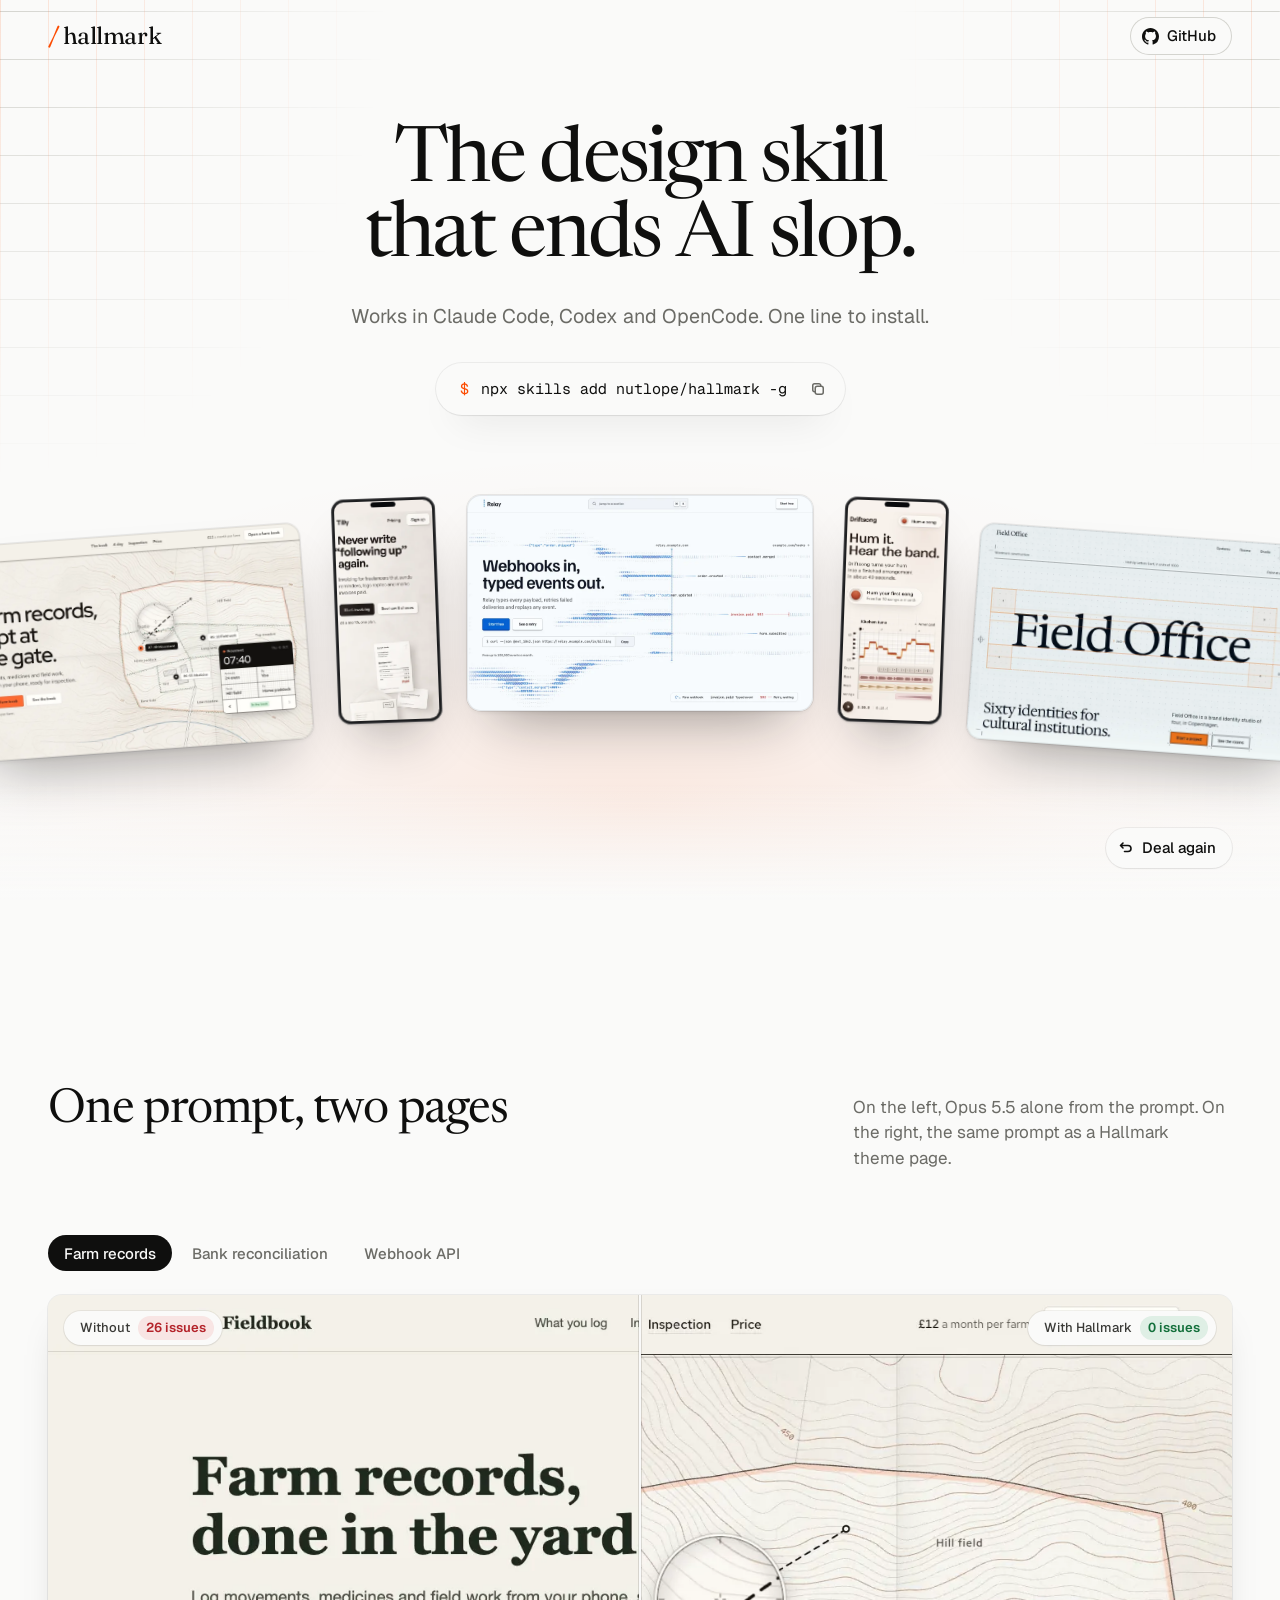
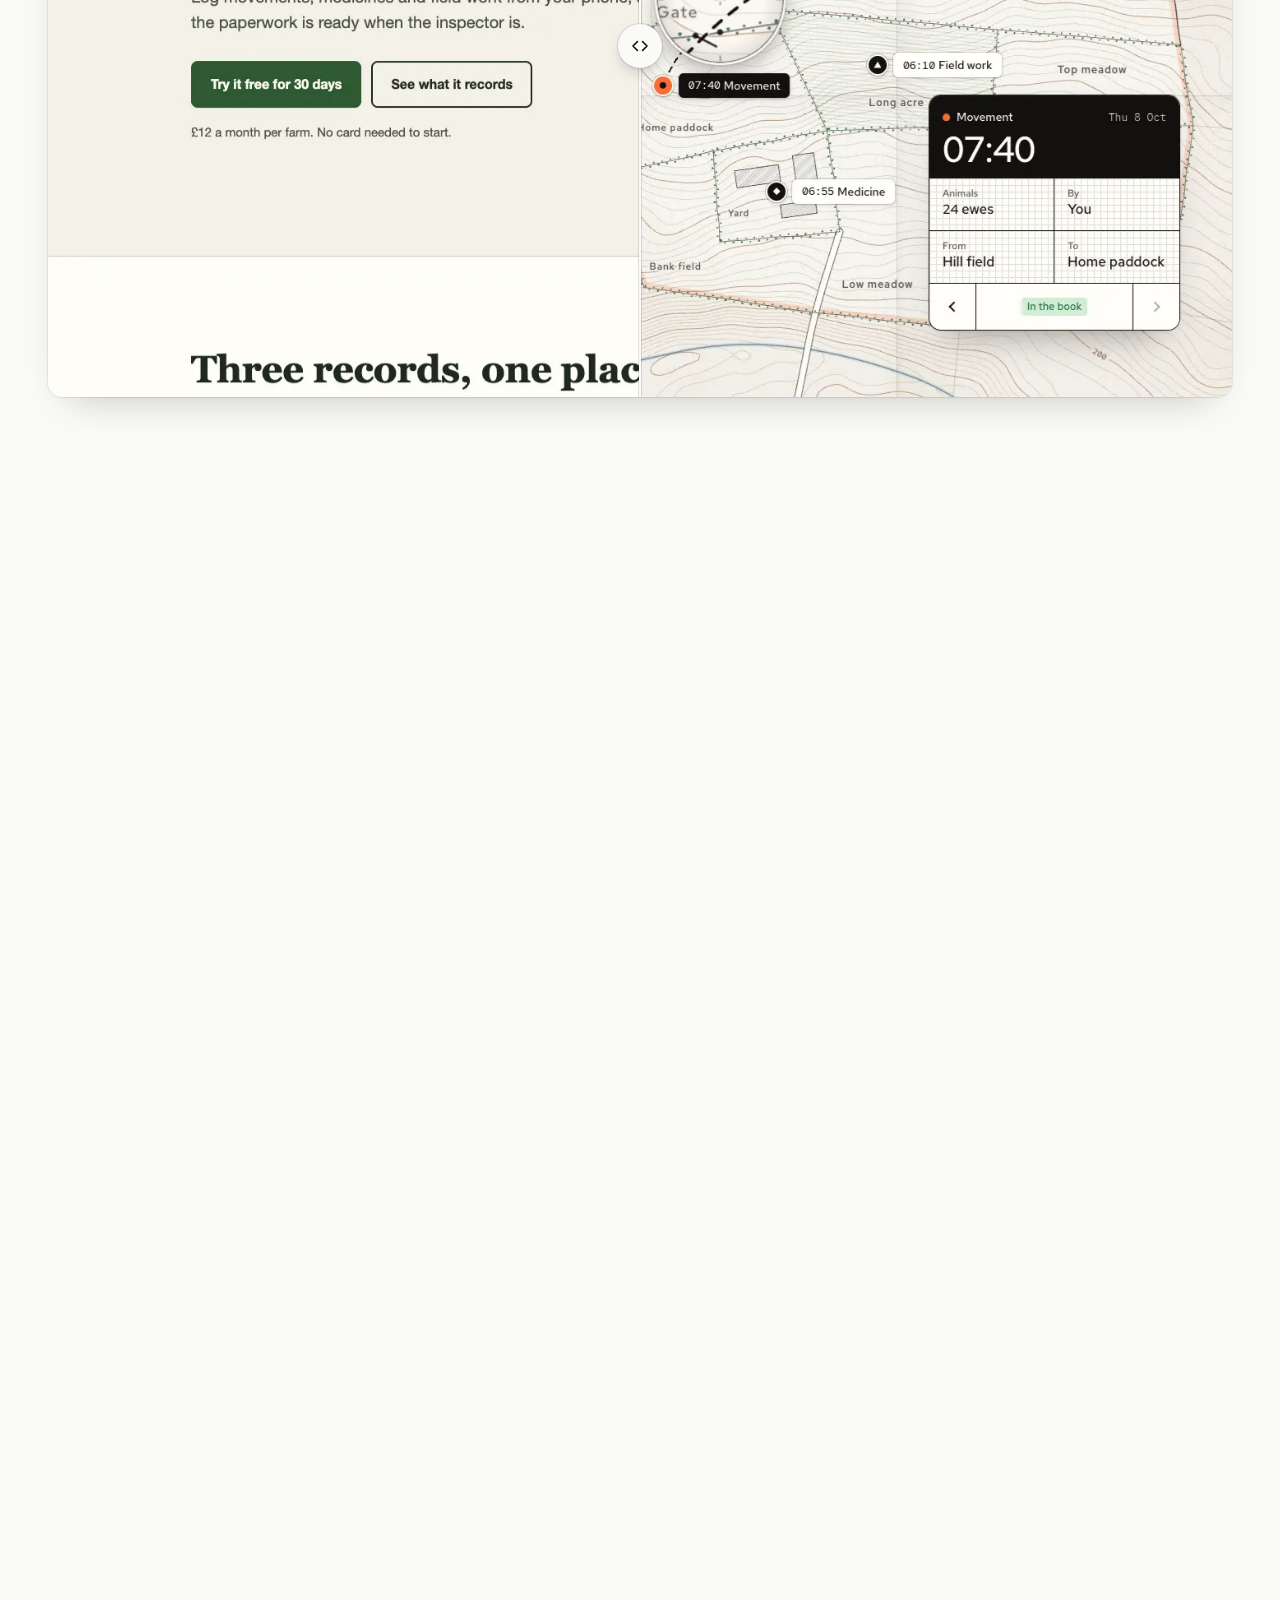
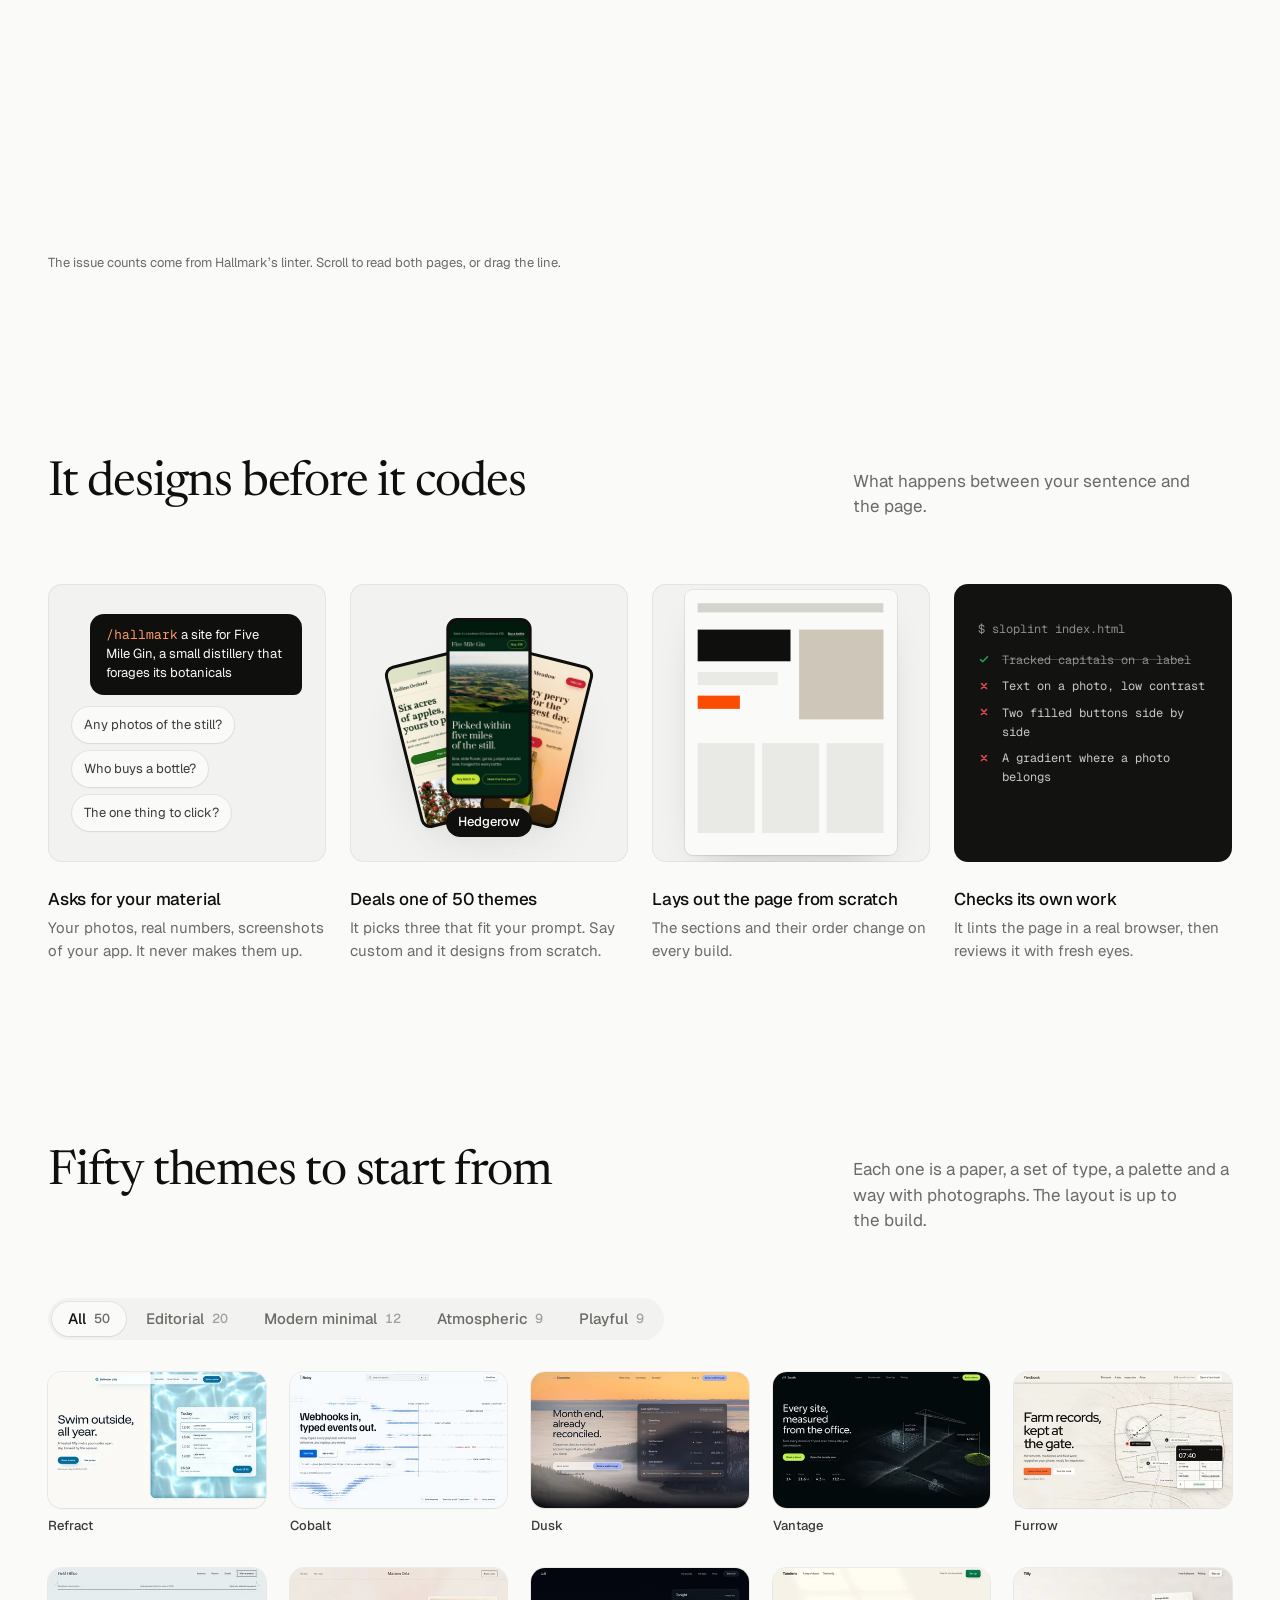
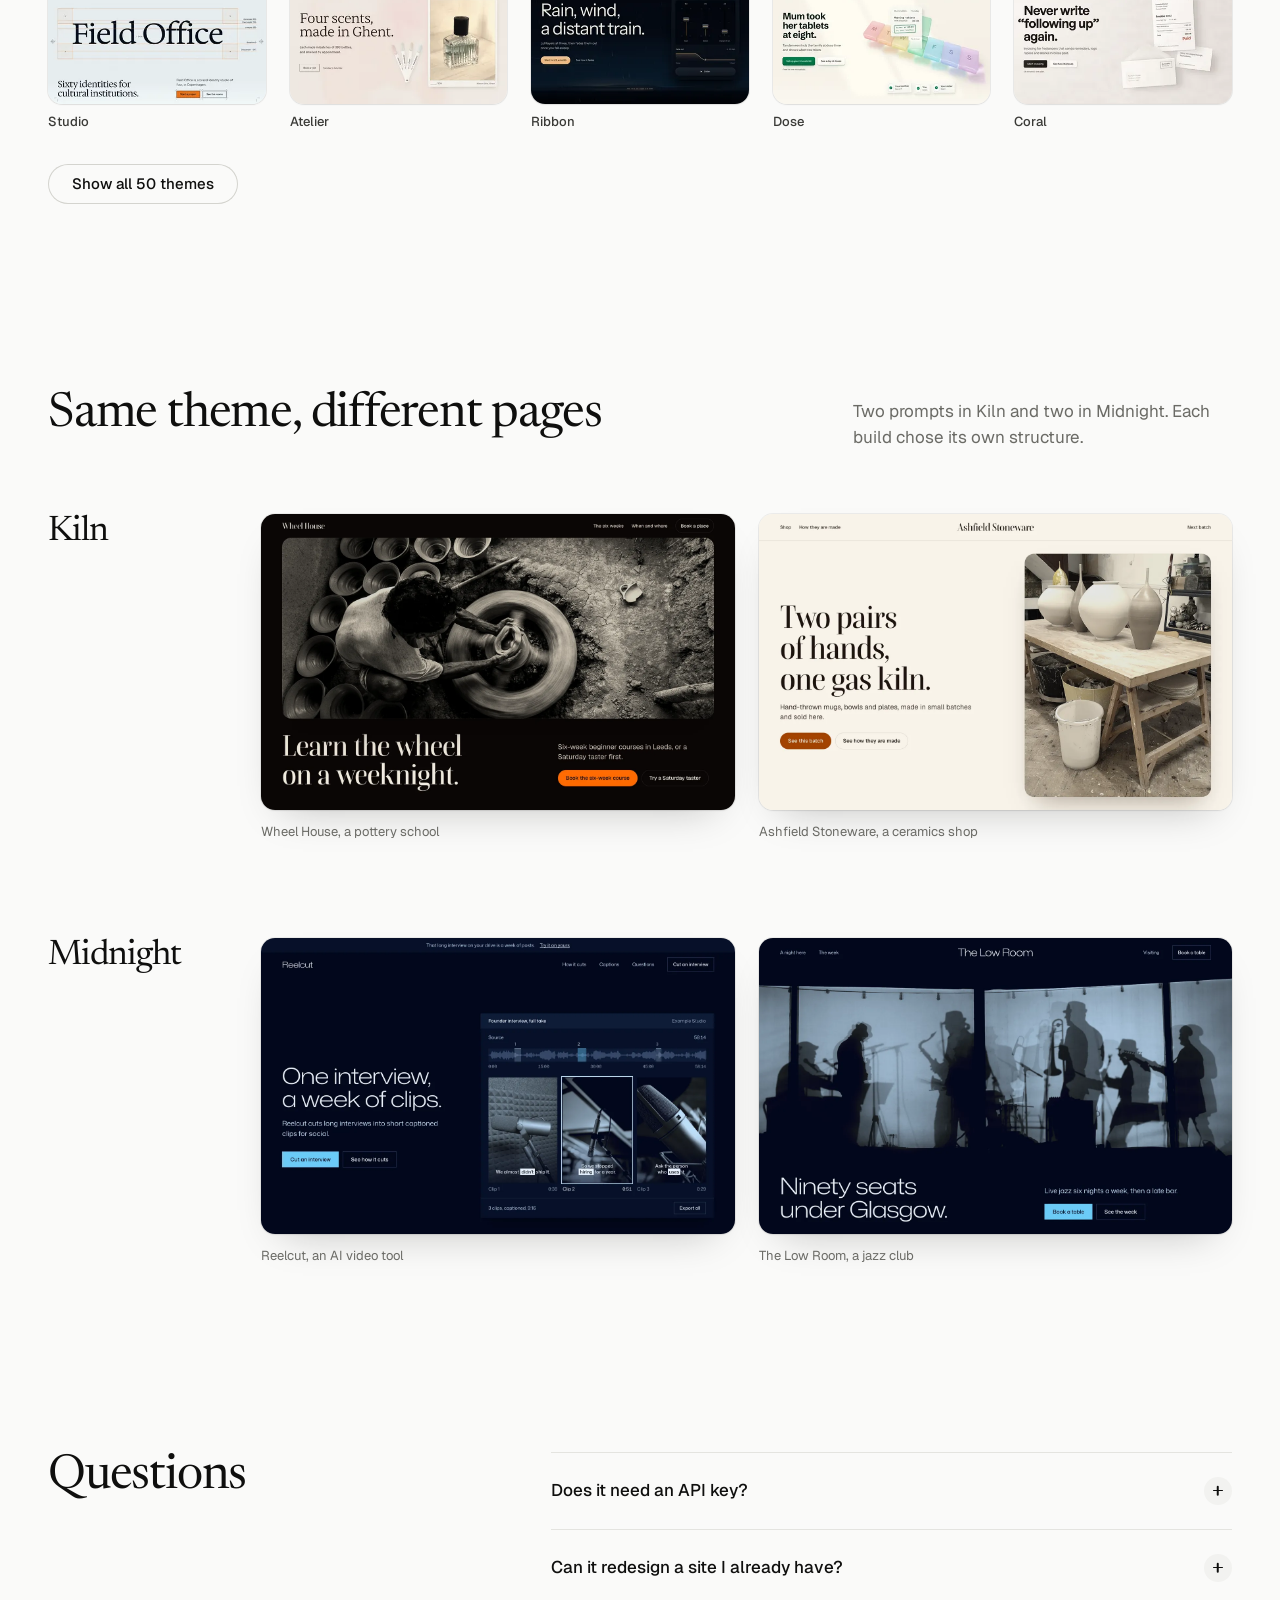
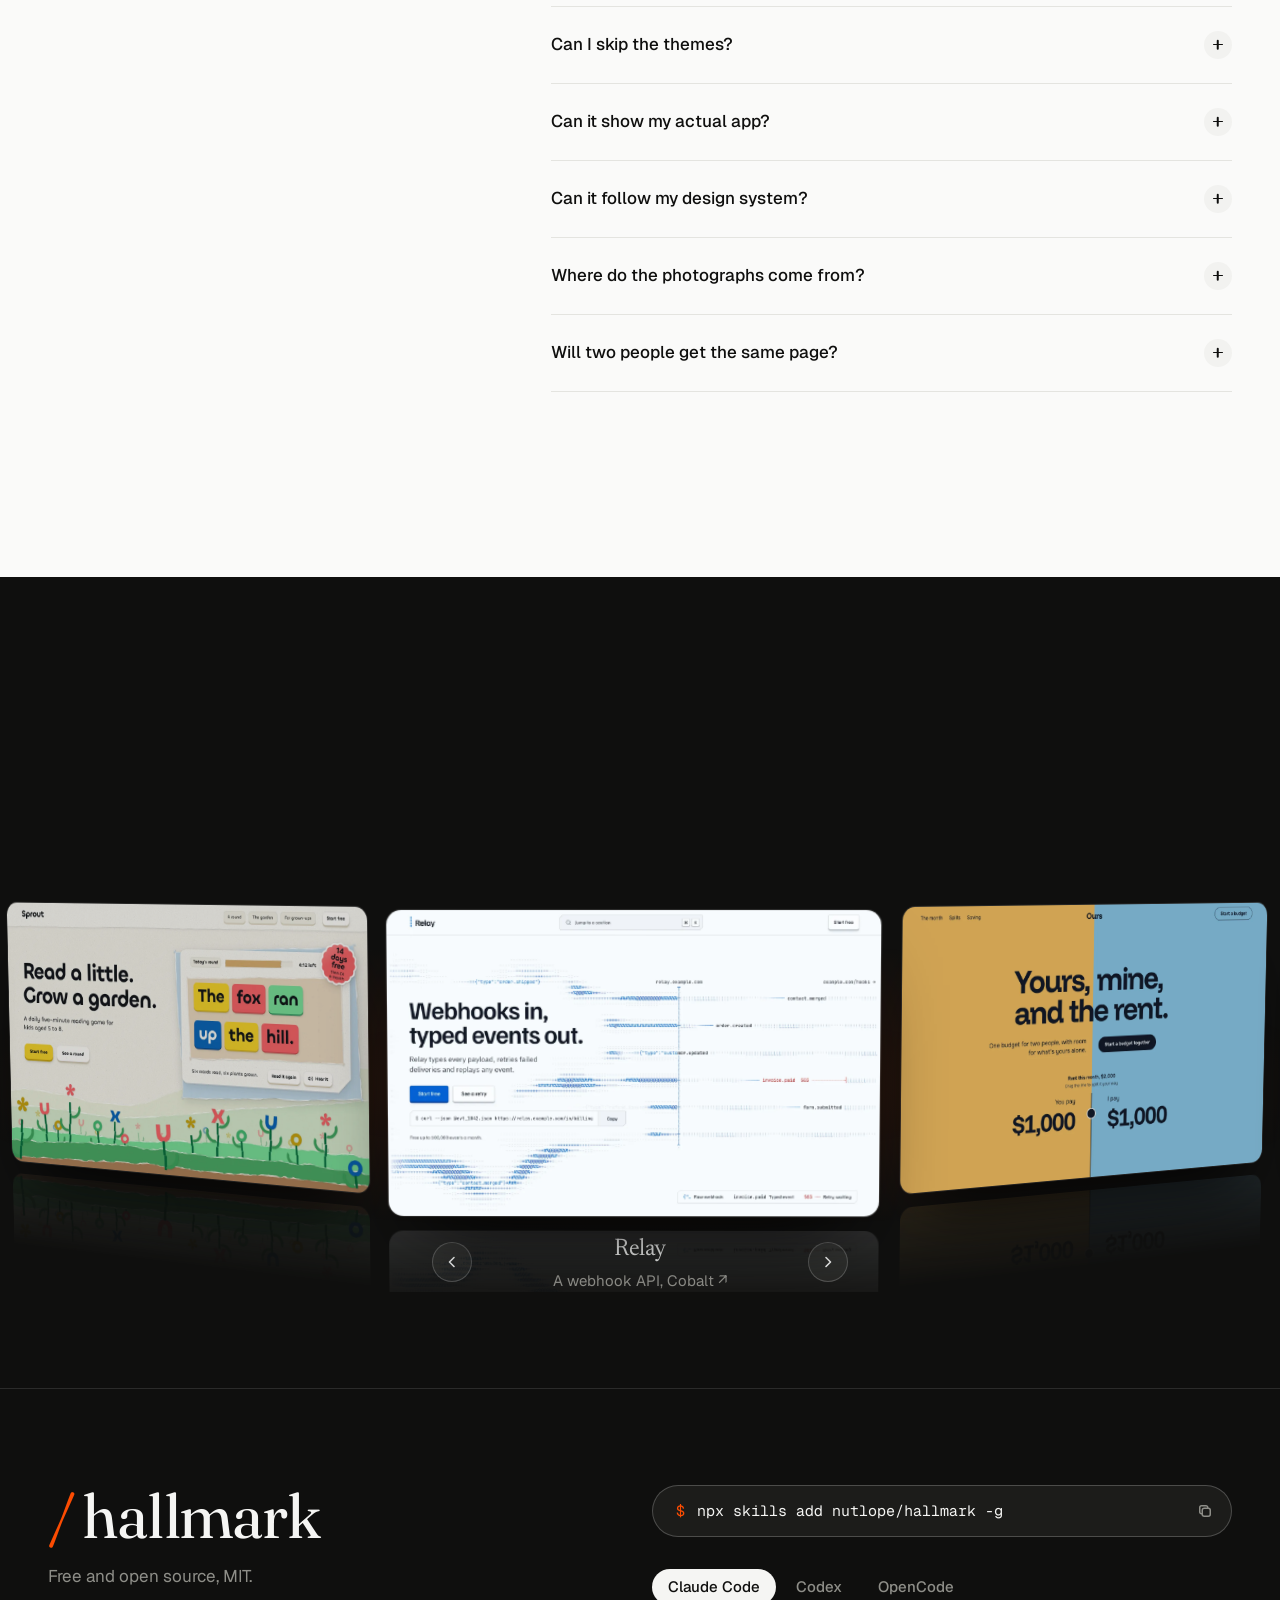
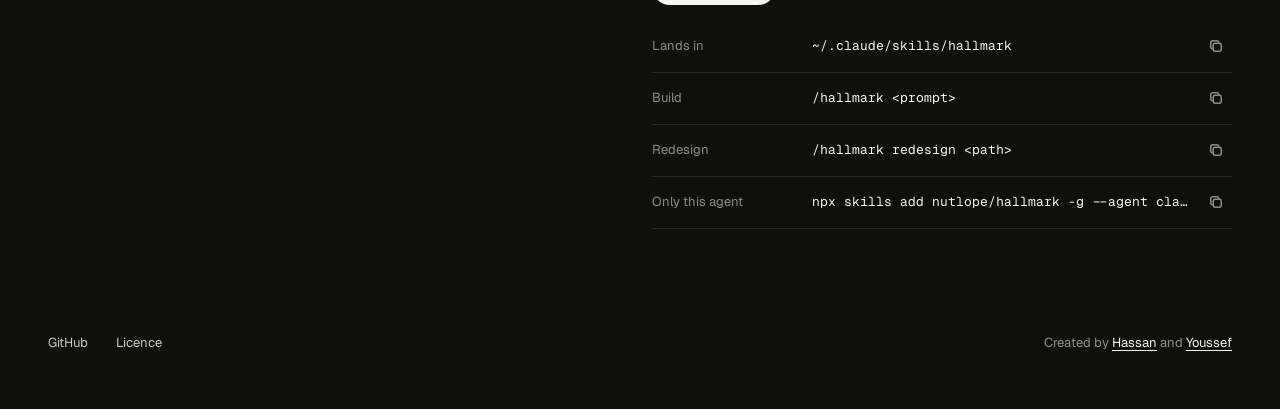
<file: site/index.html>
<!doctype html>
<html lang="en">
<head>
  <meta charset="utf-8">
  <meta name="viewport" content="width=device-width, initial-scale=1, viewport-fit=cover">
  <meta name="color-scheme" content="light">
  <title>Hallmark, design taste for coding agents</title>
  <meta name="description" content="Hallmark is a design skill for Claude Code, Codex, Cursor and OpenCode. It deals one of fifty themes, builds with real photographs and checks its own work.">
  <meta property="og:type" content="website">
  <meta property="og:url" content="https://www.usehallmark.com/">
  <meta property="og:title" content="Hallmark, design taste for coding agents">
  <meta property="og:description" content="A design skill for Claude Code, Codex and OpenCode that ends AI slop.">
  <meta property="og:image" content="https://www.usehallmark.com/OG-hallmark.png?v=20261022-2">
  <meta name="twitter:card" content="summary_large_image">
  <meta property="og:image:width" content="1200">
  <meta property="og:image:height" content="630">
  <meta property="og:image:alt" content="Hallmark: the design skill that ends AI slop, over three theme pages">
  <meta name="twitter:image" content="https://www.usehallmark.com/OG-hallmark.png?v=20261022-2">
  <link rel="icon" href="favicon.ico" sizes="32x32">
  <link rel="icon" type="image/svg+xml" href="favicon.svg">
  <link rel="apple-touch-icon" href="apple-touch-icon.png">
  <link rel="preconnect" href="https://fonts.googleapis.com">
  <link rel="preconnect" href="https://fonts.gstatic.com" crossorigin>
  <link rel="stylesheet" href="https://fonts.googleapis.com/css2?family=Fraunces:opsz,wght@9..144,400..500&family=Newsreader:opsz,wght@6..72,400;6..72,500&family=Geist:wght@400;500;600&family=Geist+Mono:wght@400;500&display=swap">
  <link rel="stylesheet" href="style.css">
  <style>:root { --d-riso-p: oklch(97% 0.011 90); --d-riso-a: oklch(68% 0.235 356); --d-hedgerow-p: oklch(24% 0.052 158); --d-hedgerow-a: oklch(87% 0.19 118); --d-kiln-p: oklch(13% 0.012 40); --d-kiln-a: oklch(70% 0.2 45); --d-halftone-p: oklch(96.2% 0.032 94); --d-halftone-a: oklch(54.5% 0.215 33); --d-midnight-p: oklch(14% 0.048 264); --d-midnight-a: oklch(80% 0.11 230); --d-carnival-p: oklch(92% 0.045 50); --d-carnival-a: oklch(86% 0.18 95); --d-sport-p: oklch(98% 0.005 250); --d-sport-a: oklch(88% 0.200 120); --d-terminal-p: oklch(12.5% 0.012 150); --d-terminal-a: oklch(87% 0.2 142); --d-bloom-p: oklch(97% 0.010 72); --d-bloom-a: oklch(53% 0.145 36); --d-manifesto-p: oklch(13% 0.01 60); --d-manifesto-a: oklch(56% 0.228 28); --d-cobalt-p: oklch(98.6% 0.005 250); --d-cobalt-a: oklch(52% 0.19 258); --d-garden-p: oklch(95.8% 0.024 90); --d-garden-a: oklch(46% 0.135 142); }</style>
  <script>document.documentElement.classList.add('js');</script>
  <script src="js/core.js" defer></script>
  <script src="js/headline.js" defer></script>
  <script src="js/fan.js" defer></script>
  <script src="js/compare.js" defer></script>
  <script src="js/how.js" defer></script>
  <script src="js/themes.js" defer></script>
  <script src="js/wheel.js" defer></script>
</head>
<body>
  <a class="skip" href="#main">Skip to the page</a>

  <header class="nav" data-nav>
    <div class="wrap nav__in">
      <a class="brand" href="#top" aria-label="Hallmark, back to the top"><span class="brand__slash" aria-hidden="true">/</span><span class="brand__name" aria-hidden="true">hallmark</span></a>
      <a class="gh" href="https://github.com/Nutlope/hallmark" data-gh aria-label="Hallmark on GitHub">
        <svg class="gh__mark" viewBox="0 0 16 16" aria-hidden="true"><path fill="currentColor" d="M8 0C3.58 0 0 3.58 0 8c0 3.54 2.29 6.53 5.47 7.59.4.07.55-.17.55-.38 0-.19-.01-.82-.01-1.49-2.01.37-2.53-.49-2.69-.94-.09-.23-.48-.94-.82-1.13-.28-.15-.68-.52-.01-.53.63-.01 1.08.58 1.23.82.72 1.21 1.87.87 2.33.66.07-.52.28-.87.51-1.07-1.78-.2-3.64-.89-3.64-3.95 0-.87.31-1.59.82-2.15-.08-.2-.36-1.02.08-2.12 0 0 .67-.21 2.2.82.64-.18 1.32-.27 2-.27.68 0 1.36.09 2 .27 1.53-1.04 2.2-.82 2.2-.82.44 1.1.16 1.92.08 2.12.51.56.82 1.27.82 2.15 0 3.07-1.87 3.75-3.65 3.95.29.25.54.73.54 1.48 0 1.07-.01 1.93-.01 2.2 0 .21.15.46.55.38A8.013 8.013 0 0 0 16 8c0-4.42-3.58-8-8-8z"/></svg>
        <span class="gh__label">GitHub</span>
        <span class="gh__count" data-gh-count hidden><svg class="gh__star" viewBox="0 0 16 16" aria-hidden="true"><path d="M8 1.6l1.95 3.95 4.36.63-3.15 3.08.74 4.34L8 11.55l-3.9 2.05.74-4.34L1.69 6.18l4.36-.63z"/></svg><span class="gh__n" data-gh-n></span></span>
      </a>
    </div>
  </header>

  <main id="main">

    <section class="hero" id="top" aria-labelledby="hero-title">
      <div class="bg" aria-hidden="true"><span class="guides guides--l"></span><span class="guides guides--r"></span></div>
      <div class="wrap hero__copy">
        <h1 id="hero-title" class="hl" data-hl aria-label="The design skill that ends AI slop."><span class="hl__w hl__the">The</span> <span class="hl__w">design</span> <span class="hl__w">skill</span> <span class="hl__w">that</span> <span class="hl__w">ends</span> <span class="hl__w">AI&nbsp;slop.</span></h1>
        <script>/* the head opens on "A design skill" where there is motion to show the edit (js/headline.js) */(function(){var h=document.querySelector("[data-hl]");if(!h||!h.animate||matchMedia("(prefers-reduced-motion: reduce)").matches)return;var a=document.createElement("span");a.className="hl__w hl__a";a.textContent="A";a.setAttribute("aria-hidden","true");h.querySelector(".hl__the").before(a);h.classList.add("is-a")})();</script>
        <p class="hero__sub">Works in Claude Code, Codex and OpenCode. One line to&nbsp;install.</p>
        <div class="install" data-copy-root>
          <span class="install__caret" aria-hidden="true">$</span>
          <code class="install__cmd" data-copy-text>npx skills add nutlope/hallmark -g</code>
          <button class="copy" type="button" data-copy aria-label="Copy the install command"><svg class="copy__i" viewBox="0 0 16 16" aria-hidden="true"><rect x="5.25" y="5.25" width="8" height="8" rx="2"/><path d="M10.75 5.25V4.5a1.75 1.75 0 0 0-1.75-1.75H4.5A1.75 1.75 0 0 0 2.75 4.5V9a1.75 1.75 0 0 0 1.75 1.75h.75"/></svg><svg class="copy__ok" viewBox="0 0 16 16" aria-hidden="true"><path d="M3.5 8.5l3 3 6-7"/></svg></button>
        </div>
      </div>
      <div class="fan" data-fan>
        <div class="fan__hand" data-fan-hand>
          <a class="card card--desk" href="themes/atelier/" data-slug="atelier" data-kind="desk" style="--i:0"><img src="assets/desk/atelier.webp" width="960" height="600" alt="A desktop page in the Atelier theme"><span class="card__name">Atelier</span></a>
          <a class="card card--desk" href="themes/furrow/" data-slug="furrow" data-kind="desk" style="--i:1"><img src="assets/desk/furrow.webp" width="960" height="600" alt="A desktop page in the Furrow theme"><span class="card__name">Furrow</span></a>
          <a class="card card--desk" href="themes/cobalt/" data-slug="cobalt" data-kind="desk" style="--i:2"><img src="assets/desk/cobalt.webp" width="960" height="600" alt="A desktop page in the Cobalt theme" fetchpriority="high"><span class="card__name">Cobalt</span></a>
          <a class="card card--desk" href="themes/studio/" data-slug="studio" data-kind="desk" style="--i:3"><img src="assets/desk/studio.webp" width="960" height="600" alt="A desktop page in the Studio theme"><span class="card__name">Studio</span></a>
          <a class="card card--desk" href="themes/ribbon/" data-slug="ribbon" data-kind="desk" style="--i:4"><img src="assets/desk/ribbon.webp" width="960" height="600" alt="A desktop page in the Ribbon theme"><span class="card__name">Ribbon</span></a>
          <a class="card card--phone" href="themes/dose/" data-slug="dose" data-kind="phone" style="--i:0"><img src="assets/phone/dose.webp" width="360" height="780" alt="A phone page in the Dose theme"><span class="card__name">Dose</span></a>
          <a class="card card--phone" href="themes/coral/" data-slug="coral" data-kind="phone" style="--i:1"><img src="assets/phone/coral.webp" width="360" height="780" alt="A phone page in the Coral theme"><span class="card__name">Coral</span></a>
          <a class="card card--phone" href="themes/bloom/" data-slug="bloom" data-kind="phone" style="--i:2"><img src="assets/phone/bloom.webp" width="360" height="780" alt="A phone page in the Bloom theme"><span class="card__name">Bloom</span></a>
          <a class="card card--phone" href="themes/furrow/" data-slug="furrow" data-kind="phone" style="--i:3"><img src="assets/phone/furrow.webp" width="360" height="780" alt="A phone page in the Furrow theme"><span class="card__name">Furrow</span></a>
        </div>
        <button class="fan__deal" type="button" data-fan-deal><svg viewBox="0 0 16 16" aria-hidden="true"><path d="M2.5 5.5h7.5a3 3 0 0 1 0 6H6.5M2.5 5.5L5 3M2.5 5.5L5 8"/></svg><span>Deal again</span></button>
        <script type="application/json" data-fan-pool>[{"slug":"almanac","name":"Almanac","p":["oklch(84% 0.012 245)","oklch(16% 0.020 245)","oklch(45% 0.180 350)"]},{"slug":"arcade","name":"Arcade","p":["oklch(14% 0.04 312)","oklch(95% 0.014 315)","oklch(66% 0.215 40)"]},{"slug":"atelier","name":"Atelier","p":["oklch(94.5% 0.010 76)","oklch(19% 0.024 52)","oklch(41% 0.075 248)"]},{"slug":"bloom","name":"Bloom","p":["oklch(97% 0.010 72)","oklch(21% 0.024 40)","oklch(53% 0.145 36)"]},{"slug":"blueprint","name":"Blueprint","p":["oklch(35% 0.105 256)","oklch(97% 0.012 240)","oklch(97% 0.012 240)"]},{"slug":"broadside","name":"Broadside","p":["oklch(92% 0.028 88)","oklch(18% 0.01 50)","oklch(53% 0.19 33)"]},{"slug":"brutal","name":"Brutal","p":["oklch(97.5% 0.006 95)","oklch(10% 0.006 95)","oklch(90% 0.19 105)"]},{"slug":"carnival","name":"Carnival","p":["oklch(92% 0.045 50)","oklch(18% 0.080 20)","oklch(86% 0.18 95)"]},{"slug":"cobalt","name":"Cobalt","p":["oklch(98.6% 0.005 250)","oklch(21% 0.028 262)","oklch(52% 0.19 258)"]},{"slug":"console","name":"Console","p":["oklch(17% 0.008 250)","oklch(95% 0.005 250)","oklch(82% 0.15 80)"]},{"slug":"coral","name":"Coral","p":["oklch(97% 0.006 55)","oklch(21% 0.012 38)","oklch(74% 0.125 30)"]},{"slug":"darkroom","name":"Darkroom","p":["oklch(12.5% 0.008 55)","oklch(92% 0.012 78)","oklch(73% 0.15 58)"]},{"slug":"dose","name":"Dose","p":["oklch(97.6% 0.011 88)","oklch(21% 0.025 170)","oklch(50% 0.13 160)"]},{"slug":"dusk","name":"Dusk","p":["oklch(17.5% 0.014 268)","oklch(96% 0.006 75)","oklch(77% 0.10 274)"]},{"slug":"editorial","name":"Editorial","p":["oklch(97% 0.007 86)","oklch(16% 0.012 280)","oklch(49% 0.130 152)"]},{"slug":"formwork","name":"Formwork","p":["oklch(74% 0.008 80)","oklch(18% 0.005 270)","oklch(66% 0.21 38)"]},{"slug":"furrow","name":"Furrow","p":["oklch(96% 0.011 85)","oklch(18% 0.006 60)","oklch(70% 0.19 40)"]},{"slug":"garden","name":"Garden","p":["oklch(95.8% 0.024 90)","oklch(23% 0.050 152)","oklch(46% 0.135 142)"]},{"slug":"grid","name":"Grid","p":["oklch(97.5% 0.005 90)","oklch(19% 0.022 266)","oklch(44% 0.2 266)"]},{"slug":"halftone","name":"Halftone","p":["oklch(96.2% 0.032 94)","oklch(23% 0.040 38)","oklch(54.5% 0.215 33)"]},{"slug":"hedgerow","name":"Hedgerow","p":["oklch(24% 0.052 158)","oklch(93% 0.022 88)","oklch(87% 0.19 118)"]},{"slug":"hum","name":"Hum","p":["oklch(97% 0.012 95)","oklch(20% 0.014 255)","oklch(87% 0.175 96)"]},{"slug":"ink","name":"Ink","p":["oklch(99.5% 0.003 100)","oklch(16% 0 0)","oklch(50% 0.095 188)"]},{"slug":"kiln","name":"Kiln","p":["oklch(13% 0.012 40)","oklch(94% 0.02 80)","oklch(70% 0.2 45)"]},{"slug":"loom","name":"Loom","p":["oklch(95.5% 0.014 85)","oklch(21% 0.012 60)","oklch(34% 0.115 267)"]},{"slug":"lumen","name":"Lumen","p":["oklch(12.5% 0.027 290)","oklch(96% 0.01 300)","oklch(80% 0.15 62)"]},{"slug":"manifesto","name":"Manifesto","p":["oklch(13% 0.01 60)","oklch(95% 0.014 85)","oklch(56% 0.228 28)"]},{"slug":"midnight","name":"Midnight","p":["oklch(14% 0.048 264)","oklch(95% 0.016 250)","oklch(80% 0.11 230)"]},{"slug":"newsprint","name":"Newsprint","p":["oklch(94% 0.011 92)","oklch(17% 0.012 60)","oklch(44% 0.13 32)"]},{"slug":"overprint","name":"Overprint","p":["oklch(91.5% 0.014 92)","oklch(17% 0.008 60)","oklch(65% 0.12 212)"]},{"slug":"pasteup","name":"Paste-up","p":["oklch(73% 0.068 70)","oklch(17% 0.01 60)","oklch(93% 0.2 112)"]},{"slug":"piste","name":"Piste","p":["oklch(98.5% 0.005 260)","oklch(16% 0.012 260)","oklch(52% 0.25 265)"]},{"slug":"refract","name":"Refract","p":["oklch(98.2% 0.006 95)","oklch(23% 0.035 245)","oklch(50% 0.12 234)"]},{"slug":"ribbon","name":"Ribbon","p":["oklch(98.2% 0.008 82)","oklch(18% 0.006 80)","oklch(44% 0.075 190)"]},{"slug":"rim","name":"Rim","p":["oklch(9% 0.008 75)","oklch(94% 0.010 80)","oklch(72% 0.17 45)"]},{"slug":"riso","name":"Riso","p":["oklch(97% 0.011 90)","oklch(40% 0.165 265)","oklch(68% 0.235 356)"]},{"slug":"solstice","name":"Solstice","p":["oklch(94% 0.03 80)","oklch(27% 0.05 50)","oklch(54% 0.20 24)"]},{"slug":"specimen","name":"Specimen","p":["oklch(96.5% 0.016 82)","oklch(17% 0.012 60)","oklch(45% 0.18 262)"]},{"slug":"spore","name":"Spore","p":["oklch(15% 0.012 60)","oklch(93% 0.022 85)","oklch(77% 0.09 30)"]},{"slug":"sport","name":"Sport","p":["oklch(98% 0.005 250)","oklch(16% 0.080 260)","oklch(88% 0.200 120)"]},{"slug":"squeeze","name":"Squeeze","p":["oklch(41% 0.100 154)","oklch(99% 0.005 90)","oklch(83% 0.115 56)"]},{"slug":"sticker","name":"Sticker","p":["oklch(95.7% 0.013 82)","oklch(21% 0.011 81)","oklch(56% 0.225 2)"]},{"slug":"studio","name":"Studio","p":["oklch(97.2% 0.006 215)","oklch(16% 0.032 250)","oklch(68% 0.172 50)"]},{"slug":"terminal","name":"Terminal","p":["oklch(12.5% 0.012 150)","oklch(94% 0.03 140)","oklch(87% 0.2 142)"]},{"slug":"terrazzo","name":"Terrazzo","p":["oklch(96% 0.009 82)","oklch(16% 0.006 60)","oklch(53% 0.15 38)"]},{"slug":"ultraviolet","name":"Ultraviolet","p":["oklch(95% 0.02 300)","oklch(18% 0.02 300)","oklch(50% 0.25 290)"]},{"slug":"vantage","name":"Vantage","p":["oklch(13.5% 0.012 235)","oklch(95% 0.006 230)","oklch(89% 0.19 126)"]},{"slug":"vellum","name":"Vellum","p":["oklch(94% 0.024 82)","oklch(23% 0.025 55)","oklch(43% 0.17 268)"]},{"slug":"wayfind","name":"Wayfind","p":["oklch(95.5% 0.006 250)","oklch(16% 0.014 262)","oklch(51% 0.22 264)"]},{"slug":"werkstatt","name":"Werkstatt","p":["oklch(84% 0.024 82)","oklch(18% 0.008 60)","oklch(46% 0.2 264)"]}]</script>
      </div>
    </section>

    <section class="sec" id="compare" aria-labelledby="cmp-title">
      <div class="wrap">
        <div class="head">
          <h2 id="cmp-title">One prompt, two pages</h2>
          <p class="head__sub">On the left, Opus 5.5 alone from the prompt. On the right, the same prompt as a Hallmark theme&nbsp;page.</p>
        </div>
        <div class="cmp-tabs" role="tablist" aria-label="Prompts" data-cmp-tabs>
          <button class="pill" role="tab" type="button" aria-selected="true" aria-controls="cmp-stage" data-pair="0">Farm records</button>
          <button class="pill" role="tab" type="button" aria-selected="false" tabindex="-1" aria-controls="cmp-stage" data-pair="1">Bank reconciliation</button>
          <button class="pill" role="tab" type="button" aria-selected="false" tabindex="-1" aria-controls="cmp-stage" data-pair="2">Webhook API</button>
        </div>
        <div class="cmp-pin" data-cmp-pin>
        <div class="cmp" id="cmp-stage" role="tabpanel" data-cmp style="--at: 50%">
          <div class="cmp__scroll" data-cmp-scroll>
            <div class="cmp__space" data-cmp-space>
              <div class="cmp__view">
                <img class="cmp__img" data-cmp-bare src="assets/cmp/fieldbook-bare-full.webp" width="1440" height="3748" alt="Without Hallmark: the whole page Opus 5.5 built from the prompt alone." draggable="false">
                <div class="cmp__top"><img class="cmp__img" data-cmp-hm src="assets/cmp/fieldbook-hallmark-full.webp" width="1440" height="5713" alt="With Hallmark: the whole theme page for the same prompt." draggable="false"></div>
              </div>
            </div>
          </div>
          <p class="chip chip--l" aria-hidden="true">Without <b data-f-bare>26 issues</b></p>
          <p class="chip chip--r" aria-hidden="true">With Hallmark <b data-f-hm>0 issues</b></p>
          <div class="cmp__line" aria-hidden="true"></div>
          <div class="cmp__handle" role="slider" tabindex="0" aria-label="Divider between the two pages" aria-valuemin="0" aria-valuemax="100" aria-valuenow="50" aria-valuetext="50 percent" data-cmp-handle>
            <svg viewBox="0 0 20 20" aria-hidden="true"><path d="M7.5 5.5 3 10l4.5 4.5M12.5 5.5 17 10l-4.5 4.5"/></svg>
          </div>
        </div>
        </div>
        <p class="cmp-note" data-cmp-note>The issue counts come from Hallmark’s linter. Scroll to read both pages, or drag the line.</p>
        <script type="application/json" data-cmp-data>[{"id":"fieldbook","label":"Farm records","bareH":3748,"hmH":5713,"bare":26,"hm":0},{"id":"closewise","label":"Bank reconciliation","bareH":4335,"hmH":4097,"bare":11,"hm":0},{"id":"relay","label":"Webhook API","bareH":4049,"hmH":4984,"bare":18,"hm":0}]</script>
      </div>
    </section>

    <section class="sec" id="how" aria-labelledby="how-title">
      <div class="wrap">
        <div class="head">
          <h2 id="how-title">It designs before it&nbsp;codes</h2>
          <p class="head__sub">What happens between your sentence and the&nbsp;page.</p>
        </div>
        <ol class="how" data-how>
          <li class="how__step">
            <div class="how__art how__art--ask" aria-hidden="true">
              <p class="ask__me"><span class="ask__cmd">/hallmark</span> a site for Five Mile Gin, a small distillery that forages its&nbsp;botanicals</p>
              <ul class="ask__qs">
                <li>Any photos of the still?</li>
                <li>Who buys a bottle?</li>
                <li>The one thing to click?</li>
              </ul>
            </div>
            <h3>Asks for your material</h3>
            <p>Your photos, real numbers, screenshots of your app. It never makes them&nbsp;up.</p>
          </li>
          <li class="how__step">
            <div class="how__art how__art--deal" aria-hidden="true">
              <img class="deal__c deal__c--1" src="assets/phone/garden.webp" width="360" height="780" alt="" loading="lazy">
              <img class="deal__c deal__c--3" src="assets/phone/solstice.webp" width="360" height="780" alt="" loading="lazy">
              <img class="deal__c deal__c--2" src="assets/phone/hedgerow.webp" width="360" height="780" alt="" loading="lazy">
              <span class="deal__tag">Hedgerow</span>
            </div>
            <h3>Deals one of 50 themes</h3>
            <p>It picks three that fit your prompt. Say custom and it designs from&nbsp;scratch.</p>
          </li>
          <li class="how__step">
            <div class="how__art how__art--draw" aria-hidden="true">
              <div class="wire" data-wire>
                <i class="w-nav"></i><i class="w-h1"></i><i class="w-p"></i><i class="w-btn"></i><i class="w-pic"></i><i class="w-a"></i><i class="w-b"></i><i class="w-c"></i>
              </div>
            </div>
            <h3>Lays out the page from scratch</h3>
            <p>The sections and their order change on every&nbsp;build.</p>
          </li>
          <li class="how__step">
            <div class="how__art how__art--lint" aria-hidden="true">
              <p class="lint__cmd">$ sloplint index.html</p>
              <ul class="lint__list">
                <li>Tracked capitals on a label</li>
                <li>Text on a photo, low contrast</li>
                <li>Two filled buttons side by side</li>
                <li>A gradient where a photo belongs</li>
              </ul>
              <p class="lint__ok">0 fail, 0 warn</p>
            </div>
            <h3>Checks its own work</h3>
            <p>It lints the page in a real browser, then reviews it with fresh&nbsp;eyes.</p>
          </li>
        </ol>
      </div>
    </section>

    <section class="sec" id="themes" aria-labelledby="themes-title">
      <div class="wrap">
        <div class="head">
          <h2 id="themes-title">Fifty themes to start&nbsp;from</h2>
          <p class="head__sub">Each one is a paper, a set of type, a palette and a way with photographs. The layout is up to the&nbsp;build.</p>
        </div>
        <div class="th-bar">
          <div class="seg" role="group" aria-label="Filter themes by genre" data-th-filter>
            <button type="button" class="pill" aria-pressed="true" data-genre="all">All <span class="pill__n">50</span></button>
            <button type="button" class="pill" aria-pressed="false" data-genre="editorial">Editorial <span class="pill__n">20</span></button>
            <button type="button" class="pill" aria-pressed="false" data-genre="modern-minimal">Modern minimal <span class="pill__n">12</span></button>
            <button type="button" class="pill" aria-pressed="false" data-genre="atmospheric">Atmospheric <span class="pill__n">9</span></button>
            <button type="button" class="pill" aria-pressed="false" data-genre="playful">Playful <span class="pill__n">9</span></button>
          </div>
        </div>
        <ul class="th-grid" data-th-grid>
          <li class="th" data-genre="atmospheric"><a class="th__link" href="themes/refract/" data-slug="refract" data-name="Refract" data-mat="Sun on white plaster, water light moving across it." data-genre-name="Atmospheric"><span class="th__shot"><img src="assets/themes/refract.webp" width="400" height="250" alt="" loading="lazy"></span><span class="th__name">Refract</span></a></li>
          <li class="th" data-genre="modern-minimal"><a class="th__link" href="themes/cobalt/" data-slug="cobalt" data-name="Cobalt" data-mat="A clean developer tool with one electric blue." data-genre-name="Modern minimal"><span class="th__shot"><img src="assets/themes/cobalt.webp" width="400" height="250" alt="" loading="lazy"></span><span class="th__name">Cobalt</span></a></li>
          <li class="th" data-genre="modern-minimal"><a class="th__link" href="themes/dusk/" data-slug="dusk" data-name="Dusk" data-mat="Fog at dusk, slate below, the product in smoked glass." data-genre-name="Modern minimal"><span class="th__shot"><img src="assets/themes/dusk.webp" width="400" height="250" alt="" loading="lazy"></span><span class="th__name">Dusk</span></a></li>
          <li class="th" data-genre="modern-minimal"><a class="th__link" href="themes/vantage/" data-slug="vantage" data-name="Vantage" data-mat="A scan at night, every point measured and swept." data-genre-name="Modern minimal"><span class="th__shot"><img src="assets/themes/vantage.webp" width="400" height="250" alt="" loading="lazy"></span><span class="th__name">Vantage</span></a></li>
          <li class="th" data-genre="modern-minimal"><a class="th__link" href="themes/furrow/" data-slug="furrow" data-name="Furrow" data-mat="A practical farm office on warm paper, with one tangerine." data-genre-name="Modern minimal"><span class="th__shot"><img src="assets/themes/furrow.webp" width="400" height="250" alt="" loading="lazy"></span><span class="th__name">Furrow</span></a></li>
          <li class="th" data-genre="editorial"><a class="th__link" href="themes/studio/" data-slug="studio" data-name="Studio" data-mat="A design studio&#x27;s white wall, the work in true colour." data-genre-name="Editorial"><span class="th__shot"><img src="assets/themes/studio.webp" width="400" height="250" alt="" loading="lazy"></span><span class="th__name">Studio</span></a></li>
          <li class="th" data-genre="editorial"><a class="th__link" href="themes/atelier/" data-slug="atelier" data-name="Atelier" data-mat="A quiet studio in warm daylight, limewash and umber." data-genre-name="Editorial"><span class="th__shot"><img src="assets/themes/atelier.webp" width="400" height="250" alt="" loading="lazy"></span><span class="th__name">Atelier</span></a></li>
          <li class="th" data-genre="atmospheric"><a class="th__link" href="themes/ribbon/" data-slug="ribbon" data-name="Ribbon" data-mat="A quiet night, machined faders and one lit pill." data-genre-name="Atmospheric"><span class="th__shot"><img src="assets/themes/ribbon.webp" width="400" height="250" alt="" loading="lazy"></span><span class="th__name">Ribbon</span></a></li>
          <li class="th" data-genre="modern-minimal"><a class="th__link" href="themes/dose/" data-slug="dose" data-name="Dose" data-mat="A clinic-clean app with a pale green tint." data-genre-name="Modern minimal"><span class="th__shot"><img src="assets/themes/dose.webp" width="400" height="250" alt="" loading="lazy"></span><span class="th__name">Dose</span></a></li>
          <li class="th" data-genre="modern-minimal"><a class="th__link" href="themes/coral/" data-slug="coral" data-name="Coral" data-mat="A calm app on warm grey, with one coral signal." data-genre-name="Modern minimal"><span class="th__shot"><img src="assets/themes/coral.webp" width="400" height="250" alt="" loading="lazy"></span><span class="th__name">Coral</span></a></li>
          <li class="th" data-genre="editorial"><a class="th__link" href="themes/almanac/" data-slug="almanac" data-name="Almanac" data-mat="A reference book on slate paper, exact to the decimal." data-genre-name="Editorial"><span class="th__shot"><img src="assets/themes/almanac.webp" width="400" height="250" alt="" loading="lazy"></span><span class="th__name">Almanac</span></a></li>
          <li class="th" data-genre="playful"><a class="th__link" href="themes/arcade/" data-slug="arcade" data-name="Arcade" data-mat="An after-hours arcade cabinet, loud and lit." data-genre-name="Playful"><span class="th__shot"><img src="assets/themes/arcade.webp" width="400" height="250" alt="" loading="lazy"></span><span class="th__name">Arcade</span></a></li>
          <li class="th" data-genre="atmospheric"><a class="th__link" href="themes/bloom/" data-slug="bloom" data-name="Bloom" data-mat="Soft paper warmed by two terracotta glows." data-genre-name="Atmospheric"><span class="th__shot"><img src="assets/themes/bloom.webp" width="400" height="250" alt="" loading="lazy"></span><span class="th__name">Bloom</span></a></li>
          <li class="th" data-genre="modern-minimal"><a class="th__link" href="themes/blueprint/" data-slug="blueprint" data-name="Blueprint" data-mat="A drawing office sheet in Prussian blue and white line." data-genre-name="Modern minimal"><span class="th__shot"><img src="assets/themes/blueprint.webp" width="400" height="250" alt="" loading="lazy"></span><span class="th__name">Blueprint</span></a></li>
          <li class="th" data-genre="editorial"><a class="th__link" href="themes/broadside/" data-slug="broadside" data-name="Broadside" data-mat="A wood-type poster pulled on buff stock." data-genre-name="Editorial"><span class="th__shot"><img src="assets/themes/broadside.webp" width="400" height="250" alt="" loading="lazy"></span><span class="th__name">Broadside</span></a></li>
          <li class="th" data-genre="editorial"><a class="th__link" href="themes/brutal/" data-slug="brutal" data-name="Brutal" data-mat="Black rules, hard fills and one acid yellow." data-genre-name="Editorial"><span class="th__shot"><img src="assets/themes/brutal.webp" width="400" height="250" alt="" loading="lazy"></span><span class="th__name">Brutal</span></a></li>
          <li class="th" data-genre="editorial"><a class="th__link" href="themes/carnival/" data-slug="carnival" data-name="Carnival" data-mat="A fairground bill with two colours fighting for it." data-genre-name="Editorial"><span class="th__shot"><img src="assets/themes/carnival.webp" width="400" height="250" alt="" loading="lazy"></span><span class="th__name">Carnival</span></a></li>
          <li class="th" data-genre="modern-minimal"><a class="th__link" href="themes/console/" data-slug="console" data-name="Console" data-mat="Graphite panels for software that runs all day." data-genre-name="Modern minimal"><span class="th__shot"><img src="assets/themes/console.webp" width="400" height="250" alt="" loading="lazy"></span><span class="th__name">Console</span></a></li>
          <li class="th" data-genre="atmospheric"><a class="th__link" href="themes/darkroom/" data-slug="darkroom" data-name="Darkroom" data-mat="Black and white prints on a near-black wall." data-genre-name="Atmospheric"><span class="th__shot"><img src="assets/themes/darkroom.webp" width="400" height="250" alt="" loading="lazy"></span><span class="th__name">Darkroom</span></a></li>
          <li class="th" data-genre="editorial"><a class="th__link" href="themes/editorial/" data-slug="editorial" data-name="Editorial" data-mat="A magazine spread in black ink on uncoated stock." data-genre-name="Editorial"><span class="th__shot"><img src="assets/themes/editorial.webp" width="400" height="250" alt="" loading="lazy"></span><span class="th__name">Editorial</span></a></li>
          <li class="th" data-genre="editorial"><a class="th__link" href="themes/formwork/" data-slug="formwork" data-name="Formwork" data-mat="Cast concrete, hard shadows and black-and-white photographs." data-genre-name="Editorial"><span class="th__shot"><img src="assets/themes/formwork.webp" width="400" height="250" alt="" loading="lazy"></span><span class="th__name">Formwork</span></a></li>
          <li class="th" data-genre="editorial"><a class="th__link" href="themes/garden/" data-slug="garden" data-name="Garden" data-mat="Oat paper, deep green ink and daylight." data-genre-name="Editorial"><span class="th__shot"><img src="assets/themes/garden.webp" width="400" height="250" alt="" loading="lazy"></span><span class="th__name">Garden</span></a></li>
          <li class="th" data-genre="editorial"><a class="th__link" href="themes/grid/" data-slug="grid" data-name="Grid" data-mat="Swiss columns, ultramarine fields and one red mark." data-genre-name="Editorial"><span class="th__shot"><img src="assets/themes/grid.webp" width="400" height="250" alt="" loading="lazy"></span><span class="th__name">Grid</span></a></li>
          <li class="th" data-genre="playful"><a class="th__link" href="themes/halftone/" data-slug="halftone" data-name="Halftone" data-mat="A comic print on butter stock, through a dot screen." data-genre-name="Playful"><span class="th__shot"><img src="assets/themes/halftone.webp" width="400" height="250" alt="" loading="lazy"></span><span class="th__name">Halftone</span></a></li>
          <li class="th" data-genre="editorial"><a class="th__link" href="themes/hedgerow/" data-slug="hedgerow" data-name="Hedgerow" data-mat="Deep hedge green with cream type and one bright shoot." data-genre-name="Editorial"><span class="th__shot"><img src="assets/themes/hedgerow.webp" width="400" height="250" alt="" loading="lazy"></span><span class="th__name">Hedgerow</span></a></li>
          <li class="th" data-genre="playful"><a class="th__link" href="themes/hum/" data-slug="hum" data-name="Hum" data-mat="Cheerful, tactile, with buttons that press like keys." data-genre-name="Playful"><span class="th__shot"><img src="assets/themes/hum.webp" width="400" height="250" alt="" loading="lazy"></span><span class="th__name">Hum</span></a></li>
          <li class="th" data-genre="editorial"><a class="th__link" href="themes/ink/" data-slug="ink" data-name="Ink" data-mat="White paper and a pure black, with one teal." data-genre-name="Editorial"><span class="th__shot"><img src="assets/themes/ink.webp" width="400" height="250" alt="" loading="lazy"></span><span class="th__name">Ink</span></a></li>
          <li class="th" data-genre="atmospheric"><a class="th__link" href="themes/kiln/" data-slug="kiln" data-name="Kiln" data-mat="A dark workshop where only the hot things glow." data-genre-name="Atmospheric"><span class="th__shot"><img src="assets/themes/kiln.webp" width="400" height="250" alt="" loading="lazy"></span><span class="th__name">Kiln</span></a></li>
          <li class="th" data-genre="editorial"><a class="th__link" href="themes/loom/" data-slug="loom" data-name="Loom" data-mat="Ecru cloth, close up in window light." data-genre-name="Editorial"><span class="th__shot"><img src="assets/themes/loom.webp" width="400" height="250" alt="" loading="lazy"></span><span class="th__name">Loom</span></a></li>
          <li class="th" data-genre="atmospheric"><a class="th__link" href="themes/lumen/" data-slug="lumen" data-name="Lumen" data-mat="A violet night with molten brass details." data-genre-name="Atmospheric"><span class="th__shot"><img src="assets/themes/lumen.webp" width="400" height="250" alt="" loading="lazy"></span><span class="th__name">Lumen</span></a></li>
          <li class="th" data-genre="editorial"><a class="th__link" href="themes/manifesto/" data-slug="manifesto" data-name="Manifesto" data-mat="Tight capitals on warm black and one fighting red." data-genre-name="Editorial"><span class="th__shot"><img src="assets/themes/manifesto.webp" width="400" height="250" alt="" loading="lazy"></span><span class="th__name">Manifesto</span></a></li>
          <li class="th" data-genre="atmospheric"><a class="th__link" href="themes/midnight/" data-slug="midnight" data-name="Midnight" data-mat="Midnight blue to every edge, cool and cinematic." data-genre-name="Atmospheric"><span class="th__shot"><img src="assets/themes/midnight.webp" width="400" height="250" alt="" loading="lazy"></span><span class="th__name">Midnight</span></a></li>
          <li class="th" data-genre="editorial"><a class="th__link" href="themes/newsprint/" data-slug="newsprint" data-name="Newsprint" data-mat="A local paper&#x27;s front page, slab heads and column rules." data-genre-name="Editorial"><span class="th__shot"><img src="assets/themes/newsprint.webp" width="400" height="250" alt="" loading="lazy"></span><span class="th__name">Newsprint</span></a></li>
          <li class="th" data-genre="playful"><a class="th__link" href="themes/overprint/" data-slug="overprint" data-name="Overprint" data-mat="Two inks on newsprint that print moss where they cross." data-genre-name="Playful"><span class="th__shot"><img src="assets/themes/overprint.webp" width="400" height="250" alt="" loading="lazy"></span><span class="th__name">Overprint</span></a></li>
          <li class="th" data-genre="playful"><a class="th__link" href="themes/pasteup/" data-slug="pasteup" data-name="Paste-up" data-mat="A zine pasted up on kraft board." data-genre-name="Playful"><span class="th__shot"><img src="assets/themes/pasteup.webp" width="400" height="250" alt="" loading="lazy"></span><span class="th__name">Paste-up</span></a></li>
          <li class="th" data-genre="playful"><a class="th__link" href="themes/piste/" data-slug="piste" data-name="Piste" data-mat="Snow white and cold ink, with one cobalt." data-genre-name="Playful"><span class="th__shot"><img src="assets/themes/piste.webp" width="400" height="250" alt="" loading="lazy"></span><span class="th__name">Piste</span></a></li>
          <li class="th" data-genre="modern-minimal"><a class="th__link" href="themes/rim/" data-slug="rim" data-name="Rim" data-mat="Warm black and measurements, the earth seen from above." data-genre-name="Modern minimal"><span class="th__shot"><img src="assets/themes/rim.webp" width="400" height="250" alt="" loading="lazy"></span><span class="th__name">Rim</span></a></li>
          <li class="th" data-genre="editorial"><a class="th__link" href="themes/riso/" data-slug="riso" data-name="Riso" data-mat="A two-drum risograph print in blue and fluorescent pink." data-genre-name="Editorial"><span class="th__shot"><img src="assets/themes/riso.webp" width="400" height="250" alt="" loading="lazy"></span><span class="th__name">Riso</span></a></li>
          <li class="th" data-genre="editorial"><a class="th__link" href="themes/solstice/" data-slug="solstice" data-name="Solstice" data-mat="Cream and gold in low evening light." data-genre-name="Editorial"><span class="th__shot"><img src="assets/themes/solstice.webp" width="400" height="250" alt="" loading="lazy"></span><span class="th__name">Solstice</span></a></li>
          <li class="th" data-genre="editorial"><a class="th__link" href="themes/specimen/" data-slug="specimen" data-name="Specimen" data-mat="A type specimen with razor-thin Bodoni." data-genre-name="Editorial"><span class="th__shot"><img src="assets/themes/specimen.webp" width="400" height="250" alt="" loading="lazy"></span><span class="th__name">Specimen</span></a></li>
          <li class="th" data-genre="atmospheric"><a class="th__link" href="themes/spore/" data-slug="spore" data-name="Spore" data-mat="Coffee black lit by lamps and candles." data-genre-name="Atmospheric"><span class="th__shot"><img src="assets/themes/spore.webp" width="400" height="250" alt="" loading="lazy"></span><span class="th__name">Spore</span></a></li>
          <li class="th" data-genre="editorial"><a class="th__link" href="themes/sport/" data-slug="sport" data-name="Sport" data-mat="Race-day capitals on concrete, with one volt yellow." data-genre-name="Editorial"><span class="th__shot"><img src="assets/themes/sport.webp" width="400" height="250" alt="" loading="lazy"></span><span class="th__name">Sport</span></a></li>
          <li class="th" data-genre="playful"><a class="th__link" href="themes/squeeze/" data-slug="squeeze" data-name="Squeeze" data-mat="Forest green and fruit photographed bright and close." data-genre-name="Playful"><span class="th__shot"><img src="assets/themes/squeeze.webp" width="400" height="250" alt="" loading="lazy"></span><span class="th__name">Squeeze</span></a></li>
          <li class="th" data-genre="playful"><a class="th__link" href="themes/sticker/" data-slug="sticker" data-name="Sticker" data-mat="Die-cut stickers with hot pink and lime." data-genre-name="Playful"><span class="th__shot"><img src="assets/themes/sticker.webp" width="400" height="250" alt="" loading="lazy"></span><span class="th__name">Sticker</span></a></li>
          <li class="th" data-genre="atmospheric"><a class="th__link" href="themes/terminal/" data-slug="terminal" data-name="Terminal" data-mat="The page is a terminal, its pictures printed in type." data-genre-name="Atmospheric"><span class="th__shot"><img src="assets/themes/terminal.webp" width="400" height="250" alt="" loading="lazy"></span><span class="th__name">Terminal</span></a></li>
          <li class="th" data-genre="modern-minimal"><a class="th__link" href="themes/terrazzo/" data-slug="terrazzo" data-name="Terrazzo" data-mat="White cards on off-white, wide heads and rust." data-genre-name="Modern minimal"><span class="th__shot"><img src="assets/themes/terrazzo.webp" width="400" height="250" alt="" loading="lazy"></span><span class="th__name">Terrazzo</span></a></li>
          <li class="th" data-genre="modern-minimal"><a class="th__link" href="themes/ultraviolet/" data-slug="ultraviolet" data-name="Ultraviolet" data-mat="Lavender paper pulled into one saturated violet." data-genre-name="Modern minimal"><span class="th__shot"><img src="assets/themes/ultraviolet.webp" width="400" height="250" alt="" loading="lazy"></span><span class="th__name">Ultraviolet</span></a></li>
          <li class="th" data-genre="editorial"><a class="th__link" href="themes/vellum/" data-slug="vellum" data-name="Vellum" data-mat="An old printing house: parchment, blackletter and ultramarine." data-genre-name="Editorial"><span class="th__shot"><img src="assets/themes/vellum.webp" width="400" height="250" alt="" loading="lazy"></span><span class="th__name">Vellum</span></a></li>
          <li class="th" data-genre="modern-minimal"><a class="th__link" href="themes/wayfind/" data-slug="wayfind" data-name="Wayfind" data-mat="Signage in mono, cobalt for what is live." data-genre-name="Modern minimal"><span class="th__shot"><img src="assets/themes/wayfind.webp" width="400" height="250" alt="" loading="lazy"></span><span class="th__name">Wayfind</span></a></li>
          <li class="th" data-genre="playful"><a class="th__link" href="themes/werkstatt/" data-slug="werkstatt" data-name="Werkstatt" data-mat="A workshop in the three primaries." data-genre-name="Playful"><span class="th__shot"><img src="assets/themes/werkstatt.webp" width="400" height="250" alt="" loading="lazy"></span><span class="th__name">Werkstatt</span></a></li>
        </ul>
        <button class="btn btn--line th-more" type="button" data-th-more>Show all 50 themes</button>
      </div>
      <dialog class="th-dlg" data-th-dlg aria-labelledby="th-dlg-name">
        <div class="th-dlg__in" tabindex="-1" autofocus>
          <div class="th-dlg__head">
            <div class="th-dlg__title">
              <h3 class="th-dlg__name" id="th-dlg-name" data-th-dlg-name>Almanac</h3>
              <p class="th-dlg__mat" data-th-dlg-mat></p>
            </div>
            <div class="th-dlg__ctl">
              <a class="btn btn--line" href="themes/cobalt/" target="_blank" rel="noopener" data-th-dlg-open>Open the page <svg viewBox="0 0 16 16" aria-hidden="true"><path d="M6 4h6v6M12 4l-7.5 7.5"/></svg></a>
              <button class="btn btn--icon" type="button" data-th-dlg-prev aria-label="Previous theme"><svg viewBox="0 0 16 16" aria-hidden="true"><path d="M10 3.5 5.5 8l4.5 4.5"/></svg></button>
              <button class="btn btn--icon" type="button" data-th-dlg-next aria-label="Next theme"><svg viewBox="0 0 16 16" aria-hidden="true"><path d="M6 3.5 10.5 8 6 12.5"/></svg></button>
              <button class="btn btn--icon" type="button" data-th-dlg-close aria-label="Close"><svg viewBox="0 0 16 16" aria-hidden="true"><path d="M4 4l8 8M12 4l-8 8"/></svg></button>
            </div>
          </div>
          <div class="th-dlg__body">
            <div class="th-dlg__frame" data-th-dlg-frame>
              <iframe data-th-dlg-page title="The page in this theme" loading="lazy"></iframe>
            </div>
          </div>
        </div>
      </dialog>
    </section>

    <section class="sec" id="same" aria-labelledby="same-title">
      <div class="wrap">
        <div class="head">
          <h2 id="same-title">Same theme, different&nbsp;pages</h2>
          <p class="head__sub">Two prompts in Kiln and two in Midnight. Each build chose its own&nbsp;structure.</p>
        </div>
        <div class="pairs">
          <div class="pair">
            <h3 class="pair__name">Kiln</h3>
            <a class="pair__page" href="made/kiln-pottery-school/"><span class="shot"><img src="assets/ex/kiln-pottery-school.webp" width="1440" height="900" alt="Wheel House, a pottery school: hands at a potter's wheel in black and white beside the headline Learn the wheel on a weeknight." loading="lazy"></span><span class="pair__biz">Wheel House, a pottery school</span></a>
            <a class="pair__page" href="made/kiln-stoneware-shop/"><span class="shot"><img src="assets/ex/kiln-stoneware-shop.webp" width="1440" height="900" alt="Ashfield Stoneware: tall pale vases on a workshop table beside the headline Two pairs of hands, one gas kiln." loading="lazy"></span><span class="pair__biz">Ashfield Stoneware, a ceramics shop</span></a>
          </div>
          <div class="pair">
            <h3 class="pair__name">Midnight</h3>
            <a class="pair__page" href="made/midnight-video-tool/"><span class="shot"><img src="assets/ex/midnight-video-tool.webp" width="1440" height="900" alt="Reelcut: an interview editor with three captioned clips beside the headline One interview, a week of clips." loading="lazy"></span><span class="pair__biz">Reelcut, an AI video tool</span></a>
            <a class="pair__page" href="made/midnight-jazz-club/"><span class="shot"><img src="assets/ex/midnight-jazz-club.webp" width="1440" height="900" alt="The Low Room: musicians in silhouette behind a screen over the headline Ninety seats under Glasgow." loading="lazy"></span><span class="pair__biz">The Low Room, a jazz club</span></a>
          </div>
        </div>
      </div>
    </section>

    <section class="sec sec--q" id="faq" aria-labelledby="faq-title">
      <div class="wrap faq">
        <h2 id="faq-title">Questions</h2>
        <div class="faq__list">
          <details>
            <summary>Does it need an API key?<span class="faq__mark" aria-hidden="true"></span></summary>
            <p>No. Photographs come from its own library of openly licensed pictures. An image key is optional.</p>
          </details>
          <details>
            <summary>Can it redesign a site I already have?<span class="faq__mark" aria-hidden="true"></span></summary>
            <p>Yes, when you ask by name: <code>/hallmark redesign ./site</code>. It keeps your content, links and forms and rebuilds how the page looks. It never touches an existing site on its own.</p>
          </details>
          <details>
            <summary>Can I skip the themes?<span class="faq__mark" aria-hidden="true"></span></summary>
            <p>Yes. Ask for a custom page and it designs from your prompt alone, with the same rules and checks.</p>
          </details>
          <details>
            <summary>Can it show my actual app?<span class="faq__mark" aria-hidden="true"></span></summary>
            <p>Yes. Give it the URL or the folder and it runs the app and takes the screenshots itself.</p>
          </details>
          <details>
            <summary>Can it follow my design system?<span class="faq__mark" aria-hidden="true"></span></summary>
            <p>Yes. It reads your tokens and <code>design.md</code> before it designs anything.</p>
          </details>
          <details>
            <summary>Where do the photographs come from?<span class="faq__mark" aria-hidden="true"></span></summary>
            <p>Openly licensed photographs on Wikimedia Commons, credited on every page that uses them.</p>
          </details>
          <details>
            <summary>Will two people get the same page?<span class="faq__mark" aria-hidden="true"></span></summary>
            <p>No. Each build draws its own shape, hero, nav and footer.</p>
          </details>
        </div>
      </div>
    </section>

    <section class="made" id="examples" aria-labelledby="ex-title">
      <div class="wrap">
        <div class="head head--on-ink">
          <h2 id="ex-title">Made with Hallmark</h2>
          <p class="head__sub">Builds and theme pages, each from a one-line prompt. Drag the wheel to look&nbsp;around.</p>
        </div>
      </div>
      <div class="wheel" data-wheel tabindex="0" role="region" aria-roledescription="carousel" aria-label="Pages made with Hallmark; left and right arrows turn the wheel">
        <div class="wheel__stage">
          <ul class="wheel__ring" data-wheel-ring>
            <li class="wheel__item" style="--k:0"><a class="wheel__card" href="themes/cobalt/" target="_blank" rel="noopener" data-name="Relay" data-meta="A webhook API, Cobalt"><img src="assets/ex/theme-cobalt.webp" width="1440" height="900" alt="Relay: a field of ASCII traffic funnelling into typed event names beside the headline Webhooks in, typed events out." loading="eager" draggable="false"></a></li>
            <li class="wheel__item" style="--k:1"><a class="wheel__card" href="made/custom-couples-budget/" target="_blank" rel="noopener" data-name="Ours" data-meta="A budgeting app for couples, custom"><img src="assets/ex/custom-couples-budget.webp" width="1440" height="900" alt="Ours: a page split marigold and sky down the middle under the headline Yours, mine, and the rent." loading="eager" draggable="false"></a></li>
            <li class="wheel__item" style="--k:2"><a class="wheel__card" href="made/hedgerow-dog-walking/" target="_blank" rel="noopener" data-name="Long Lane Walks" data-meta="A dog walking business, Hedgerow"><img src="assets/ex/hedgerow-dog-walking.webp" width="1440" height="900" alt="Long Lane Walks: a wet dog in a stream beside the headline Your dog, walked while you work." loading="eager" draggable="false"></a></li>
            <li class="wheel__item" style="--k:3"><a class="wheel__card" href="themes/furrow/" target="_blank" rel="noopener" data-name="Fieldbook" data-meta="Farm record keeping, Furrow"><img src="assets/ex/theme-furrow.webp" width="1440" height="900" alt="Fieldbook: a survey map of a farm with the day&#x27;s entries pinned to fields beside the headline Farm records, kept at the gate." loading="eager" draggable="false"></a></li>
            <li class="wheel__item" style="--k:4"><a class="wheel__card" href="made/custom-photo-rename-cli/" target="_blank" rel="noopener" data-name="whenshot" data-meta="A photo renaming CLI, custom"><img src="assets/ex/custom-photo-rename-cli.webp" width="1440" height="900" alt="whenshot: six photos with date stamps in a row on orange under the headline A photo&#x27;s name should be its date." loading="lazy" draggable="false"></a></li>
            <li class="wheel__item" style="--k:5"><a class="wheel__card" href="made/ribbon-meditation-app/" target="_blank" rel="noopener" data-name="Inlet" data-meta="A meditation app, Ribbon"><img src="assets/ex/ribbon-meditation-app.webp" width="1440" height="900" alt="Inlet: a timer card set to ten minutes beside the italic headline Sit for ten minutes, then go." loading="lazy" draggable="false"></a></li>
            <li class="wheel__item" style="--k:6"><a class="wheel__card" href="themes/studio/" target="_blank" rel="noopener" data-name="Field Office" data-meta="An identity studio, Studio"><img src="assets/ex/theme-studio.webp" width="1440" height="900" alt="Field Office: the wordmark set huge with its construction lines and measurements over the headline Sixty identities for cultural institutions." loading="lazy" draggable="false"></a></li>
            <li class="wheel__item" style="--k:7"><a class="wheel__card" href="made/cobalt-database-client/" target="_blank" rel="noopener" data-name="Rowan" data-meta="A database client, Cobalt"><img src="assets/ex/cobalt-database-client.webp" width="1440" height="900" alt="Rowan: a table of rows with one staged edit and its SQL beside the headline Edit rows. Read the diff. Commit." loading="lazy" draggable="false"></a></li>
            <li class="wheel__item" style="--k:8"><a class="wheel__card" href="made/custom-ramen-counter/" target="_blank" rel="noopener" data-name="ramen" data-meta="A late-night ramen counter, custom"><img src="assets/ex/custom-ramen-counter.webp" width="1440" height="900" alt="A ramen counter page: cooks at work in a mustard duotone under the headline Ramen after the other kitchens close." loading="lazy" draggable="false"></a></li>
            <li class="wheel__item" style="--k:9"><a class="wheel__card" href="themes/atelier/" target="_blank" rel="noopener" data-name="Maison Orla" data-meta="A fragrance atelier, Atelier"><img src="assets/ex/theme-atelier.webp" width="1440" height="900" alt="Maison Orla: four perfumer&#x27;s blotters fanned beside a framed photograph of a glass bottle under the headline Four scents, made in Ghent." loading="lazy" draggable="false"></a></li>
            <li class="wheel__item" style="--k:10"><a class="wheel__card" href="made/atelier-architect/" target="_blank" rel="noopener" data-name="Ward Hollis" data-meta="A small architecture studio, Atelier"><img src="assets/ex/atelier-architect.webp" width="1440" height="900" alt="Ward Hollis: a brick house front beside the headline What would you change at home?" loading="lazy" draggable="false"></a></li>
            <li class="wheel__item" style="--k:11"><a class="wheel__card" href="made/custom-mobile-bike-repair/" target="_blank" rel="noopener" data-name="Mobile bike repair" data-meta="A bike mechanic who comes to you, custom"><img src="assets/ex/custom-mobile-bike-repair.webp" width="1440" height="900" alt="A bike repair page: a green strip of symptoms in the rider&#x27;s words above a black bicycle against a stone wall, under the headline We fix bikes outside your house." loading="lazy" draggable="false"></a></li>
            <li class="wheel__item" style="--k:12"><a class="wheel__card" href="themes/ribbon/" target="_blank" rel="noopener" data-name="Lull" data-meta="A sleep sounds app, Ribbon"><img src="assets/ex/theme-ribbon.webp" width="1440" height="900" alt="Lull: a rainy night horizon with a distant train beside a mixer of three faders under the headline Rain, wind, a distant train." loading="lazy" draggable="false"></a></li>
            <li class="wheel__item" style="--k:13"><a class="wheel__card" href="made/hum-coding-camp/" target="_blank" rel="noopener" data-name="Loop" data-meta="A coding camp for kids, Hum"><img src="assets/ex/hum-coding-camp.webp" width="1440" height="900" alt="Loop: a code editor with a week of projects beside the headline Your kid writes real code by Friday." loading="lazy" draggable="false"></a></li>
            <li class="wheel__item" style="--k:14"><a class="wheel__card" href="made/darkroom-photographer/" target="_blank" rel="noopener" data-name="Ines Calvo" data-meta="A documentary photographer, Darkroom"><img src="assets/ex/darkroom-photographer.webp" width="1440" height="900" alt="Ines Calvo: a fisherman casting a net in black and white beside the headline Rivers and the people on them." loading="eager" draggable="false"></a></li>
            <li class="wheel__item" style="--k:15"><a class="wheel__card" href="themes/dose/" target="_blank" rel="noopener" data-name="Tandem" data-meta="A family medication app, Dose"><img src="assets/ex/theme-dose.webp" width="1440" height="900" alt="Tandem: a translucent weekly pill organiser with Thursday open and a pharmacy label beside the headline Mum took her tablets at eight." loading="eager" draggable="false"></a></li>
            <li class="wheel__item" style="--k:16"><a class="wheel__card" href="themes/hum/" target="_blank" rel="noopener" data-name="Sprout" data-meta="A reading game for kids, Hum"><img src="assets/ex/theme-hum.webp" width="1440" height="900" alt="Sprout: a cut-paper garden grown from letters under a reading card with the sentence The fox ran up the hill." loading="eager" draggable="false"></a></li>
          </ul>
        </div>
      </div>
      <div class="wrap wheel__bar">
        <button class="btn btn--icon btn--on-ink" type="button" data-wheel-prev aria-label="Previous page"><svg viewBox="0 0 16 16" aria-hidden="true"><path d="M10 3.5 5.5 8l4.5 4.5"/></svg></button>
        <p class="wheel__cap" aria-live="polite" data-wheel-cap><a href="themes/cobalt/" target="_blank" rel="noopener"><b>Relay</b> <span>A webhook API, Cobalt</span></a></p>
        <button class="btn btn--icon btn--on-ink" type="button" data-wheel-next aria-label="Next page"><svg viewBox="0 0 16 16" aria-hidden="true"><path d="M6 3.5 10.5 8 6 12.5"/></svg></button>
      </div>
    </section>
  </main>

  <footer class="foot" id="install">
    <div class="wrap foot__top">
      <div class="foot__lead">
        <a class="brand brand--lg" href="#top" aria-label="Hallmark, back to the top"><span class="brand__slash" aria-hidden="true">/</span><span class="brand__name" aria-hidden="true">hallmark</span></a>
        <p class="foot__line">Free and open source, MIT.</p>
      </div>
      <div class="foot__install">
        <div class="install install--ink" data-copy-root>
          <span class="install__caret" aria-hidden="true">$</span>
          <code class="install__cmd" data-copy-text>npx skills add nutlope/hallmark -g</code>
          <button class="copy" type="button" data-copy aria-label="Copy the install command"><svg class="copy__i" viewBox="0 0 16 16" aria-hidden="true"><rect x="5.25" y="5.25" width="8" height="8" rx="2"/><path d="M10.75 5.25V4.5a1.75 1.75 0 0 0-1.75-1.75H4.5A1.75 1.75 0 0 0 2.75 4.5V9a1.75 1.75 0 0 0 1.75 1.75h.75"/></svg><svg class="copy__ok" viewBox="0 0 16 16" aria-hidden="true"><path d="M3.5 8.5l3 3 6-7"/></svg></button>
        </div>
        <div class="ag-tabs" role="tablist" aria-label="Agents" data-ag-tabs>
          <button class="pill pill--on-ink" role="tab" id="ag-t-claude" aria-selected="true" aria-controls="ag-claude" data-ag="claude">Claude Code</button>
          <button class="pill pill--on-ink" role="tab" id="ag-t-codex" aria-selected="false" aria-controls="ag-codex" tabindex="-1" data-ag="codex">Codex</button>
          <button class="pill pill--on-ink" role="tab" id="ag-t-opencode" aria-selected="false" aria-controls="ag-opencode" tabindex="-1" data-ag="opencode">OpenCode</button>
        </div>
        <dl class="ag" id="ag-claude" role="tabpanel" aria-labelledby="ag-t-claude" data-ag-panel="claude">
          <div data-copy-root><dt>Lands in</dt><dd><code data-copy-text>~/.claude/skills/hallmark</code><button class="copy" type="button" data-copy aria-label="Copy lands in"><svg class="copy__i" viewBox="0 0 16 16" aria-hidden="true"><rect x="5.25" y="5.25" width="8" height="8" rx="2"/><path d="M10.75 5.25V4.5a1.75 1.75 0 0 0-1.75-1.75H4.5A1.75 1.75 0 0 0 2.75 4.5V9a1.75 1.75 0 0 0 1.75 1.75h.75"/></svg><svg class="copy__ok" viewBox="0 0 16 16" aria-hidden="true"><path d="M3.5 8.5l3 3 6-7"/></svg></button></dd></div>
          <div data-copy-root><dt>Build</dt><dd><code data-copy-text>/hallmark &lt;prompt&gt;</code><button class="copy" type="button" data-copy aria-label="Copy build"><svg class="copy__i" viewBox="0 0 16 16" aria-hidden="true"><rect x="5.25" y="5.25" width="8" height="8" rx="2"/><path d="M10.75 5.25V4.5a1.75 1.75 0 0 0-1.75-1.75H4.5A1.75 1.75 0 0 0 2.75 4.5V9a1.75 1.75 0 0 0 1.75 1.75h.75"/></svg><svg class="copy__ok" viewBox="0 0 16 16" aria-hidden="true"><path d="M3.5 8.5l3 3 6-7"/></svg></button></dd></div>
          <div data-copy-root><dt>Redesign</dt><dd><code data-copy-text>/hallmark redesign &lt;path&gt;</code><button class="copy" type="button" data-copy aria-label="Copy redesign"><svg class="copy__i" viewBox="0 0 16 16" aria-hidden="true"><rect x="5.25" y="5.25" width="8" height="8" rx="2"/><path d="M10.75 5.25V4.5a1.75 1.75 0 0 0-1.75-1.75H4.5A1.75 1.75 0 0 0 2.75 4.5V9a1.75 1.75 0 0 0 1.75 1.75h.75"/></svg><svg class="copy__ok" viewBox="0 0 16 16" aria-hidden="true"><path d="M3.5 8.5l3 3 6-7"/></svg></button></dd></div>
          <div data-copy-root><dt>Only this agent</dt><dd><code data-copy-text>npx skills add nutlope/hallmark -g --agent claude-code</code><button class="copy" type="button" data-copy aria-label="Copy only this agent"><svg class="copy__i" viewBox="0 0 16 16" aria-hidden="true"><rect x="5.25" y="5.25" width="8" height="8" rx="2"/><path d="M10.75 5.25V4.5a1.75 1.75 0 0 0-1.75-1.75H4.5A1.75 1.75 0 0 0 2.75 4.5V9a1.75 1.75 0 0 0 1.75 1.75h.75"/></svg><svg class="copy__ok" viewBox="0 0 16 16" aria-hidden="true"><path d="M3.5 8.5l3 3 6-7"/></svg></button></dd></div>
        </dl>
        <dl class="ag" id="ag-codex" role="tabpanel" aria-labelledby="ag-t-codex" data-ag-panel="codex" hidden>
          <div data-copy-root><dt>Lands in</dt><dd><code data-copy-text>~/.agents/skills/hallmark</code><button class="copy" type="button" data-copy aria-label="Copy lands in"><svg class="copy__i" viewBox="0 0 16 16" aria-hidden="true"><rect x="5.25" y="5.25" width="8" height="8" rx="2"/><path d="M10.75 5.25V4.5a1.75 1.75 0 0 0-1.75-1.75H4.5A1.75 1.75 0 0 0 2.75 4.5V9a1.75 1.75 0 0 0 1.75 1.75h.75"/></svg><svg class="copy__ok" viewBox="0 0 16 16" aria-hidden="true"><path d="M3.5 8.5l3 3 6-7"/></svg></button></dd></div>
          <div data-copy-root><dt>Build</dt><dd><code data-copy-text>$hallmark &lt;prompt&gt;</code><button class="copy" type="button" data-copy aria-label="Copy build"><svg class="copy__i" viewBox="0 0 16 16" aria-hidden="true"><rect x="5.25" y="5.25" width="8" height="8" rx="2"/><path d="M10.75 5.25V4.5a1.75 1.75 0 0 0-1.75-1.75H4.5A1.75 1.75 0 0 0 2.75 4.5V9a1.75 1.75 0 0 0 1.75 1.75h.75"/></svg><svg class="copy__ok" viewBox="0 0 16 16" aria-hidden="true"><path d="M3.5 8.5l3 3 6-7"/></svg></button></dd></div>
          <div data-copy-root><dt>Redesign</dt><dd><code data-copy-text>$hallmark redesign &lt;path&gt;</code><button class="copy" type="button" data-copy aria-label="Copy redesign"><svg class="copy__i" viewBox="0 0 16 16" aria-hidden="true"><rect x="5.25" y="5.25" width="8" height="8" rx="2"/><path d="M10.75 5.25V4.5a1.75 1.75 0 0 0-1.75-1.75H4.5A1.75 1.75 0 0 0 2.75 4.5V9a1.75 1.75 0 0 0 1.75 1.75h.75"/></svg><svg class="copy__ok" viewBox="0 0 16 16" aria-hidden="true"><path d="M3.5 8.5l3 3 6-7"/></svg></button></dd></div>
          <div data-copy-root><dt>Only this agent</dt><dd><code data-copy-text>npx skills add nutlope/hallmark -g --agent codex</code><button class="copy" type="button" data-copy aria-label="Copy only this agent"><svg class="copy__i" viewBox="0 0 16 16" aria-hidden="true"><rect x="5.25" y="5.25" width="8" height="8" rx="2"/><path d="M10.75 5.25V4.5a1.75 1.75 0 0 0-1.75-1.75H4.5A1.75 1.75 0 0 0 2.75 4.5V9a1.75 1.75 0 0 0 1.75 1.75h.75"/></svg><svg class="copy__ok" viewBox="0 0 16 16" aria-hidden="true"><path d="M3.5 8.5l3 3 6-7"/></svg></button></dd></div>
        </dl>
        <dl class="ag" id="ag-opencode" role="tabpanel" aria-labelledby="ag-t-opencode" data-ag-panel="opencode" hidden>
          <div><dt>Lands in</dt><dd><span class="ag__plain">Finds the copies above by itself</span></dd></div>
          <div data-copy-root><dt>Build</dt><dd><code data-copy-text>/hallmark &lt;prompt&gt;</code><button class="copy" type="button" data-copy aria-label="Copy build"><svg class="copy__i" viewBox="0 0 16 16" aria-hidden="true"><rect x="5.25" y="5.25" width="8" height="8" rx="2"/><path d="M10.75 5.25V4.5a1.75 1.75 0 0 0-1.75-1.75H4.5A1.75 1.75 0 0 0 2.75 4.5V9a1.75 1.75 0 0 0 1.75 1.75h.75"/></svg><svg class="copy__ok" viewBox="0 0 16 16" aria-hidden="true"><path d="M3.5 8.5l3 3 6-7"/></svg></button></dd></div>
          <div data-copy-root><dt>Redesign</dt><dd><code data-copy-text>/hallmark redesign &lt;path&gt;</code><button class="copy" type="button" data-copy aria-label="Copy redesign"><svg class="copy__i" viewBox="0 0 16 16" aria-hidden="true"><rect x="5.25" y="5.25" width="8" height="8" rx="2"/><path d="M10.75 5.25V4.5a1.75 1.75 0 0 0-1.75-1.75H4.5A1.75 1.75 0 0 0 2.75 4.5V9a1.75 1.75 0 0 0 1.75 1.75h.75"/></svg><svg class="copy__ok" viewBox="0 0 16 16" aria-hidden="true"><path d="M3.5 8.5l3 3 6-7"/></svg></button></dd></div>
          <div data-copy-root><dt>Only this agent</dt><dd><code data-copy-text>npx skills add nutlope/hallmark -g --agent opencode</code><button class="copy" type="button" data-copy aria-label="Copy only this agent"><svg class="copy__i" viewBox="0 0 16 16" aria-hidden="true"><rect x="5.25" y="5.25" width="8" height="8" rx="2"/><path d="M10.75 5.25V4.5a1.75 1.75 0 0 0-1.75-1.75H4.5A1.75 1.75 0 0 0 2.75 4.5V9a1.75 1.75 0 0 0 1.75 1.75h.75"/></svg><svg class="copy__ok" viewBox="0 0 16 16" aria-hidden="true"><path d="M3.5 8.5l3 3 6-7"/></svg></button></dd></div>
        </dl>
      </div>
    </div>
    <div class="wrap foot__bottom">
      <nav class="foot__links" aria-label="Footer">
        <a href="https://github.com/Nutlope/hallmark">GitHub</a>
        <a href="https://github.com/Nutlope/hallmark/blob/main/LICENSE">Licence</a>
      </nav>
      <p class="foot__by">Created by <a href="https://x.com/nutlope">Hassan</a> and <a href="https://x.com/YoussefUIUX">Youssef</a></p>
    </div>
  </footer>
</body>
</html>
</file>
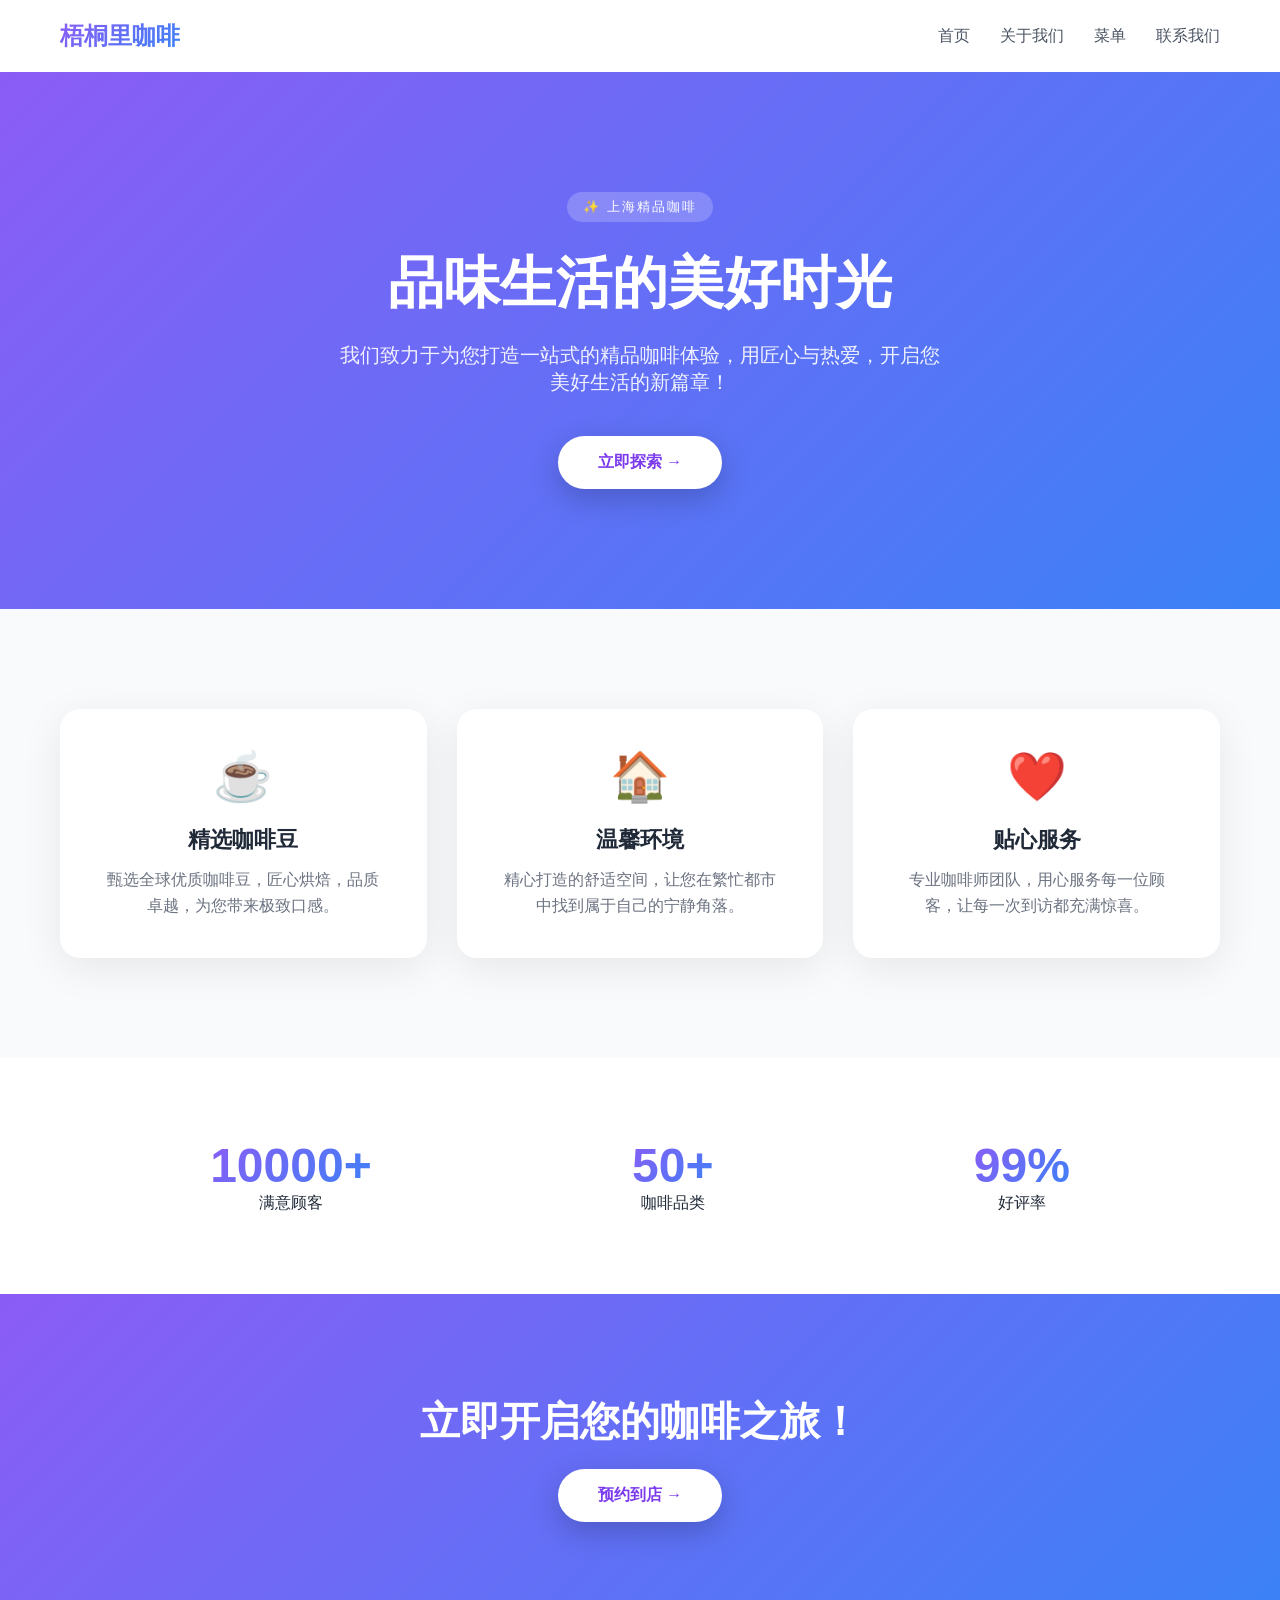
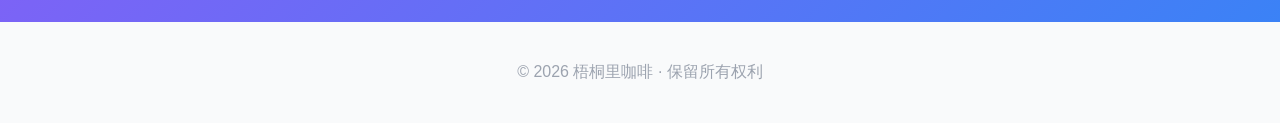
<file: lab/demo/bare/index.html>
<!doctype html>
<html lang="zh-CN">
<head>
<meta charset="utf-8">
<meta name="viewport" content="width=device-width, initial-scale=1">
<title>梧桐里咖啡 - 品味生活的美好时光</title>
<style>
/* demo: a typical unstyled-assistant answer to the same prompt, kept as the "before" for hallmark-cn */
* { margin: 0; padding: 0; box-sizing: border-box; }
body { font-family: 'Inter', -apple-system, sans-serif; color: #1f2937; background: #f9fafb; }
nav { display: flex; justify-content: space-between; align-items: center; padding: 20px 60px; background: white; box-shadow: 0 2px 10px rgba(0,0,0,0.05); }
.logo { font-size: 24px; font-weight: 800; background: linear-gradient(135deg, #8b5cf6, #3b82f6); -webkit-background-clip: text; color: transparent; }
nav a { margin-left: 30px; color: #4b5563; text-decoration: none; }
.hero { text-align: center; padding: 120px 20px; background: linear-gradient(135deg, #8b5cf6 0%, #3b82f6 100%); color: white; }
.badge { display: inline-block; padding: 6px 16px; border-radius: 999px; background: rgba(255,255,255,0.2); font-size: 13px; letter-spacing: 2px; margin-bottom: 24px; }
.hero h1 { font-size: 56px; font-weight: 800; margin-bottom: 20px; }
.hero p { font-size: 20px; opacity: 0.9; max-width: 600px; margin: 0 auto 40px; }
.btn { display: inline-block; padding: 16px 40px; border-radius: 999px; background: white; color: #7c3aed; font-weight: 700; text-decoration: none; box-shadow: 0 10px 30px rgba(0,0,0,0.2); transition: all 0.3s; }
.btn:hover { transform: translateY(-3px); }
.features { display: grid; grid-template-columns: repeat(3, 1fr); gap: 30px; padding: 100px 60px; }
.card { background: white; padding: 40px; border-radius: 20px; box-shadow: 0 10px 40px rgba(0,0,0,0.08); text-align: center; transition: all 0.3s; }
.card:hover { transform: translateY(-8px); }
.icon { font-size: 48px; margin-bottom: 20px; }
.card h3 { font-size: 22px; margin-bottom: 12px; }
.card p { color: #6b7280; line-height: 1.6; }
.stats { display: flex; justify-content: space-around; padding: 80px; background: white; text-align: center; }
.stats b { display: block; font-size: 48px; background: linear-gradient(135deg, #8b5cf6, #3b82f6); -webkit-background-clip: text; color: transparent; }
.cta { text-align: center; padding: 100px 20px; background: linear-gradient(135deg, #8b5cf6, #3b82f6); color: white; }
.cta h2 { font-size: 40px; margin-bottom: 20px; }
footer { text-align: center; padding: 40px; color: #9ca3af; }
</style>
</head>
<body>
<nav><div class="logo">梧桐里咖啡</div><div><a href="#">首页</a><a href="#">关于我们</a><a href="#">菜单</a><a href="#">联系我们</a></div></nav>
<section class="hero">
  <div class="badge">✨ 上海精品咖啡</div>
  <h1>品味生活的美好时光</h1>
  <p>我们致力于为您打造一站式的精品咖啡体验，用匠心与热爱，开启您美好生活的新篇章！</p>
  <a class="btn" href="#">立即探索 →</a>
</section>
<section class="features">
  <div class="card"><div class="icon">☕</div><h3>精选咖啡豆</h3><p>甄选全球优质咖啡豆，匠心烘焙，品质卓越，为您带来极致口感。</p></div>
  <div class="card"><div class="icon">🏠</div><h3>温馨环境</h3><p>精心打造的舒适空间，让您在繁忙都市中找到属于自己的宁静角落。</p></div>
  <div class="card"><div class="icon">❤️</div><h3>贴心服务</h3><p>专业咖啡师团队，用心服务每一位顾客，让每一次到访都充满惊喜。</p></div>
</section>
<section class="stats">
  <div><b>10000+</b>满意顾客</div><div><b>50+</b>咖啡品类</div><div><b>99%</b>好评率</div>
</section>
<section class="cta"><h2>立即开启您的咖啡之旅！</h2><a class="btn" href="#">预约到店 →</a></section>
<footer>© 2026 梧桐里咖啡 · 保留所有权利</footer>
</body>
</html>
</file>
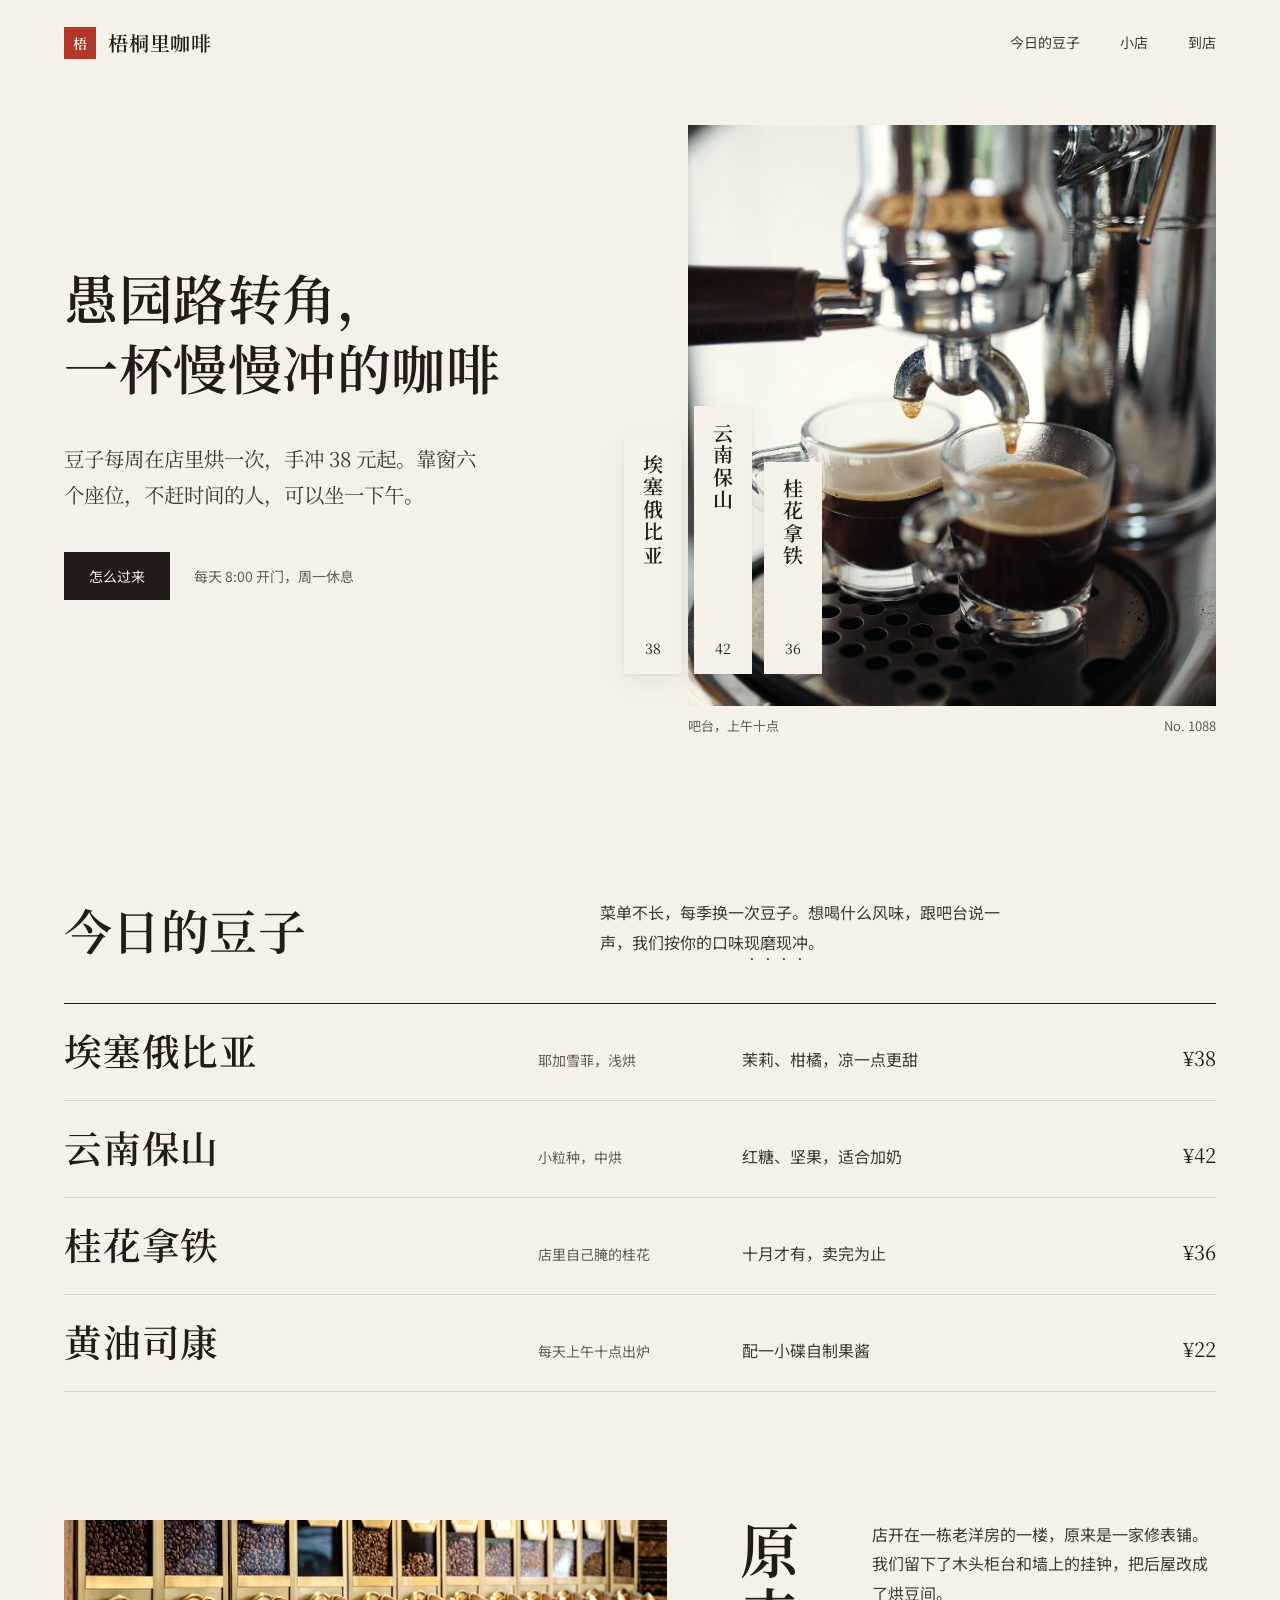
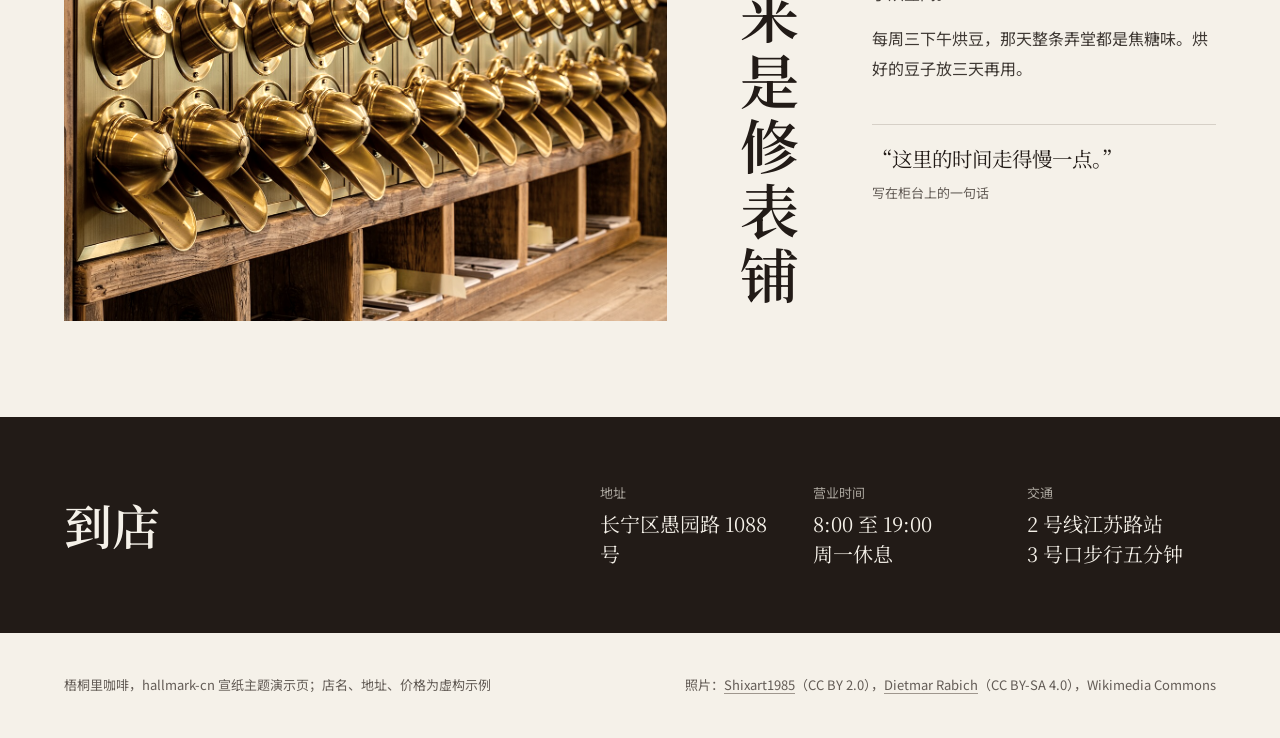
<file: lab/demo/cn/index.html>
<!doctype html>
<html lang="zh-CN">
<head>
<meta charset="utf-8">
<meta name="viewport" content="width=device-width, initial-scale=1">
<meta name="description" content="梧桐里咖啡，上海愚园路的一家独立咖啡店：手冲、自家烘豆、早八点开门。">
<title>梧桐里咖啡，愚园路</title>
<link rel="stylesheet" href="../fonts/cn.css">
<style>
/* Hallmark · shape: Split Studio · genre: editorial · theme: Xuanzhi (by request) · job: visit · hero: Ledge · nav: edge-aligned · footer: address mast · imagery: photographs (Wikimedia Commons) · signature: three paper slips of today's beans laid over the espresso photograph
 * axes: light/roman-serif/chromatic-red · contrast: pass · fold: pass · v2.0.0 · cjk: references/cjk.md (demo for hallmark-cn) */
@import url("./tokens.css");
@import url("./base.css");
html { line-break: strict; text-autospace: normal; text-spacing-trim: normal; }
body { color: var(--color-ink-2); line-height: 1.85; }
h1, h2, h3 { font-family: var(--font-display); font-weight: var(--display-weight); color: var(--color-ink); letter-spacing: var(--tracking-display); line-height: 1.35; text-spacing-trim: trim-start; word-break: keep-all; max-width: 12em; }
h1 { line-height: 1.28; font-size: clamp(2.25rem, 3.6vw + 0.5rem, 4rem); max-width: none; }
a { text-decoration-color: var(--color-rule-2); text-underline-offset: 0.25em; transition: text-decoration-color var(--dur-short) var(--ease-out); }
a:hover { text-decoration-color: var(--color-accent); }
em { font-style: normal; text-emphasis: filled dot; text-emphasis-position: under right; }

nav { display: flex; justify-content: space-between; align-items: center; padding-block: var(--space-lg); }
nav ul { display: flex; gap: var(--space-xl); list-style: none; margin: 0; padding: 0; font-size: var(--text-sm); }
nav ul a { text-decoration: none; color: var(--color-ink-2); }
nav ul a:hover { color: var(--color-ink); }
.mark { display: flex; align-items: center; gap: var(--space-sm); color: var(--color-ink); font-family: var(--font-display); font-weight: 600; font-size: var(--text-lg); text-decoration: none; letter-spacing: 0.04em; }
.seal { background: var(--color-accent); color: var(--color-accent-ink); font-family: var(--font-display); font-weight: 600; inline-size: 32px; aspect-ratio: 1; display: grid; place-items: center; font-size: var(--text-sm); line-height: 1; writing-mode: horizontal-tb; }

.hero { display: grid; grid-template-columns: minmax(0, 6fr) minmax(0, 6fr); gap: var(--space-3xl); align-items: center; padding-block: var(--space-xl) var(--space-2xl); }
.hero .standfirst { margin-top: var(--space-xl); font: 400 var(--text-lead)/1.75 var(--font-display); color: var(--color-ink-2); max-inline-size: 21em; }
.actions { display: flex; gap: var(--space-sm); margin-top: var(--space-xl); flex-wrap: wrap; align-items: center; }
.btn { display: inline-flex; align-items: center; border: var(--rule-hair) solid var(--color-ink); min-height: 48px; padding: 0 var(--space-lg); text-decoration: none; color: var(--color-ink); font-size: var(--text-sm); transition: background-color var(--dur-short) var(--ease-out), color var(--dur-short) var(--ease-out); }
.btn--primary { background: var(--color-ink); color: var(--color-paper); }
.btn:hover { background: var(--color-ink-2); color: var(--color-paper); }
.btn:active { background: var(--color-ink); }
.hours { font-size: var(--text-sm); color: var(--color-muted); margin-inline-start: var(--space-sm); }

.stage { position: relative; margin: 0; }
.stage img { inline-size: 100%; aspect-ratio: 4 / 4.4; object-fit: cover; object-position: 50% 62%; filter: sepia(0.22) saturate(0.9) contrast(1.03); }
.slips { position: absolute; inset-inline-start: calc(var(--space-2xl) * -1); inset-block-end: var(--space-2xl); display: flex; gap: var(--space-sm); align-items: flex-end; }
.slip { width: 58px; height: 236px; background: var(--color-paper); box-shadow: var(--shadow-slip); writing-mode: vertical-rl; display: flex; align-items: center; justify-content: space-between; padding: var(--space-md) 0 var(--space-sm); color: var(--color-ink); transition: translate var(--dur-short) var(--ease-out); }
.slip:nth-child(2) { height: 268px; } .slip:nth-child(3) { height: 212px; }
.slip:hover { translate: 0 -2px; }
.slip b { font-family: var(--font-display); font-weight: 600; font-size: var(--text-lg); letter-spacing: 0.12em; }
.slip .price { writing-mode: horizontal-tb; font-family: var(--font-display); font-size: var(--text-sm); color: var(--color-ink); font-variant-numeric: tabular-nums; }
.caption { display: flex; justify-content: space-between; padding-top: var(--space-xs); font-size: var(--text-xs); color: var(--color-muted); }

.menu { padding-block: var(--space-3xl) var(--space-2xl); }
.menu header { display: grid; grid-template-columns: minmax(0, 5fr) minmax(0, 7fr); gap: var(--space-3xl); align-items: end; margin-bottom: var(--space-xl); }
.menu h2 { font-size: var(--text-section); }
.menu header p { max-inline-size: 26em; }
.rows { border-top: var(--rule-hair) solid var(--color-ink); }
.row { display: grid; grid-template-columns: minmax(0, 5fr) minmax(0, 2fr) minmax(0, 4fr) minmax(0, 1fr); gap: var(--space-lg); align-items: baseline; padding-block: var(--space-lg); border-bottom: var(--rule-hair) solid var(--color-rule); }
.row-name { font: 600 clamp(1.75rem, 2vw + 0.75rem, 2.75rem)/1.2 var(--font-display); color: var(--color-ink); letter-spacing: 0.02em; }
.row .origin { font-size: var(--text-sm); color: var(--color-muted); }
.row .num { text-align: end; font-family: var(--font-display); font-size: var(--text-lg); color: var(--color-ink); }

.story { display: grid; grid-template-columns: minmax(0, 7fr) auto minmax(0, 4fr); gap: var(--space-2xl); align-items: start; padding-block: var(--space-2xl) var(--space-3xl); }
.story img { inline-size: 100%; aspect-ratio: 3 / 2; object-fit: cover; filter: sepia(0.22) saturate(0.9) contrast(1.03); }
.vertical { writing-mode: vertical-rl; font-family: var(--font-display); font-weight: 600; font-size: var(--text-display-s); line-height: 1.3; color: var(--color-ink); margin: 0; letter-spacing: 0.1em; }
.story .prose p + p { margin-top: var(--space-md); }
blockquote { margin: var(--space-xl) 0 0; padding-top: var(--space-md); border-top: var(--rule-hair) solid var(--color-rule); font: 400 var(--text-lead)/1.7 var(--font-display); color: var(--color-ink); }
blockquote cite { display: block; margin-top: var(--space-xs); font: normal 400 var(--text-xs)/1.6 var(--font-body); color: var(--color-muted); }

.visit { background: var(--color-ink); color: var(--color-paper); }
.visit .container { display: grid; grid-template-columns: minmax(0, 5fr) minmax(0, 7fr); gap: var(--space-3xl); padding-block: var(--space-2xl); align-items: center; }
.visit h2 { color: var(--color-paper); font-size: var(--text-section); }
.visit dl { display: grid; grid-template-columns: repeat(3, minmax(0, 1fr)); gap: var(--space-lg); margin: 0; }
.visit dt { font-size: var(--text-xs); color: color-mix(in oklab, var(--color-paper) 68%, var(--color-ink)); }
.visit dd { margin: var(--space-2xs) 0 0; font-family: var(--font-display); font-size: var(--text-lg); line-height: 1.5; }
footer { padding-block: var(--space-xl); font-size: var(--text-xs); color: var(--color-muted); display: flex; justify-content: space-between; gap: var(--space-lg); flex-wrap: wrap; }
footer a { color: inherit; }

@media (max-width: 60rem) {
  .hero, .menu header, .story, .visit .container { grid-template-columns: minmax(0, 1fr); gap: var(--space-xl); }
  .slips { inset-inline-start: var(--space-md); inset-block-end: var(--space-md); }
  .slip { height: 180px; } .slip:nth-child(2) { height: 200px; } .slip:nth-child(3) { height: 164px; }
  .row { grid-template-columns: minmax(0, 1fr) auto; } .row .origin, .row .note { grid-column: 1; }
  .vertical { writing-mode: horizontal-tb; }
  .visit dl { grid-template-columns: minmax(0, 1fr); }
  nav ul { display: none; }
}
</style>
</head>
<body>
<div class="container">
  <nav aria-label="主导航">
    <a class="mark" href="#"><span class="seal" aria-hidden="true">梧</span>梧桐里咖啡</a>
    <ul><li><a href="#menu">今日的豆子</a></li><li><a href="#story">小店</a></li><li><a href="#visit">到店</a></li></ul>
  </nav>

  <header class="hero">
    <div>
      <h1>愚园路转角，一杯慢慢冲的咖啡</h1>
      <p class="standfirst">豆子每周在店里烘一次，手冲 38 元起。靠窗六个座位，不赶时间的人，可以坐一下午。</p>
      <div class="actions">
        <a class="btn btn--primary" href="#visit">怎么过来</a>
        <span class="hours">每天 8:00 开门，周一休息</span>
      </div>
    </div>
    <figure class="stage">
      <img src="../photos/xz-espresso.jpg" alt="浓缩咖啡从复古咖啡机流进两只玻璃杯" width="1280" height="1918">
      <div class="slips" aria-label="今日的豆子">
        <div class="slip"><b>埃塞俄比亚</b><span class="price">38</span></div>
        <div class="slip"><b>云南保山</b><span class="price">42</span></div>
        <div class="slip"><b>桂花拿铁</b><span class="price">36</span></div>
      </div>
      <figcaption class="caption"><span>吧台，上午十点</span><span>No. 1088</span></figcaption>
    </figure>
  </header>
</div>

<section id="menu" class="menu">
  <div class="container">
    <header>
      <h2>今日的豆子</h2>
      <p>菜单不长，每季换一次豆子。想喝什么风味，跟吧台说一声，我们按你的口味<em>现磨现冲</em>。</p>
    </header>
    <div class="rows">
      <div class="row"><span class="row-name">埃塞俄比亚</span><span class="origin">耶加雪菲，浅烘</span><span class="note">茉莉、柑橘，凉一点更甜</span><span class="num">¥38</span></div>
      <div class="row"><span class="row-name">云南保山</span><span class="origin">小粒种，中烘</span><span class="note">红糖、坚果，适合加奶</span><span class="num">¥42</span></div>
      <div class="row"><span class="row-name">桂花拿铁</span><span class="origin">店里自己腌的桂花</span><span class="note">十月才有，卖完为止</span><span class="num">¥36</span></div>
      <div class="row"><span class="row-name">黄油司康</span><span class="origin">每天上午十点出炉</span><span class="note">配一小碟自制果酱</span><span class="num">¥22</span></div>
    </div>
  </div>
</section>

<section id="story" class="container story">
  <img src="../photos/xz-bins.jpg" alt="烘豆间墙上一排黄铜豆仓" width="1280" height="853" loading="lazy">
  <p class="vertical">原来是修表铺</p>
  <div class="prose">
    <p>店开在一栋老洋房的一楼，原来是一家修表铺。我们留下了木头柜台和墙上的挂钟，把后屋改成了烘豆间。</p>
    <p>每周三下午烘豆，那天整条弄堂都是焦糖味。烘好的豆子放三天再用。</p>
    <blockquote>“这里的时间走得慢一点。”<cite>写在柜台上的一句话</cite></blockquote>
  </div>
</section>

<section id="visit" class="visit">
  <div class="container">
    <h2>到店</h2>
    <dl>
      <div><dt>地址</dt><dd>长宁区愚园路 1088 号</dd></div>
      <div><dt>营业时间</dt><dd>8:00 至 19:00<br>周一休息</dd></div>
      <div><dt>交通</dt><dd>2 号线江苏路站<br>3 号口步行五分钟</dd></div>
    </dl>
  </div>
</section>

<footer class="container">
  <span>梧桐里咖啡，hallmark-cn 宣纸主题演示页；店名、地址、价格为虚构示例</span>
  <span>照片：<a href="https://commons.wikimedia.org/wiki/File:Espresso_coffee_pouring_from_retro_espresso_machine.jpg">Shixart1985</a>（CC BY 2.0），<a href="https://commons.wikimedia.org/wiki/File:D%C3%BClmen,_Privatr%C3%B6sterei_Schr%C3%B6er_--_2018_--_0553.jpg">Dietmar Rabich</a>（CC BY-SA 4.0），Wikimedia Commons</span>
</footer>
</body>
</html>
</file>
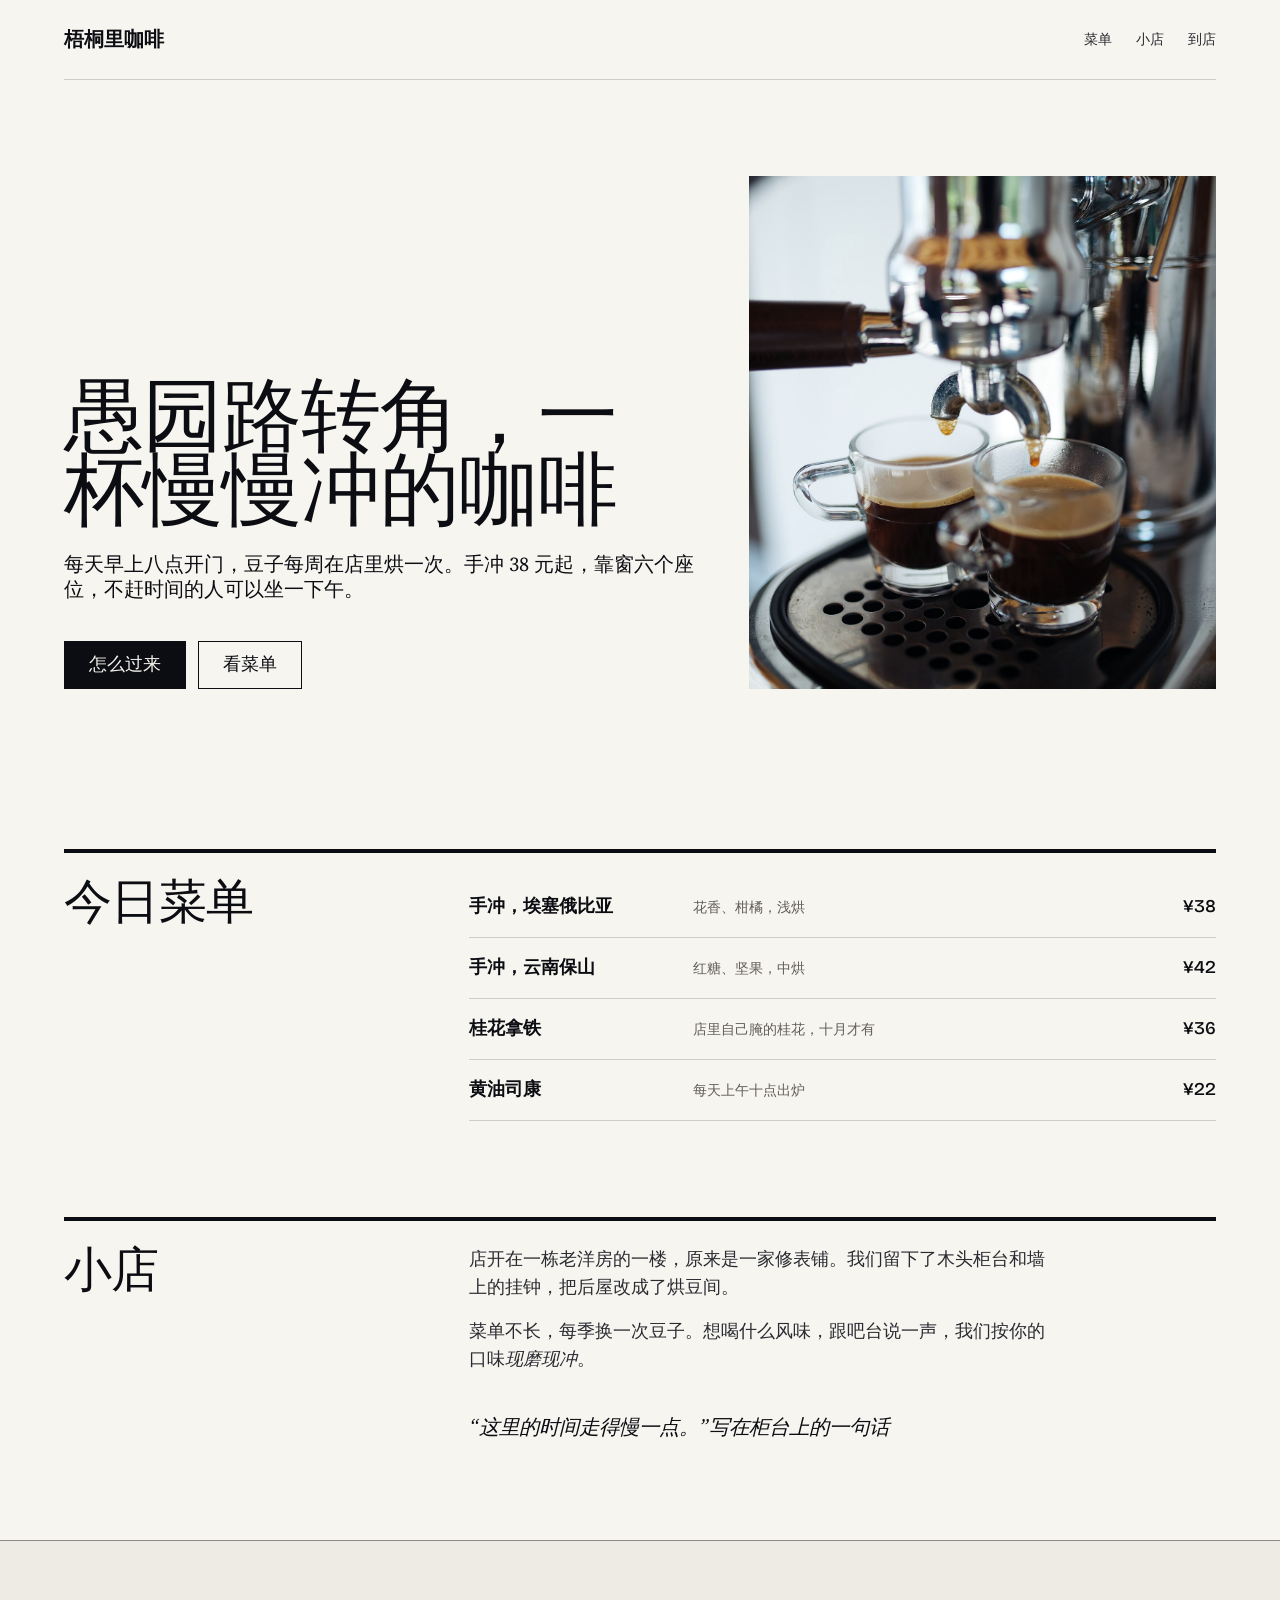
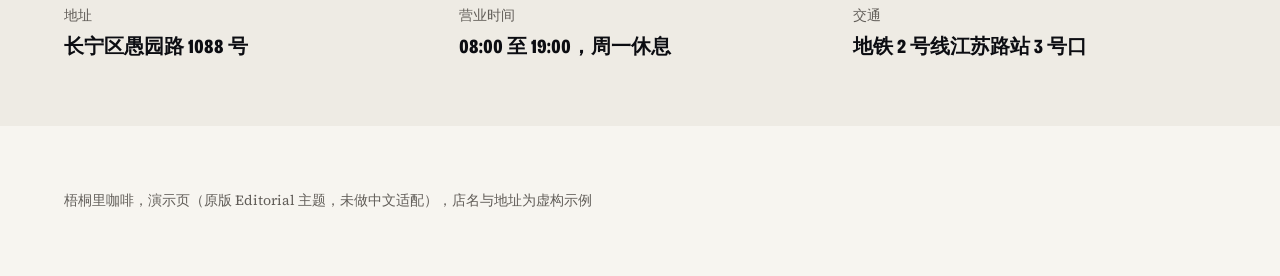
<file: lab/demo/original/index.html>
<!doctype html>
<html lang="zh-CN">
<head>
<meta charset="utf-8">
<meta name="viewport" content="width=device-width, initial-scale=1">
<title>梧桐里咖啡</title>
<link rel="stylesheet" href="../fonts/original.css">
<style>
/* Hallmark · shape: Long Document · genre: editorial · theme: Editorial (by request) · job: visit · hero: Stage · nav: edge-aligned · footer: address mast · imagery: stand-in slots · signature: the condensed head
 * axes: light/display-condensed/chromatic-green · contrast: pass · fold: pass · v2.0.0 · demo: the original theme applied to Chinese copy as written */
@import url("./tokens.css");
@import url("./base.css");
body { color: var(--color-ink-2); font-optical-sizing: auto; font-variant-numeric: oldstyle-nums; font-size: 18px; }
h1, h2, h3 { font-weight: var(--display-weight); font-variation-settings: "wdth" 75, "opsz" 96; color: var(--color-ink); }
h1 { line-height: 0.92; }
nav, small, th, .btn { font-family: var(--font-display); font-weight: 500; font-variation-settings: "opsz" 12; }
nav { display: flex; justify-content: space-between; align-items: center; padding-block: var(--space-lg); border-bottom: var(--rule-hair) solid var(--color-rule); }
nav ul { display: flex; gap: var(--space-lg); list-style: none; margin: 0; padding: 0; font-size: var(--text-sm); }
nav a { text-decoration: none; }
.mark { color: var(--color-ink); font-family: var(--font-display); font-weight: 800; font-size: var(--text-lg); text-decoration: none; }
.hero { display: grid; grid-template-columns: minmax(0, 7fr) minmax(0, 5fr); gap: var(--gap-columns); align-items: end; padding-block: var(--space-3xl) var(--space-2xl); }
.standfirst { margin-top: var(--space-lg); font: 400 var(--text-lead)/1.2 var(--font-body); color: var(--color-ink); }
.actions { display: flex; gap: var(--space-sm); margin-top: var(--space-xl); flex-wrap: wrap; }
.btn { display: inline-flex; align-items: center; border: var(--rule-hair) solid var(--color-ink); min-height: 48px; padding: 0 var(--space-lg); text-decoration: none; color: var(--color-ink); }
.btn--primary { background: var(--color-ink); color: var(--color-paper); }
.hero-photo { inline-size: 100%; aspect-ratio: 4 / 4.4; object-fit: cover; object-position: 50% 62%; filter: saturate(0.9) contrast(1.04); }
.opens { border-top: var(--rule-heavy) solid var(--color-ink); padding-top: var(--space-lg); margin-top: var(--space-3xl); }
.cols { display: grid; grid-template-columns: minmax(0, 4fr) minmax(0, 8fr); gap: var(--gap-columns); }
table { width: 100%; border-collapse: collapse; }
td { padding: var(--space-md) 0; border-bottom: var(--rule-hair) solid var(--color-rule); vertical-align: baseline; }
td.name { font-family: var(--font-display); font-weight: 800; font-variation-settings: "wdth" 75; color: var(--color-ink); width: 30%; }
td.note { color: var(--color-muted); font-size: var(--text-sm); }
td.num { text-align: end; font-family: var(--font-display); color: var(--color-ink); }
.prose p + p { margin-top: var(--space-md); }
blockquote { margin: var(--space-xl) 0 0; font-style: italic; color: var(--color-ink); font-size: var(--text-lead); }
.well { background: var(--color-paper-2); border-top: var(--rule-hair) solid var(--color-rule-2); margin-top: var(--space-3xl); padding-block: var(--space-2xl); }
dl { display: grid; grid-template-columns: repeat(3, minmax(0, 1fr)); gap: var(--gap-columns); margin: 0; }
dt { font-family: var(--font-display); font-size: var(--text-sm); color: var(--color-muted); }
dd { margin: var(--space-2xs) 0 0; font-family: var(--font-display); font-weight: 800; font-variation-settings: "wdth" 75; color: var(--color-ink); font-size: var(--text-lg); }
footer { padding-block: var(--space-2xl); font-size: var(--text-sm); color: var(--color-muted); }
@media (max-width: 60rem) { .hero, .cols { grid-template-columns: minmax(0, 1fr); } dl { grid-template-columns: minmax(0, 1fr); } nav ul { display: none; } }
</style>
</head>
<body>
<div class="container">
  <nav aria-label="主导航">
    <a class="mark" href="#">梧桐里咖啡</a>
    <ul><li><a href="#menu">菜单</a></li><li><a href="#story">小店</a></li><li><a href="#visit">到店</a></li></ul>
  </nav>

  <header class="hero">
    <div>
      <h1>愚园路转角，一杯慢慢冲的咖啡</h1>
      <p class="standfirst">每天早上八点开门，豆子每周在店里烘一次。手冲 38 元起，靠窗六个座位，不赶时间的人可以坐一下午。</p>
      <div class="actions">
        <a class="btn btn--primary" href="#visit">怎么过来</a>
        <a class="btn" href="#menu">看菜单</a>
      </div>
    </div>
    <img class="hero-photo" src="../photos/xz-espresso.jpg" alt="浓缩咖啡从复古咖啡机流进两只玻璃杯" width="1280" height="1918">
  </header>

  <section id="menu" class="opens cols">
    <h2>今日菜单</h2>
    <table>
      <tr><td class="name">手冲，埃塞俄比亚</td><td class="note">花香、柑橘，浅烘</td><td class="num">¥38</td></tr>
      <tr><td class="name">手冲，云南保山</td><td class="note">红糖、坚果，中烘</td><td class="num">¥42</td></tr>
      <tr><td class="name">桂花拿铁</td><td class="note">店里自己腌的桂花，十月才有</td><td class="num">¥36</td></tr>
      <tr><td class="name">黄油司康</td><td class="note">每天上午十点出炉</td><td class="num">¥22</td></tr>
    </table>
  </section>

  <section id="story" class="opens cols">
    <h2>小店</h2>
    <div class="prose">
      <p>店开在一栋老洋房的一楼，原来是一家修表铺。我们留下了木头柜台和墙上的挂钟，把后屋改成了烘豆间。</p>
      <p>菜单不长，每季换一次豆子。想喝什么风味，跟吧台说一声，我们按你的口味<em>现磨现冲</em>。</p>
      <blockquote>“这里的时间走得慢一点。”写在柜台上的一句话</blockquote>
    </div>
  </section>
</div>

<section id="visit" class="well">
  <div class="container">
    <dl>
      <div><dt>地址</dt><dd>长宁区愚园路 1088 号</dd></div>
      <div><dt>营业时间</dt><dd>08:00 至 19:00，周一休息</dd></div>
      <div><dt>交通</dt><dd>地铁 2 号线江苏路站 3 号口</dd></div>
    </dl>
  </div>
</section>

<footer class="container">梧桐里咖啡，演示页（原版 Editorial 主题，未做中文适配），店名与地址为虚构示例</footer>
</body>
</html>
</file>
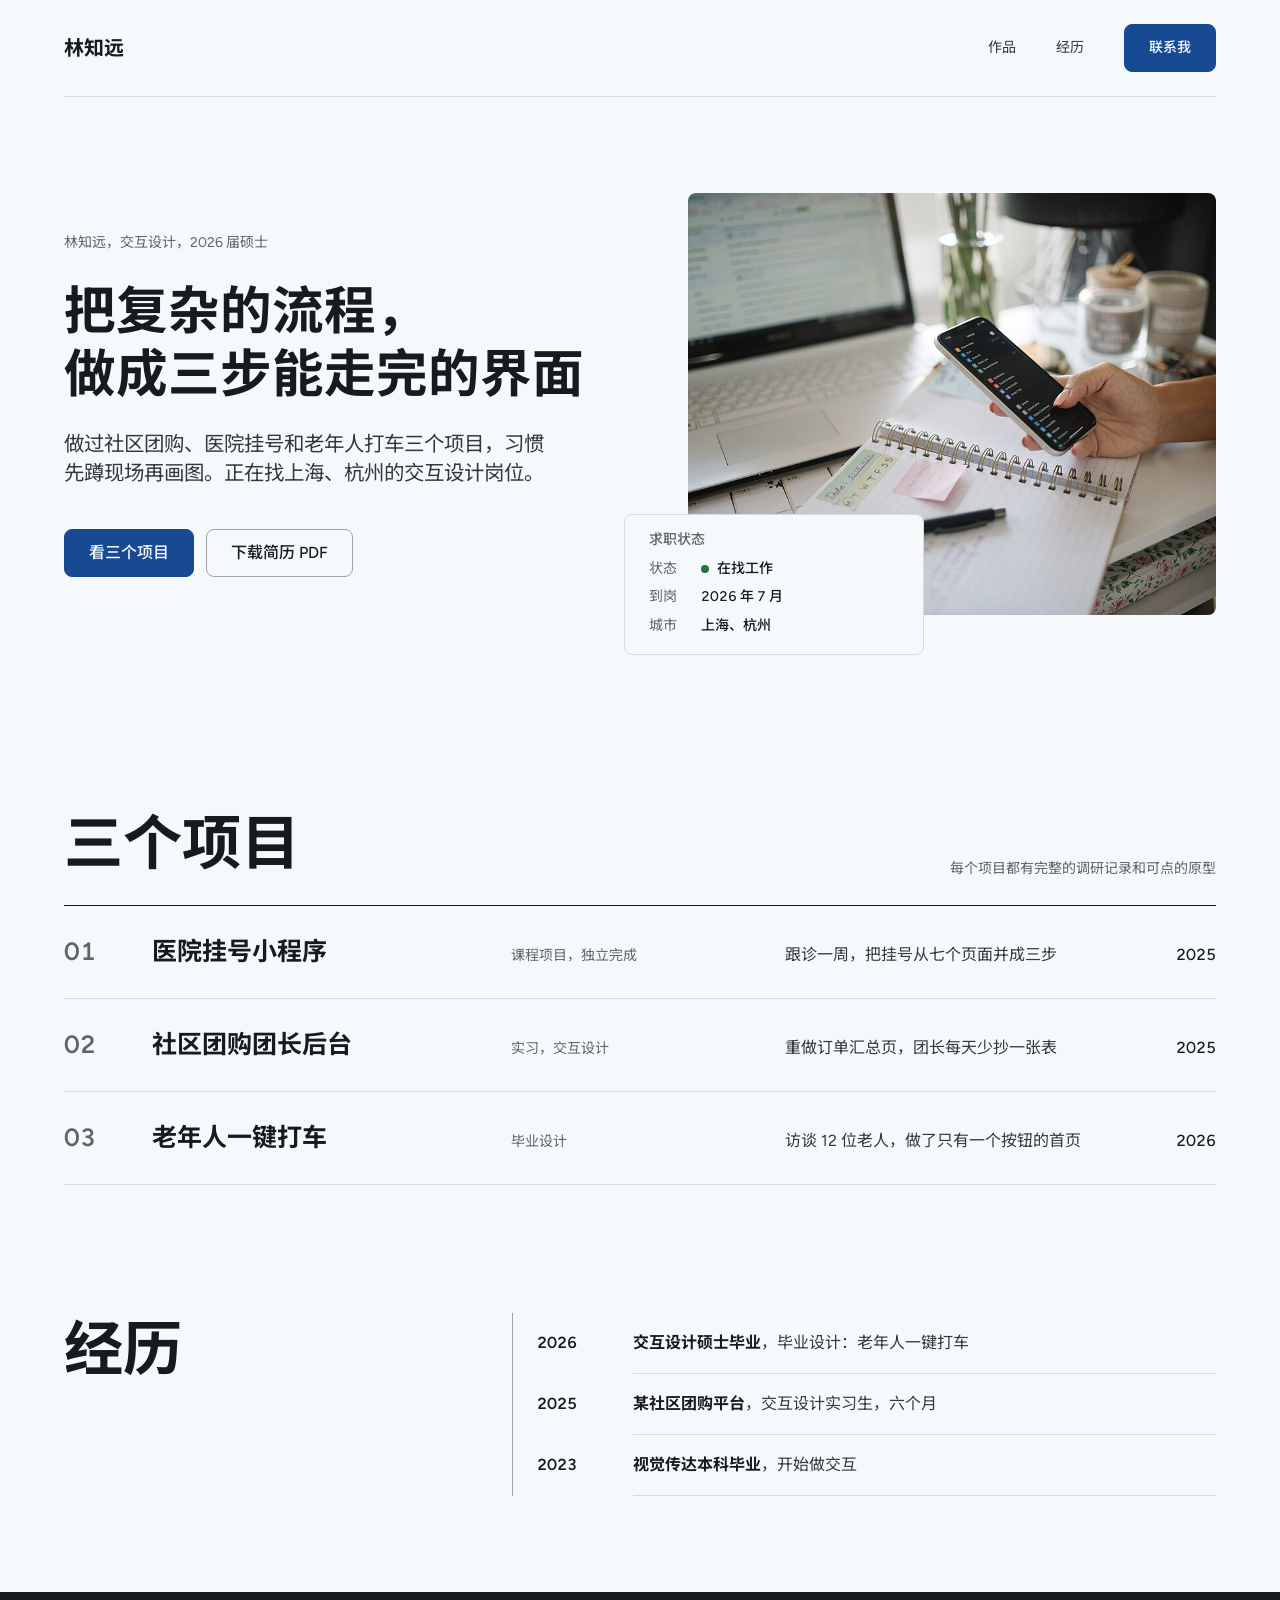
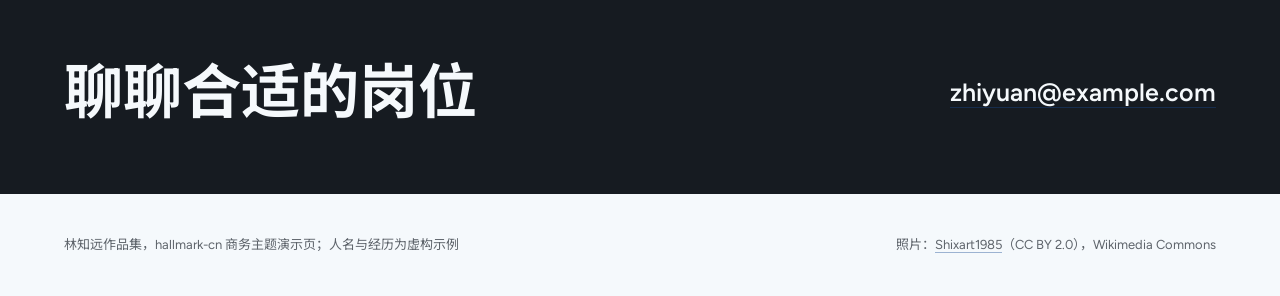
<file: lab/demo/shangwu/index.html>
<!doctype html>
<html lang="zh-CN">
<head>
<meta charset="utf-8">
<meta name="viewport" content="width=device-width, initial-scale=1">
<meta name="description" content="林知远，2026 届交互设计硕士的作品集：三个项目，正在找上海、杭州的交互设计岗位。">
<title>林知远，交互设计作品集</title>
<link rel="stylesheet" href="../fonts/shangwu.css">
<style>
/* Hallmark · shape: Split Studio · genre: modern-minimal · theme: Shangwu (by request) · job: hire · hero: Stage · nav: edge-aligned · footer: contact line · imagery: photographs (Wikimedia Commons) · signature: the job-search ledger card laid over the desk photograph
 * axes: light/grotesk-sans/cool · contrast: pass · fold: pass · v2.0.0 · cjk: references/cjk.md (demo for hallmark-cn) */
@import url("./tokens.css");
@import url("./base.css");
html { line-break: strict; text-autospace: normal; text-spacing-trim: normal; }
body { color: var(--color-ink-2); line-height: 1.75; }
h1, h2, h3 { font-weight: var(--display-weight); color: var(--color-ink); letter-spacing: 0; line-height: 1.25; text-spacing-trim: trim-start; word-break: keep-all; max-width: 13em; }
h1 { font-size: clamp(2.25rem, 3.4vw + 0.5rem, 3.75rem); line-height: 1.22; }
a { color: var(--color-accent); text-decoration-color: color-mix(in oklab, var(--color-accent) 40%, transparent); text-underline-offset: 0.25em; }
.num { font-variant-numeric: tabular-nums; }

nav { display: flex; justify-content: space-between; align-items: center; padding-block: var(--space-lg); border-bottom: var(--rule-hair) solid var(--color-rule); }
.mark { color: var(--color-ink); text-decoration: none; font-weight: 600; font-size: var(--text-lg); }
nav ul { display: flex; gap: var(--space-xl); list-style: none; margin: 0; padding: 0; font-size: var(--text-sm); align-items: center; }
nav ul a { color: var(--color-ink-2); text-decoration: none; }
nav ul a:hover { color: var(--color-ink); }

.hero { display: grid; grid-template-columns: minmax(0, 6fr) minmax(0, 6fr); gap: var(--space-3xl); align-items: center; padding-block: var(--space-3xl); }
.who { font-size: var(--text-sm); color: var(--color-muted); margin-bottom: var(--space-lg); }
.hero p.lead { margin-top: var(--space-lg); font-size: var(--text-lead); max-inline-size: 24em; }
.actions { display: flex; gap: var(--space-sm); margin-top: var(--space-xl); flex-wrap: wrap; }
.btn { display: inline-flex; align-items: center; min-height: 48px; padding: 0 var(--space-lg); border-radius: var(--radius-pill); border: var(--rule-hair) solid var(--color-rule-2); text-decoration: none; color: var(--color-ink); font-weight: 500; transition: background-color var(--dur-short) var(--ease-out); }
.btn--primary { background: var(--color-accent); color: var(--color-accent-ink); border-color: var(--color-accent); }
.btn:hover { background: var(--color-paper-2); } .btn--primary:hover { background: color-mix(in oklab, var(--color-accent) 88%, var(--color-ink)); }
.btn:active { background: var(--color-paper-3); }

.stage { position: relative; margin: 0; }
.stage img { inline-size: 100%; aspect-ratio: 5 / 4; object-fit: cover; object-position: 40% 50%; border-radius: var(--radius-card); filter: saturate(0.85) contrast(1.02); }
.card { position: absolute; inset-inline-start: calc(var(--space-2xl) * -1); inset-block-end: calc(var(--space-xl) * -1); background: var(--color-paper); border: var(--rule-hair) solid var(--color-rule); border-radius: var(--radius-card); padding: var(--space-md) var(--space-lg); min-inline-size: 300px; }
.card h2 { font-size: var(--text-sm); color: var(--color-muted); font-weight: 500; }
.card dl { margin: var(--space-xs) 0 0; display: grid; grid-template-columns: auto minmax(0, 1fr); gap: var(--space-2xs) var(--space-lg); font-size: var(--text-sm); }
.card dt { color: var(--color-muted); } .card dd { margin: 0; color: var(--color-ink); font-weight: 500; }
.open { display: inline-flex; align-items: center; gap: var(--space-xs); }
.open::before { content: ""; inline-size: 8px; aspect-ratio: 1; border-radius: 50%; background: var(--color-success); }

.work { padding-block: var(--space-3xl) var(--space-2xl); }
.work header { display: flex; justify-content: space-between; align-items: end; gap: var(--space-lg); margin-bottom: var(--space-lg); }
.work h2 { font-size: var(--text-display-s); }
.work header p { font-size: var(--text-sm); color: var(--color-muted); }
.projects { list-style: none; margin: 0; padding: 0; border-top: var(--rule-hair) solid var(--color-ink); }
.projects li { display: grid; grid-template-columns: 64px minmax(0, 4fr) minmax(0, 3fr) minmax(0, 4fr) 72px; gap: var(--space-lg); align-items: baseline; padding-block: var(--space-lg); border-bottom: var(--rule-hair) solid var(--color-rule); transition: background-color var(--dur-short) var(--ease-out); }
.projects li:hover { background: var(--color-paper-2); }
.projects .n { font-size: var(--text-xl); font-weight: 600; color: var(--color-muted); }
.projects h3 { font-size: var(--text-xl); }
.projects .role { font-size: var(--text-sm); color: var(--color-muted); }
.projects .year { text-align: end; font-weight: 500; color: var(--color-ink); }

.cv { display: grid; grid-template-columns: minmax(0, 4fr) minmax(0, 8fr); gap: var(--space-3xl); padding-block: var(--space-2xl) var(--space-3xl); }
.cv h2 { font-size: var(--text-display-s); }
.timeline { margin: 0; display: grid; grid-template-columns: 120px minmax(0, 1fr); border-inline-start: var(--rule-hair) solid var(--color-rule-2); }
.timeline dt { padding: var(--space-md) 0 var(--space-md) var(--space-lg); font-weight: 600; color: var(--color-ink); }
.timeline dd { margin: 0; padding: var(--space-md) 0; border-bottom: var(--rule-hair) solid var(--color-rule); }
.timeline dd b { color: var(--color-ink); font-weight: 600; }

.contact { background: var(--color-ink); color: var(--color-paper); }
.contact .container { display: flex; justify-content: space-between; align-items: center; gap: var(--space-xl); padding-block: var(--space-2xl); flex-wrap: wrap; }
.contact h2 { color: var(--color-paper); font-size: var(--text-display-s); }
.contact a { color: var(--color-paper); font-size: var(--text-xl); font-weight: 600; }
footer { padding-block: var(--space-xl); font-size: var(--text-xs); color: var(--color-muted); display: flex; justify-content: space-between; gap: var(--space-lg); flex-wrap: wrap; }
footer a { color: inherit; }

@media (max-width: 60rem) {
  .hero, .cv { grid-template-columns: minmax(0, 1fr); gap: var(--space-xl); }
  .card { position: static; margin-top: var(--space-md); }
  .projects li { grid-template-columns: 40px minmax(0, 1fr) auto; } .projects .role, .projects .result { grid-column: 2 / -1; }
  nav ul li:not(:last-child) { display: none; }
}
</style>
</head>
<body>
<div class="container">
  <nav aria-label="主导航">
    <a class="mark" href="#">林知远</a>
    <ul><li><a href="#work">作品</a></li><li><a href="#cv">经历</a></li><li><a class="btn btn--primary" href="#contact">联系我</a></li></ul>
  </nav>

  <header class="hero">
    <div>
      <p class="who">林知远，交互设计，2026 届硕士</p>
      <h1>把复杂的流程，<br>做成三步能走完的界面</h1>
      <p class="lead">做过社区团购、医院挂号和老年人打车三个项目，习惯先蹲现场再画图。正在找上海、杭州的交互设计岗位。</p>
      <div class="actions">
        <a class="btn btn--primary" href="#work">看三个项目</a>
        <a class="btn" href="#contact">下载简历 PDF</a>
      </div>
    </div>
    <figure class="stage">
      <img src="../photos/sw-desk.jpg" alt="桌上摊开的线圈笔记本、笔记本电脑和一只拿着手机的手" width="960" height="641">
      <aside class="card" aria-label="求职状态">
        <h2>求职状态</h2>
        <dl>
          <dt>状态</dt><dd><span class="open">在找工作</span></dd>
          <dt>到岗</dt><dd class="num">2026 年 7 月</dd>
          <dt>城市</dt><dd>上海、杭州</dd>
        </dl>
      </aside>
    </figure>
  </header>
</div>

<section id="work" class="container work">
  <header><h2>三个项目</h2><p>每个项目都有完整的调研记录和可点的原型</p></header>
  <ol class="projects">
    <li><span class="n num">01</span><h3>医院挂号小程序</h3><span class="role">课程项目，独立完成</span><span class="result">跟诊一周，把挂号从七个页面并成三步</span><span class="year num">2025</span></li>
    <li><span class="n num">02</span><h3>社区团购团长后台</h3><span class="role">实习，交互设计</span><span class="result">重做订单汇总页，团长每天少抄一张表</span><span class="year num">2025</span></li>
    <li><span class="n num">03</span><h3>老年人一键打车</h3><span class="role">毕业设计</span><span class="result">访谈 12 位老人，做了只有一个按钮的首页</span><span class="year num">2026</span></li>
  </ol>
</section>

<section id="cv" class="container cv">
  <h2>经历</h2>
  <dl class="timeline">
    <dt class="num">2026</dt><dd><b>交互设计硕士毕业</b>，毕业设计：老年人一键打车</dd>
    <dt class="num">2025</dt><dd><b>某社区团购平台</b>，交互设计实习生，六个月</dd>
    <dt class="num">2023</dt><dd><b>视觉传达本科毕业</b>，开始做交互</dd>
  </dl>
</section>

<section id="contact" class="contact">
  <div class="container">
    <h2>聊聊合适的岗位</h2>
    <a href="mailto:zhiyuan@example.com">zhiyuan@example.com</a>
  </div>
</section>

<footer class="container">
  <span>林知远作品集，hallmark-cn 商务主题演示页；人名与经历为虚构示例</span>
  <span>照片：<a href="https://commons.wikimedia.org/wiki/File:Young_businesswoman_holding_her_smartphone_in_the_home_office.jpg">Shixart1985</a>（CC BY 2.0），Wikimedia Commons</span>
</footer>
</body>
</html>
</file>
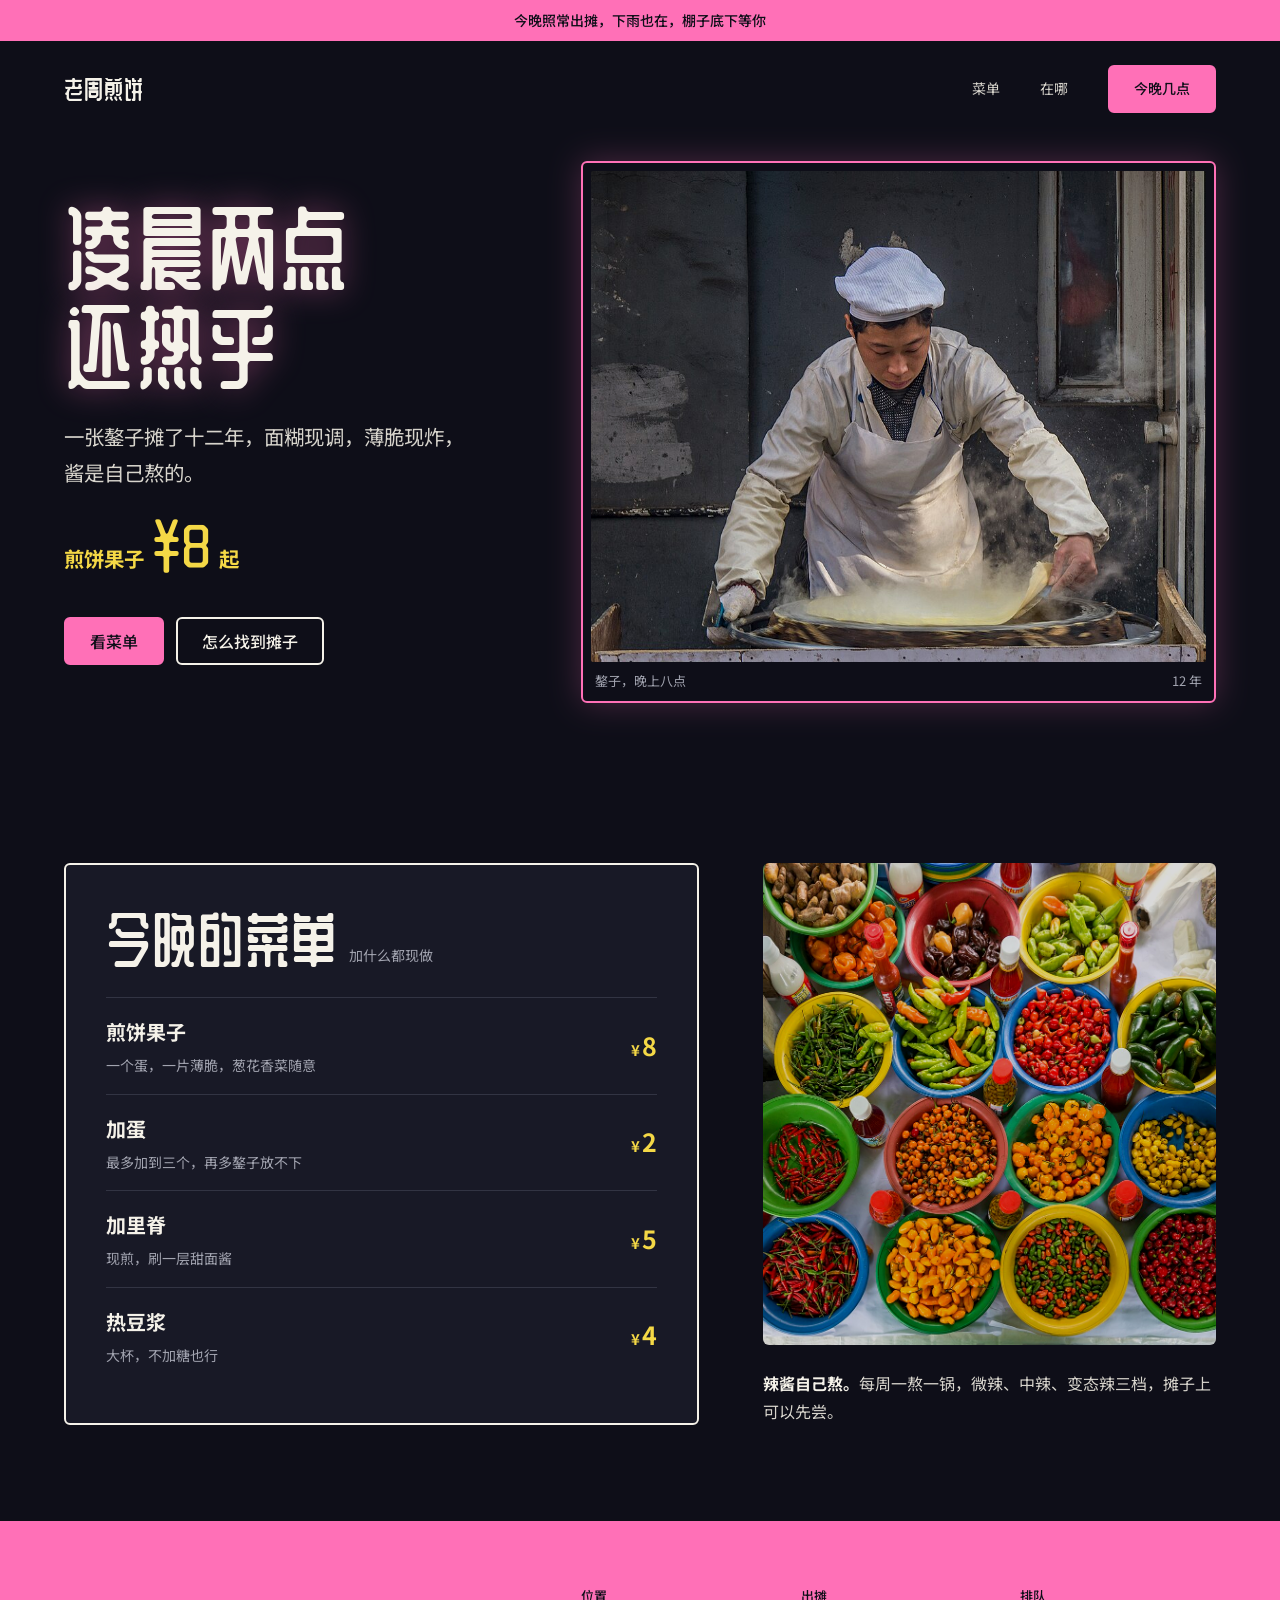
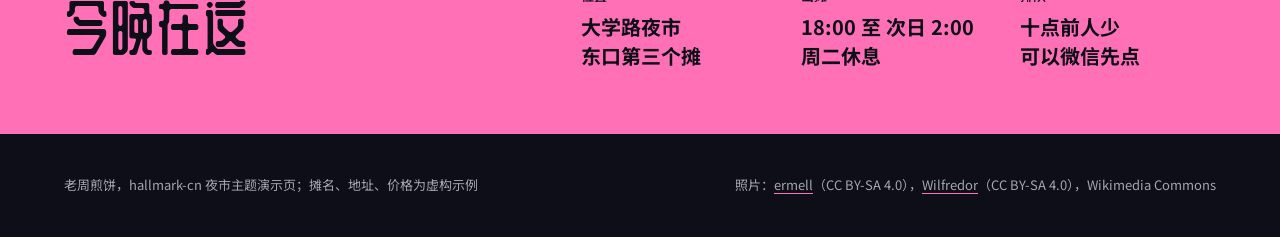
<file: lab/demo/yeshi/index.html>
<!doctype html>
<html lang="zh-CN">
<head>
<meta charset="utf-8">
<meta name="viewport" content="width=device-width, initial-scale=1">
<meta name="description" content="老周煎饼，夜市里的煎饼果子摊：晚六点出摊，凌晨两点收摊，8 元起。">
<title>老周煎饼，晚六点出摊</title>
<link rel="stylesheet" href="../fonts/yeshi.css">
<style>
/* Hallmark · shape: Poster · genre: playful · theme: Yeshi (by request) · job: visit · hero: Poster · nav: edge-aligned · footer: address band · imagery: photographs (Wikimedia Commons) · signature: the menu as a lit signboard with prices in sodium yellow
 * axes: dark/display-heavy/chromatic-pink · contrast: pass · fold: pass · v2.0.0 · cjk: references/cjk.md (demo for hallmark-cn) */
@import url("./tokens.css");
@import url("./base.css");
html { line-break: strict; text-autospace: normal; text-spacing-trim: normal; }
body { color: var(--color-ink-2); line-height: 1.75; }
h1, h2, h3 { font-family: var(--font-display); font-weight: var(--display-weight); color: var(--color-ink); letter-spacing: var(--tracking-display); line-height: 1.15; word-break: keep-all; max-width: none; }
a { color: inherit; text-decoration-color: var(--color-accent); text-underline-offset: 0.25em; }

.notice { background: var(--color-accent); color: var(--color-accent-ink); text-align: center; font-size: var(--text-sm); font-weight: 500; padding-block: var(--space-xs); }
nav { display: flex; justify-content: space-between; align-items: center; padding-block: var(--space-lg); }
.mark { font-family: var(--font-display); font-size: var(--text-xl); color: var(--color-ink); text-decoration: none; letter-spacing: 0.04em; }
nav ul { display: flex; gap: var(--space-xl); list-style: none; margin: 0; padding: 0; font-size: var(--text-sm); align-items: center; }
nav ul a { text-decoration: none; }

.hero { display: grid; grid-template-columns: minmax(0, 5fr) minmax(0, 7fr); gap: var(--space-2xl); align-items: center; padding-block: var(--space-lg) var(--space-3xl); }
.hero h1 { font-size: clamp(3.5rem, 6.5vw + 0.5rem, 7.5rem); line-height: 1.08; text-shadow: 0 0 0.35em color-mix(in oklab, var(--color-accent) 45%, transparent); }
@media (prefers-reduced-motion: no-preference) { .hero h1 { animation: switch-on var(--dur-long) var(--ease-out) both; } }
@keyframes switch-on { from { opacity: 0.2; } to { opacity: 1; } }
.hero p { margin-top: var(--space-lg); font-size: var(--text-lead); max-inline-size: 20em; }
.from { margin-top: var(--space-lg); display: flex; align-items: baseline; gap: var(--space-xs); color: var(--color-price); font-weight: 700; }
.from b { font-family: var(--font-display); font-weight: 400; font-size: var(--text-display-s); line-height: 1; }
.actions { display: flex; gap: var(--space-sm); margin-top: var(--space-xl); flex-wrap: wrap; }
.btn { display: inline-flex; align-items: center; min-height: 48px; padding: 0 var(--space-lg); border-radius: var(--radius-pill); border: var(--rule-tube) solid var(--color-ink); text-decoration: none; font-weight: 500; color: var(--color-ink); transition: filter var(--dur-short) var(--ease-out); }
.btn--primary { background: var(--color-accent); color: var(--color-accent-ink); border-color: var(--color-accent); }
.btn:hover { filter: brightness(1.12); }
.btn:active { filter: brightness(0.95); }
.frame { border: var(--rule-tube) solid var(--color-accent); border-radius: var(--radius-card); padding: var(--space-xs); box-shadow: 0 0 32px color-mix(in oklab, var(--color-accent) 25%, transparent); margin: 0; }
.frame img { inline-size: 100%; aspect-ratio: 4 / 3.2; object-fit: cover; border-radius: 2px; filter: saturate(1.08) contrast(1.1) brightness(0.92); }
.frame figcaption { display: flex; justify-content: space-between; padding: var(--space-xs) var(--space-2xs) 0; font-size: var(--text-xs); color: var(--color-muted); }

.menu { display: grid; grid-template-columns: minmax(0, 7fr) minmax(0, 5fr); gap: var(--space-2xl); padding-block: var(--space-2xl) var(--space-3xl); align-items: stretch; }
.board { background: var(--color-paper-2); border: var(--rule-tube) solid var(--color-ink); border-radius: var(--radius-card); padding: var(--space-xl); }
.board h2 { font-size: var(--text-display-s); }
.board h2 small { font-family: var(--font-body); font-size: var(--text-sm); color: var(--color-muted); margin-inline-start: var(--space-sm); letter-spacing: 0; }
.board ul { list-style: none; margin: var(--space-lg) 0 0; padding: 0; }
.board li { display: grid; grid-template-columns: minmax(0, 1fr) auto; gap: var(--space-2xs) var(--space-lg); padding-block: var(--space-md); border-top: var(--rule-hair) solid var(--color-rule); }
.board li b { color: var(--color-ink); font-size: var(--text-lg); font-weight: 700; }
.board li span { grid-column: 1; font-size: var(--text-sm); color: var(--color-muted); }
.board li .price { grid-row: 1 / span 2; grid-column: 2; align-self: center; color: var(--color-price); font-weight: 700; font-size: var(--text-xl); font-variant-numeric: tabular-nums; }
.price small { font-size: 0.6em; margin-inline-end: 2px; }
.side { display: grid; grid-template-rows: minmax(0, 1fr) auto; gap: var(--space-lg); }
.side img { inline-size: 100%; block-size: 100%; min-block-size: 280px; object-fit: cover; border-radius: var(--radius-card); filter: saturate(1.08) contrast(1.1) brightness(0.85); }
.side p { font-size: var(--text-md); }
.side p b { color: var(--color-ink); }

.band { background: var(--color-accent); color: var(--color-accent-ink); }
.band .container { display: grid; grid-template-columns: minmax(0, 5fr) minmax(0, 7fr); gap: var(--space-2xl); padding-block: var(--space-2xl); align-items: center; }
.band h2 { color: var(--color-accent-ink); font-size: var(--text-display-s); }
.band dl { display: grid; grid-template-columns: repeat(3, minmax(0, 1fr)); gap: var(--space-lg); margin: 0; }
.band dt { font-size: var(--text-xs); font-weight: 500; }
.band dd { margin: var(--space-2xs) 0 0; font-size: var(--text-lg); font-weight: 700; line-height: 1.45; }
footer { padding-block: var(--space-xl); font-size: var(--text-xs); color: var(--color-muted); display: flex; justify-content: space-between; gap: var(--space-lg); flex-wrap: wrap; }

@media (max-width: 60rem) {
  .hero, .menu, .band .container { grid-template-columns: minmax(0, 1fr); }
  .band dl { grid-template-columns: minmax(0, 1fr); }
  nav ul li:not(:last-child) { display: none; }
}
</style>
</head>
<body>
<p class="notice">今晚照常出摊，下雨也在，棚子底下等你</p>
<div class="container">
  <nav aria-label="主导航">
    <a class="mark" href="#">老周煎饼</a>
    <ul><li><a href="#menu">菜单</a></li><li><a href="#where">在哪</a></li><li><a class="btn btn--primary" href="#where">今晚几点</a></li></ul>
  </nav>

  <header class="hero">
    <div>
      <h1>凌晨两点<br>还热乎</h1>
      <p>一张鏊子摊了十二年，面糊现调，薄脆现炸，酱是自己熬的。</p>
      <p class="from"><span>煎饼果子</span><b>¥8</b><span>起</span></p>
      <div class="actions">
        <a class="btn btn--primary" href="#menu">看菜单</a>
        <a class="btn" href="#where">怎么找到摊子</a>
      </div>
    </div>
    <figure class="frame">
      <img src="../photos/ys-griddle.jpg" alt="戴白帽的师傅在冒着热气的鏊子上摊开面糊" width="960" height="720">
      <figcaption><span>鏊子，晚上八点</span><span>12 年</span></figcaption>
    </figure>
  </header>
</div>

<div class="container menu" id="menu">
  <section class="board" aria-labelledby="menu-h">
    <h2 id="menu-h">今晚的菜单<small>加什么都现做</small></h2>
    <ul>
      <li><b>煎饼果子</b><span>一个蛋，一片薄脆，葱花香菜随意</span><span class="price"><small>¥</small>8</span></li>
      <li><b>加蛋</b><span>最多加到三个，再多鏊子放不下</span><span class="price"><small>¥</small>2</span></li>
      <li><b>加里脊</b><span>现煎，刷一层甜面酱</span><span class="price"><small>¥</small>5</span></li>
      <li><b>热豆浆</b><span>大杯，不加糖也行</span><span class="price"><small>¥</small>4</span></li>
    </ul>
  </section>
  <aside class="side">
    <img src="../photos/ys-chilli.jpg" alt="市场里一盆盆新鲜辣椒，从上往下拍" width="1280" height="1015" loading="lazy">
    <p><b>辣酱自己熬。</b>每周一熬一锅，微辣、中辣、变态辣三档，摊子上可以先尝。</p>
  </aside>
</div>

<section class="band" id="where">
  <div class="container">
    <h2>今晚在这</h2>
    <dl>
      <div><dt>位置</dt><dd>大学路夜市<br>东口第三个摊</dd></div>
      <div><dt>出摊</dt><dd>18:00 至 次日 2:00<br>周二休息</dd></div>
      <div><dt>排队</dt><dd>十点前人少<br>可以微信先点</dd></div>
    </dl>
  </div>
</section>

<footer class="container">
  <span>老周煎饼，hallmark-cn 夜市主题演示页；摊名、地址、价格为虚构示例</span>
  <span>照片：<a href="https://commons.wikimedia.org/wiki/File:China-Beijing-pancakemaker-1230619.jpg">ermell</a>（CC BY-SA 4.0），<a href="https://commons.wikimedia.org/wiki/File:Capsicum_baccatum_in_Sa%C3%BAde_flea_market,_S%C3%A3o_Paulo,_Brazil.jpg">Wilfredor</a>（CC BY-SA 4.0），Wikimedia Commons</span>
</footer>
</body>
</html>
</file>
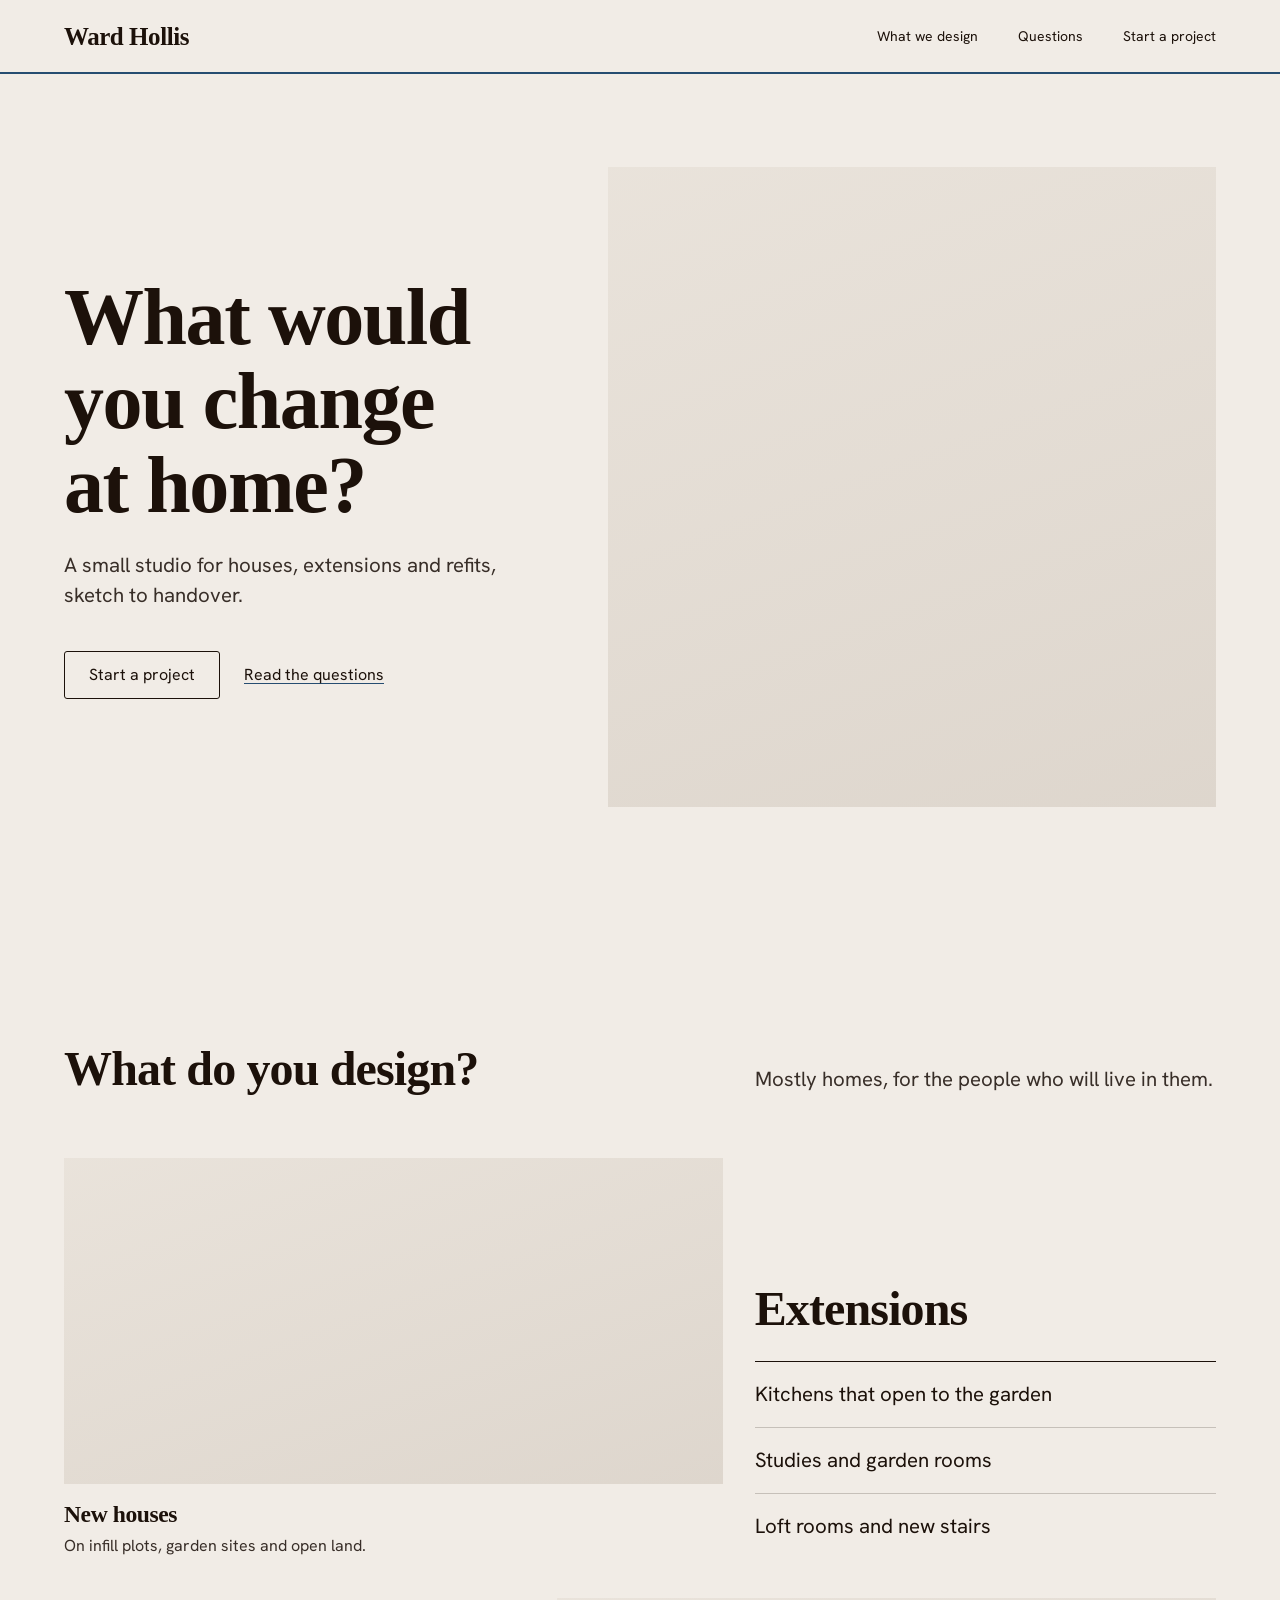
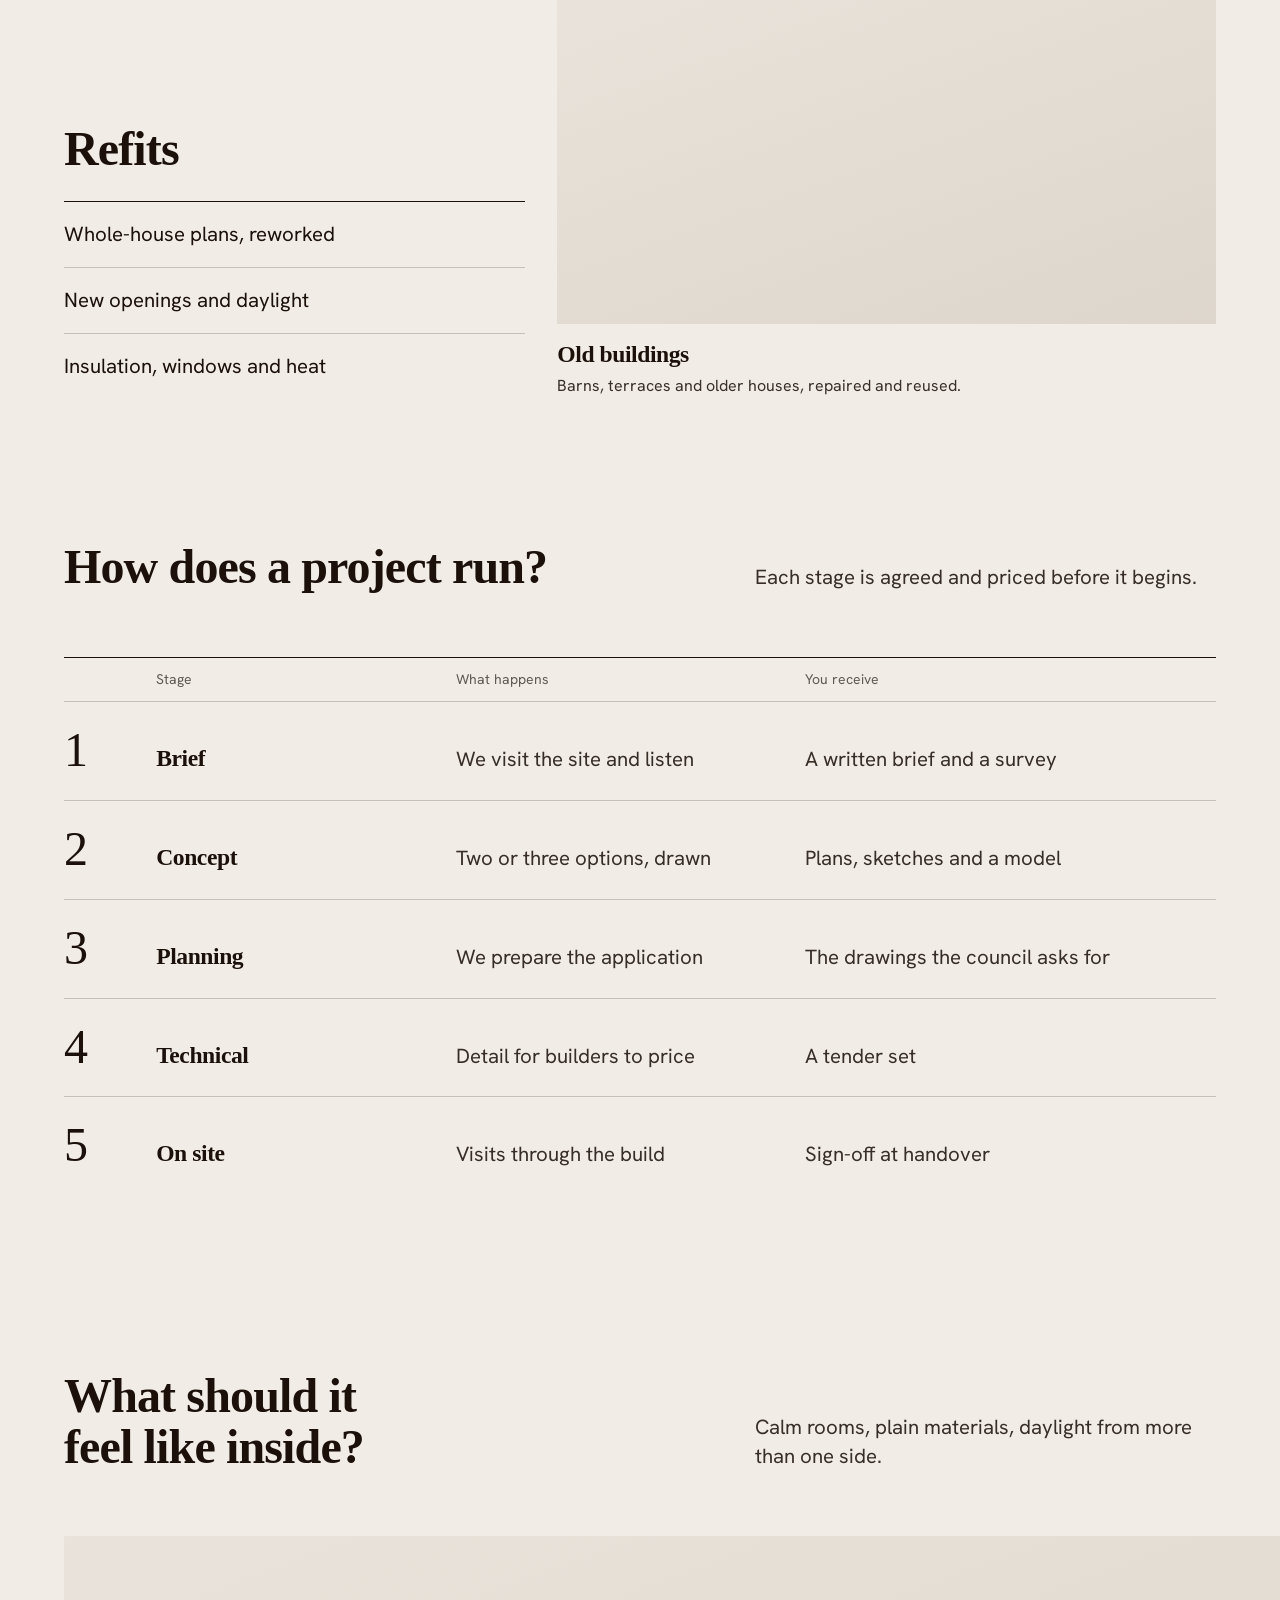
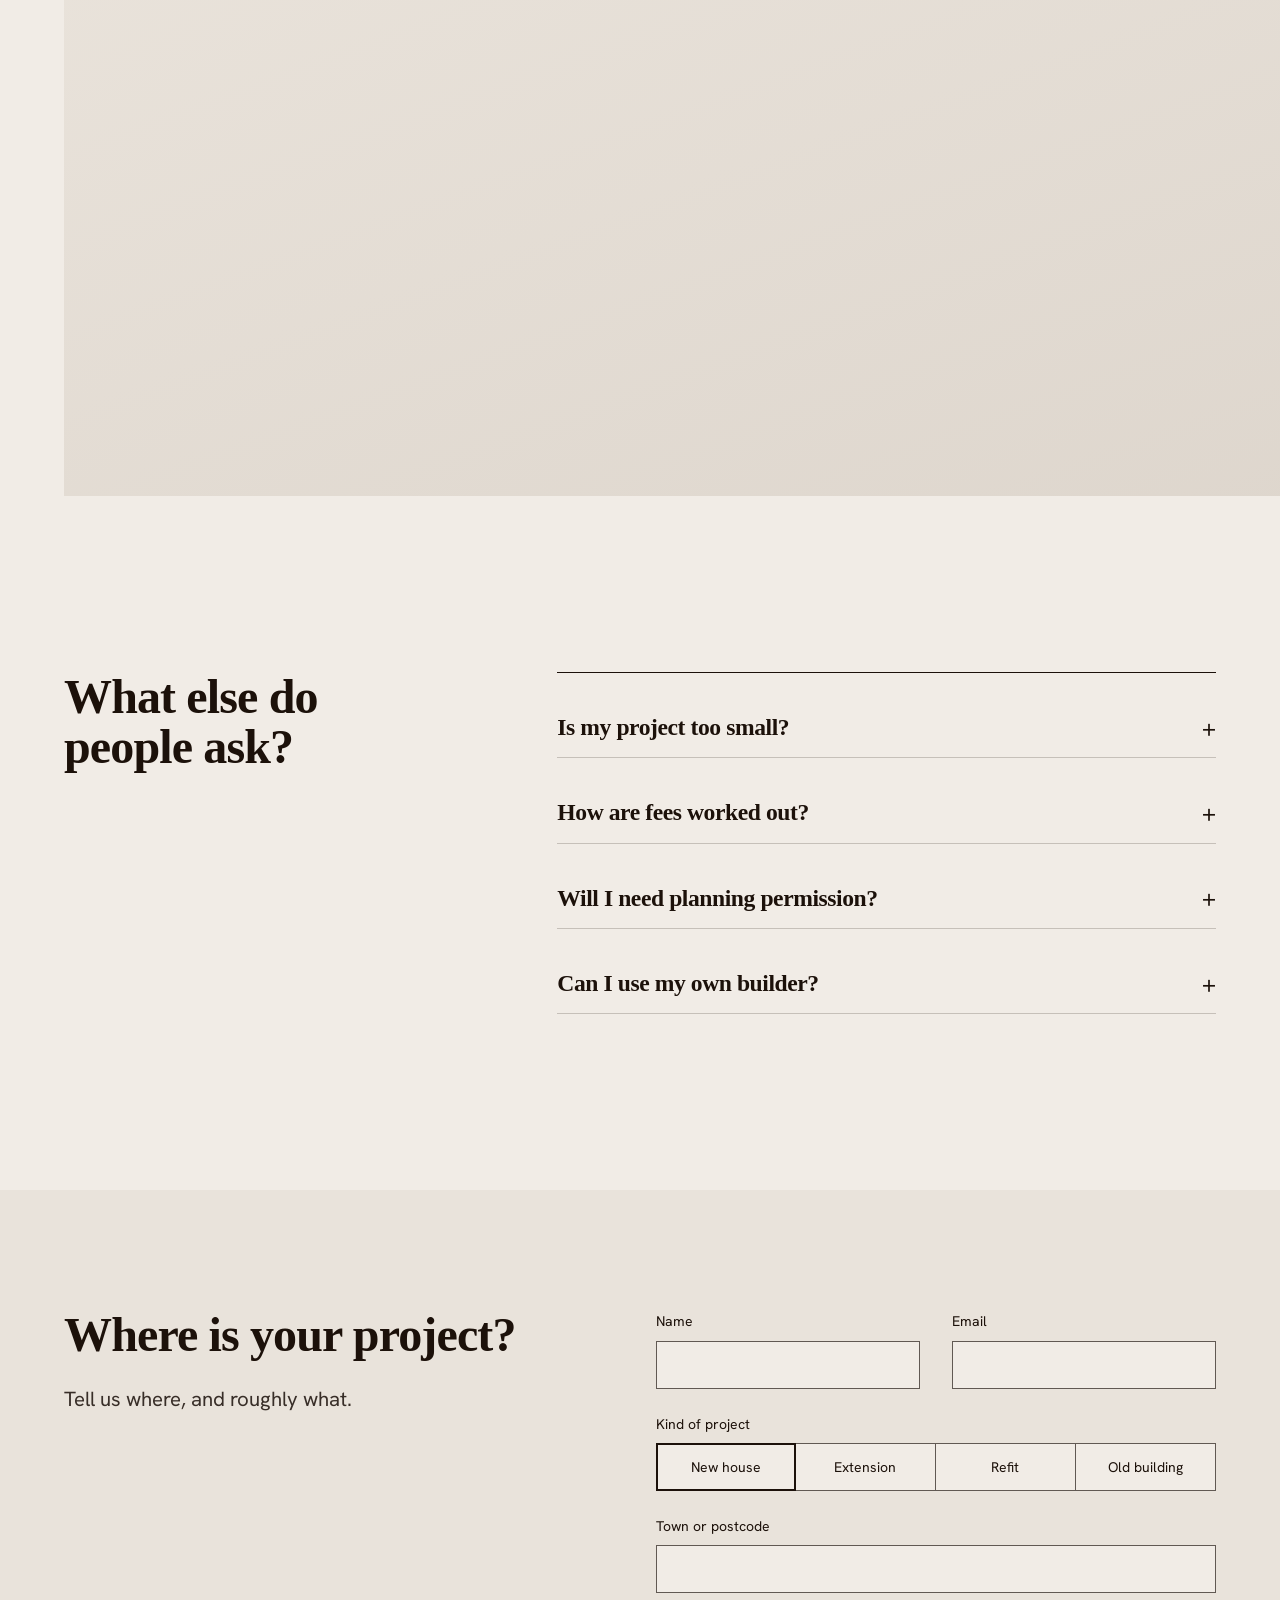
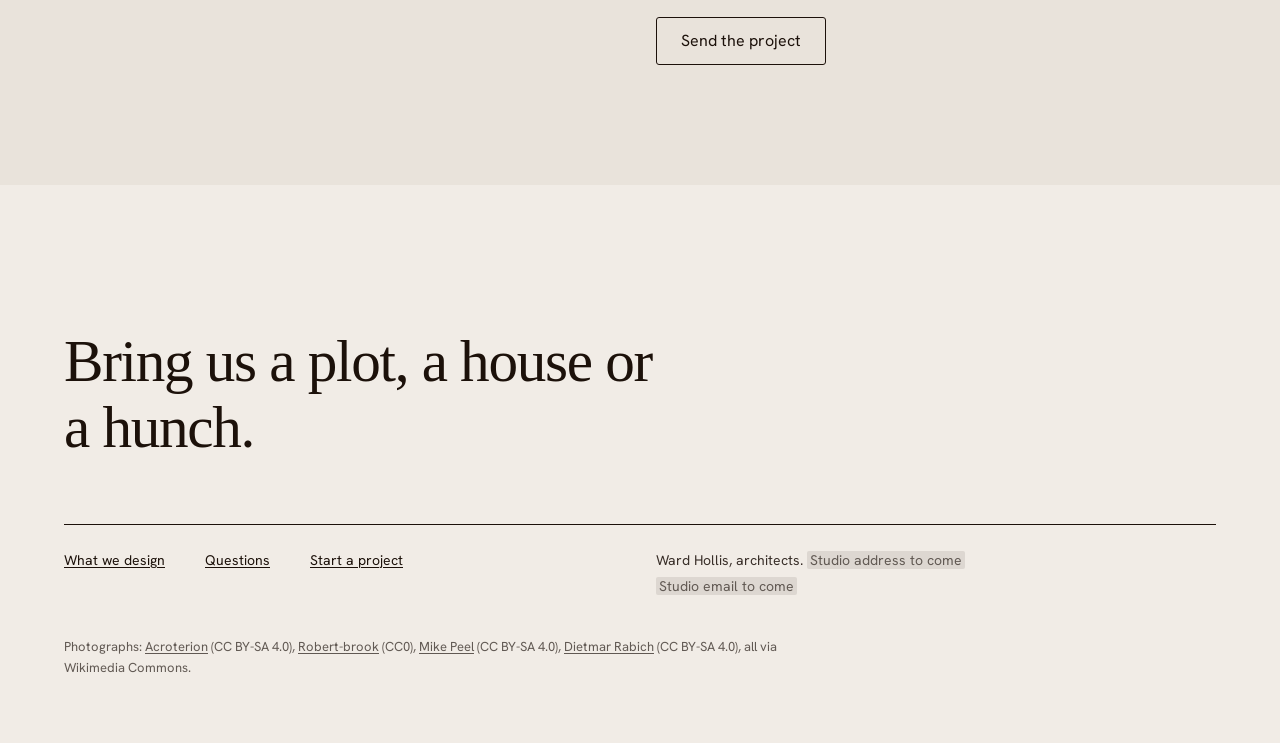
<file: site/made/atelier-architect/index.html>
<!doctype html>
<html lang="en">
<head>
<meta charset="utf-8">
<meta name="viewport" content="width=device-width, initial-scale=1">
<title>Ward Hollis, architects for houses, extensions and refits</title>
<meta name="description" content="A small architecture studio designing houses, extensions and refits, from the first site visit to handover.">
<link rel="preconnect" href="https://fonts.googleapis.com"><link rel="preconnect" href="https://fonts.gstatic.com" crossorigin>
<link href="https://api.fontshare.com/v2/css?f[]=sentient@400,700&display=swap" rel="stylesheet">
<link href="https://fonts.googleapis.com/css2?family=Hanken+Grotesk:wght@400&display=swap" rel="stylesheet">
<link rel="stylesheet" href="style.css">
</head>
<body>
<a class="skip" href="#main">Skip to content</a>

<header class="nav">
  <div class="container nav__inner">
    <a class="wordmark" href="#main" aria-label="Ward Hollis, home">Ward Hollis</a>
    <ul class="nav__links">
      <li><a href="#design">What we design</a></li>
      <li><a href="#questions">Questions</a></li>
      <li><a href="#start">Start a project</a></li>
    </ul>
  </div>
</header>

<main id="main">
  <section class="hero" aria-labelledby="hero-title">
    <div class="container hero__inner">
      <div>
        <h1 id="hero-title">What would you change at home?</h1>
        <p class="lead">A small studio for houses, extensions and refits, sketch to handover.</p>
        <div class="hero__actions">
          <a class="btn" href="#start">Start a project</a>
          <a class="link" href="#questions">Read the questions</a>
        </div>
      </div>
      <figure class="photo hero__photo" data-slot="hero" data-alt="A house the studio designed or reworked, seen in daylight">
        <img src="https://upload.wikimedia.org/wikipedia/commons/thumb/f/fb/342_East_Church_Street_Frederick_MD1.jpg/1280px-342_East_Church_Street_Frederick_MD1.jpg" srcset="https://upload.wikimedia.org/wikipedia/commons/thumb/f/fb/342_East_Church_Street_Frederick_MD1.jpg/960px-342_East_Church_Street_Frederick_MD1.jpg 960w, https://upload.wikimedia.org/wikipedia/commons/thumb/f/fb/342_East_Church_Street_Frederick_MD1.jpg/1280px-342_East_Church_Street_Frederick_MD1.jpg 1280w, https://upload.wikimedia.org/wikipedia/commons/thumb/f/fb/342_East_Church_Street_Frederick_MD1.jpg/1920px-342_East_Church_Street_Frederick_MD1.jpg 1920w" sizes="(min-width: 60rem) 55vw, 100vw" width="5874" height="5807" alt="A pale painted brick townhouse with green shutters and a small front yard" style="object-position: 50% 45%" fetchpriority="high">
      </figure>
    </div>
  </section>

  <section class="section" id="design" aria-labelledby="design-title">
    <div class="container">
      <div class="head">
        <h2 id="design-title">What do you design?</h2>
        <p class="lead">Mostly homes, for the people who will live in them.</p>
      </div>
      <div class="bento">
        <article class="tile tile--7">
          <figure class="photo" data-slot="work-1" data-alt="A model or photograph of one of the studio's new houses">
            <img src="https://upload.wikimedia.org/wikipedia/commons/thumb/8/88/A_section_of_an_architectural_model_on_Durham.jpg/1280px-A_section_of_an_architectural_model_on_Durham.jpg" srcset="https://upload.wikimedia.org/wikipedia/commons/thumb/8/88/A_section_of_an_architectural_model_on_Durham.jpg/960px-A_section_of_an_architectural_model_on_Durham.jpg 960w, https://upload.wikimedia.org/wikipedia/commons/thumb/8/88/A_section_of_an_architectural_model_on_Durham.jpg/1280px-A_section_of_an_architectural_model_on_Durham.jpg 1280w, https://upload.wikimedia.org/wikipedia/commons/thumb/8/88/A_section_of_an_architectural_model_on_Durham.jpg/1920px-A_section_of_an_architectural_model_on_Durham.jpg 1920w" sizes="(min-width: 60rem) 55vw, 100vw" width="2048" height="1536" alt="A white architectural model, rows of houses and tan sponge trees" loading="lazy">
          </figure>
          <div class="tile__text">
            <h3>New houses</h3>
            <p>On infill plots, garden sites and open land.</p>
          </div>
        </article>
        <article class="tile tile--5 tile--well">
          <h3>Extensions</h3>
          <ul class="ruled">
            <li>Kitchens that open to the garden</li>
            <li>Studies and garden rooms</li>
            <li>Loft rooms and new stairs</li>
          </ul>
        </article>
        <article class="tile tile--5 tile--well">
          <h3>Refits</h3>
          <ul class="ruled">
            <li>Whole-house plans, reworked</li>
            <li>New openings and daylight</li>
            <li>Insulation, windows and heat</li>
          </ul>
        </article>
        <article class="tile tile--7">
          <figure class="photo" data-slot="work-2" data-alt="A detail of an older building the studio has repaired: brick, timber or stone">
            <img src="https://upload.wikimedia.org/wikipedia/commons/thumb/7/73/At_Chiltern_Open_Air_Museum_2024_010.jpg/1280px-At_Chiltern_Open_Air_Museum_2024_010.jpg" srcset="https://upload.wikimedia.org/wikipedia/commons/thumb/7/73/At_Chiltern_Open_Air_Museum_2024_010.jpg/960px-At_Chiltern_Open_Air_Museum_2024_010.jpg 960w, https://upload.wikimedia.org/wikipedia/commons/thumb/7/73/At_Chiltern_Open_Air_Museum_2024_010.jpg/1280px-At_Chiltern_Open_Air_Museum_2024_010.jpg 1280w, https://upload.wikimedia.org/wikipedia/commons/thumb/7/73/At_Chiltern_Open_Air_Museum_2024_010.jpg/1920px-At_Chiltern_Open_Air_Museum_2024_010.jpg 1920w" sizes="(min-width: 60rem) 55vw, 100vw" width="6099" height="4640" alt="A timber-frame barn wall, its braces over old brick infill" loading="lazy">
          </figure>
          <div class="tile__text">
            <h3>Old buildings</h3>
            <p>Barns, terraces and older houses, repaired and reused.</p>
          </div>
        </article>
      </div>
    </div>
  </section>

  <section class="section" aria-labelledby="stages-title">
    <div class="container">
      <div class="head">
        <h2 id="stages-title">How does a project run?</h2>
        <p class="lead">Each stage is agreed and priced before it begins.</p>
      </div>
      <table class="stages">
        <thead><tr><th scope="col"><span class="visually-hidden">Number</span></th><th scope="col">Stage</th><th scope="col">What happens</th><th scope="col">You receive</th></tr></thead>
        <tbody>
          <tr><td class="figure">1</td><td class="name">Brief</td><td>We visit the site and listen</td><td>A written brief and a survey</td></tr>
          <tr><td class="figure">2</td><td class="name">Concept</td><td>Two or three options, drawn</td><td>Plans, sketches and a model</td></tr>
          <tr><td class="figure">3</td><td class="name">Planning</td><td>We prepare the application</td><td>The drawings the council asks for</td></tr>
          <tr><td class="figure">4</td><td class="name">Technical</td><td>Detail for builders to price</td><td>A tender set</td></tr>
          <tr><td class="figure">5</td><td class="name">On site</td><td>Visits through the build</td><td>Sign-off at handover</td></tr>
        </tbody>
      </table>
    </div>
  </section>

  <section class="section section--l showcase" aria-labelledby="inside-title">
    <div class="container">
      <div class="head">
        <h2 id="inside-title">What should it feel like inside?</h2>
        <p class="lead">Calm rooms, plain materials, daylight from more than one side.</p>
      </div>
      <figure class="photo" data-slot="interior" data-alt="A wide interior by the studio: a calm room lit from two sides">
        <img src="https://upload.wikimedia.org/wikipedia/commons/thumb/f/ff/Heiligengrabe%2C_Kloster_Stift_zum_Heiligengrabe%2C_Abtei%2C_Appartement_im_Dormitorium_--_2017_--_7261-7.jpg/1280px-Heiligengrabe%2C_Kloster_Stift_zum_Heiligengrabe%2C_Abtei%2C_Appartement_im_Dormitorium_--_2017_--_7261-7.jpg" srcset="https://upload.wikimedia.org/wikipedia/commons/thumb/f/ff/Heiligengrabe%2C_Kloster_Stift_zum_Heiligengrabe%2C_Abtei%2C_Appartement_im_Dormitorium_--_2017_--_7261-7.jpg/960px-Heiligengrabe%2C_Kloster_Stift_zum_Heiligengrabe%2C_Abtei%2C_Appartement_im_Dormitorium_--_2017_--_7261-7.jpg 960w, https://upload.wikimedia.org/wikipedia/commons/thumb/f/ff/Heiligengrabe%2C_Kloster_Stift_zum_Heiligengrabe%2C_Abtei%2C_Appartement_im_Dormitorium_--_2017_--_7261-7.jpg/1280px-Heiligengrabe%2C_Kloster_Stift_zum_Heiligengrabe%2C_Abtei%2C_Appartement_im_Dormitorium_--_2017_--_7261-7.jpg 1280w, https://upload.wikimedia.org/wikipedia/commons/thumb/f/ff/Heiligengrabe%2C_Kloster_Stift_zum_Heiligengrabe%2C_Abtei%2C_Appartement_im_Dormitorium_--_2017_--_7261-7.jpg/1920px-Heiligengrabe%2C_Kloster_Stift_zum_Heiligengrabe%2C_Abtei%2C_Appartement_im_Dormitorium_--_2017_--_7261-7.jpg 1920w" sizes="(min-width: 90rem) 1312px, 100vw" width="5538" height="3693" alt="A pale green bedroom, two plain birch beds on a wooden floor" style="object-position: 50% 60%" loading="lazy">
      </figure>
    </div>
  </section>

  <section class="section section--l" id="questions" aria-labelledby="faq-title">
    <div class="container faq">
      <div class="faq__head">
        <h2 id="faq-title">What else do people ask?</h2>
      </div>
      <div class="faq__list">
        <details>
          <summary><h3>Is my project too small?</h3></summary>
          <div class="answer"><p>Rarely: a single room is as welcome as a whole house.</p></div>
        </details>
        <details>
          <summary><h3>How are fees worked out?</h3></summary>
          <div class="answer"><p>A fixed fee for each stage, agreed in writing before it starts.</p></div>
        </details>
        <details>
          <summary><h3>Will I need planning permission?</h3></summary>
          <div class="answer"><p>Smaller work often does not; we check at the first visit.</p></div>
        </details>
        <details>
          <summary><h3>Can I use my own builder?</h3></summary>
          <div class="answer"><p>Yes, and we stay on hand through the build.</p></div>
        </details>
      </div>
    </div>
  </section>

  <section class="band" id="start" aria-labelledby="start-title">
    <div class="container start">
      <div class="start__head">
        <h2 id="start-title">Where is your project?</h2>
        <p class="lead">Tell us where, and roughly what.</p>
      </div>
      <form class="form" data-endpoint="" novalidate>
        <div class="pair">
          <div class="field"><label for="name">Name</label><input id="name" name="name" type="text" autocomplete="name" required></div>
          <div class="field"><label for="email">Email</label><input id="email" name="email" type="email" autocomplete="email" required></div>
        </div>
        <fieldset class="seg"><legend>Kind of project</legend>
          <input type="radio" name="kind" id="k1" value="new-house" checked><label for="k1">New house</label>
          <input type="radio" name="kind" id="k2" value="extension"><label for="k2">Extension</label>
          <input type="radio" name="kind" id="k3" value="refit"><label for="k3">Refit</label>
          <input type="radio" name="kind" id="k4" value="old-building"><label for="k4">Old building</label>
        </fieldset>
        <div class="field"><label for="place">Town or postcode</label><input id="place" name="place" type="text" autocomplete="postal-code"></div>
        <div class="form__foot">
          <button class="btn" type="submit">Send the project</button>
          <p class="form__help" id="form-help" aria-live="polite"></p>
        </div>
      </form>
    </div>
  </section>
</main>

<footer class="footer">
  <div class="container">
    <p class="footer__line">Bring us a plot, a house or a hunch.</p>
    <div class="footer__row">
      <ul class="footer__links">
        <li><a href="#design">What we design</a></li>
        <li><a href="#questions">Questions</a></li>
        <li><a href="#start">Start a project</a></li>
      </ul>
      <div class="footer__contact">
        <p>Ward Hollis, architects. <span class="fill" data-fill="address">Studio address to come</span></p>
        <p><span class="fill" data-fill="email">Studio email to come</span></p>
      </div>
    </div>
    <p class="footer__credits" data-credits>Photographs: <a href="https://commons.wikimedia.org/wiki/File:342_East_Church_Street_Frederick_MD1.jpg">Acroterion</a> (CC BY-SA 4.0), <a href="https://commons.wikimedia.org/wiki/File:A_section_of_an_architectural_model_on_Durham.jpg">Robert-brook</a> (CC0), <a href="https://commons.wikimedia.org/wiki/File:At_Chiltern_Open_Air_Museum_2024_010.jpg">Mike Peel</a> (CC BY-SA 4.0), <a href="https://commons.wikimedia.org/wiki/File:Heiligengrabe,_Kloster_Stift_zum_Heiligengrabe,_Abtei,_Appartement_im_Dormitorium_--_2017_--_7261-7.jpg">Dietmar Rabich</a> (CC BY-SA 4.0), all via Wikimedia Commons.</p>
  </div>
</footer>

<script>
document.querySelectorAll('form[data-endpoint]').forEach((form) => {
  const help = form.querySelector('[aria-live]');
  form.addEventListener('submit', (e) => {
    e.preventDefault();
    const bad = [...form.querySelectorAll('input[required]')].find((i) => !i.checkValidity());
    form.querySelectorAll('input[required]').forEach((i) => i.toggleAttribute('aria-invalid', !i.checkValidity()));
    if (bad) { bad.setAttribute('aria-describedby', help.id); help.textContent = bad.type === 'email' ? 'That address looks incomplete. Write it as name@example.com.' : 'Add your name so we know who to reply to.'; bad.focus(); return; }
    if (!form.dataset.endpoint) { help.textContent = 'Nothing was sent: this form is not connected yet.'; return; }
    fetch(form.dataset.endpoint, { method: 'POST', body: new FormData(form) })
      .then((r) => { help.textContent = r.ok ? 'Received. We reply to ' + form.email.value.trim() + '.' : 'That did not go through. Try again in a minute.'; })
      .catch(() => { help.textContent = 'That did not go through. Try again in a minute.'; });
  });
});
</script>
<script>window.hallmarkSlots = (m) => { for (const [k, v] of Object.entries(m)) { const s = document.querySelector(`[data-slot="${k}"]`); if (!s) continue; const im = new Image(); im.src = typeof v === 'string' ? v : v.src; im.alt = (typeof v === 'object' && v.alt) || s.dataset.alt || ''; s.querySelectorAll(':scope > img').forEach((o) => o.remove()); s.prepend(im); } };
document.querySelectorAll('[data-slot] img').forEach((i) => { if (i.complete && !i.naturalWidth) i.remove(); else i.addEventListener('error', () => i.remove(), { once: true }); });</script>
</body>
</html>
</file>
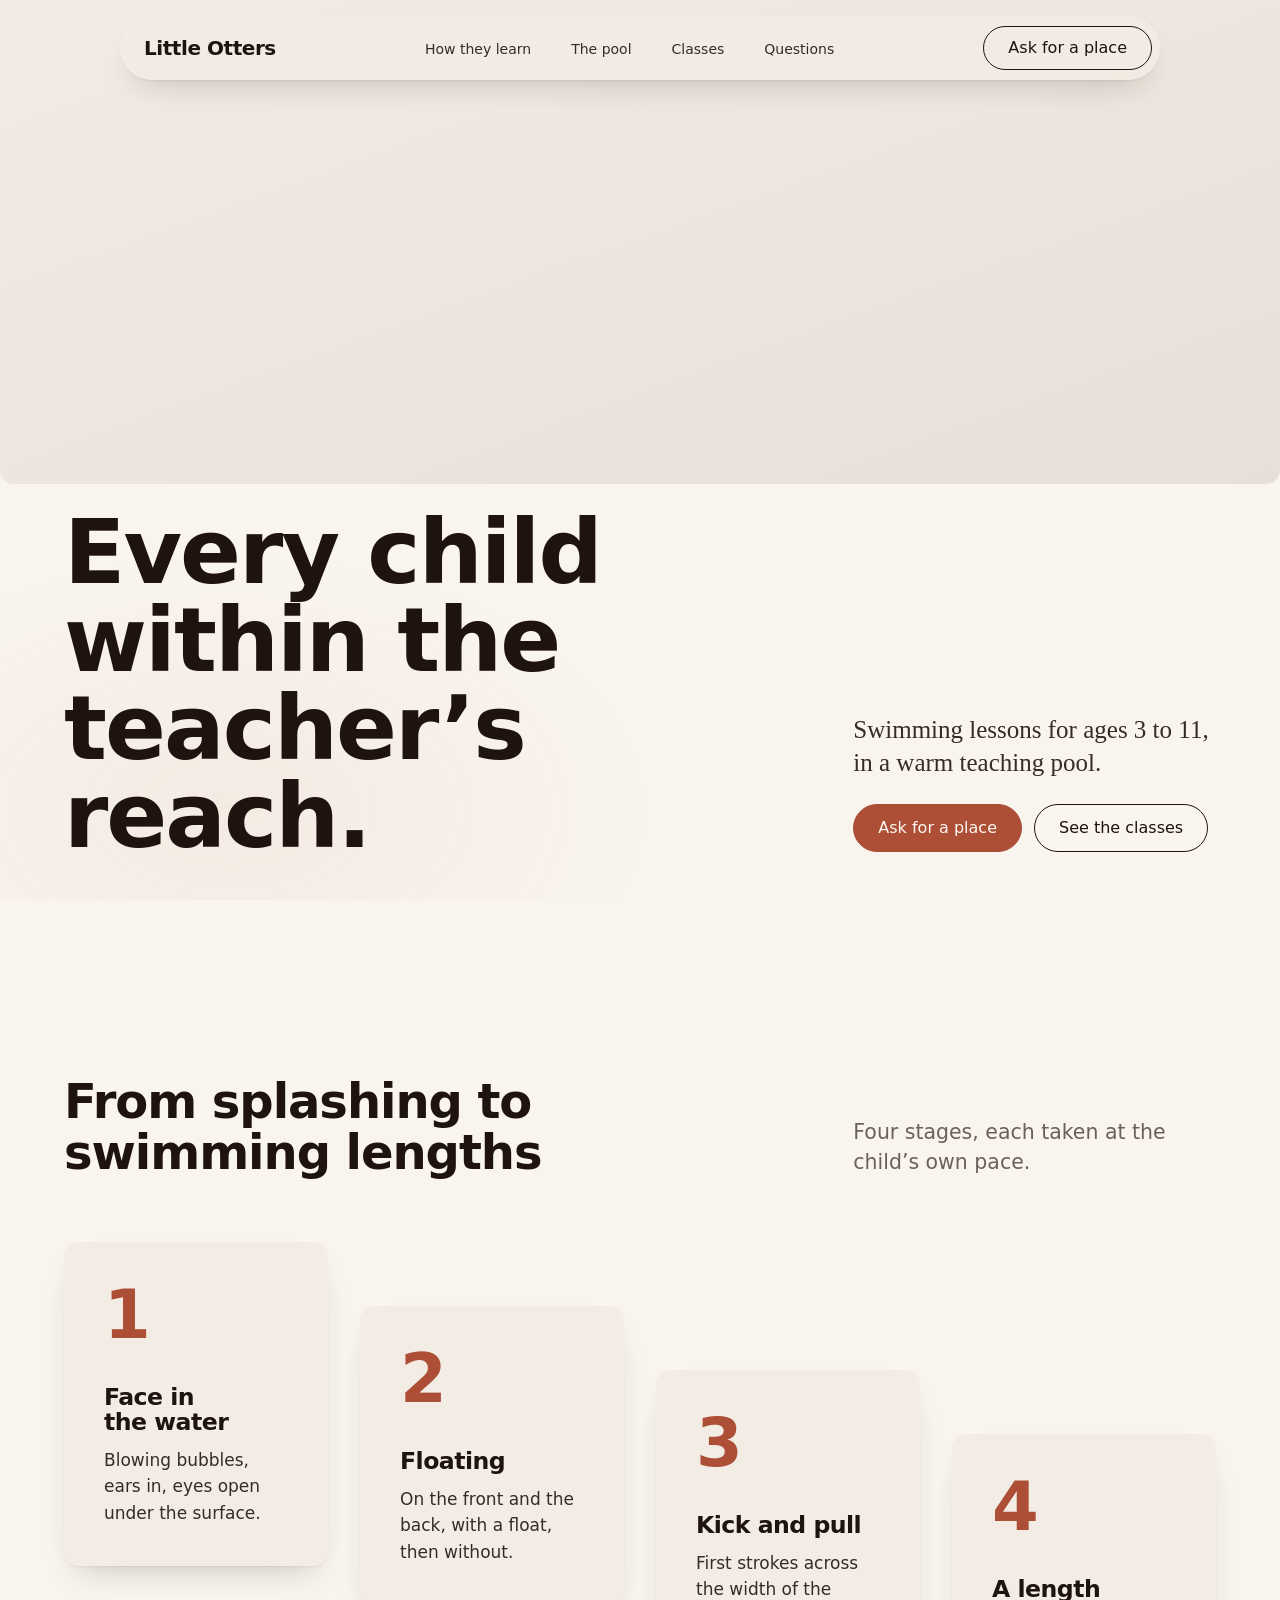
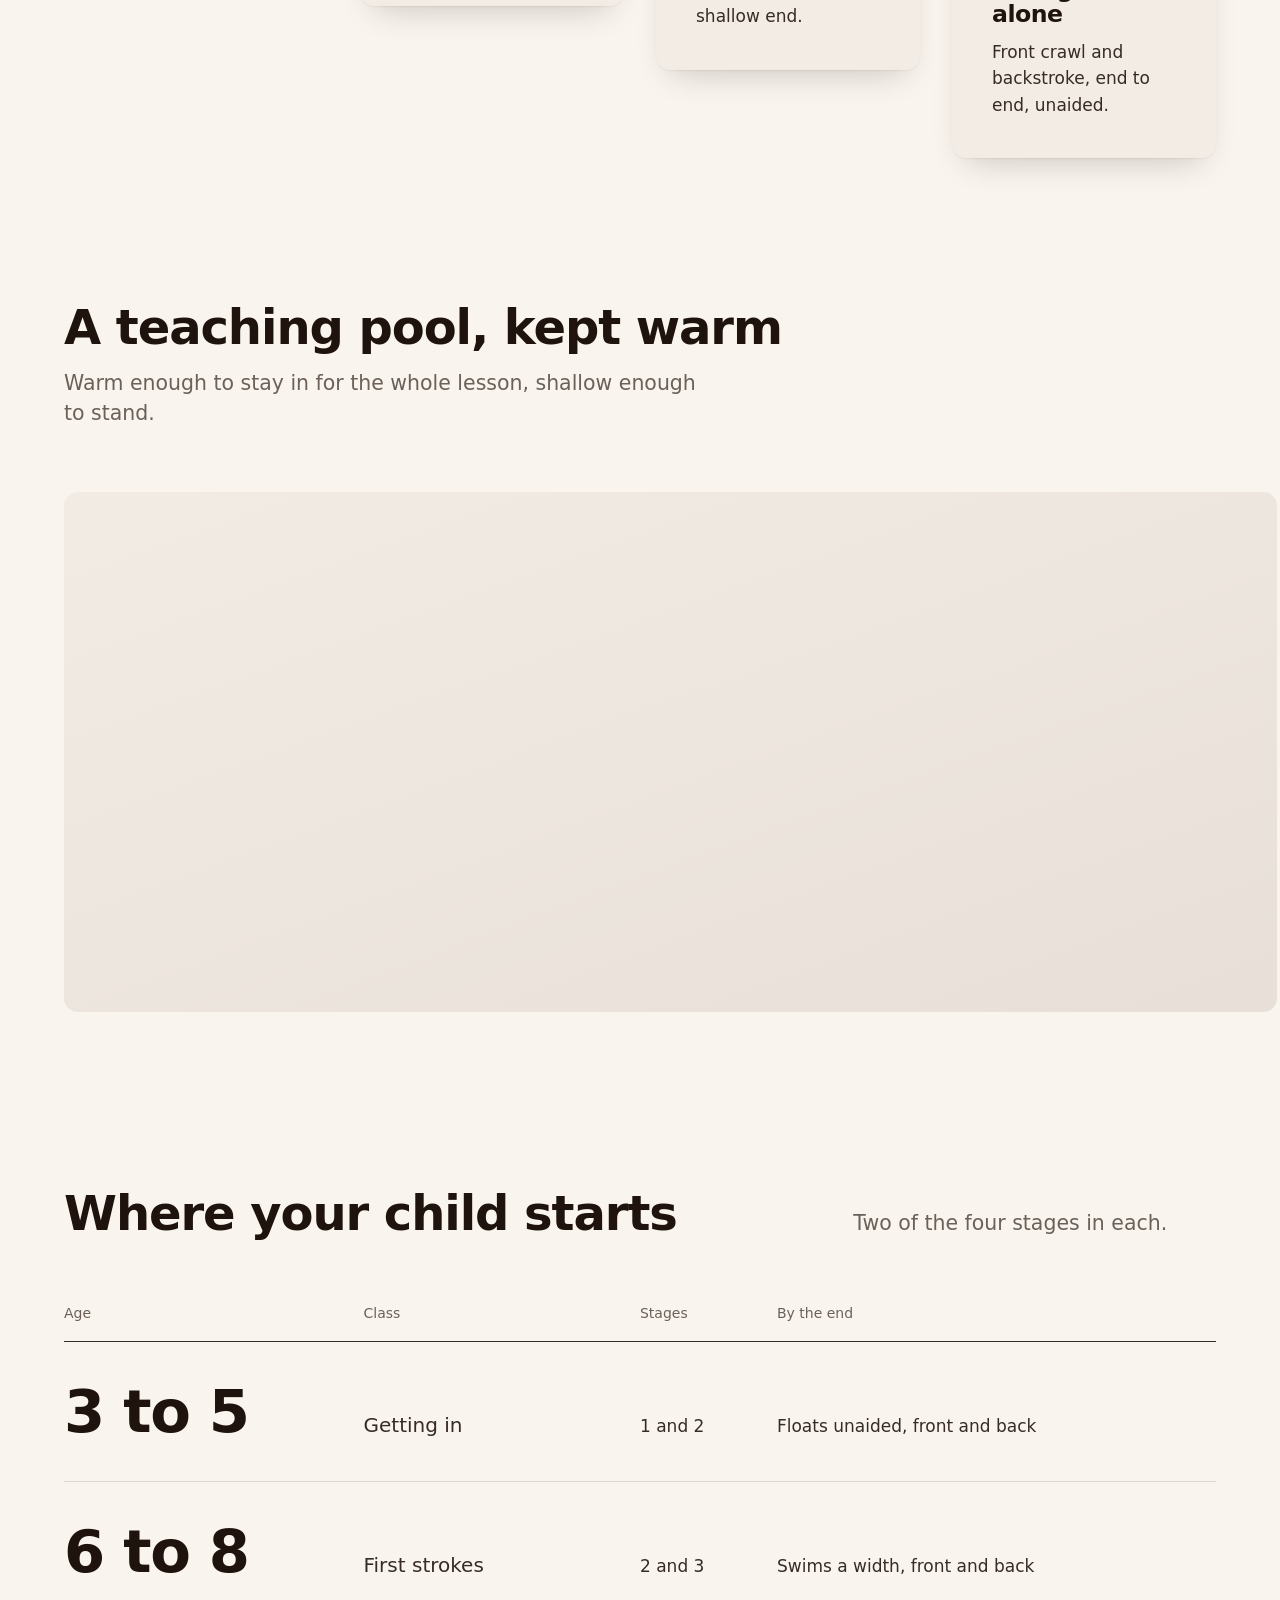
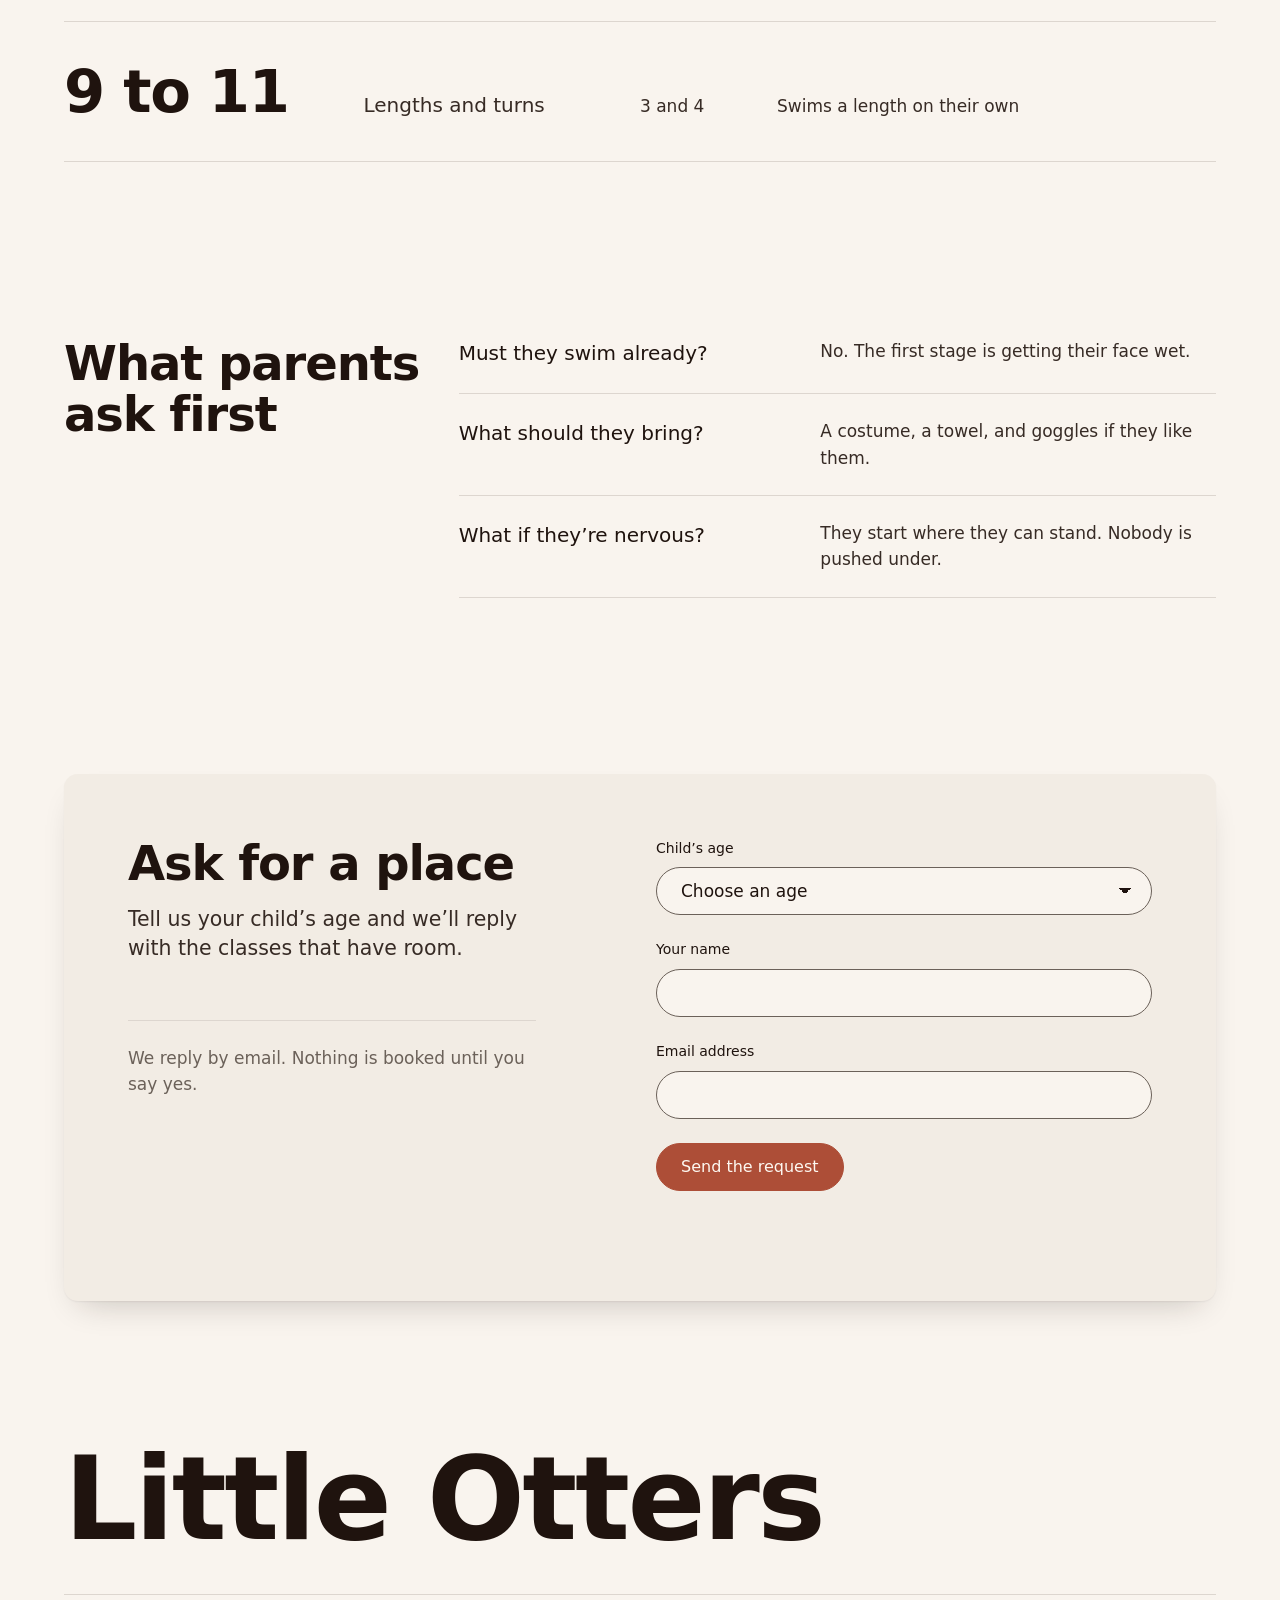
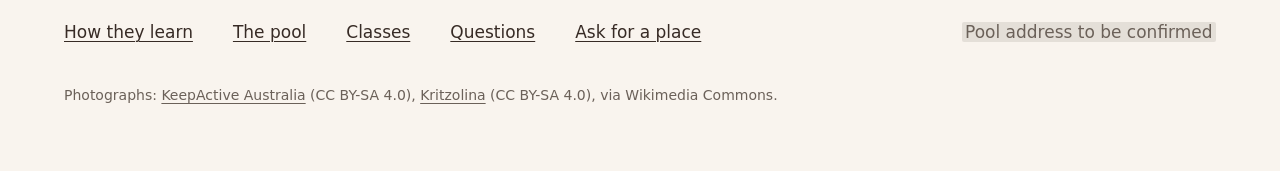
<file: site/made/bloom-swim-school/index.html>
<!doctype html>
<html lang="en-GB">
<head>
<meta charset="utf-8">
<meta name="viewport" content="width=device-width, initial-scale=1">
<title>Little Otters swimming school</title>
<meta name="description" content="Little Otters teaches children aged 3 to 11 to swim, in small classes in a warm teaching pool.">
<link rel="preconnect" href="https://api.fontshare.com">
<link href="https://api.fontshare.com/v2/css?f[]=ranade@400,500,600&display=swap" rel="stylesheet">
<link href="https://api.fontshare.com/v2/css?f[]=gambarino@400&display=swap" rel="stylesheet">
<link rel="stylesheet" href="styles.css">
</head>
<body>
<a class="skip" href="#main">Skip to content</a>

<nav class="nav" aria-label="Main">
  <div class="nav__pill">
    <a class="wordmark" href="#main" aria-label="Little Otters, home">Little Otters</a>
    <ul class="links">
      <li><a href="#progress">How they learn</a></li>
      <li><a href="#pool">The pool</a></li>
      <li><a href="#classes">Classes</a></li>
      <li><a href="#questions">Questions</a></li>
    </ul>
    <a class="btn btn--sm" href="#place">Ask for a place</a>
  </div>
</nav>

<main id="main">
  <section class="hero" aria-labelledby="hero-title">
    <figure class="hero__field" data-slot="hero" data-alt="The Little Otters teaching pool itself, calm water and the shallow end, no faces">
        <img src="https://upload.wikimedia.org/wikipedia/commons/thumb/8/8c/Swimming_Pool_lanes_and_starting_blocks_at_AIS.jpg/1920px-Swimming_Pool_lanes_and_starting_blocks_at_AIS.jpg" srcset="https://upload.wikimedia.org/wikipedia/commons/thumb/8/8c/Swimming_Pool_lanes_and_starting_blocks_at_AIS.jpg/960px-Swimming_Pool_lanes_and_starting_blocks_at_AIS.jpg 960w, https://upload.wikimedia.org/wikipedia/commons/thumb/8/8c/Swimming_Pool_lanes_and_starting_blocks_at_AIS.jpg/1280px-Swimming_Pool_lanes_and_starting_blocks_at_AIS.jpg 1280w, https://upload.wikimedia.org/wikipedia/commons/thumb/8/8c/Swimming_Pool_lanes_and_starting_blocks_at_AIS.jpg/1920px-Swimming_Pool_lanes_and_starting_blocks_at_AIS.jpg 1920w, https://upload.wikimedia.org/wikipedia/commons/8/8c/Swimming_Pool_lanes_and_starting_blocks_at_AIS.jpg 4608w" sizes="130vw" width="4608" height="3456" alt="Clear pool water over blue tiles, parted by red lane ropes" fetchpriority="high">
    </figure>
    <div class="container">
      <div class="hero__ledge">
        <h1 id="hero-title">Every child within the teacher’s reach.</h1>
        <div class="hero__side">
          <p class="lead serif-line">Swimming lessons for ages 3 to 11, in a warm teaching pool.</p>
          <div class="actions">
            <a class="btn btn--primary" href="#place">Ask for a place</a>
            <a class="btn" href="#classes">See the classes</a>
          </div>
        </div>
      </div>
    </div>
  </section>

  <section class="section gap-l" id="progress" aria-labelledby="progress-title">
    <div class="container">
      <div class="head head--split">
        <h2 id="progress-title">From splashing to swimming lengths</h2>
        <p class="lead">Four stages, each taken at the child’s own pace.</p>
      </div>
      <ol class="stair" role="list">
        <li class="surface"><span class="stair__n" aria-hidden="true">1</span><h3>Face in the water</h3><p>Blowing bubbles, ears in, eyes open under the surface.</p></li>
        <li class="surface"><span class="stair__n" aria-hidden="true">2</span><h3>Floating</h3><p>On the front and the back, with a float, then without.</p></li>
        <li class="surface"><span class="stair__n" aria-hidden="true">3</span><h3>Kick and pull</h3><p>First strokes across the width of the shallow end.</p></li>
        <li class="surface"><span class="stair__n" aria-hidden="true">4</span><h3>A length alone</h3><p>Front crawl and backstroke, end to end, unaided.</p></li>
      </ol>
    </div>
  </section>

  <section class="section gap-m" id="pool" aria-labelledby="pool-title">
    <div class="container">
      <div class="head">
        <h2 id="pool-title">A teaching pool, kept warm</h2>
        <p class="lead">Warm enough to stay in for the whole lesson, shallow enough to stand.</p>
      </div>
      <figure class="photo photo--wide" data-slot="pool" data-alt="The indoor teaching pool in daylight: the shallow steps, floats on the side, no children’s faces">
        <img src="https://upload.wikimedia.org/wikipedia/commons/thumb/2/2d/Swimming_Pool_in_a_hotel_in_Tamil_Nadu_03.jpg/1920px-Swimming_Pool_in_a_hotel_in_Tamil_Nadu_03.jpg" srcset="https://upload.wikimedia.org/wikipedia/commons/thumb/2/2d/Swimming_Pool_in_a_hotel_in_Tamil_Nadu_03.jpg/960px-Swimming_Pool_in_a_hotel_in_Tamil_Nadu_03.jpg 960w, https://upload.wikimedia.org/wikipedia/commons/thumb/2/2d/Swimming_Pool_in_a_hotel_in_Tamil_Nadu_03.jpg/1280px-Swimming_Pool_in_a_hotel_in_Tamil_Nadu_03.jpg 1280w, https://upload.wikimedia.org/wikipedia/commons/thumb/2/2d/Swimming_Pool_in_a_hotel_in_Tamil_Nadu_03.jpg/1920px-Swimming_Pool_in_a_hotel_in_Tamil_Nadu_03.jpg 1920w, https://upload.wikimedia.org/wikipedia/commons/2/2d/Swimming_Pool_in_a_hotel_in_Tamil_Nadu_03.jpg 5472w" sizes="(min-width: 90rem) 1312px, 100vw" width="5472" height="3648" alt="Still pool water over pale blue tiles, with soft reflections on the surface" loading="lazy" style="object-position: 50% 40%">
      </figure>
    </div>
  </section>

  <section class="section gap-l" id="classes" aria-labelledby="classes-title">
    <div class="container">
      <div class="head head--split">
        <h2 id="classes-title">Where your child starts</h2>
        <p class="lead">Two of the four stages in each.</p>
      </div>
      <table class="classes">
        <thead><tr><th scope="col">Age</th><th scope="col">Class</th><th scope="col">Stages</th><th scope="col">By the end</th></tr></thead>
        <tbody>
          <tr><th scope="row" class="classes__age">3 to 5</th><td class="classes__name">Getting in</td><td>1 and 2</td><td>Floats unaided, front and back</td></tr>
          <tr><th scope="row" class="classes__age">6 to 8</th><td class="classes__name">First strokes</td><td>2 and 3</td><td>Swims a width, front and back</td></tr>
          <tr><th scope="row" class="classes__age">9 to 11</th><td class="classes__name">Lengths and turns</td><td>3 and 4</td><td>Swims a length on their own</td></tr>
        </tbody>
      </table>
    </div>
  </section>

  <section class="section gap-l" id="questions" aria-labelledby="questions-title">
    <div class="container rows-wrap">
      <div class="head">
        <h2 id="questions-title">What parents ask first</h2>
      </div>
      <dl class="rows">
        <div><dt>Must they swim already?</dt><dd>No. The first stage is getting their face wet.</dd></div>
        <div><dt>What should they bring?</dt><dd>A costume, a towel, and goggles if they like them.</dd></div>
        <div><dt>What if they’re nervous?</dt><dd>They start where they can stand. Nobody is pushed under.</dd></div>
      </dl>
    </div>
  </section>

  <section class="section gap-l" id="place" aria-labelledby="place-title">
    <div class="container">
      <div class="place surface">
        <div class="place__head">
          <h2 id="place-title">Ask for a place</h2>
          <p class="lead">Tell us your child’s age and we’ll reply with the classes that have room.</p>
          <p class="place__note">We reply by email. Nothing is booked until you say yes.</p>
        </div>
        <form class="place__form" data-endpoint="" novalidate>
          <div class="field">
            <label for="age">Child’s age</label>
            <select id="age" name="age" required>
              <option value="">Choose an age</option>
              <option>3</option><option>4</option><option>5</option><option>6</option><option>7</option><option>8</option><option>9</option><option>10</option><option>11</option>
            </select>
          </div>
          <div class="field">
            <label for="name">Your name</label>
            <input id="name" name="name" type="text" autocomplete="name" required>
          </div>
          <div class="field">
            <label for="email">Email address</label>
            <input id="email" name="email" type="email" autocomplete="email" inputmode="email" required>
          </div>
          <button class="btn btn--primary" type="submit">Send the request</button>
          <p class="place__help" id="place-help" aria-live="polite"></p>
        </form>
      </div>
    </div>
  </section>
</main>

<footer class="footer">
  <div class="container">
    <p class="footer__mark">Little Otters</p>
    <div class="footer__row">
      <ul class="footer__links">
        <li><a href="#progress">How they learn</a></li>
        <li><a href="#pool">The pool</a></li>
        <li><a href="#classes">Classes</a></li>
        <li><a href="#questions">Questions</a></li>
        <li><a href="#place">Ask for a place</a></li>
      </ul>
      <p class="footer__note"><span class="fill" data-fill="address">Pool address to be confirmed</span></p>
    </div>
    <p class="credits" data-credits>Photographs: <a href="https://commons.wikimedia.org/wiki/File:Swimming_Pool_lanes_and_starting_blocks_at_AIS.jpg">KeepActive Australia</a> (CC BY-SA 4.0), <a href="https://commons.wikimedia.org/wiki/File:Swimming_Pool_in_a_hotel_in_Tamil_Nadu_03.jpg">Kritzolina</a> (CC BY-SA 4.0), via Wikimedia Commons.</p>
  </div>
</footer>

<script>
document.querySelectorAll('form[data-endpoint]').forEach((form) => {
  const help = form.querySelector('[aria-live]');
  form.addEventListener('submit', (e) => {
    e.preventDefault();
    const fields = [...form.querySelectorAll('input, select')];
    fields.forEach((f) => f.toggleAttribute('aria-invalid', !f.checkValidity()));
    const bad = fields.find((f) => !f.checkValidity());
    if (bad) { bad.setAttribute('aria-describedby', help.id); help.textContent = bad.id === 'email' ? 'That address looks incomplete. Write it as name@example.com.' : bad.id === 'age' ? 'Choose your child’s age so we can match a class.' : 'Add your name so we know who to reply to.'; bad.focus(); return; }
    if (!form.dataset.endpoint) { help.textContent = 'Nothing was sent: this form is not connected yet.'; return; }
    fetch(form.dataset.endpoint, { method: 'POST', body: new FormData(form) })
      .then((r) => { help.textContent = r.ok ? 'Thank you. We’ll reply to ' + form.email.value.trim() + '.' : 'That did not go through. Try again in a minute.'; })
      .catch(() => { help.textContent = 'That did not go through. Try again in a minute.'; });
  });
});
</script>
<script>window.hallmarkSlots = (m) => { for (const [k, v] of Object.entries(m)) { const s = document.querySelector(`[data-slot="${k}"]`); if (!s) continue; const im = new Image(); im.src = typeof v === 'string' ? v : v.src; im.alt = (typeof v === 'object' && v.alt) || s.dataset.alt || ''; s.querySelectorAll(':scope > img').forEach((o) => o.remove()); s.prepend(im); } };
document.querySelectorAll('[data-slot] img').forEach((i) => { if (i.complete && !i.naturalWidth) i.remove(); else i.addEventListener('error', () => i.remove(), { once: true }); });</script>
</body>
</html>
</file>
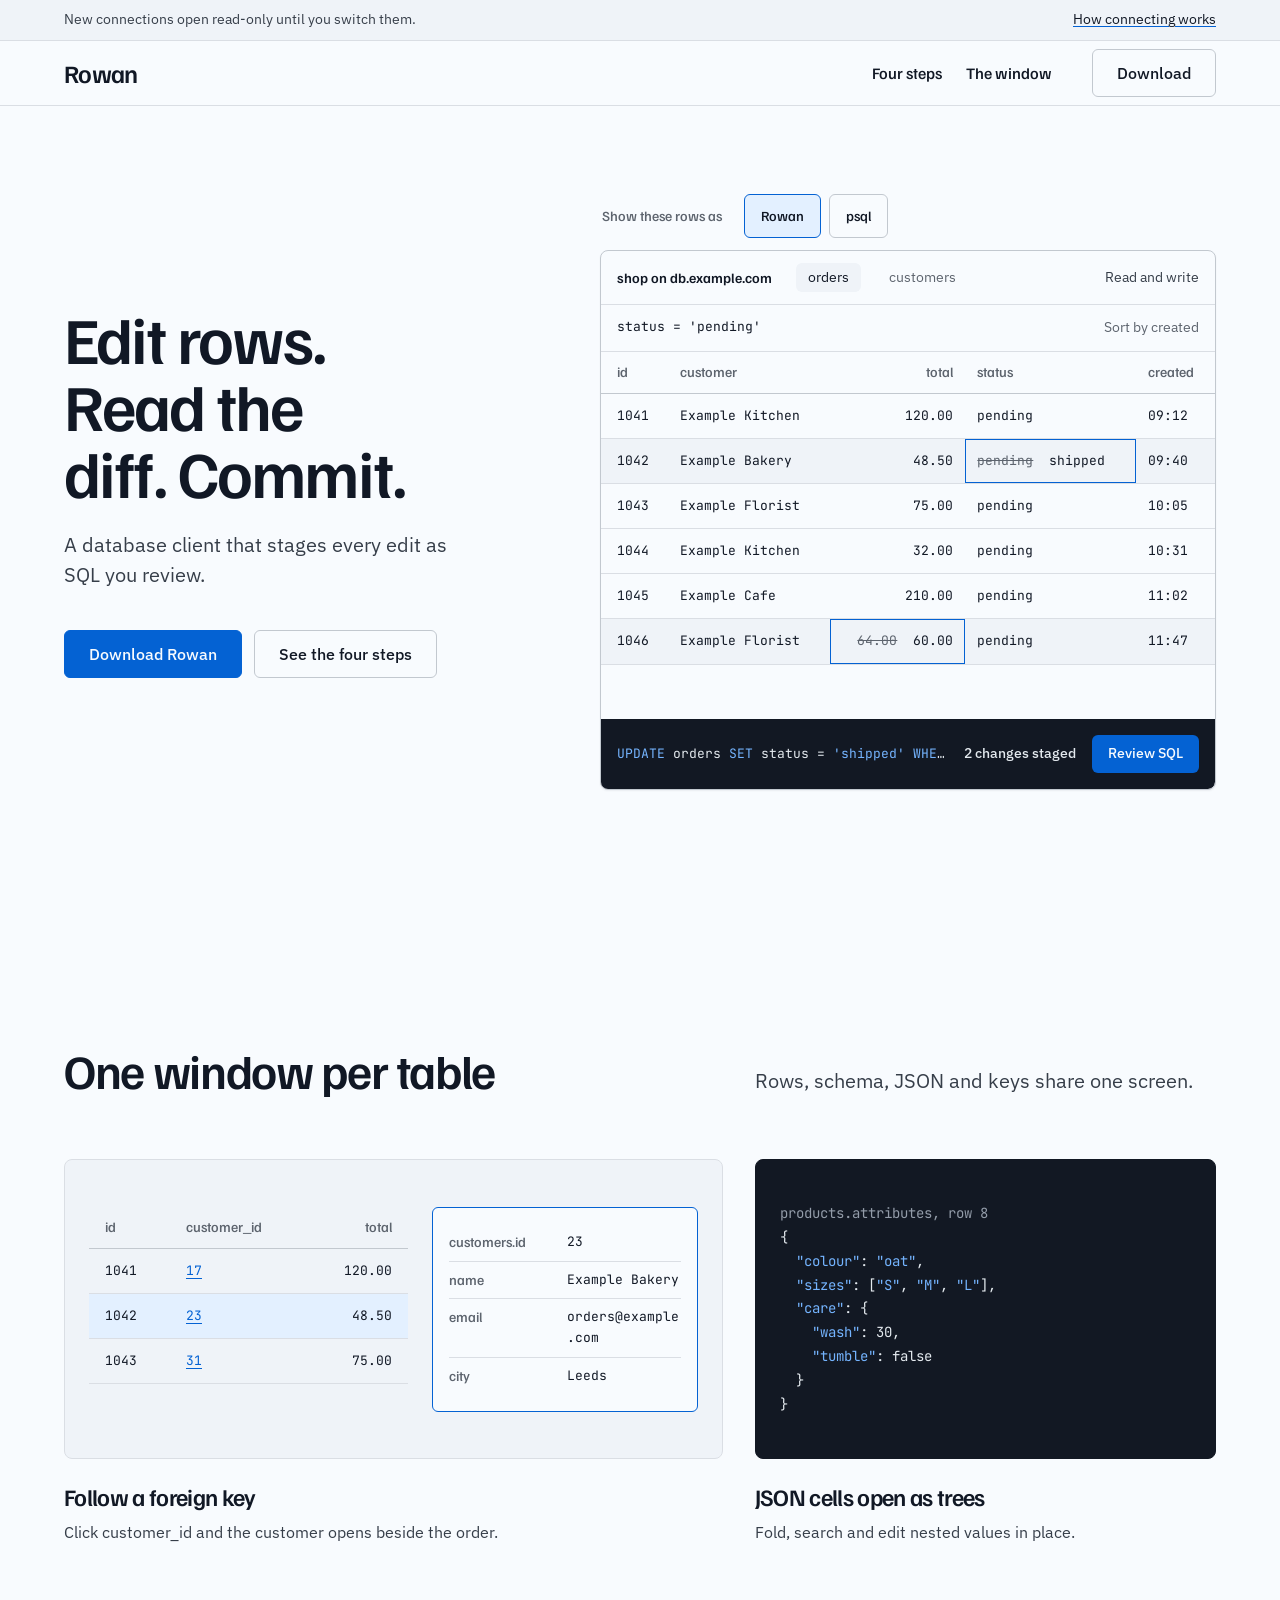
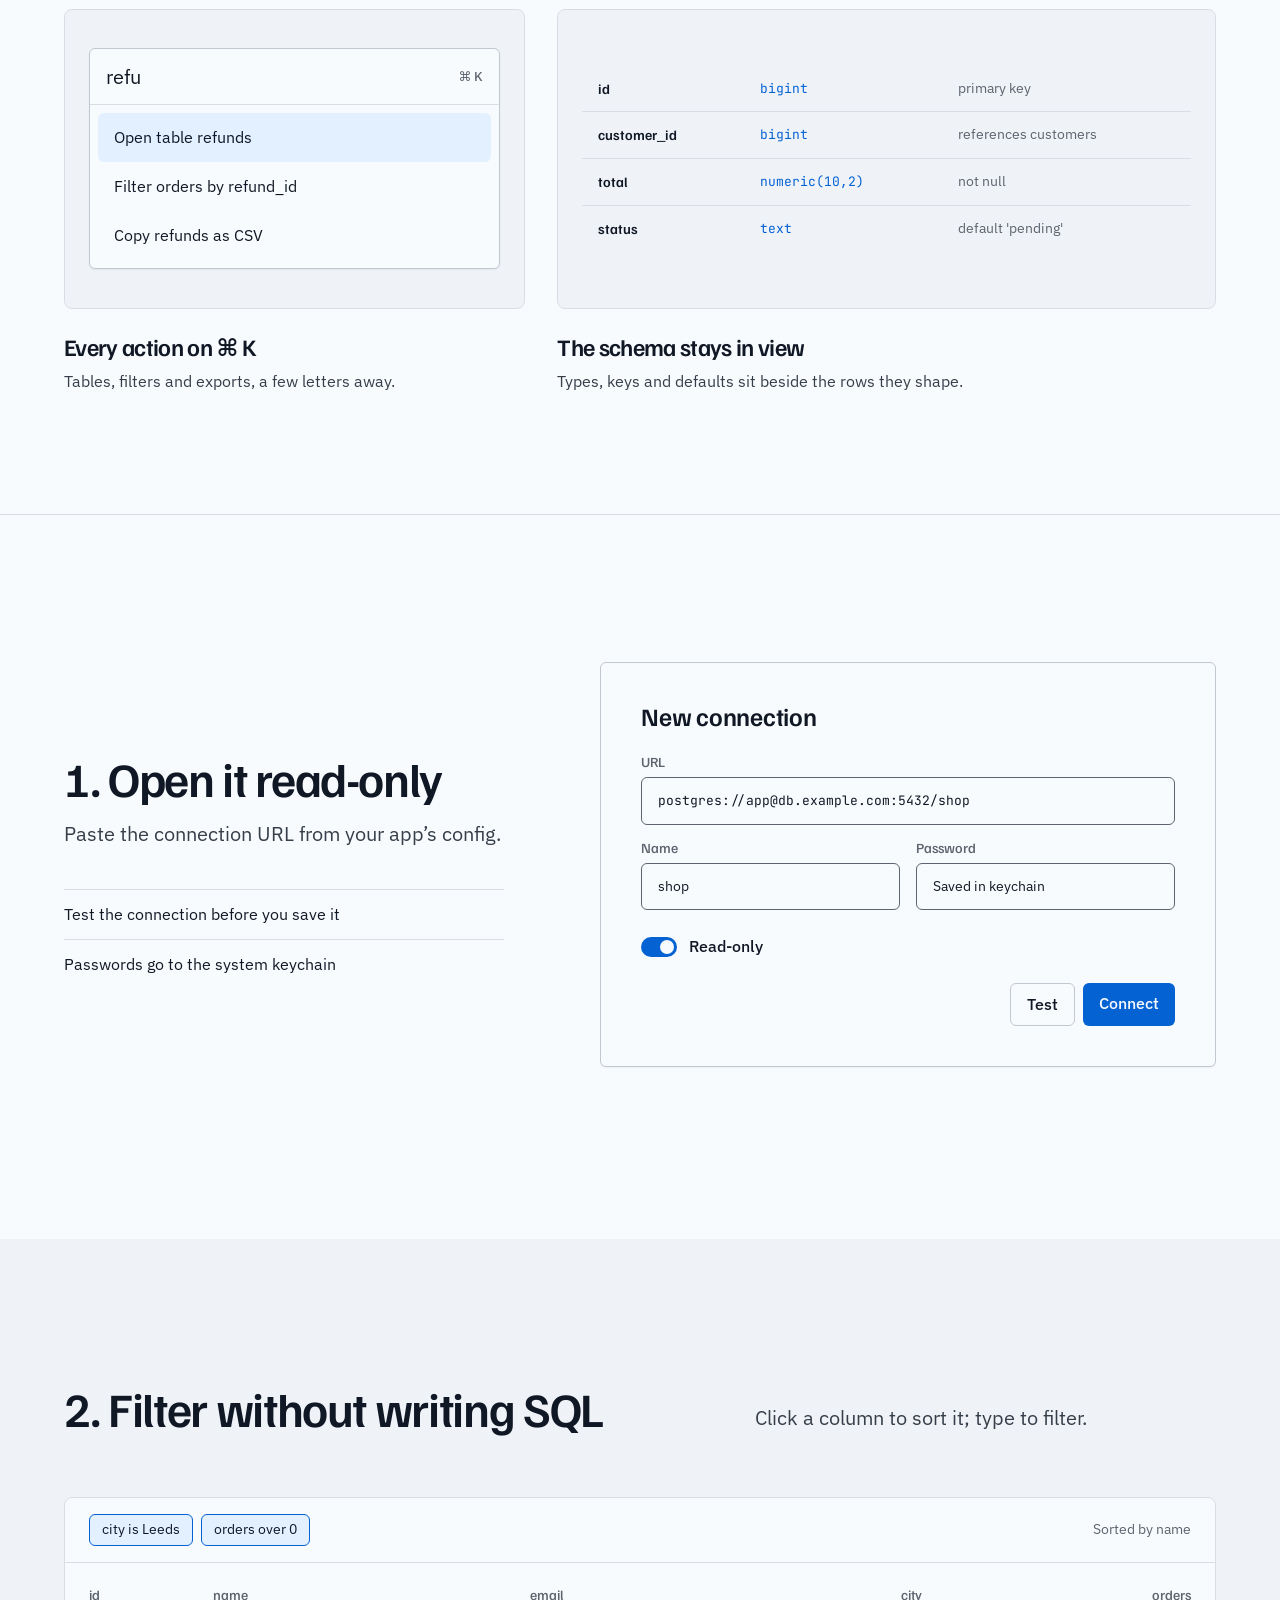
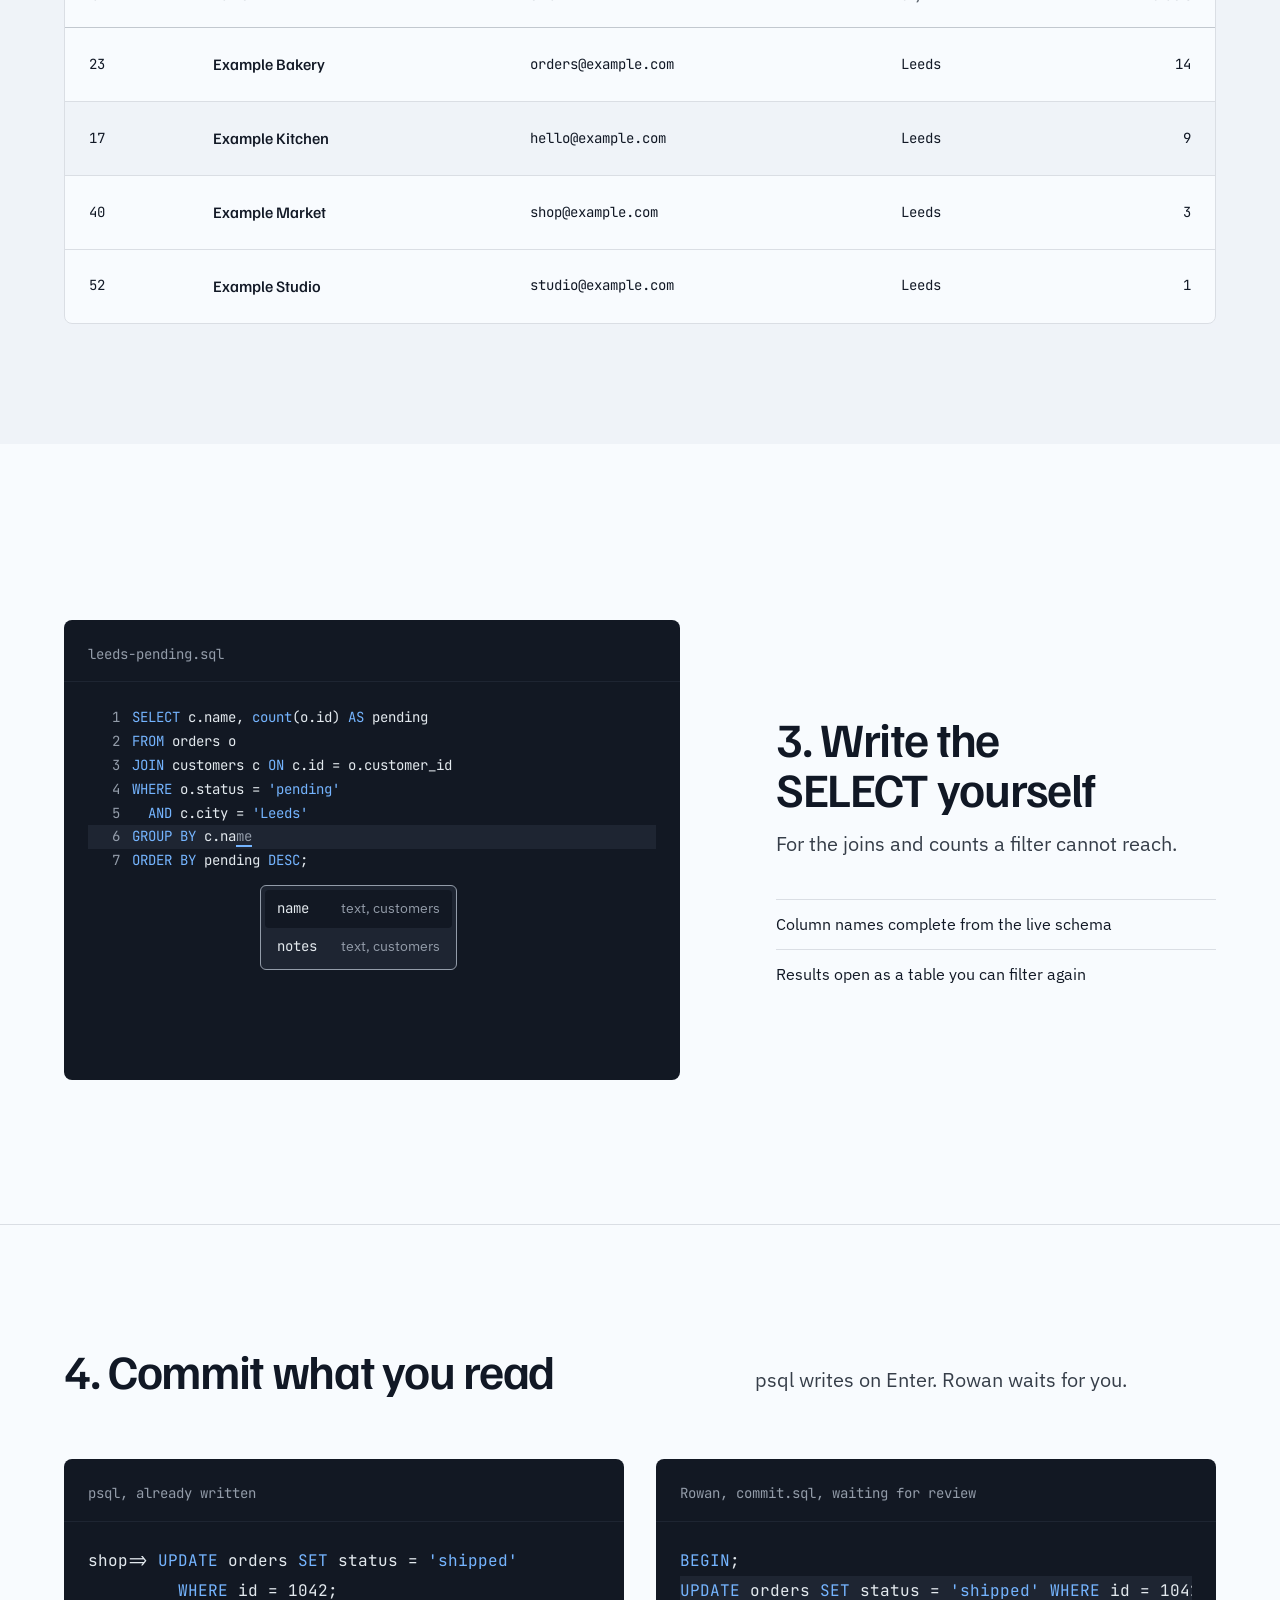
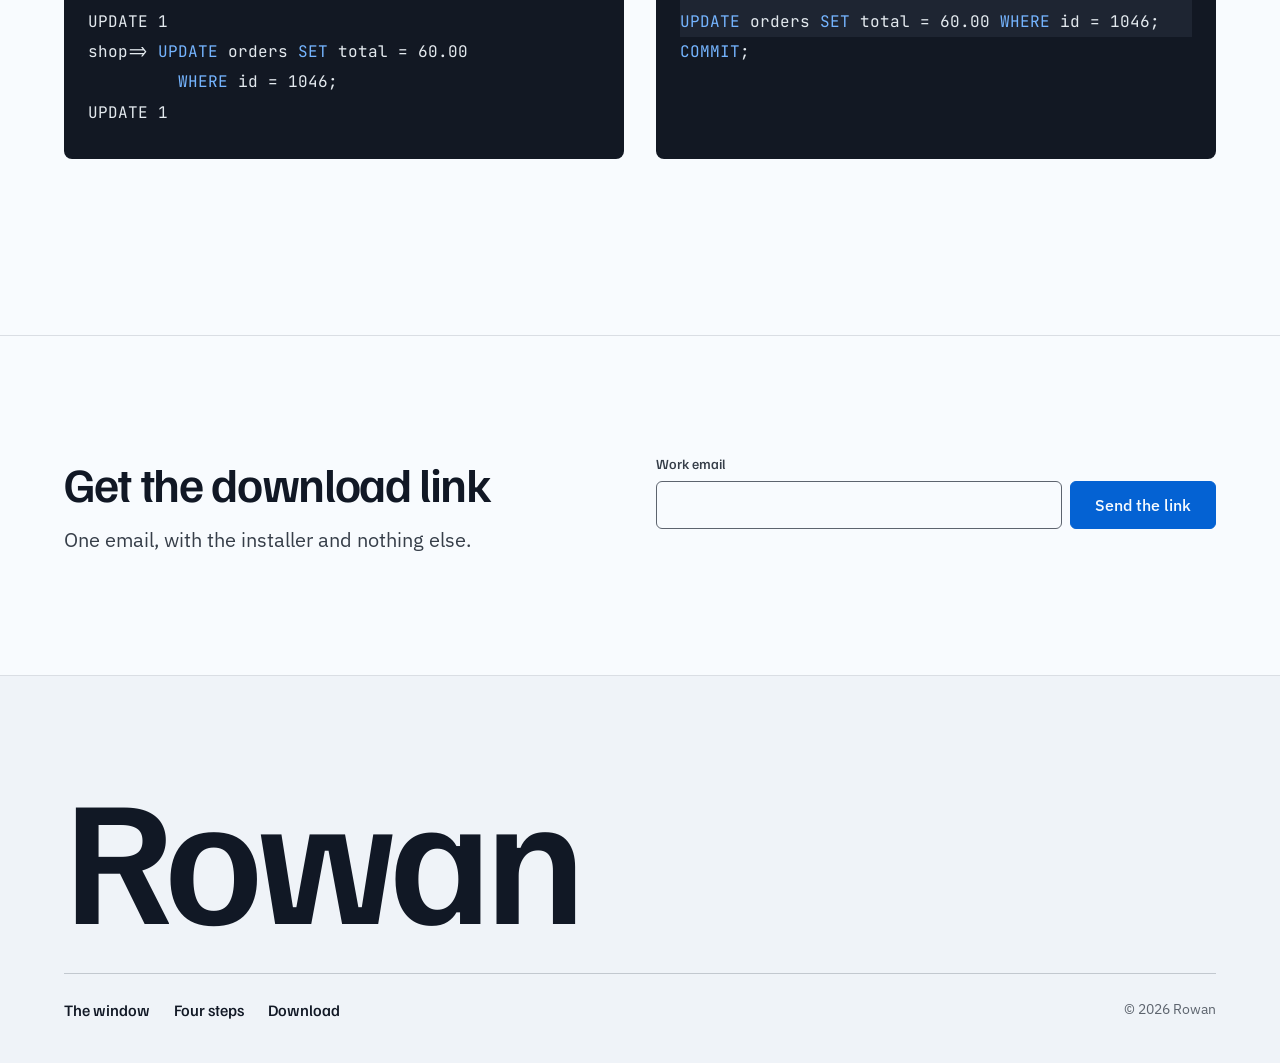
<file: site/made/cobalt-database-client/index.html>
<!doctype html>
<html lang="en">
<head>
<meta charset="utf-8">
<meta name="viewport" content="width=device-width, initial-scale=1">
<title>Rowan: edit rows, read the diff, commit</title>
<meta name="description" content="Rowan is a desktop database client that stages every edit as SQL you review before it runs.">
<link rel="preconnect" href="https://fonts.googleapis.com">
<link rel="preconnect" href="https://fonts.gstatic.com" crossorigin>
<link href="https://fonts.googleapis.com/css2?family=Familjen+Grotesk:wght@500;600&family=IBM+Plex+Sans:wght@400;500&family=JetBrains+Mono:wght@400;500&display=swap" rel="stylesheet">
<link rel="stylesheet" href="styles.css">
<script>document.documentElement.classList.add('js');</script>
</head>
<body>
<a class="skip" href="#main">Skip to content</a>

<div class="banner">
  <div class="container banner__in">
    <p>New connections open read-only until you switch them.</p>
    <a href="#connect">How connecting works</a>
  </div>
</div>

<header class="bar" data-bar>
  <div class="container bar__in">
    <a class="wordmark" href="#main" aria-label="Rowan, home">Rowan</a>
    <nav aria-label="Main">
      <ul class="bar__links">
        <li><a href="#steps">Four steps</a></li>
        <li><a href="#window">The window</a></li>
      </ul>
    </nav>
    <a class="btn btn--quiet bar__cta" href="#download">Download</a>
  </div>
</header>

<main id="main">

  <section class="hero">
    <div class="container hero__grid">
      <div class="hero__text">
        <h1>Edit rows. Read the diff. Commit.</h1>
        <p class="lead">A database client that stages every edit as SQL you review.</p>
        <div class="actions">
          <a class="btn btn--primary" href="#download">Download Rowan</a>
          <a class="btn btn--quiet" href="#steps">See the four steps</a>
        </div>
      </div>

      <div class="hero__visual">
        <fieldset class="seg">
          <legend>Show these rows as</legend>
          <input type="radio" name="view" id="v-grid" value="grid" checked><label for="v-grid">Rowan</label>
          <input type="radio" name="view" id="v-psql" value="psql"><label for="v-psql">psql</label>
        </fieldset>

        <figure class="app" data-slot="hero" data-kind="product" data-alt="Rowan's main window: the orders table, one cell edited, the change staged" role="img" aria-label="Rowan showing the orders table filtered to pending orders, with one status cell edited and one change staged">
          <div class="app__top">
            <span class="app__conn">shop on db.example.com</span>
            <span class="app__tab is-on">orders</span>
            <span class="app__tab">customers</span>
            <span class="app__mode">Read and write</span>
          </div>
          <div class="app__body">
            <ul class="app__side">
              <li>customers</li>
              <li class="is-on">orders</li>
              <li>order_items</li>
              <li>products</li>
              <li>refunds</li>
            </ul>
            <div class="app__main">
              <div class="app__filter"><code>status = 'pending'</code><span>Sort by created</span></div>
              <div class="grid-view">
                <table class="rows">
                  <thead><tr><th>id</th><th>customer</th><th class="r">total</th><th>status</th><th>created</th></tr></thead>
                  <tbody>
                    <tr><td>1041</td><td>Example Kitchen</td><td class="r">120.00</td><td>pending</td><td>09:12</td></tr>
                    <tr class="is-edit"><td>1042</td><td>Example Bakery</td><td class="r">48.50</td><td class="cell-edit"><s>pending</s> shipped</td><td>09:40</td></tr>
                    <tr><td>1043</td><td>Example Florist</td><td class="r">75.00</td><td>pending</td><td>10:05</td></tr>
                    <tr><td>1044</td><td>Example Kitchen</td><td class="r">32.00</td><td>pending</td><td>10:31</td></tr>
                    <tr><td>1045</td><td>Example Cafe</td><td class="r">210.00</td><td>pending</td><td>11:02</td></tr>
                    <tr class="is-edit"><td>1046</td><td>Example Florist</td><td class="r cell-edit"><s>64.00</s> 60.00</td><td>pending</td><td>11:47</td></tr>
                  </tbody>
                </table>
              </div>
              <pre class="psql-view"><code>shop=&gt; SELECT * FROM orders WHERE status = 'pending' ORDER BY created_at;
  id  |    customer     | total  | status  |   created_at
------+-----------------+--------+---------+------------------
 1041 | Example Kitchen | 120.00 | pending | 2026-10-19 09:12
 1042 | Example Bakery  |  48.50 | pending | 2026-10-19 09:40
 1043 | Example Florist |  75.00 | pending | 2026-10-19 10:05
 1044 | Example Kitchen |  32.00 | pending | 2026-10-19 10:31
 1045 | Example Cafe    | 210.00 | pending | 2026-10-19 11:02
 1046 | Example Florist |  64.00 | pending | 2026-10-19 11:47
(6 rows)

shop=&gt; UPDATE orders SET status = 'shipped' WHERE id = 1042;
UPDATE 1
shop=&gt; <span class="comment">-- no review, already written</span></code></pre>
              <div class="app__foot graphite">
                <code><span class="token">UPDATE</span> orders <span class="token">SET</span> status = <span class="token">'shipped'</span> <span class="token">WHERE</span> id = 1042;</code>
                <span class="staged">2 changes staged</span>
                <span class="app__btn">Review SQL</span>
              </div>
            </div>
          </div>
        </figure>
      </div>
    </div>
  </section>

  <section class="window" id="window">
    <div class="container">
      <div class="head head--split">
        <h2>One window per table</h2>
        <p class="lead">Rows, schema, JSON and keys share one screen.</p>
      </div>
      <div class="bento">
        <article class="tile tile--lead">
          <div class="tile__vis" data-slot="fk" data-kind="product" data-alt="An order row with its customer opened beside it from the foreign key" role="img" aria-label="An order row whose customer_id opens the matching customer row beside it">
            <div class="fk">
              <table class="rows rows--mini">
                <thead><tr><th>id</th><th>customer_id</th><th class="r">total</th></tr></thead>
                <tbody>
                  <tr><td>1041</td><td><span class="link">17</span></td><td class="r">120.00</td></tr>
                  <tr class="is-sel"><td>1042</td><td><span class="link">23</span></td><td class="r">48.50</td></tr>
                  <tr><td>1043</td><td><span class="link">31</span></td><td class="r">75.00</td></tr>
                </tbody>
              </table>
              <dl class="record">
                <div><dt>customers.id</dt><dd>23</dd></div>
                <div><dt>name</dt><dd>Example Bakery</dd></div>
                <div><dt>email</dt><dd>orders@example.com</dd></div>
                <div><dt>city</dt><dd>Leeds</dd></div>
              </dl>
            </div>
          </div>
          <h3>Follow a foreign key</h3>
          <p>Click customer_id and the customer opens beside the order.</p>
        </article>

        <article class="tile">
          <div class="tile__vis graphite" data-slot="json" data-kind="product" data-alt="A JSON column opened as a tree" role="img" aria-label="A JSON cell from the products table opened as a collapsible tree">
<pre><code><span class="comment">products.attributes, row 8</span>
{
  <span class="token">"colour"</span>: <span class="token">"oat"</span>,
  <span class="token">"sizes"</span>: [<span class="token">"S"</span>, <span class="token">"M"</span>, <span class="token">"L"</span>],
  <span class="token">"care"</span>: {
    <span class="token">"wash"</span>: 30,
    <span class="token">"tumble"</span>: false
  }
}</code></pre>
          </div>
          <h3>JSON cells open as trees</h3>
          <p>Fold, search and edit nested values in place.</p>
        </article>

        <article class="tile">
          <div class="tile__vis" data-slot="palette" data-kind="product" data-alt="The command palette with three matches" role="img" aria-label="The command palette searching for refunds, showing three matches">
            <div class="palette">
              <div class="palette__q"><span>refu</span><kbd>⌘&nbsp;K</kbd></div>
              <ul>
                <li class="is-on">Open table refunds</li>
                <li>Filter orders by refund_id</li>
                <li>Copy refunds as CSV</li>
              </ul>
            </div>
          </div>
          <h3>Every action on ⌘&nbsp;K</h3>
          <p>Tables, filters and exports, a few letters away.</p>
        </article>

        <article class="tile tile--wide">
          <div class="tile__vis" data-slot="schema" data-kind="product" data-alt="The schema panel listing columns and types for orders" role="img" aria-label="The schema panel for orders, listing each column with its type and keys">
            <table class="schema">
              <tbody>
                <tr><td>id</td><td><code>bigint</code></td><td>primary key</td></tr>
                <tr><td>customer_id</td><td><code>bigint</code></td><td>references customers</td></tr>
                <tr><td>total</td><td><code>numeric(10,2)</code></td><td>not null</td></tr>
                <tr><td>status</td><td><code>text</code></td><td>default 'pending'</td></tr>
              </tbody>
            </table>
          </div>
          <h3>The schema stays in view</h3>
          <p>Types, keys and defaults sit beside the rows they shape.</p>
        </article>
      </div>
    </div>
  </section>

  <div id="steps">
    <section class="stage stage--connect" id="connect">
      <div class="container split">
        <div class="split__text">
          <h2>1. Open it read-only</h2>
          <p class="lead">Paste the connection URL from your app’s config.</p>
          <ul class="facts">
            <li>Test the connection before you save it</li>
            <li>Passwords go to the system keychain</li>
          </ul>
        </div>
        <div class="split__vis" data-slot="connect" data-kind="product" data-alt="The new connection form, read-only switched on" role="img" aria-label="The new connection form with a Postgres URL pasted and read-only switched on">
          <div class="conn">
            <p class="conn__title">New connection</p>
            <div class="conn__field"><span class="conn__label">URL</span><span class="conn__input"><code>postgres://app@db.example.com:5432/shop</code></span></div>
            <div class="conn__pair">
              <div class="conn__field"><span class="conn__label">Name</span><span class="conn__input">shop</span></div>
              <div class="conn__field"><span class="conn__label">Password</span><span class="conn__input">Saved in keychain</span></div>
            </div>
            <div class="conn__switch"><span class="switch is-on" aria-hidden="true"></span><span>Read-only</span></div>
            <div class="conn__foot"><span class="app__btn app__btn--quiet">Test</span><span class="app__btn">Connect</span></div>
          </div>
        </div>
      </div>
    </section>

    <section class="stage stage--browse">
      <div class="container">
        <div class="head head--split">
          <h2>2. Filter without writing SQL</h2>
          <p class="lead">Click a column to sort it; type to filter.</p>
        </div>
        <div class="browse" data-slot="browse" data-kind="product" data-alt="The customers table filtered by city, sorted by name" role="img" aria-label="The customers table filtered to Leeds and sorted by name">
          <div class="browse__bar">
            <span class="chip">city is Leeds</span>
            <span class="chip">orders over 0</span>
            <span class="browse__sort">Sorted by name</span>
          </div>
          <table class="rows rows--wide">
            <thead><tr><th>id</th><th>name</th><th>email</th><th>city</th><th class="r">orders</th></tr></thead>
            <tbody>
              <tr><td>23</td><td>Example Bakery</td><td>orders@example.com</td><td>Leeds</td><td class="r">14</td></tr>
              <tr class="is-sel"><td>17</td><td>Example Kitchen</td><td>hello@example.com</td><td>Leeds</td><td class="r">9</td></tr>
              <tr><td>40</td><td>Example Market</td><td>shop@example.com</td><td>Leeds</td><td class="r">3</td></tr>
              <tr><td>52</td><td>Example Studio</td><td>studio@example.com</td><td>Leeds</td><td class="r">1</td></tr>
            </tbody>
          </table>
        </div>
      </div>
    </section>

    <section class="stage stage--query">
      <div class="container split split--flip">
        <div class="split__vis graphite editor" data-slot="query" data-kind="product" data-alt="The SQL editor with a join and its result count" role="img" aria-label="The SQL editor with a query joining orders and customers, completing a column name">
          <p class="editor__file">leeds-pending.sql</p>
<pre><code><span class="ln">1</span><span class="token">SELECT</span> c.name, <span class="token">count</span>(o.id) <span class="token">AS</span> pending
<span class="ln">2</span><span class="token">FROM</span> orders o
<span class="ln">3</span><span class="token">JOIN</span> customers c <span class="token">ON</span> c.id = o.customer_id
<span class="ln">4</span><span class="token">WHERE</span> o.status = <span class="token">'pending'</span>
<span class="ln">5</span>  <span class="token">AND</span> c.city = <span class="token">'Leeds'</span>
<span class="hl"><span class="ln">6</span><span class="token">GROUP BY</span> c.na<span class="caret">me</span></span>
<span class="ln">7</span><span class="token">ORDER BY</span> pending <span class="token">DESC</span>;</code></pre>
          <ul class="complete">
            <li class="is-on"><code>name</code><span>text, customers</span></li>
            <li><code>notes</code><span>text, customers</span></li>
          </ul>
        </div>
        <div class="split__text">
          <h2>3. Write the SELECT yourself</h2>
          <p class="lead">For the joins and counts a filter cannot reach.</p>
          <ul class="facts">
            <li>Column names complete from the live schema</li>
            <li>Results open as a table you can filter again</li>
          </ul>
        </div>
      </div>
    </section>

    <section class="stage stage--commit">
      <div class="container">
        <div class="head head--split">
          <h2>4. Commit what you read</h2>
          <p class="lead">psql writes on Enter. Rowan waits for you.</p>
        </div>
        <div class="diff" data-slot="commit" data-kind="product" data-alt="Rowan's review pane with the staged transaction" role="img" aria-label="The same two edits: psql has already written them, Rowan holds them as a transaction to review">
          <div class="pane graphite">
            <p class="pane__head">psql, already written</p>
<pre><code>shop=&gt; <span class="token">UPDATE</span> orders <span class="token">SET</span> status = <span class="token">'shipped'</span>
         <span class="token">WHERE</span> id = 1042;
UPDATE 1
shop=&gt; <span class="token">UPDATE</span> orders <span class="token">SET</span> total = 60.00
         <span class="token">WHERE</span> id = 1046;
UPDATE 1</code></pre>
          </div>
          <div class="pane graphite">
            <p class="pane__head">Rowan, commit.sql, waiting for review</p>
<pre><code><span class="token">BEGIN</span>;
<span class="hl"><span class="token">UPDATE</span> orders <span class="token">SET</span> status = <span class="token">'shipped'</span> <span class="token">WHERE</span> id = 1042;</span>
<span class="hl"><span class="token">UPDATE</span> orders <span class="token">SET</span> total = 60.00 <span class="token">WHERE</span> id = 1046;</span>
<span class="token">COMMIT</span>;</code></pre>
          </div>
        </div>
      </div>
    </section>
  </div>

  <section class="close" id="download">
    <div class="container close__grid">
      <div>
        <h2>Get the download link</h2>
        <p class="lead">One email, with the installer and nothing else.</p>
      </div>
      <form class="signup" data-endpoint="" novalidate>
        <label for="email">Work email</label>
        <div class="signup__row">
          <input id="email" name="email" type="email" autocomplete="email" inputmode="email" required>
          <button class="btn btn--primary" type="submit">Send the link</button>
        </div>
        <p class="signup__help" id="email-help" aria-live="polite"></p>
      </form>
    </div>
  </section>
</main>

<footer class="foot">
  <div class="container">
    <p class="foot__mark">Rowan</p>
    <div class="foot__row">
      <ul class="foot__links">
        <li><a href="#window">The window</a></li>
        <li><a href="#steps">Four steps</a></li>
        <li><a href="#download">Download</a></li>
      </ul>
      <p class="foot__legal">© 2026 Rowan</p>
    </div>
  </div>
</footer>

<script>
(() => {
  const bar = document.querySelector('[data-bar]');
  let last = scrollY, ticking = false;
  addEventListener('scroll', () => {
    if (ticking) return;
    ticking = true;
    requestAnimationFrame(() => {
      const y = scrollY;
      bar.classList.toggle('is-hidden', y > last && y > 240 && !bar.contains(document.activeElement));
      last = y; ticking = false;
    });
  }, { passive: true });
  bar.addEventListener('focusin', () => bar.classList.remove('is-hidden'));
})();
document.querySelectorAll('form[data-endpoint]').forEach((form) => {
  const input = form.querySelector('input'), help = form.querySelector('[aria-live]');
  form.addEventListener('submit', (e) => {
    e.preventDefault();
    const ok = input.checkValidity();
    input.toggleAttribute('aria-invalid', !ok);
    if (!ok) { input.setAttribute('aria-describedby', help.id); help.textContent = 'That address looks incomplete. Write it as name@example.com.'; input.focus(); return; }
    if (!form.dataset.endpoint) { help.textContent = 'Nothing was sent: this form is not connected yet.'; return; }
    fetch(form.dataset.endpoint, { method: 'POST', body: new FormData(form) })
      .then((r) => { help.textContent = r.ok ? 'The link is on its way to ' + input.value.trim() + '.' : 'That did not go through. Try again in a minute.'; })
      .catch(() => { help.textContent = 'That did not go through. Try again in a minute.'; });
  });
});
</script>
<script>window.hallmarkSlots = (m) => { for (const [k, v] of Object.entries(m)) { const s = document.querySelector(`[data-slot="${k}"]`); if (!s) continue; const im = new Image(); im.src = typeof v === 'string' ? v : v.src; im.alt = (typeof v === 'object' && v.alt) || s.dataset.alt || ''; s.querySelectorAll(':scope > img').forEach((o) => o.remove()); s.prepend(im); } };
document.querySelectorAll('[data-slot] img').forEach((i) => { if (i.complete && !i.naturalWidth) i.remove(); else i.addEventListener('error', () => i.remove(), { once: true }); });</script>
</body>
</html>
</file>
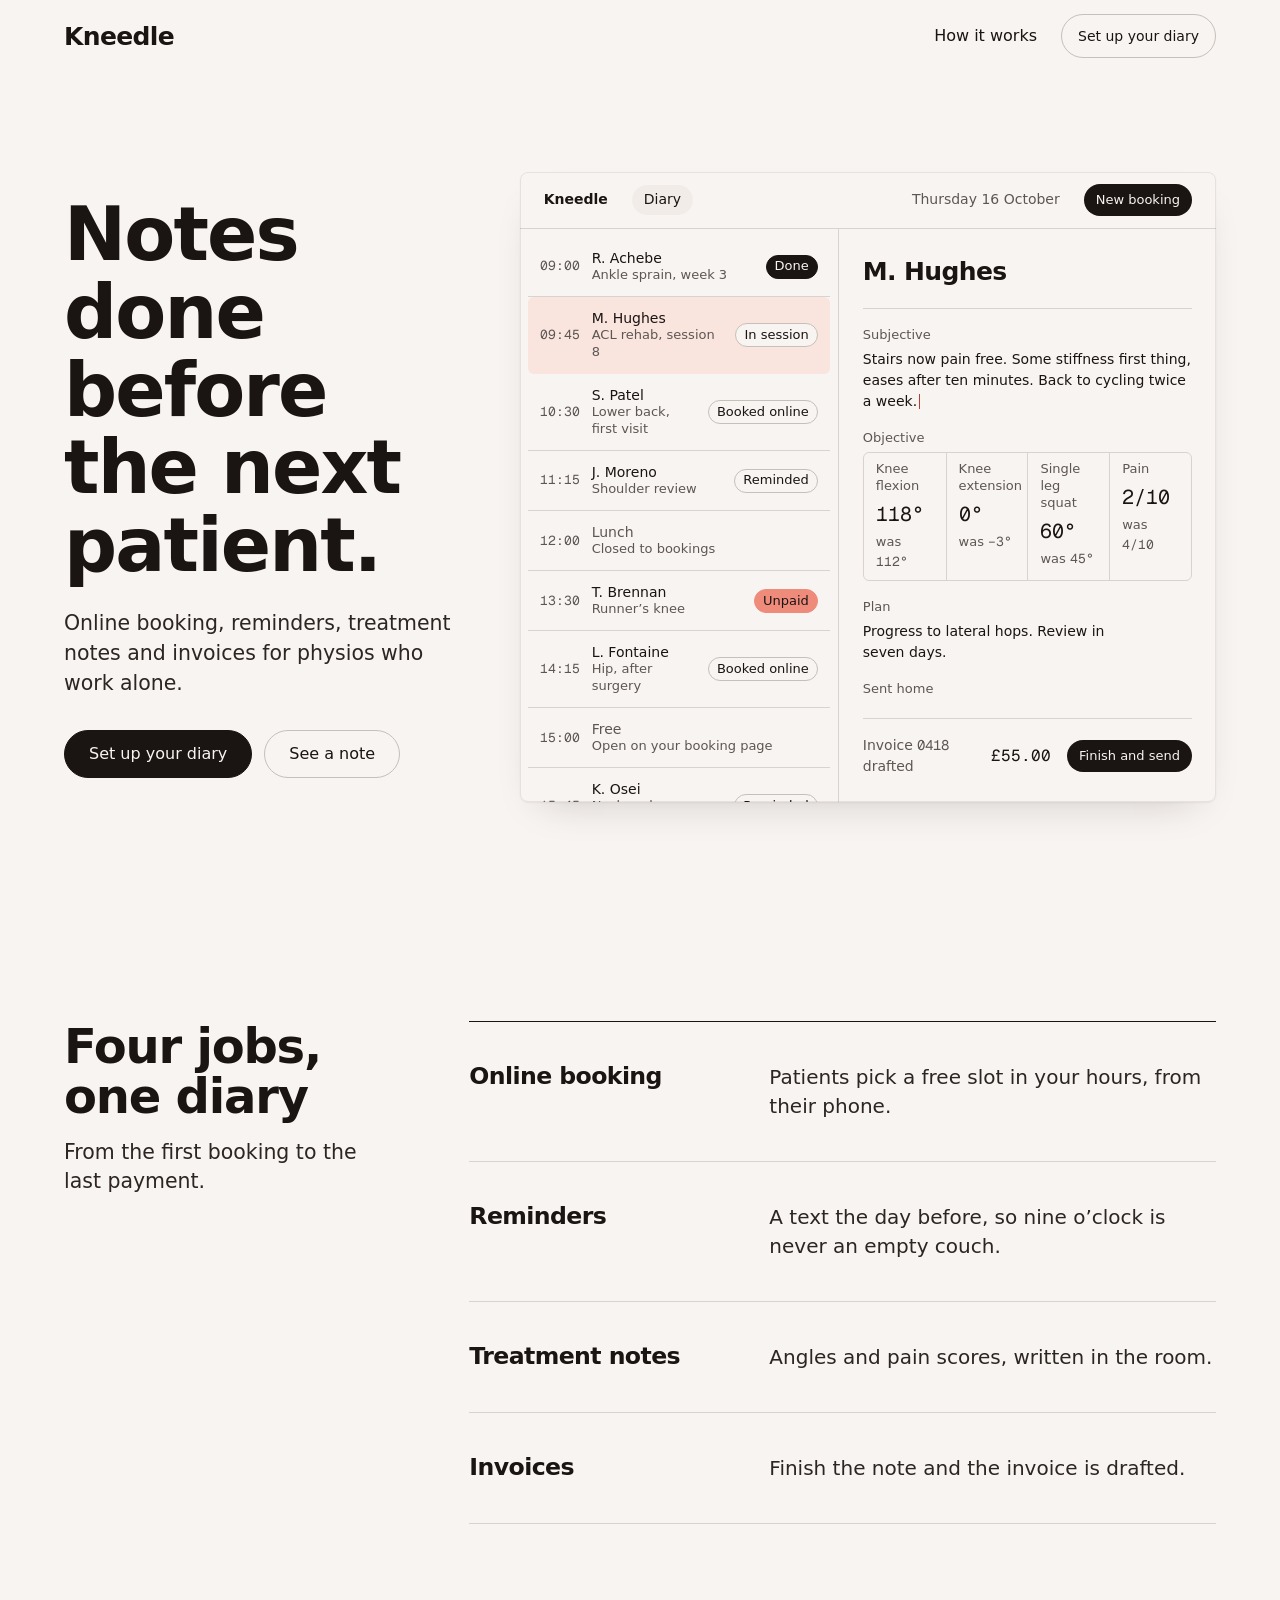
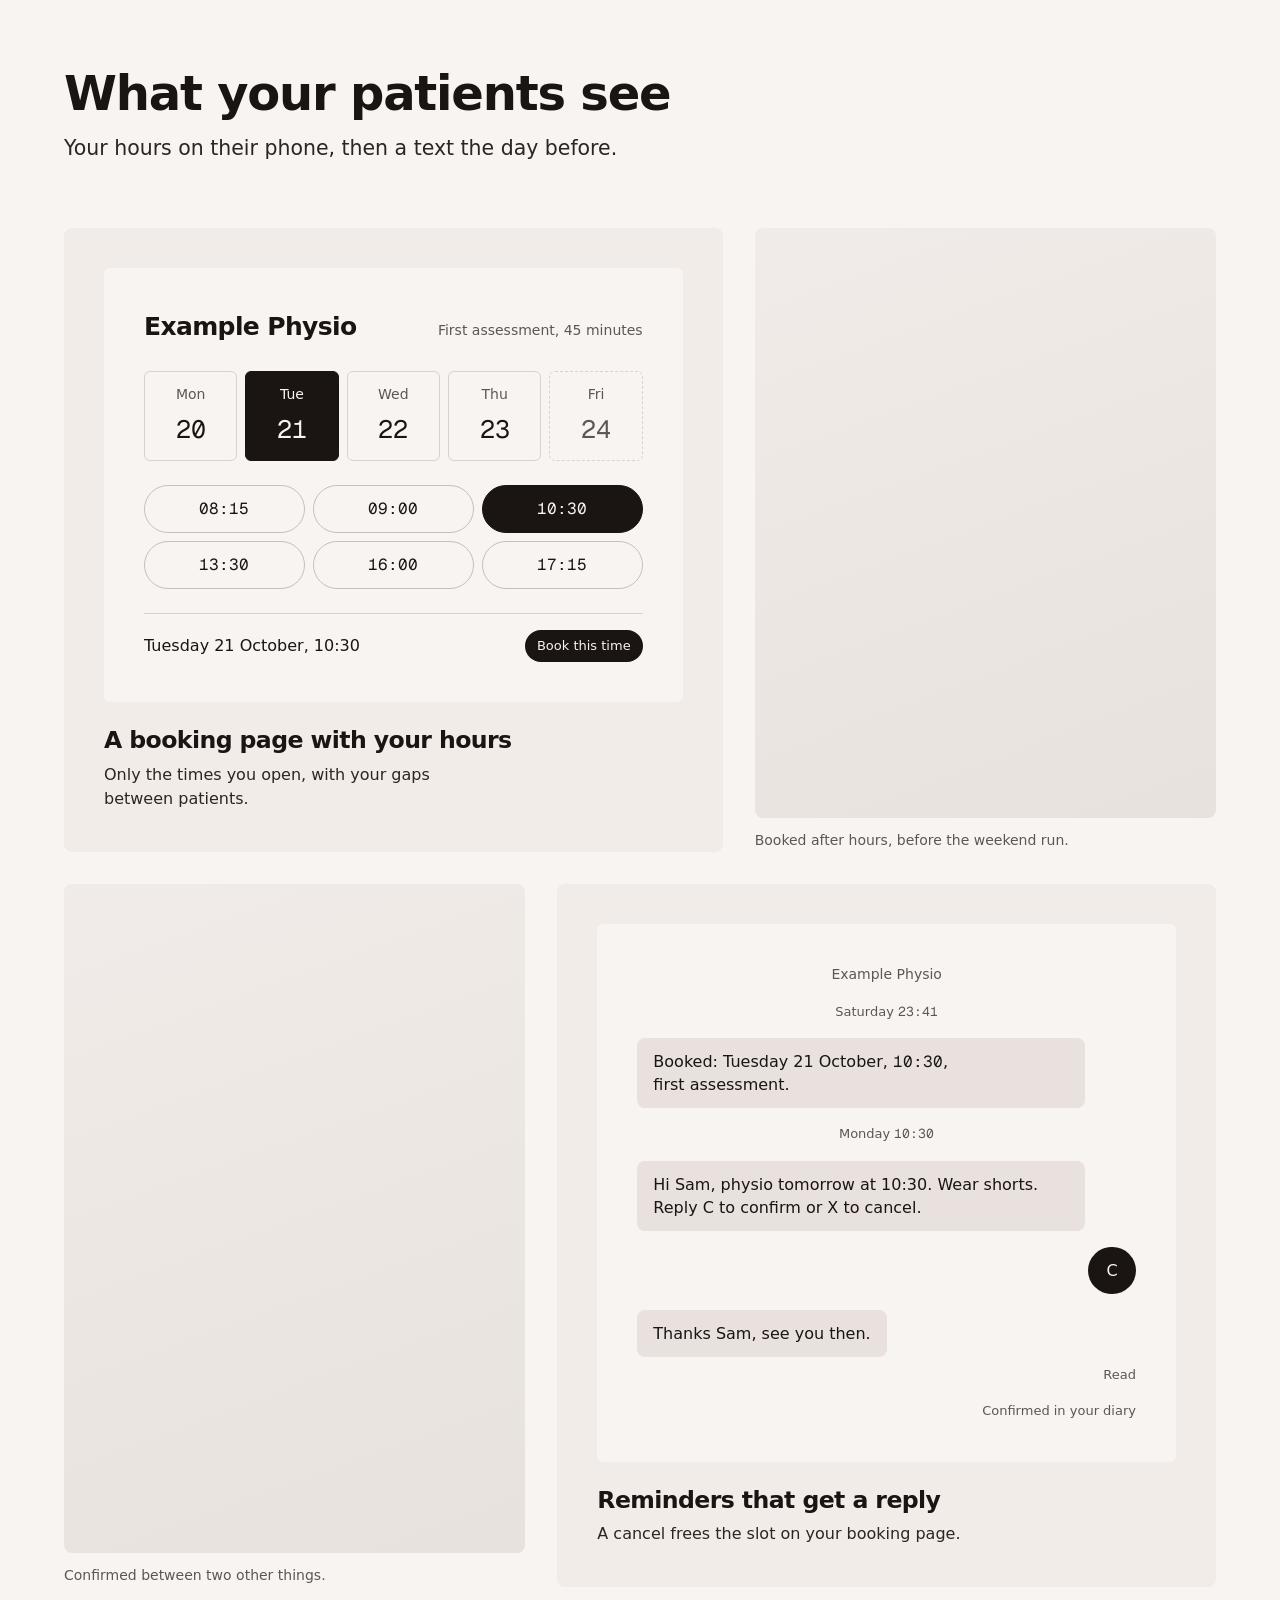
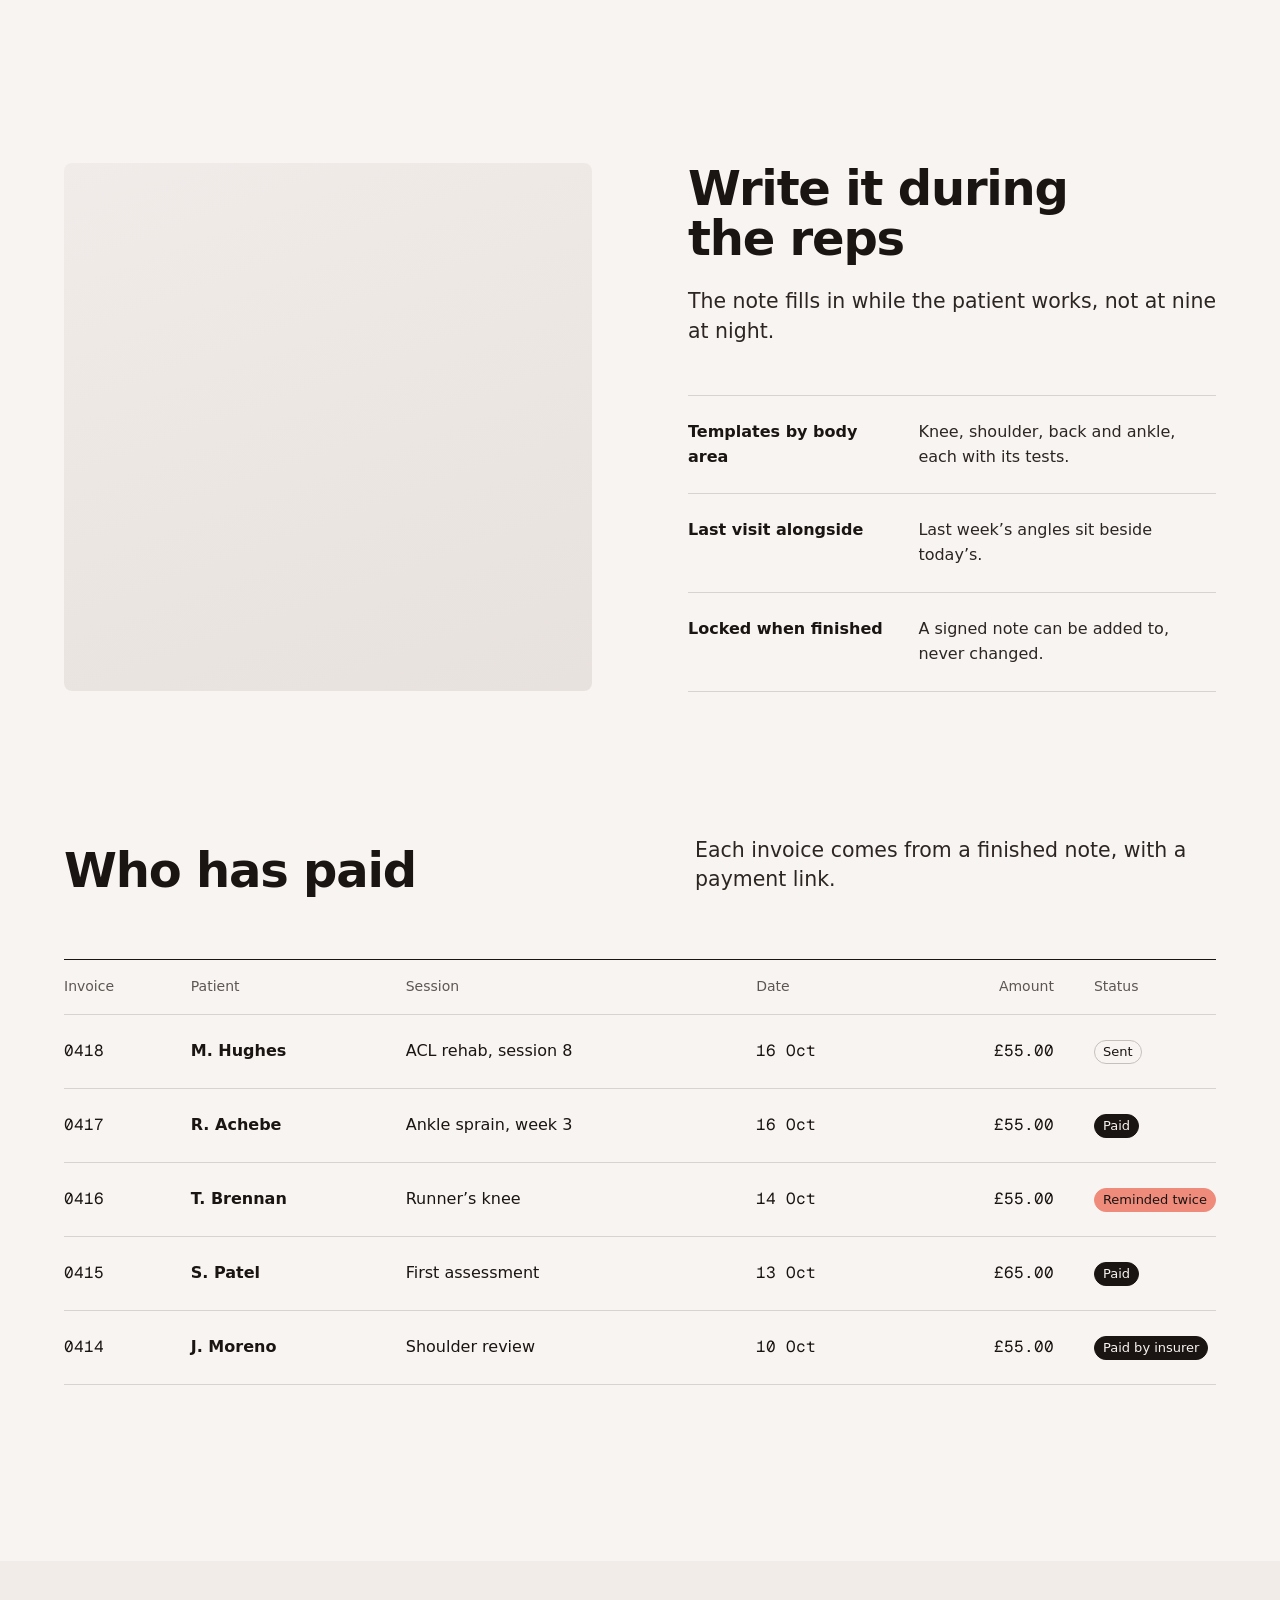
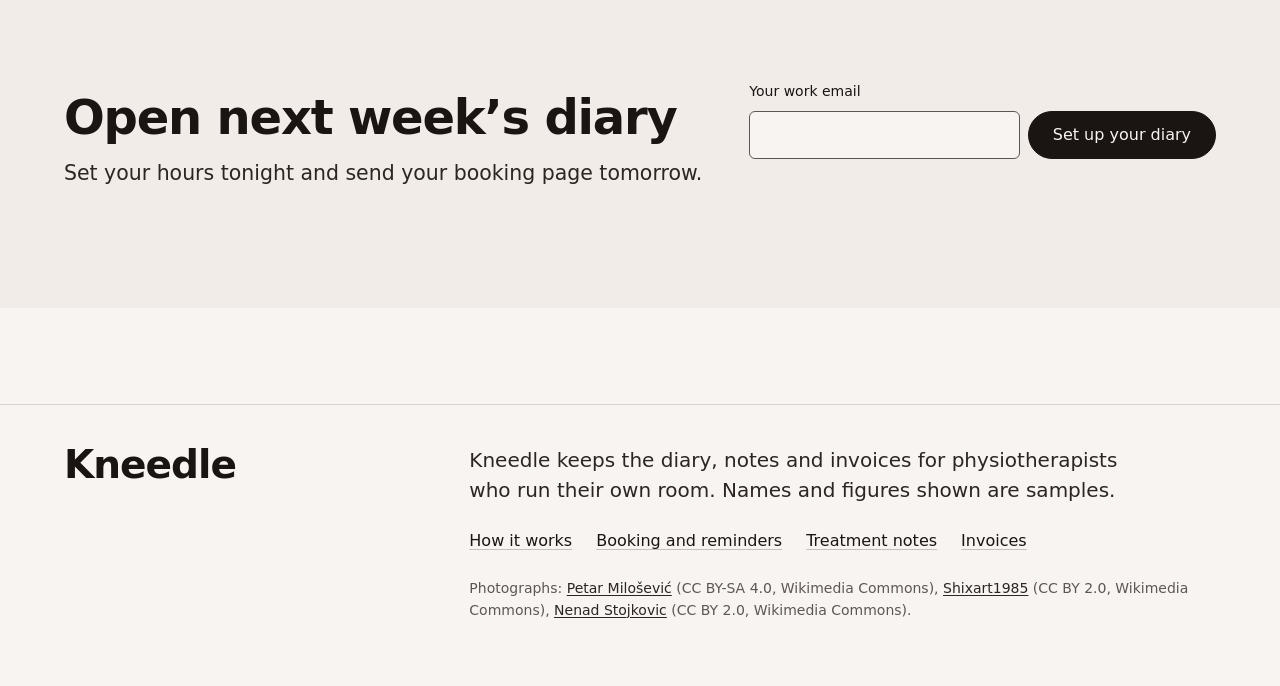
<file: site/made/coral-physio-booking/index.html>
<!doctype html>
<html lang="en">
<head>
<meta charset="utf-8">
<meta name="viewport" content="width=device-width, initial-scale=1">
<title>Kneedle: booking, notes and invoices for physiotherapists</title>
<meta name="description" content="Kneedle is a booking and notes app for independent physiotherapists: online booking, reminders, treatment notes and invoices in one diary.">
<link rel="preconnect" href="https://api.fontshare.com">
<link href="https://api.fontshare.com/v2/css?f[]=general-sans@400,500,600&display=swap" rel="stylesheet">
<link rel="preconnect" href="https://fonts.googleapis.com">
<link rel="preconnect" href="https://fonts.gstatic.com" crossorigin>
<link href="https://fonts.googleapis.com/css2?family=Geist+Mono:wght@400&display=swap" rel="stylesheet">
<link rel="stylesheet" href="styles.css">
</head>
<body>
<a class="skip" href="#main">Skip to content</a>

<header class="nav">
  <div class="container nav__row">
    <a class="wordmark" href="#top" aria-label="Kneedle, home">Kneedle</a>
    <nav class="nav__links" aria-label="Main">
      <a href="#jobs">How it works</a>
      <a class="btn btn--quiet btn--small" href="#start">Set up your diary</a>
    </nav>
  </div>
</header>

<main id="main">
  <section class="hero" id="top">
    <div class="container hero__grid">
      <div class="hero__text">
        <h1>Notes done before the next patient.</h1>
        <p class="lead">Online booking, reminders, treatment notes and invoices for physios who work alone.</p>
        <div class="actions">
          <a class="btn" href="#start">Set up your diary</a>
          <a class="btn btn--quiet" href="#notes">See a note</a>
        </div>
      </div>

      <figure class="app lifted" data-slot="hero" data-alt="Your Kneedle diary for one clinic day, with the current patient's treatment note open" role="img" aria-label="The Kneedle diary for Thursday 16 October: six appointments down the left, and the treatment note for M. Hughes, ACL rehab session 8, open on the right with an invoice drafted from it.">
        <div class="app__bar">
          <span class="app__mark">Kneedle</span>
          <span class="app__tabs"><span class="tab is-on">Diary</span><span class="tab">Patients</span><span class="tab">Invoices</span></span>
          <span class="app__date">Thursday 16 October</span>
          <span class="ui-btn ui-btn--ink">New booking</span>
        </div>
        <div class="app__body">
          <ol class="day">
            <li class="appt"><span class="fig">09:00</span><span class="appt__who">R. Achebe<small>Ankle sprain, week 3</small></span><span class="status status--done">Done</span></li>
            <li class="appt is-open"><span class="fig">09:45</span><span class="appt__who">M. Hughes<small>ACL rehab, session 8</small></span><span class="status status--now">In session</span></li>
            <li class="appt"><span class="fig">10:30</span><span class="appt__who">S. Patel<small>Lower back, first visit</small></span><span class="status">Booked online</span></li>
            <li class="appt"><span class="fig">11:15</span><span class="appt__who">J. Moreno<small>Shoulder review</small></span><span class="status">Reminded</span></li>
            <li class="appt appt--gap"><span class="fig">12:00</span><span class="appt__who">Lunch<small>Closed to bookings</small></span></li>
            <li class="appt"><span class="fig">13:30</span><span class="appt__who">T. Brennan<small>Runner’s knee</small></span><span class="status status--late">Unpaid</span></li>
            <li class="appt"><span class="fig">14:15</span><span class="appt__who">L. Fontaine<small>Hip, after surgery</small></span><span class="status">Booked online</span></li>
            <li class="appt appt--gap"><span class="fig">15:00</span><span class="appt__who">Free<small>Open on your booking page</small></span></li>
            <li class="appt"><span class="fig">15:45</span><span class="appt__who">K. Osei<small>Neck and upper back</small></span><span class="status">Reminded</span></li>
          </ol>
          <div class="note">
            <div class="note__head">
              <p class="note__who">M. Hughes</p>
              <p class="note__what">ACL rehab, session 8 of 12</p>
            </div>
            <div class="note__fields">
            <div class="note__field">
              <p class="note__label">Subjective</p>
              <p class="note__text">Stairs now pain free. Some stiffness first thing, eases after ten minutes. Back to cycling twice a week.<span class="caret" aria-hidden="true"></span></p>
            </div>
            <div class="note__field">
              <p class="note__label">Objective</p>
              <dl class="measures">
                <div><dt>Knee flexion</dt><dd><span class="fig">118°</span><small>was <span class="fig">112°</span></small></dd></div>
                <div><dt>Knee extension</dt><dd><span class="fig">0°</span><small>was <span class="fig">−3°</span></small></dd></div>
                <div><dt>Single leg squat</dt><dd><span class="fig">60°</span><small>was <span class="fig">45°</span></small></dd></div>
                <div><dt>Pain</dt><dd><span class="fig">2/10</span><small>was <span class="fig">4/10</span></small></dd></div>
              </dl>
            </div>
            <div class="note__field">
              <p class="note__label">Plan</p>
              <p class="note__text">Progress to lateral hops. Review in seven days.</p>
            </div>
            <div class="note__field">
              <p class="note__label">Sent home</p>
              <ul class="homework"><li>Step downs<span class="fig">3×10</span></li><li>Leg bridge<span class="fig">3×12</span></li></ul>
            </div>
            </div>
            <div class="note__foot">
              <span>Invoice <span class="fig">0418</span> drafted</span>
              <span class="fig note__amount">£55.00</span>
              <span class="ui-btn ui-btn--ink">Finish and send</span>
            </div>
          </div>
        </div>
      </figure>
    </div>
  </section>

  <section class="jobs" id="jobs">
    <div class="container jobs__grid">
      <div class="jobs__head">
        <h2>Four jobs, one diary</h2>
        <p class="lead">From the first booking to the last payment.</p>
      </div>
      <ul class="rows">
        <li><h3>Online booking</h3><p>Patients pick a free slot in your hours, from their phone.</p></li>
        <li><h3>Reminders</h3><p>A text the day before, so nine o’clock is never an empty couch.</p></li>
        <li><h3>Treatment notes</h3><p>Angles and pain scores, written in the room.</p></li>
        <li><h3>Invoices</h3><p>Finish the note and the invoice is drafted.</p></li>
      </ul>
    </div>
  </section>

  <section class="seen" id="patients">
    <div class="container">
      <div class="head">
        <h2>What your patients see</h2>
        <p class="lead">Your hours on their phone, then a text the day before.</p>
      </div>
      <div class="bento">
        <article class="tile tile--lead">
          <div class="booker" data-slot="booking" data-alt="Your Kneedle booking page as a patient sees it on a phone or laptop" role="img" aria-label="A booking page for Example Physio: a week of days across the top, Tuesday 21 chosen, and the free times that day, with 10:30 picked for a 45 minute first assessment.">
            <div class="booker__top">
              <p class="booker__name">Example Physio</p>
              <p class="booker__type">First assessment, 45 minutes</p>
            </div>
            <ol class="week">
              <li><span>Mon</span><b class="fig">20</b></li>
              <li class="is-on"><span>Tue</span><b class="fig">21</b></li>
              <li><span>Wed</span><b class="fig">22</b></li>
              <li><span>Thu</span><b class="fig">23</b></li>
              <li class="is-off"><span>Fri</span><b class="fig">24</b></li>
            </ol>
            <ul class="slots">
              <li class="fig">08:15</li><li class="fig">09:00</li><li class="fig is-on">10:30</li><li class="fig">13:30</li><li class="fig">16:00</li><li class="fig">17:15</li>
            </ul>
            <div class="booker__foot">
              <span>Tuesday 21 October, 10:30</span>
              <span class="ui-btn ui-btn--ink">Book this time</span>
            </div>
          </div>
          <div class="tile__text">
            <h3>A booking page with your hours</h3>
            <p>Only the times you open, with your gaps between patients.</p>
          </div>
        </article>

        <article class="tile tile--photo">
          <figure class="photo photo--fill" data-slot="photo-runner" data-alt="A patient of yours back at their sport: running, cycling, a game">
            <img src="https://upload.wikimedia.org/wikipedia/commons/thumb/9/99/Human_running_gait_-_terminal_swing_to_heel_strike_%28runner_with_Asics_Metaspeed_Edge_Paris_-_2024_Ljubljana_Marathon%29.jpg/1280px-Human_running_gait_-_terminal_swing_to_heel_strike_%28runner_with_Asics_Metaspeed_Edge_Paris_-_2024_Ljubljana_Marathon%29.jpg" srcset="https://upload.wikimedia.org/wikipedia/commons/thumb/9/99/Human_running_gait_-_terminal_swing_to_heel_strike_%28runner_with_Asics_Metaspeed_Edge_Paris_-_2024_Ljubljana_Marathon%29.jpg/960px-Human_running_gait_-_terminal_swing_to_heel_strike_%28runner_with_Asics_Metaspeed_Edge_Paris_-_2024_Ljubljana_Marathon%29.jpg 960w, https://upload.wikimedia.org/wikipedia/commons/thumb/9/99/Human_running_gait_-_terminal_swing_to_heel_strike_%28runner_with_Asics_Metaspeed_Edge_Paris_-_2024_Ljubljana_Marathon%29.jpg/1280px-Human_running_gait_-_terminal_swing_to_heel_strike_%28runner_with_Asics_Metaspeed_Edge_Paris_-_2024_Ljubljana_Marathon%29.jpg 1280w, https://upload.wikimedia.org/wikipedia/commons/thumb/9/99/Human_running_gait_-_terminal_swing_to_heel_strike_%28runner_with_Asics_Metaspeed_Edge_Paris_-_2024_Ljubljana_Marathon%29.jpg/1920px-Human_running_gait_-_terminal_swing_to_heel_strike_%28runner_with_Asics_Metaspeed_Edge_Paris_-_2024_Ljubljana_Marathon%29.jpg 1920w" sizes="(min-width: 60rem) 36vw, 100vw" width="4512" height="2960" alt="A runner's legs mid stride on a road, in long socks and race shoes" style="object-position: 40% 60%" loading="lazy">
          </figure>
          <p class="caption">Booked after hours, before the weekend run.</p>
        </article>

        <article class="tile tile--photo">
          <figure class="photo photo--fill" data-slot="photo-phone" data-alt="A patient reading their appointment reminder on a phone">
            <img src="https://upload.wikimedia.org/wikipedia/commons/thumb/2/2e/Young_businesswoman_holding_her_smartphone_in_the_home_office.jpg/1280px-Young_businesswoman_holding_her_smartphone_in_the_home_office.jpg" srcset="https://upload.wikimedia.org/wikipedia/commons/thumb/2/2e/Young_businesswoman_holding_her_smartphone_in_the_home_office.jpg/960px-Young_businesswoman_holding_her_smartphone_in_the_home_office.jpg 960w, https://upload.wikimedia.org/wikipedia/commons/thumb/2/2e/Young_businesswoman_holding_her_smartphone_in_the_home_office.jpg/1280px-Young_businesswoman_holding_her_smartphone_in_the_home_office.jpg 1280w, https://upload.wikimedia.org/wikipedia/commons/thumb/2/2e/Young_businesswoman_holding_her_smartphone_in_the_home_office.jpg/1920px-Young_businesswoman_holding_her_smartphone_in_the_home_office.jpg 1920w" sizes="(min-width: 60rem) 36vw, 100vw" width="6016" height="4016" alt="A hand holding a phone over an open notebook and a laptop on a desk" style="object-position: 60% 45%" loading="lazy">
          </figure>
          <p class="caption">Confirmed between two other things.</p>
        </article>

        <article class="tile tile--sms">
          <div class="thread" data-slot="reminder" data-alt="A reminder text from your Kneedle account, as the patient receives it" role="img" aria-label="A text message thread: a reminder from Example Physio for Tuesday at 10:30, the patient's reply C to confirm, and Kneedle's confirmation back.">
            <p class="thread__from">Example Physio</p>
            <p class="thread__time">Saturday <span class="fig">23:41</span></p>
            <p class="bubble">Booked: Tuesday 21 October, <span class="fig">10:30</span>, first assessment.</p>
            <p class="thread__time">Monday <span class="fig">10:30</span></p>
            <p class="bubble">Hi Sam, physio tomorrow at 10:30. Wear shorts. Reply C to confirm or X to cancel.</p>
            <p class="bubble bubble--them">C</p>
            <p class="bubble">Thanks Sam, see you then.</p>
            <p class="thread__time thread__time--end">Read</p>
            <p class="thread__meta">Confirmed in your diary</p>
          </div>
          <div class="tile__text">
            <h3>Reminders that get a reply</h3>
            <p>A cancel frees the slot on your booking page.</p>
          </div>
        </article>
      </div>
    </div>
  </section>

  <section class="notes" id="notes">
    <div class="container split">
      <figure class="photo photo--square" data-slot="photo-session" data-alt="A treatment session in your own room: a patient mid exercise, your hands, your equipment">
        <img src="https://upload.wikimedia.org/wikipedia/commons/thumb/a/ad/Close-up_Hand_holding_dumbbell_in_gym.jpg/1280px-Close-up_Hand_holding_dumbbell_in_gym.jpg" srcset="https://upload.wikimedia.org/wikipedia/commons/thumb/a/ad/Close-up_Hand_holding_dumbbell_in_gym.jpg/960px-Close-up_Hand_holding_dumbbell_in_gym.jpg 960w, https://upload.wikimedia.org/wikipedia/commons/thumb/a/ad/Close-up_Hand_holding_dumbbell_in_gym.jpg/1280px-Close-up_Hand_holding_dumbbell_in_gym.jpg 1280w, https://upload.wikimedia.org/wikipedia/commons/thumb/a/ad/Close-up_Hand_holding_dumbbell_in_gym.jpg/1920px-Close-up_Hand_holding_dumbbell_in_gym.jpg 1920w" sizes="(min-width: 60rem) 40vw, 100vw" width="4016" height="6016" alt="A hand gripping a dumbbell beside a weights bench" style="object-position: 40% 100%" loading="lazy">
      </figure>
      <div class="split__text">
        <h2>Write it during the reps</h2>
        <p class="lead">The note fills in while the patient works, not at nine at night.</p>
        <dl class="facts">
          <div><dt>Templates by body area</dt><dd>Knee, shoulder, back and ankle, each with its tests.</dd></div>
          <div><dt>Last visit alongside</dt><dd>Last week’s angles sit beside today’s.</dd></div>
          <div><dt>Locked when finished</dt><dd>A signed note can be added to, never changed.</dd></div>
        </dl>
      </div>
    </div>
  </section>

  <section class="paid" id="invoices">
    <div class="container">
      <div class="head head--split">
        <h2>Who has paid</h2>
        <p class="lead">Each invoice comes from a finished note, with a payment link.</p>
      </div>
      <div class="ledger" data-slot="invoices" data-alt="Your Kneedle invoice list for the week" role="region" aria-label="Sample invoice list">
        <table>
          <caption class="visually-hidden">Sample invoices for one week, with their status</caption>
          <thead>
            <tr><th scope="col">Invoice</th><th scope="col">Patient</th><th scope="col">Session</th><th scope="col">Date</th><th scope="col" class="r">Amount</th><th scope="col">Status</th></tr>
          </thead>
          <tbody>
            <tr><td class="fig">0418</td><th scope="row">M. Hughes</th><td>ACL rehab, session 8</td><td class="fig">16 Oct</td><td class="fig r">£55.00</td><td><span class="status">Sent</span></td></tr>
            <tr><td class="fig">0417</td><th scope="row">R. Achebe</th><td>Ankle sprain, week 3</td><td class="fig">16 Oct</td><td class="fig r">£55.00</td><td><span class="status status--done">Paid</span></td></tr>
            <tr><td class="fig">0416</td><th scope="row">T. Brennan</th><td>Runner’s knee</td><td class="fig">14 Oct</td><td class="fig r">£55.00</td><td><span class="status status--late">Reminded twice</span></td></tr>
            <tr><td class="fig">0415</td><th scope="row">S. Patel</th><td>First assessment</td><td class="fig">13 Oct</td><td class="fig r">£65.00</td><td><span class="status status--done">Paid</span></td></tr>
            <tr><td class="fig">0414</td><th scope="row">J. Moreno</th><td>Shoulder review</td><td class="fig">10 Oct</td><td class="fig r">£55.00</td><td><span class="status status--done">Paid by insurer</span></td></tr>
          </tbody>
        </table>
      </div>
    </div>
  </section>

  <section class="start" id="start">
    <div class="container start__grid">
      <div>
        <h2>Open next week’s diary</h2>
        <p class="lead">Set your hours tonight and send your booking page tomorrow.</p>
      </div>
      <form class="signup" data-endpoint="" novalidate>
        <label for="email">Your work email</label>
        <div class="signup__row">
          <input id="email" name="email" type="email" autocomplete="email" inputmode="email" required>
          <button class="btn" type="submit">Set up your diary</button>
        </div>
        <p class="signup__help" id="email-help" aria-live="polite"></p>
      </form>
    </div>
  </section>
</main>

<footer class="foot">
  <div class="container foot__grid">
    <p class="wordmark wordmark--foot">Kneedle</p>
    <div class="foot__body">
      <p class="foot__colophon">Kneedle keeps the diary, notes and invoices for physiotherapists who run their own room. Names and figures shown are samples.</p>
      <p class="foot__links"><a href="#jobs">How it works</a> <a href="#patients">Booking and reminders</a> <a href="#notes">Treatment notes</a> <a href="#invoices">Invoices</a></p>
      <p class="foot__credits" data-credits>Photographs: <a href="https://commons.wikimedia.org/wiki/File:Human_running_gait_-_terminal_swing_to_heel_strike_(runner_with_Asics_Metaspeed_Edge_Paris_-_2024_Ljubljana_Marathon).jpg">Petar Milošević</a> (CC BY-SA 4.0, Wikimedia Commons), <a href="https://commons.wikimedia.org/wiki/File:Young_businesswoman_holding_her_smartphone_in_the_home_office.jpg">Shixart1985</a> (CC BY 2.0, Wikimedia Commons), <a href="https://commons.wikimedia.org/wiki/File:Close-up_Hand_holding_dumbbell_in_gym.jpg">Nenad Stojkovic</a> (CC BY 2.0, Wikimedia Commons).</p>
    </div>
  </div>
</footer>

<script>
document.querySelectorAll('form[data-endpoint]').forEach((form) => {
  const input = form.querySelector('input'), help = form.querySelector('[aria-live]');
  form.addEventListener('submit', (e) => {
    e.preventDefault();
    const ok = input.checkValidity();
    input.toggleAttribute('aria-invalid', !ok);
    if (!ok) { input.setAttribute('aria-describedby', help.id); help.textContent = 'That address looks incomplete. Write it as name@example.com.'; input.focus(); return; }
    if (!form.dataset.endpoint) { help.textContent = 'Nothing was sent: this form is not connected yet.'; return; }
    fetch(form.dataset.endpoint, { method: 'POST', body: new FormData(form) })
      .then((r) => { help.textContent = r.ok ? 'Your diary link goes to ' + input.value.trim() + '.' : 'That did not go through. Try again in a minute.'; })
      .catch(() => { help.textContent = 'That did not go through. Try again in a minute.'; });
  });
});
</script>
<script>window.hallmarkSlots = (m) => { for (const [k, v] of Object.entries(m)) { const s = document.querySelector(`[data-slot="${k}"]`); if (!s) continue; const im = new Image(); im.src = typeof v === 'string' ? v : v.src; im.alt = (typeof v === 'object' && v.alt) || s.dataset.alt || ''; s.querySelectorAll(':scope > img').forEach((o) => o.remove()); s.prepend(im); } };
document.querySelectorAll('[data-slot] img').forEach((i) => { if (i.complete && !i.naturalWidth) i.remove(); else i.addEventListener('error', () => i.remove(), { once: true }); });</script>
</body>
</html>
</file>
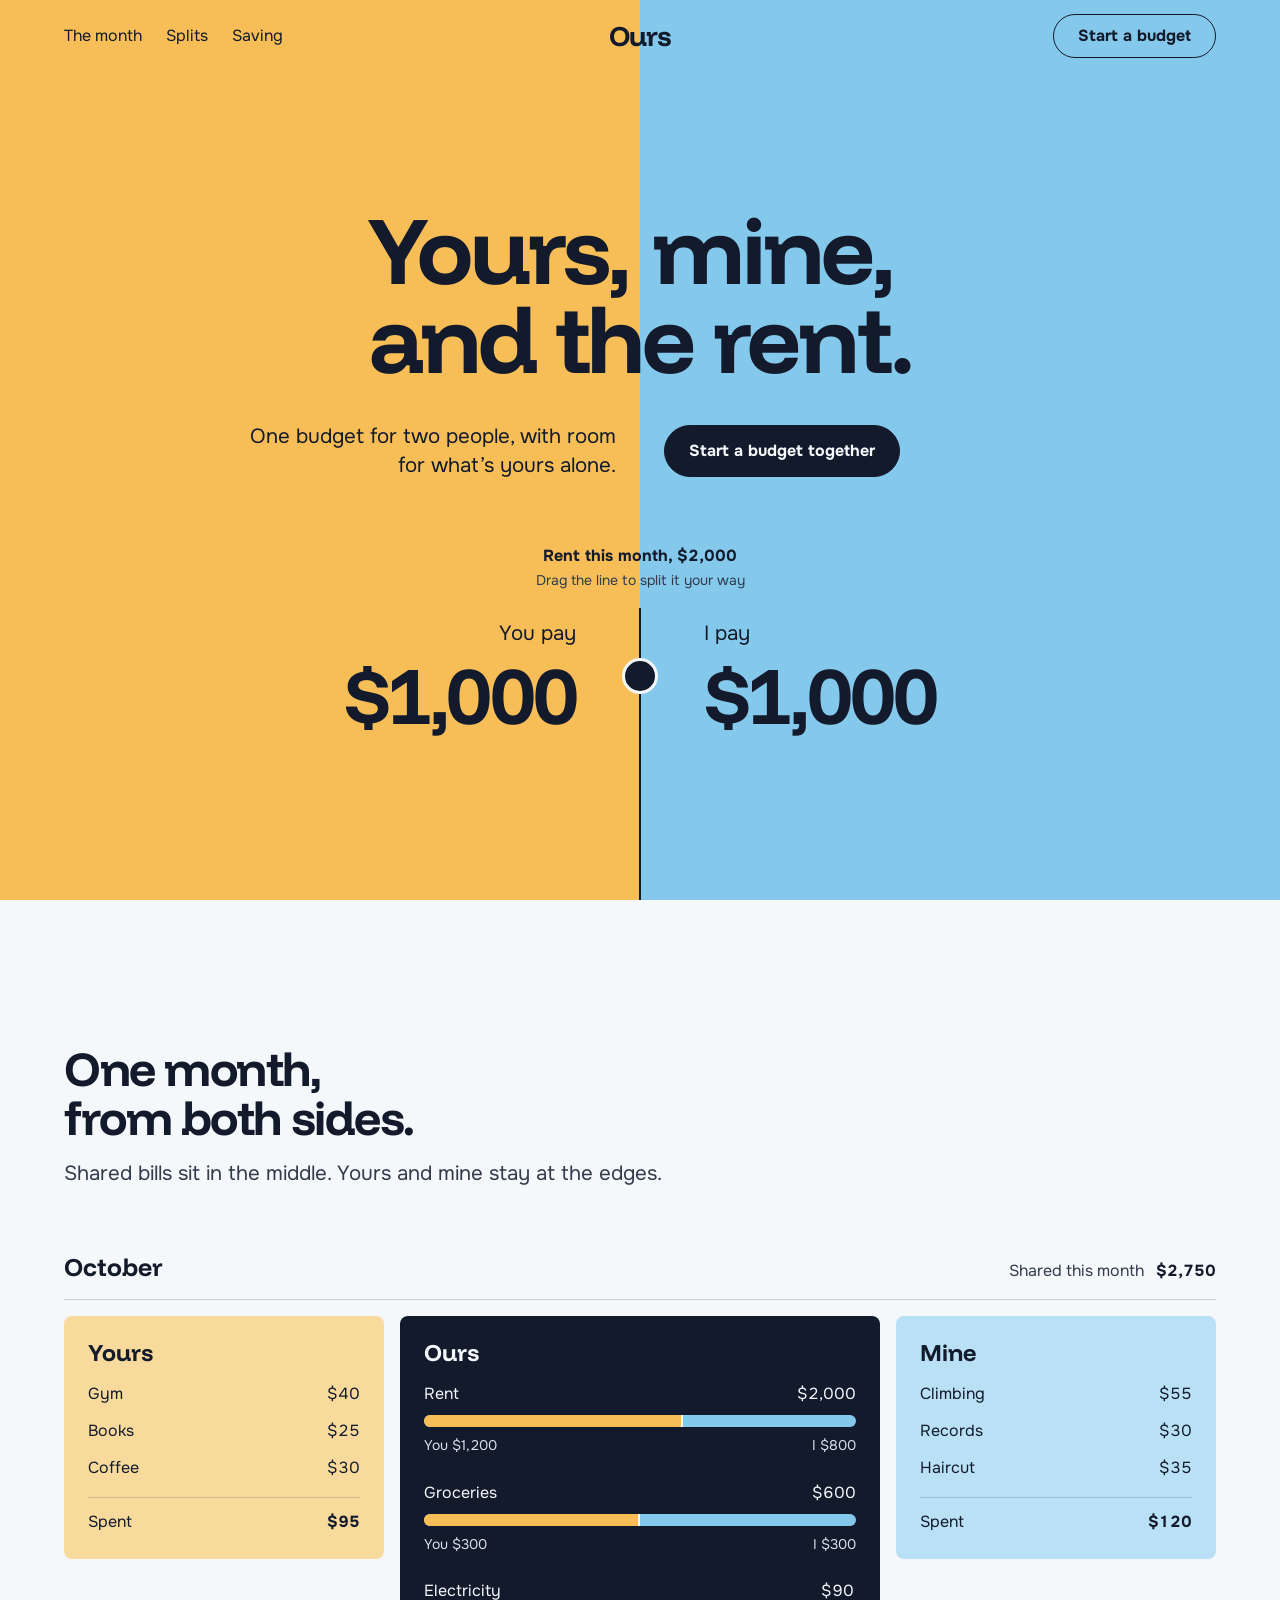
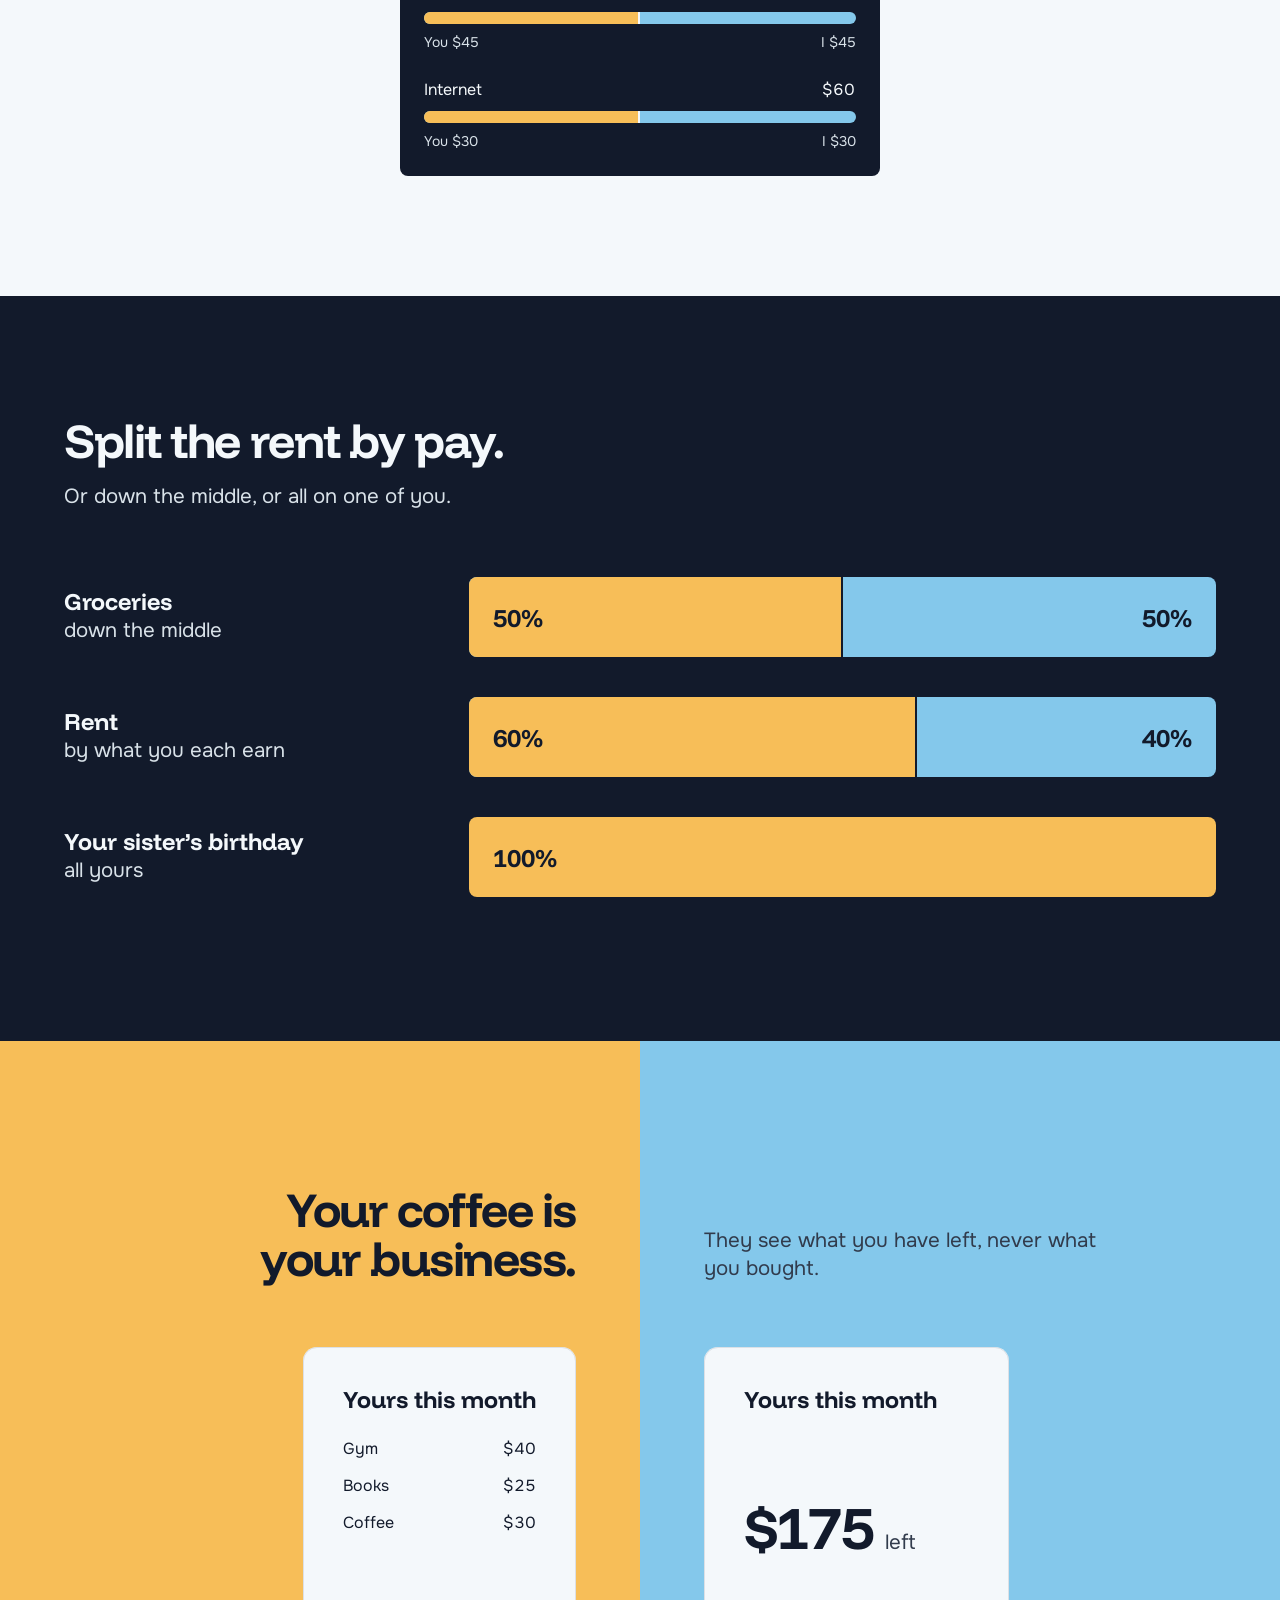
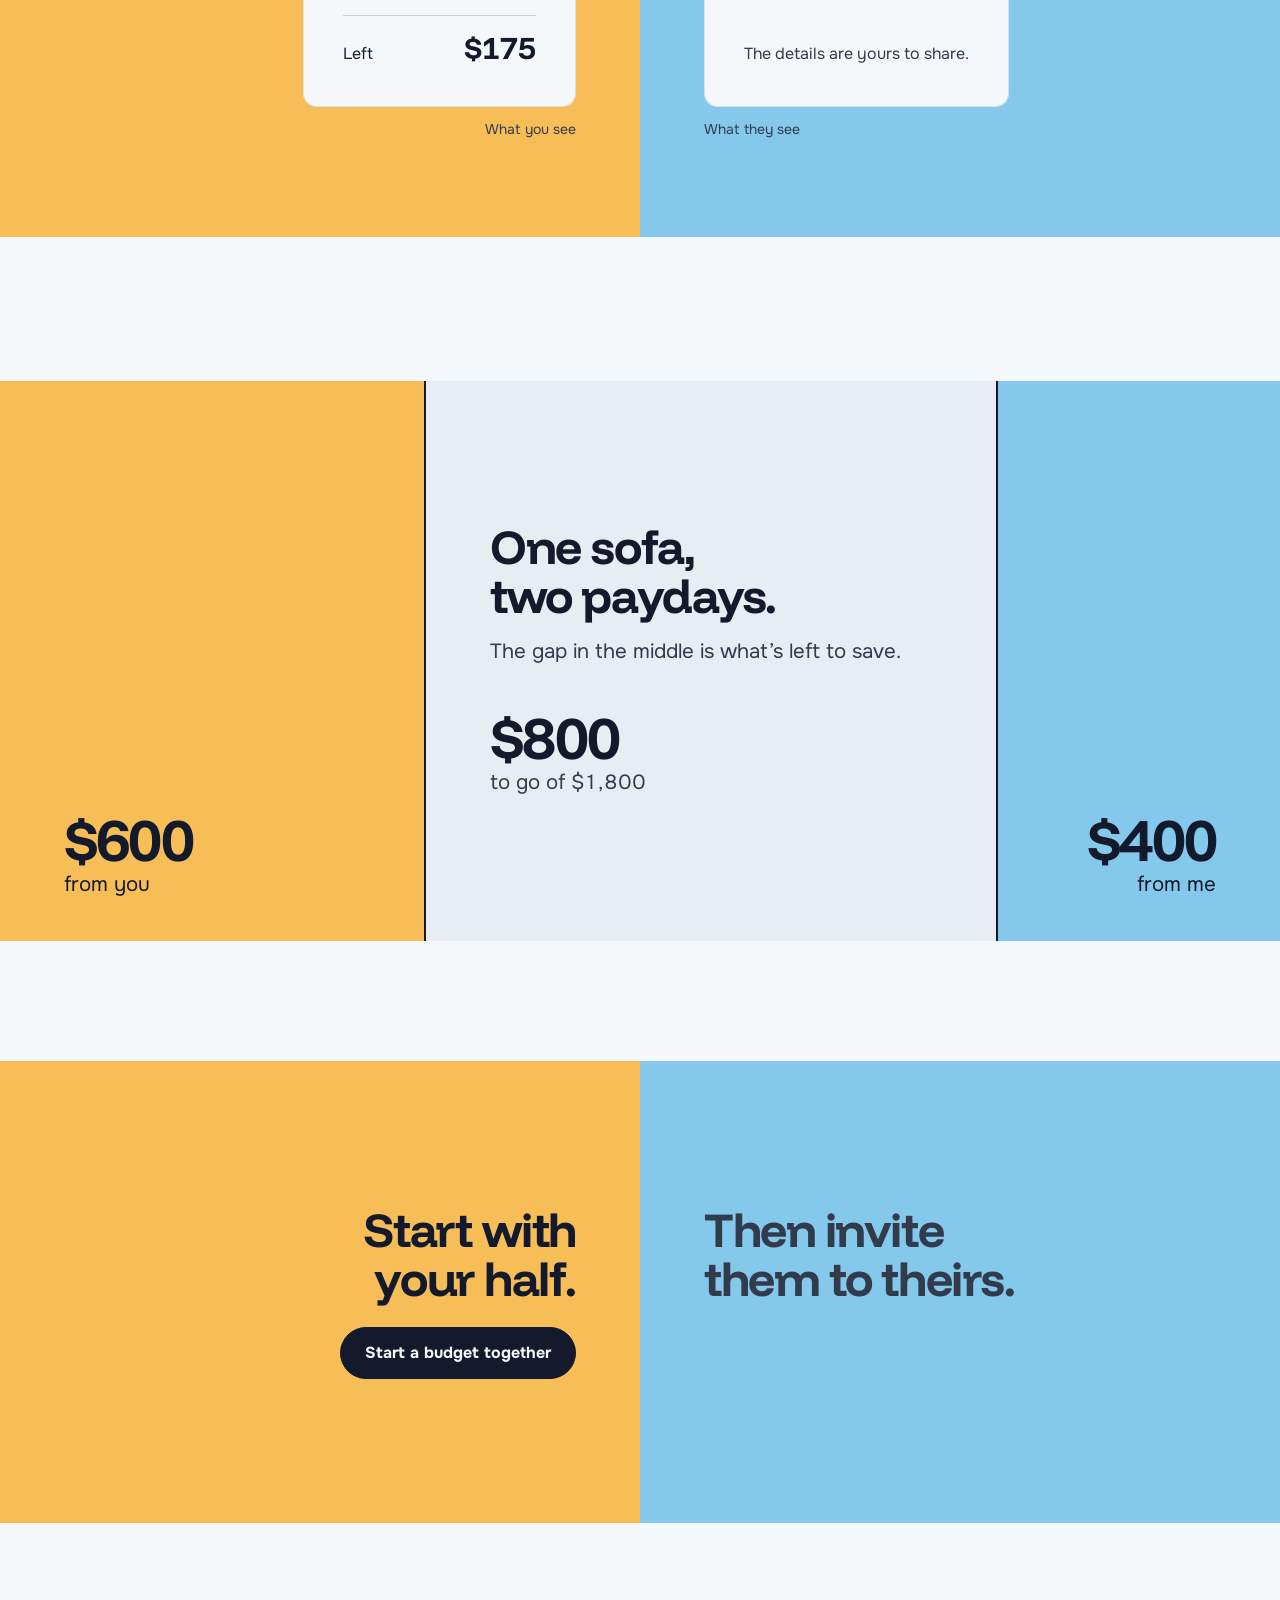
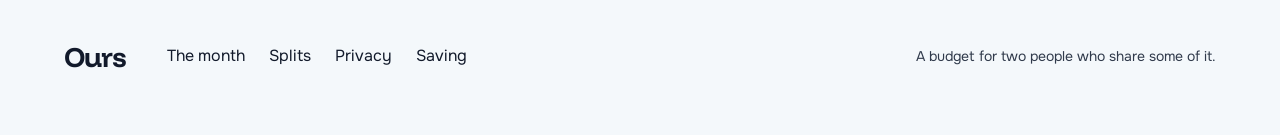
<file: site/made/custom-couples-budget/index.html>
<!doctype html>
<html lang="en">
<head>
<meta charset="utf-8">
<meta name="viewport" content="width=device-width, initial-scale=1">
<title>Ours: a budget for two</title>
<meta name="description" content="A budget for couples: shared bills in the middle, what is yours and mine at the edges, split the way you agree.">
<link rel="preconnect" href="https://fonts.googleapis.com">
<link rel="preconnect" href="https://fonts.gstatic.com" crossorigin>
<link href="https://fonts.googleapis.com/css2?family=Funnel+Display:wght@700&family=Onest:wght@400;700&display=swap" rel="stylesheet">
<link rel="stylesheet" href="styles.css">
<script>document.documentElement.classList.add('js');</script>
</head>
<body>
<a class="skip" href="#main">Skip to content</a>

<header class="hero" id="top">
  <nav class="nav container" aria-label="Main">
    <ul class="nav__links">
      <li><a href="#month">The month</a></li>
      <li><a href="#splits">Splits</a></li>
      <li><a href="#saving">Saving</a></li>
    </ul>
    <details class="nav__menu">
      <summary>Menu</summary>
      <ul>
        <li><a href="#month">The month</a></li>
        <li><a href="#splits">Splits</a></li>
        <li><a href="#saving">Saving</a></li>
      </ul>
    </details>
    <a class="wordmark" href="#top" aria-label="Ours, home">Ours</a>
    <a class="btn btn--quiet nav__action" href="#start">Start a budget</a>
  </nav>

  <div class="hero__body container" id="main">
    <h1 class="hero__head"><span class="hero__you">Yours,</span> <span class="hero__me">mine,</span> <span class="hero__ours">and the rent.</span></h1>
    <div class="hero__pair">
      <p class="hero__lede">One budget for two people, with room for what’s yours alone.</p>
      <a class="btn" href="#start">Start a budget together</a>
    </div>

  </div>

  <div class="bill" data-slot="rent" data-kind="product" data-alt="Screenshot of a shared bill in the app, split between two people">
    <p class="bill__name">Rent this month, <span class="num">$2,000</span><br><span class="bill__hint">Drag the line to split it your way</span></p>
    <div class="bill__you"><span>You pay</span> <b class="num" data-out="you">$1,000</b></div>
    <div class="bill__me"><span>I pay</span> <b class="num" data-out="me">$1,000</b></div>
    <input class="bill__range" type="range" min="30" max="70" step="5" value="50" aria-label="Your share of the rent, in percent" aria-valuetext="You pay 50 percent">
  </div>
</header>

<main>
  <section class="month container" id="month" aria-labelledby="month-h">
    <div class="head">
      <h2 id="month-h">One month, from both sides.</h2>
      <p>Shared bills sit in the middle. Yours and mine stay at the edges.</p>
    </div>
    <div class="app" data-slot="month" data-kind="product" data-alt="Screenshot of the month view: your spending, the shared bills and your partner’s spending side by side">
      <div class="app__bar">
        <span class="app__month">October</span>
        <span class="app__sum">Shared this month <b class="num">$2,750</b></span>
      </div>
      <div class="app__cols">
        <div class="col col--you">
          <p class="col__name">Yours</p>
          <ul class="col__list">
            <li><span>Gym</span> <span class="num">$40</span></li>
            <li><span>Books</span> <span class="num">$25</span></li>
            <li><span>Coffee</span> <span class="num">$30</span></li>
          </ul>
          <p class="col__foot"><span>Spent</span> <b class="num">$95</b></p>
        </div>
        <div class="col col--ours">
          <p class="col__name">Ours</p>
          <ul class="col__list col__list--split">
            <li style="--s: 60"><span>Rent</span> <span class="num">$2,000</span><i aria-hidden="true"></i><small>You $1,200</small><small>I $800</small></li>
            <li style="--s: 50"><span>Groceries</span> <span class="num">$600</span><i aria-hidden="true"></i><small>You $300</small><small>I $300</small></li>
            <li style="--s: 50"><span>Electricity</span> <span class="num">$90</span><i aria-hidden="true"></i><small>You $45</small><small>I $45</small></li>
            <li style="--s: 50"><span>Internet</span> <span class="num">$60</span><i aria-hidden="true"></i><small>You $30</small><small>I $30</small></li>
          </ul>
        </div>
        <div class="col col--me">
          <p class="col__name">Mine</p>
          <ul class="col__list">
            <li><span>Climbing</span> <span class="num">$55</span></li>
            <li><span>Records</span> <span class="num">$30</span></li>
            <li><span>Haircut</span> <span class="num">$35</span></li>
          </ul>
          <p class="col__foot"><span>Spent</span> <b class="num">$120</b></p>
        </div>
      </div>
    </div>
  </section>

  <section class="splits" id="splits" aria-labelledby="splits-h">
    <div class="container splits__in">
      <div class="head">
        <h2 id="splits-h">Split the rent by pay.</h2>
        <p>Or down the middle, or all on one of you.</p>
      </div>
      <ul class="rules" aria-label="Example splits, your share against mine">
        <li style="--s: 50"><p><b>Groceries</b> down the middle</p><div class="rule__bar"><span class="num">50%</span><span class="num">50%</span></div></li>
        <li style="--s: 60"><p><b>Rent</b> by what you each earn</p><div class="rule__bar"><span class="num">60%</span><span class="num">40%</span></div></li>
        <li style="--s: 100"><p><b>Your sister’s birthday</b> all yours</p><div class="rule__bar rule__bar--whole"><span class="num">100%</span></div></li>
      </ul>
    </div>
  </section>

  <section class="private" id="private" aria-labelledby="private-h">
    <div class="pair">
      <div class="pair__half pair__half--you">
        <h2 id="private-h">Your coffee is your business.</h2>
        <figure class="pair__fig">
          <div class="phone" data-slot="your-view" data-kind="product" data-alt="Screenshot of your own pot with each purchase listed">
            <p class="phone__title">Yours this month</p>
            <ul class="col__list">
              <li><span>Gym</span> <span class="num">$40</span></li>
              <li><span>Books</span> <span class="num">$25</span></li>
              <li><span>Coffee</span> <span class="num">$30</span></li>
            </ul>
            <p class="phone__left"><span>Left</span> <b class="num">$175</b></p>
          </div>
          <figcaption>What you see</figcaption>
        </figure>
      </div>
      <div class="pair__half pair__half--me">
        <p class="pair__lede">They see what you have left, never what you bought.</p>
        <figure class="pair__fig">
          <div class="phone phone--closed" data-slot="their-view" data-kind="product" data-alt="Screenshot of your partner’s screen showing only your remaining total">
            <p class="phone__title">Yours this month</p>
            <p class="phone__big num">$175 <span>left</span></p>
            <p class="phone__note">The details are yours to share.</p>
          </div>
          <figcaption>What they see</figcaption>
        </figure>
      </div>
    </div>
  </section>

  <section class="saving" id="saving" aria-labelledby="saving-h" style="--a: 33.3; --b: 22.2">
    <div class="saving__head">
      <h2 id="saving-h">One sofa, two paydays.</h2>
      <p>The gap in the middle is what’s left to save.</p>
      <p class="saving__togo"><b class="num">$800</b> to go of <span class="num">$1,800</span></p>
    </div>
    <div class="saving__you"><p><b class="num">$600</b> from you</p></div>
    <div class="saving__gap" aria-hidden="true"></div>
    <div class="saving__me"><p><b class="num">$400</b> from me</p></div>
  </section>

  <section class="start" id="start" aria-labelledby="start-h">
    <div class="start__half start__half--you">
      <h2 id="start-h">Start with your half.</h2>
      <a class="btn" href="#start">Start a budget together</a>
    </div>
    <div class="start__half start__half--me">
      <p class="start__them">Then invite them to theirs.</p>
    </div>
  </section>
</main>

<footer class="foot container">
  <a class="wordmark" href="#top" aria-label="Ours, back to top">Ours</a>
  <ul class="foot__links">
    <li><a href="#month">The month</a></li>
    <li><a href="#splits">Splits</a></li>
    <li><a href="#private">Privacy</a></li>
    <li><a href="#saving">Saving</a></li>
  </ul>
  <p class="foot__line">A budget for two people who share some of it.</p>
</footer>

<script>
(() => {
  const hero = document.querySelector('.hero');
  const bill = document.querySelector('.bill');
  const range = document.querySelector('.bill__range');
  if (!hero || !bill || !range) return;
  const total = 2000;
  const fmt = (n) => '$' + Math.round(n).toLocaleString('en-US');
  const place = () => {
    const v = Number(range.value);
    hero.style.setProperty('--seam', v + '%');
    bill.querySelector('[data-out="you"]').textContent = fmt(total * v / 100);
    bill.querySelector('[data-out="me"]').textContent = fmt(total * (100 - v) / 100);
    range.setAttribute('aria-valuetext', 'You pay ' + v + ' percent, ' + fmt(total * v / 100));
  };
  range.addEventListener('input', place);
  place();
})();
</script>
<script>window.hallmarkSlots = (m) => { for (const [k, v] of Object.entries(m)) { const s = document.querySelector(`[data-slot="${k}"]`); if (!s) continue; const im = new Image(); im.src = typeof v === 'string' ? v : v.src; im.alt = (typeof v === 'object' && v.alt) || s.dataset.alt || ''; s.querySelectorAll(':scope > img').forEach((o) => o.remove()); s.prepend(im); } };
document.querySelectorAll('[data-slot] img').forEach((i) => { if (i.complete && !i.naturalWidth) i.remove(); else i.addEventListener('error', () => i.remove(), { once: true }); });</script>
</body>
</html>
</file>
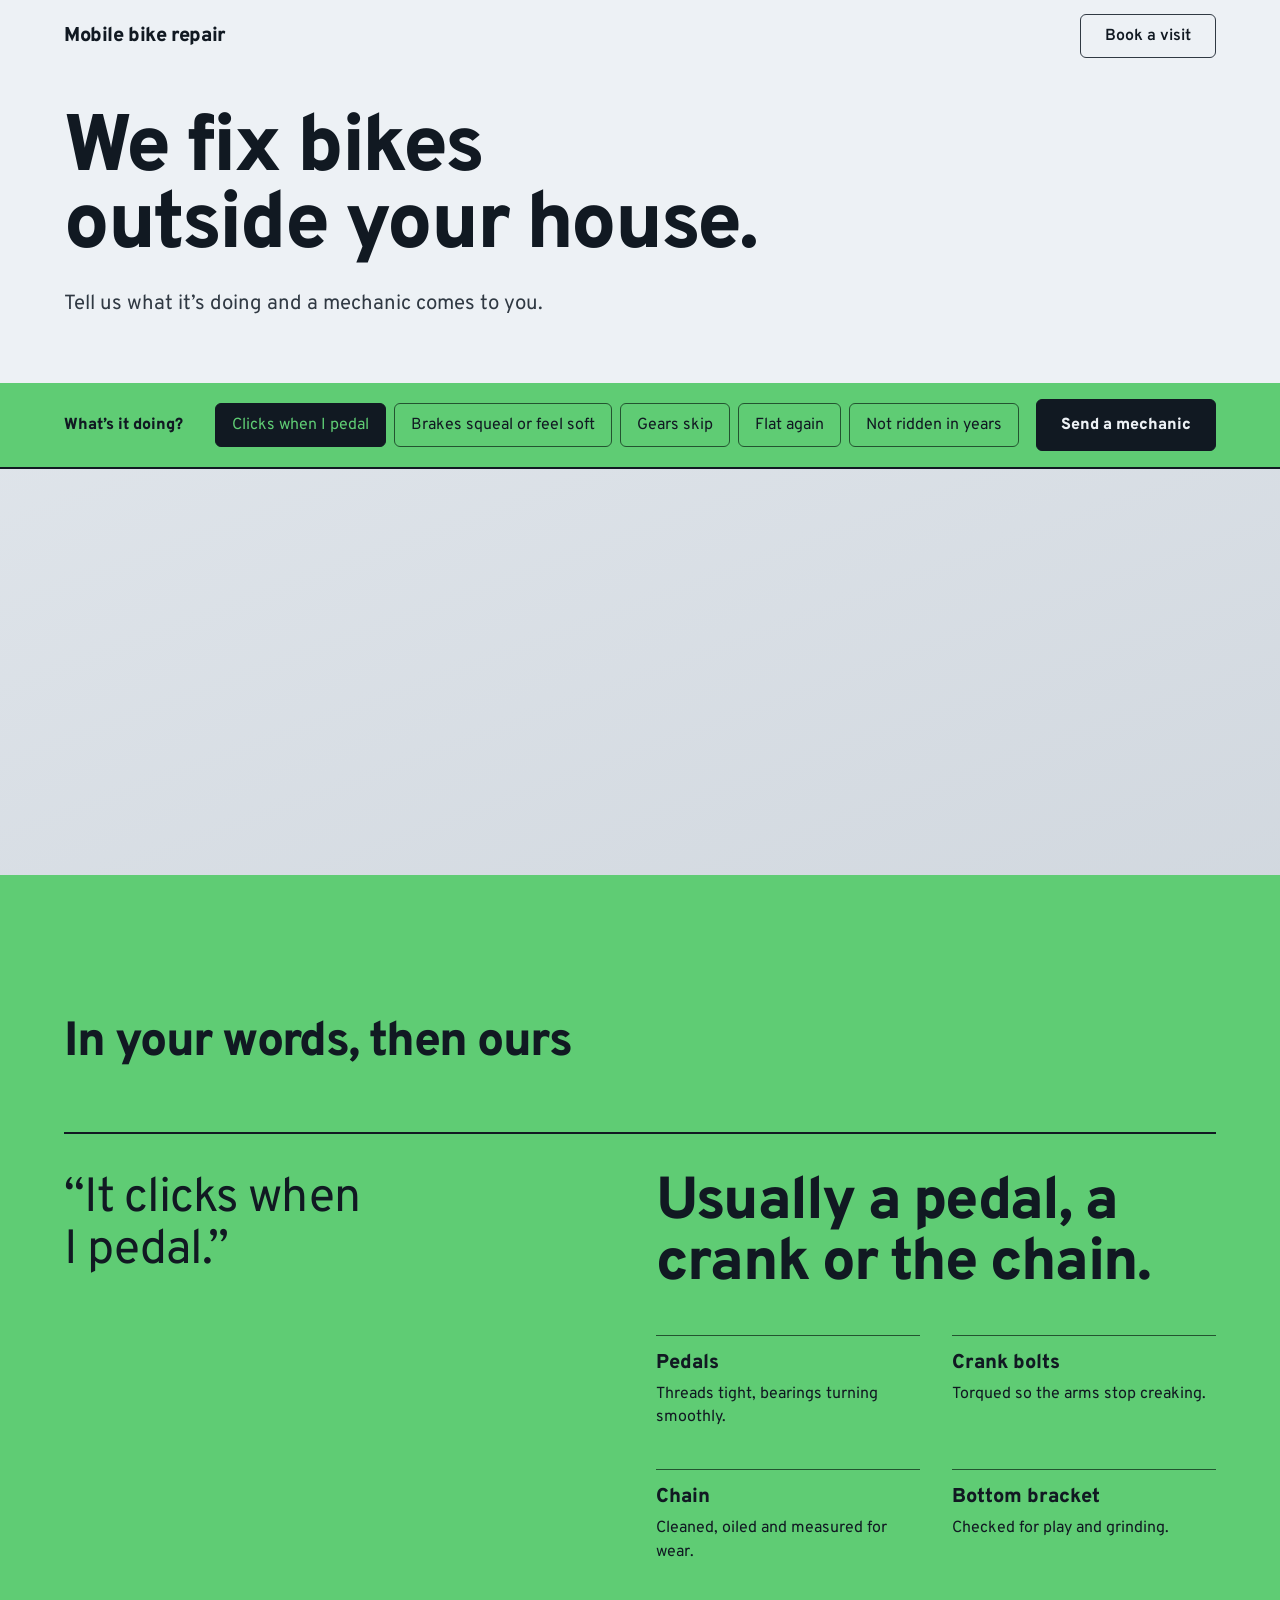
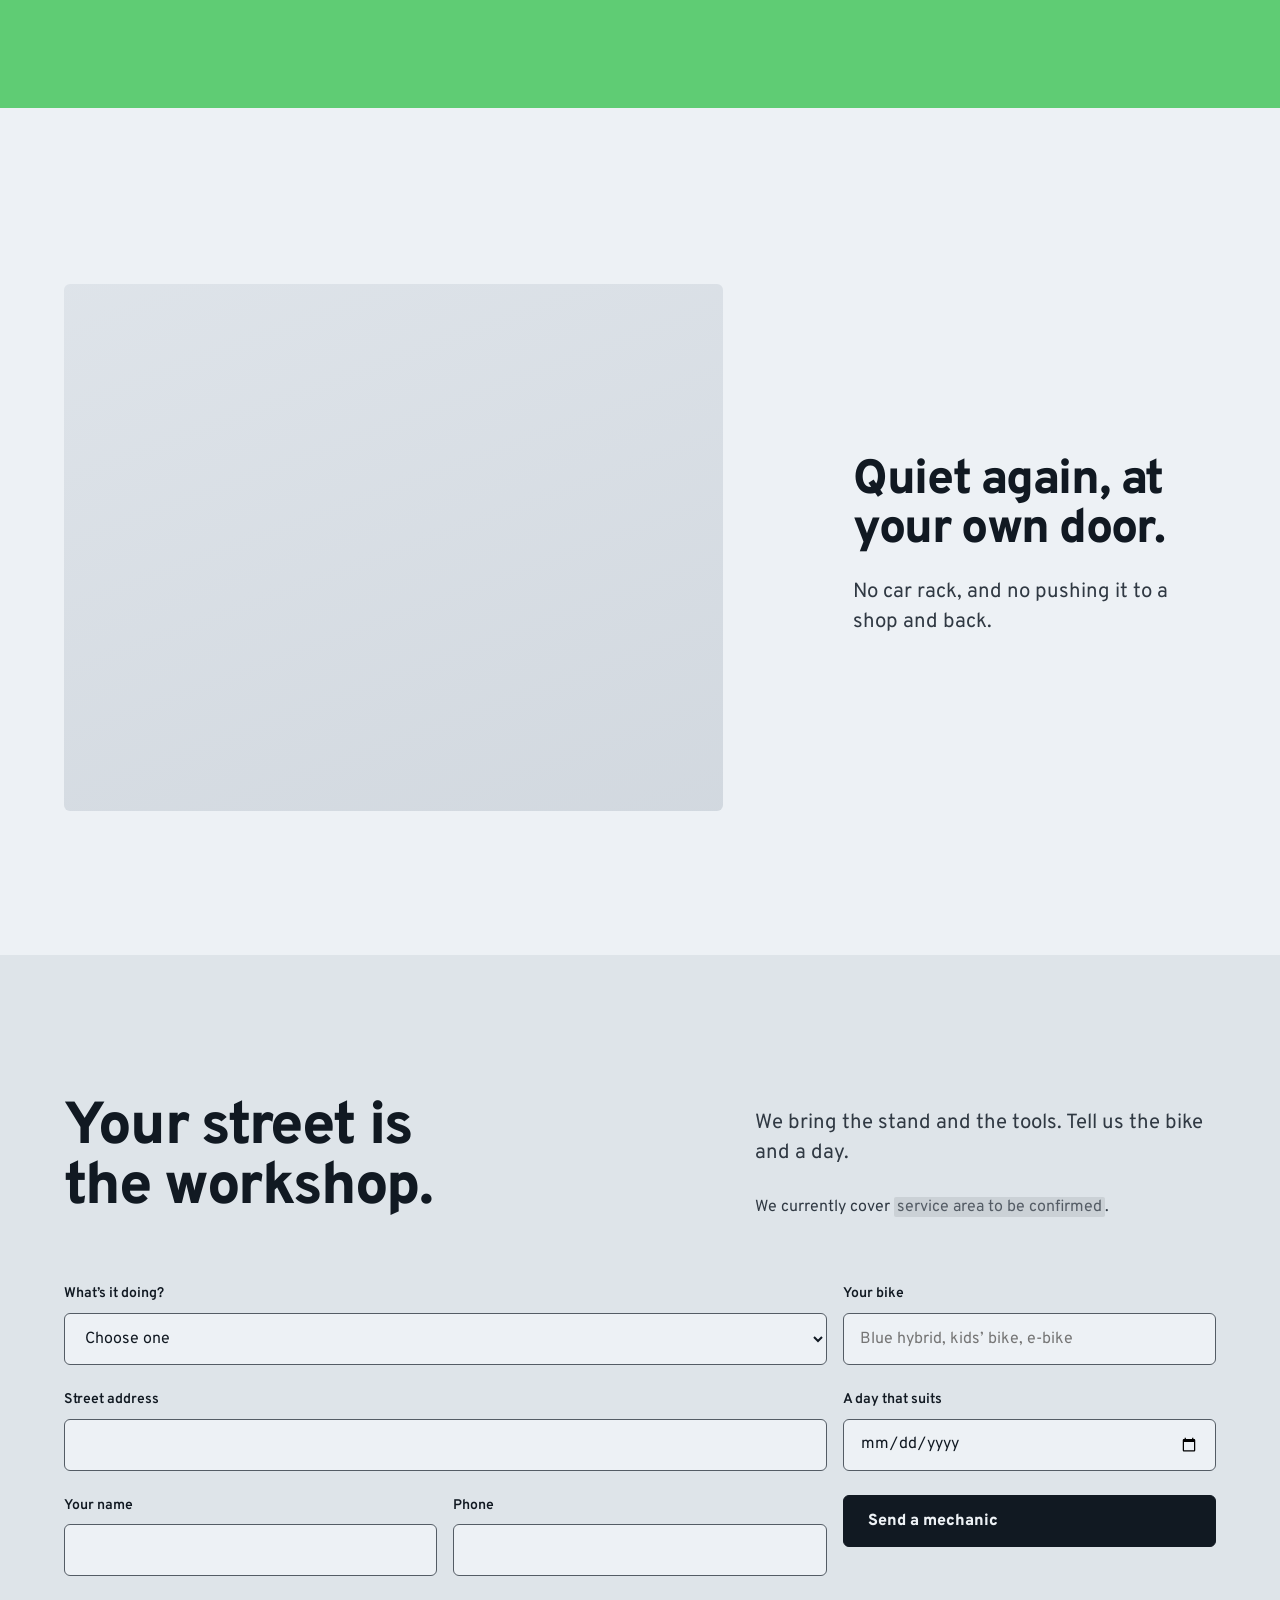
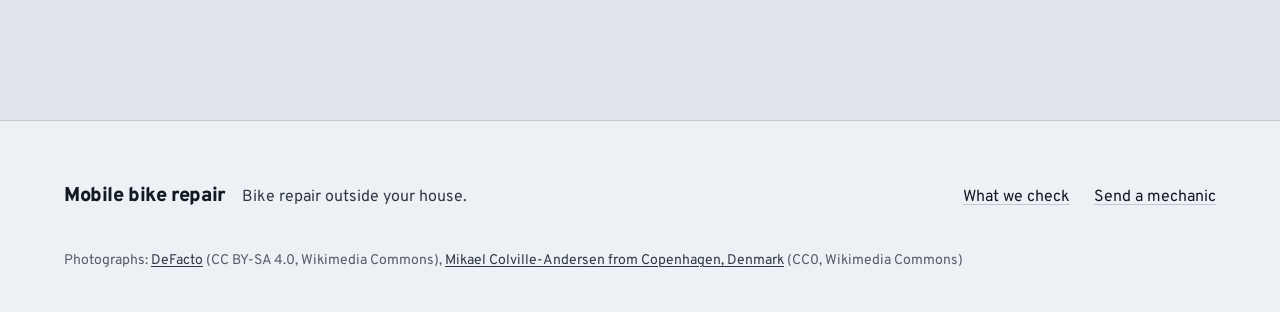
<file: site/made/custom-mobile-bike-repair/index.html>
<!doctype html>
<html lang="en">
<head>
<meta charset="utf-8">
<meta name="viewport" content="width=device-width, initial-scale=1">
<title>Mobile bike repair, fixed outside your house</title>
<meta name="description" content="A bike mechanic comes to your house and repairs your bike right outside: say what it is doing and book a visit.">
<link rel="preconnect" href="https://fonts.googleapis.com">
<link rel="preconnect" href="https://fonts.gstatic.com" crossorigin>
<link href="https://fonts.googleapis.com/css2?family=Overpass:wght@400;600;800&display=swap" rel="stylesheet">
<link rel="stylesheet" href="styles.css">
<script>document.documentElement.classList.add('js');</script>
</head>
<body>
<a class="skip" href="#main">Skip to content</a>

<header class="nav">
  <div class="container nav__inner">
    <a class="wordmark" href="#main" aria-label="Mobile bike repair, home">Mobile bike repair</a>
    <a class="btn btn--quiet" href="#book">Book a visit</a>
  </div>
</header>

<main id="main">
  <section class="hero" aria-labelledby="hero-title">
    <div class="container hero__body">
      <h1 id="hero-title">We fix bikes outside your house.</h1>
      <p class="hero__lede">Tell us what it’s doing and a mechanic comes to you.</p>
    </div>
  </section>
    <div class="lane" id="lane">
      <div class="container lane__inner">
        <fieldset class="chips" data-symptom-group>
          <legend>What’s it doing?</legend>
          <div class="chips__row">
            <input type="radio" name="symptom-hero" id="h-clicks" value="clicks" checked><label for="h-clicks">Clicks when I pedal</label>
            <input type="radio" name="symptom-hero" id="h-brakes" value="brakes"><label for="h-brakes">Brakes squeal or feel soft</label>
            <input type="radio" name="symptom-hero" id="h-gears" value="gears"><label for="h-gears">Gears skip</label>
            <input type="radio" name="symptom-hero" id="h-flats" value="flats"><label for="h-flats">Flat again</label>
            <input type="radio" name="symptom-hero" id="h-years" value="years"><label for="h-years">Not ridden in years</label>
          </div>
        </fieldset>
        <a class="btn" href="#book" data-carry>Send a mechanic</a>
      </div>
    </div>
  <figure class="hero__photo" data-slot="hero" data-alt="Your mechanic at work on a customer's bike outside their front door, the stand up on the pavement">
      <img src="https://upload.wikimedia.org/wikipedia/commons/thumb/f/f2/Raleigh_lady%27s_loop_frame_bicycle_1930s.jpg/1920px-Raleigh_lady%27s_loop_frame_bicycle_1930s.jpg" srcset="https://upload.wikimedia.org/wikipedia/commons/thumb/f/f2/Raleigh_lady%27s_loop_frame_bicycle_1930s.jpg/960px-Raleigh_lady%27s_loop_frame_bicycle_1930s.jpg 960w, https://upload.wikimedia.org/wikipedia/commons/thumb/f/f2/Raleigh_lady%27s_loop_frame_bicycle_1930s.jpg/1280px-Raleigh_lady%27s_loop_frame_bicycle_1930s.jpg 1280w, https://upload.wikimedia.org/wikipedia/commons/thumb/f/f2/Raleigh_lady%27s_loop_frame_bicycle_1930s.jpg/1920px-Raleigh_lady%27s_loop_frame_bicycle_1930s.jpg 1920w" sizes="100vw" width="2858" height="1801" alt="An old black bicycle leaning against a stone wall" fetchpriority="high">
    </figure>
  <section class="fix" id="fix" aria-labelledby="fix-title">
    <div class="container">
      <h2 id="fix-title">In your words, then ours</h2>
      <div class="panels">
        <div class="panel" id="p-clicks">
          <p class="said">“It clicks when I pedal.”</p>
          <div class="panel__answer">
          <h3>Usually a pedal, a crank or the chain.</h3>
          <dl class="checks">
            <div><dt>Pedals</dt><dd>Threads tight, bearings turning smoothly.</dd></div>
            <div><dt>Crank bolts</dt><dd>Torqued so the arms stop creaking.</dd></div>
            <div><dt>Chain</dt><dd>Cleaned, oiled and measured for wear.</dd></div>
            <div><dt>Bottom bracket</dt><dd>Checked for play and grinding.</dd></div>
          </dl>
          </div>
        </div>
        <div class="panel" id="p-brakes">
          <p class="said">“The brakes squeal, or feel soft.”</p>
          <div class="panel__answer">
          <h3>Pads, cables and what they grip.</h3>
          <dl class="checks">
            <div><dt>Pads</dt><dd>Worn or glazed pads swapped out.</dd></div>
            <div><dt>Cables or hoses</dt><dd>Tension set, or the hydraulics bled.</dd></div>
            <div><dt>Rims and rotors</dt><dd>Cleaned and trued so pads bite evenly.</dd></div>
            <div><dt>Levers</dt><dd>Firm well before they reach the bar.</dd></div>
          </dl>
          </div>
        </div>
        <div class="panel" id="p-gears">
          <p class="said">“The gears skip.”</p>
          <div class="panel__answer">
          <h3>Cable tension, the hanger, a worn chain.</h3>
          <dl class="checks">
            <div><dt>Indexing</dt><dd>Each click lands on one cog.</dd></div>
            <div><dt>Hanger</dt><dd>Straightened if a knock bent it.</dd></div>
            <div><dt>Chain and cassette</dt><dd>Measured, since a worn pair slips.</dd></div>
            <div><dt>Gear cables</dt><dd>Frayed or sticky cables replaced.</dd></div>
          </dl>
          </div>
        </div>
        <div class="panel" id="p-flats">
          <p class="said">“It’s flat again.”</p>
          <div class="panel__answer">
          <h3>Whatever keeps letting the air out.</h3>
          <dl class="checks">
            <div><dt>Tyre</dt><dd>Searched for glass, thorns and wire.</dd></div>
            <div><dt>Rim tape</dt><dd>Covering every spoke hole.</dd></div>
            <div><dt>Tube and valve</dt><dd>Patched or replaced, valve checked.</dd></div>
            <div><dt>Pressure</dt><dd>Set for you and the tyre.</dd></div>
          </dl>
          </div>
        </div>
        <div class="panel" id="p-years">
          <p class="said">“It hasn’t been ridden in years.”</p>
          <div class="panel__answer">
          <h3>A full once-over before the first ride.</h3>
          <dl class="checks">
            <div><dt>Tyres</dt><dd>Perished rubber and tubes replaced.</dd></div>
            <div><dt>Brakes</dt><dd>Seized parts freed, pads set.</dd></div>
            <div><dt>Chain and gears</dt><dd>Rust off, every gear shifting.</dd></div>
            <div><dt>Bolts</dt><dd>Every one checked and tightened.</dd></div>
          </dl>
          </div>
        </div>
      </div>
    </div>
  </section>

  <section class="ride container" aria-labelledby="ride-title">
    <div class="ride__grid">
      <figure class="photo" data-slot="ride" data-alt="A customer riding off from their own front door after the repair">
        <img src="https://upload.wikimedia.org/wikipedia/commons/thumb/c/cb/Christiania_Winter_-_Cycling_in_Winter_in_Copenhagen_%283296897865%29.jpg/1280px-Christiania_Winter_-_Cycling_in_Winter_in_Copenhagen_%283296897865%29.jpg" srcset="https://upload.wikimedia.org/wikipedia/commons/thumb/c/cb/Christiania_Winter_-_Cycling_in_Winter_in_Copenhagen_%283296897865%29.jpg/960px-Christiania_Winter_-_Cycling_in_Winter_in_Copenhagen_%283296897865%29.jpg 960w, https://upload.wikimedia.org/wikipedia/commons/thumb/c/cb/Christiania_Winter_-_Cycling_in_Winter_in_Copenhagen_%283296897865%29.jpg/1280px-Christiania_Winter_-_Cycling_in_Winter_in_Copenhagen_%283296897865%29.jpg 1280w, https://upload.wikimedia.org/wikipedia/commons/thumb/c/cb/Christiania_Winter_-_Cycling_in_Winter_in_Copenhagen_%283296897865%29.jpg/1920px-Christiania_Winter_-_Cycling_in_Winter_in_Copenhagen_%283296897865%29.jpg 1920w" sizes="(min-width: 60rem) 55vw, 100vw" width="2945" height="1875" alt="A parent riding a cargo bike with a child along a snowy street" style="object-position: 40% 60%" loading="lazy">
      </figure>
      <div class="ride__text">
        <h2 id="ride-title">Quiet again, at your own door.</h2>
        <p class="intro">No car rack, and no pushing it to a shop and back.</p>
      </div>
    </div>
  </section>

  <section class="book" id="book" aria-labelledby="book-title">
    <div class="container book__grid">
      <div class="book__head">
        <h2 id="book-title">Your street is the workshop.</h2>
        <p class="intro">We bring the stand and the tools. Tell us the bike and a day.</p>
        <p class="area">We currently cover <span class="fill" data-fill="area">service area to be confirmed</span>.</p>
      </div>
      <form class="form" data-endpoint="" novalidate>
        <div class="field field--wide">
          <label for="f-symptom">What’s it doing?</label>
          <select id="f-symptom" name="symptom" required>
            <option value="">Choose one</option>
            <option value="clicks">Clicks when I pedal</option>
            <option value="brakes">Brakes squeal or feel soft</option>
            <option value="gears">Gears skip</option>
            <option value="flats">Flat again</option>
            <option value="years">Not ridden in years</option>
            <option value="other">Something else</option>
          </select>
        </div>
        <div class="field">
          <label for="f-bike">Your bike</label>
          <input id="f-bike" name="bike" type="text" autocomplete="off" placeholder="Blue hybrid, kids’ bike, e-bike">
        </div>
        <div class="field field--wide">
          <label for="f-address">Street address</label>
          <input id="f-address" name="address" type="text" autocomplete="street-address" required>
        </div>
        <div class="field">
          <label for="f-day">A day that suits</label>
          <input id="f-day" name="day" type="date">
        </div>
        <div class="field">
          <label for="f-name">Your name</label>
          <input id="f-name" name="name" type="text" autocomplete="name" required>
        </div>
        <div class="field">
          <label for="f-phone">Phone</label>
          <input id="f-phone" name="phone" type="tel" autocomplete="tel" inputmode="tel" required>
        </div>
        <div class="form__foot">
          <button class="btn" type="submit">Send a mechanic</button>
          <p class="form__help" id="form-help" aria-live="polite"></p>
        </div>
      </form>
    </div>
  </section>

</main>

<footer class="footer">
  <div class="container">
    <div class="footer__row">
      <div class="footer__brand">
        <a class="wordmark" href="#main" aria-label="Mobile bike repair, back to top">Mobile bike repair</a>
        <p>Bike repair outside your house.</p>
      </div>
      <nav aria-label="Footer">
        <ul>
          <li><a href="#fix">What we check</a></li>
          <li><a href="#book">Send a mechanic</a></li>
        </ul>
      </nav>
    </div>
    <p class="credits" data-credits>Photographs: <a href="https://commons.wikimedia.org/wiki/File:Raleigh_lady%27s_loop_frame_bicycle_1930s.jpg">DeFacto</a> (CC BY-SA 4.0, Wikimedia Commons), <a href="https://commons.wikimedia.org/wiki/File:Christiania_Winter_-_Cycling_in_Winter_in_Copenhagen_(3296897865).jpg">Mikael Colville-Andersen from Copenhagen, Denmark</a> (CC0, Wikimedia Commons)</p>
  </div>
</footer>

<script>
(() => {
  const panels = [...document.querySelectorAll('.panel')];
  const chips = [...document.querySelectorAll('input[name="symptom-hero"]')];
  const select = document.getElementById('f-symptom');
  const set = (key, form) => {
    panels.forEach((p) => { p.hidden = p.id !== 'p-' + key; });
    chips.forEach((c) => { c.checked = c.value === key; });
    if (select && form) select.value = key;
  };
  set((chips.find((c) => c.checked) || chips[0]).value, false);
  chips.forEach((c) => c.addEventListener('change', () => set(c.value, true)));
  if (select) select.addEventListener('change', () => { if (chips.some((c) => c.value === select.value)) set(select.value, false); });
  document.querySelectorAll('[data-carry]').forEach((a) => a.addEventListener('click', () => {
    const c = chips.find((x) => x.checked);
    if (c && select && !select.value) select.value = c.value;
  }));

  document.querySelectorAll('form[data-endpoint]').forEach((form) => {
    const help = form.querySelector('[aria-live]');
    form.addEventListener('submit', (e) => {
      e.preventDefault();
      const fields = [...form.querySelectorAll('input, select')];
      fields.forEach((f) => f.toggleAttribute('aria-invalid', !f.checkValidity()));
      const bad = fields.find((f) => !f.checkValidity());
      if (bad) {
        const label = form.querySelector('label[for="' + bad.id + '"]').textContent;
        bad.setAttribute('aria-describedby', help.id);
        help.textContent = label + ' is missing. Fill it in so the mechanic can find you.';
        bad.focus();
        return;
      }
      if (!form.dataset.endpoint) { help.textContent = 'Nothing was sent: this form is not connected yet.'; return; }
      fetch(form.dataset.endpoint, { method: 'POST', body: new FormData(form) })
        .then((r) => { help.textContent = r.ok ? 'Request sent.' : 'That did not go through. Try again in a minute.'; })
        .catch(() => { help.textContent = 'That did not go through. Try again in a minute.'; });
    });
  });
})();
</script>

<script>window.hallmarkSlots = (m) => { for (const [k, v] of Object.entries(m)) { const s = document.querySelector(`[data-slot="${k}"]`); if (!s) continue; const im = new Image(); im.src = typeof v === 'string' ? v : v.src; im.alt = (typeof v === 'object' && v.alt) || s.dataset.alt || ''; s.querySelectorAll(':scope > img').forEach((o) => o.remove()); s.prepend(im); } };
document.querySelectorAll('[data-slot] img').forEach((i) => { if (i.complete && !i.naturalWidth) i.remove(); else i.addEventListener('error', () => i.remove(), { once: true }); });</script>
</body>
</html>
</file>
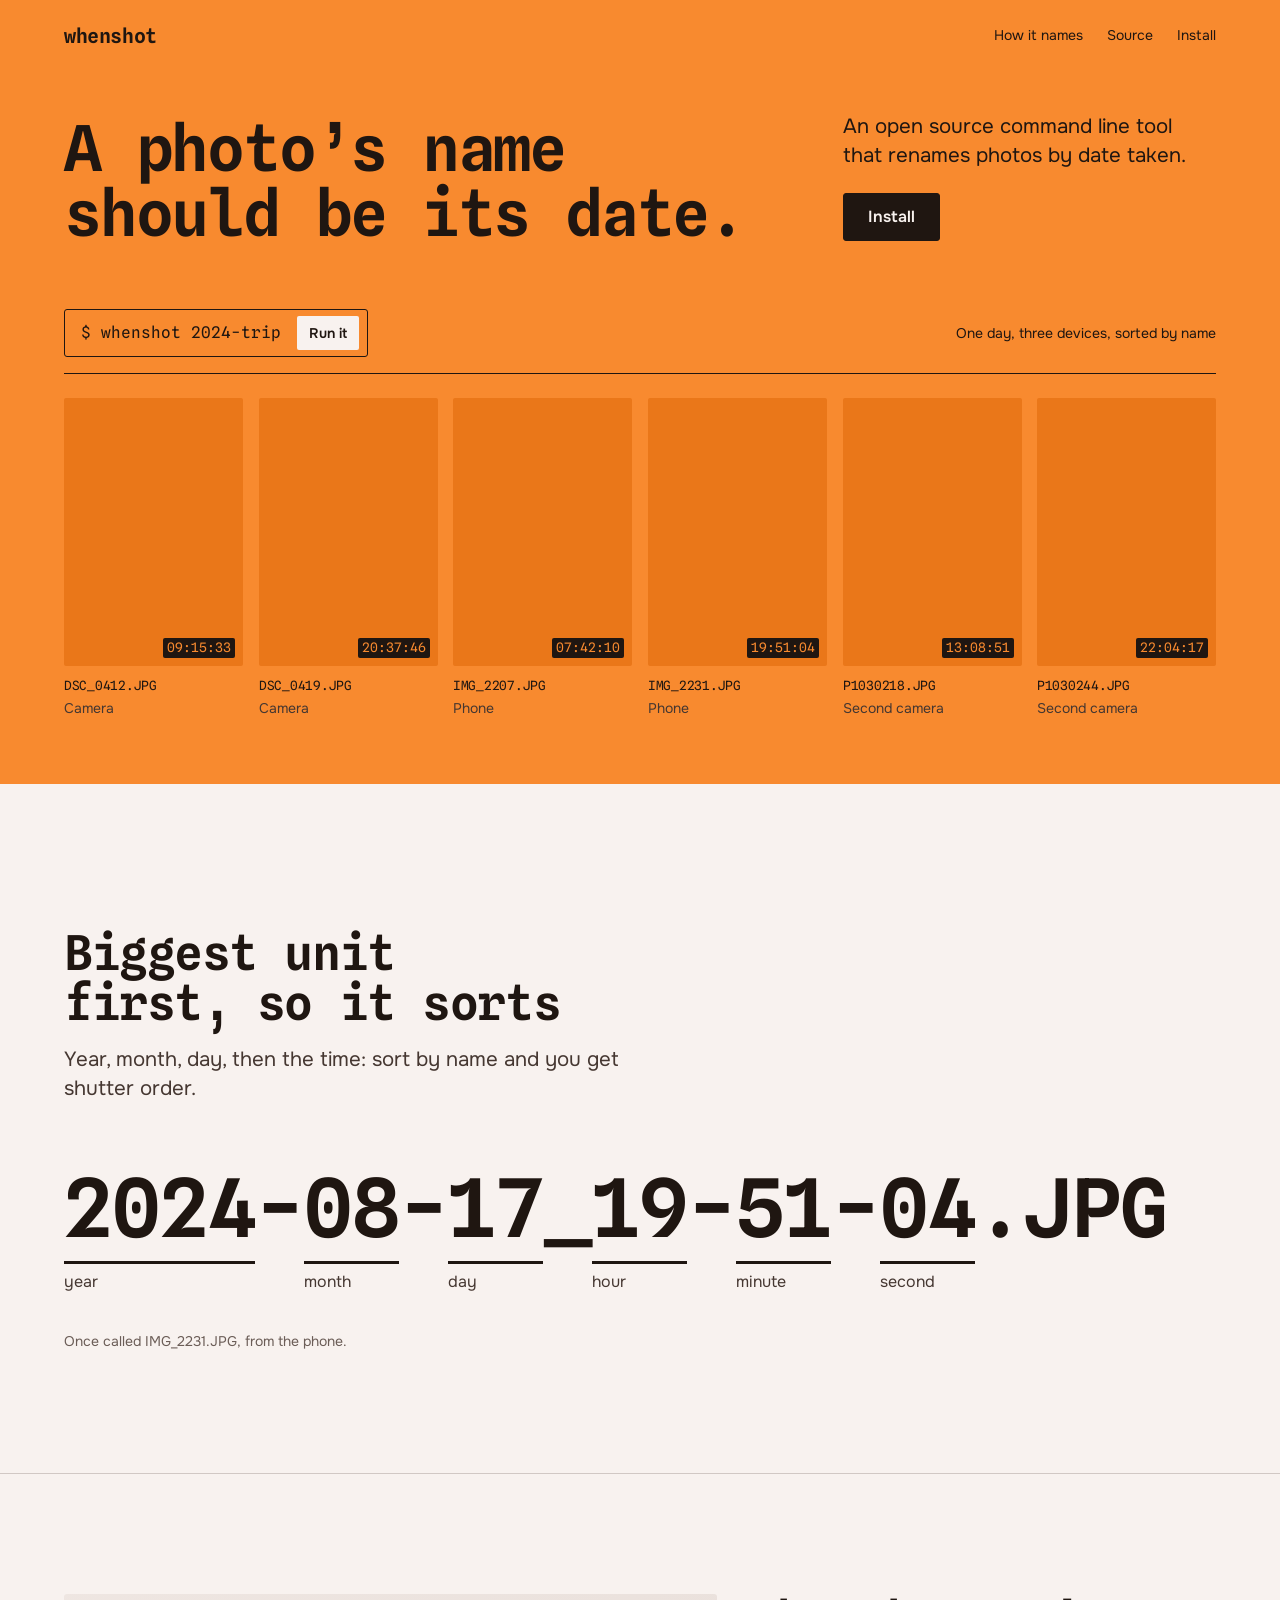
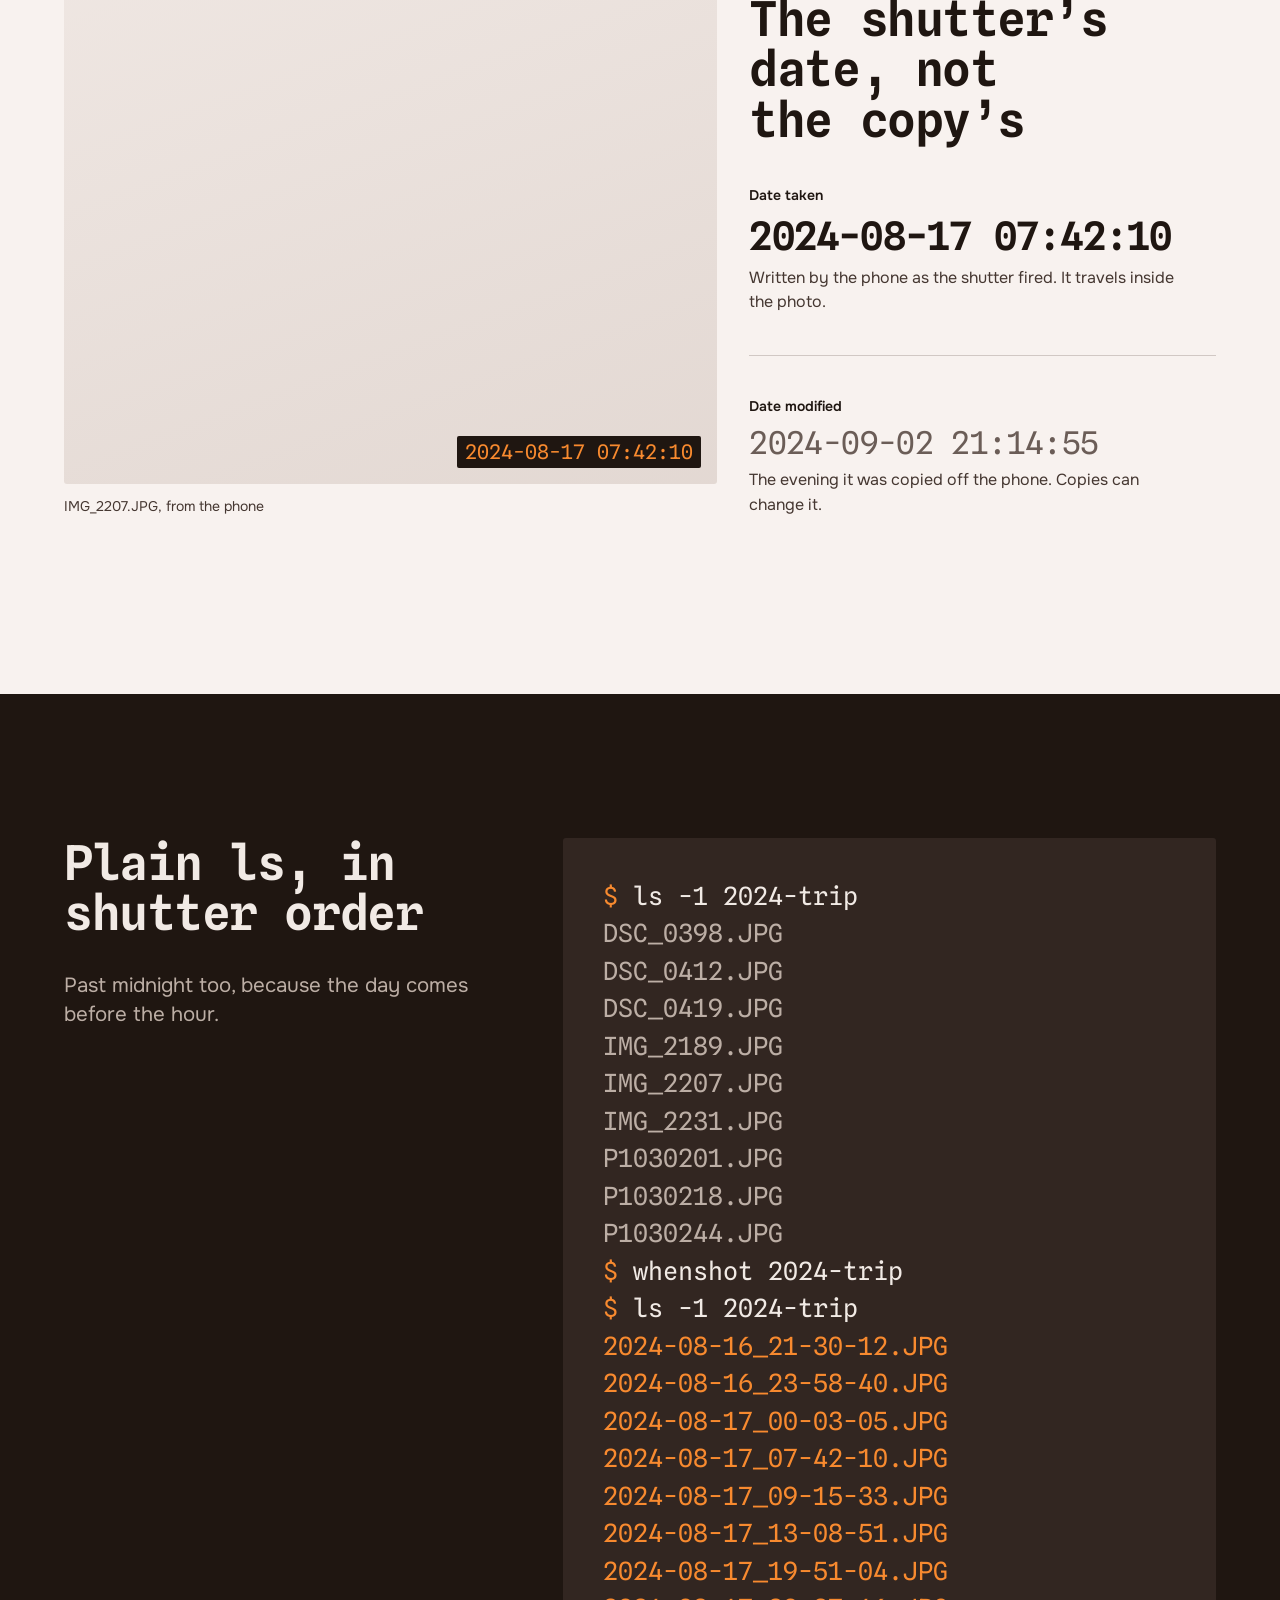
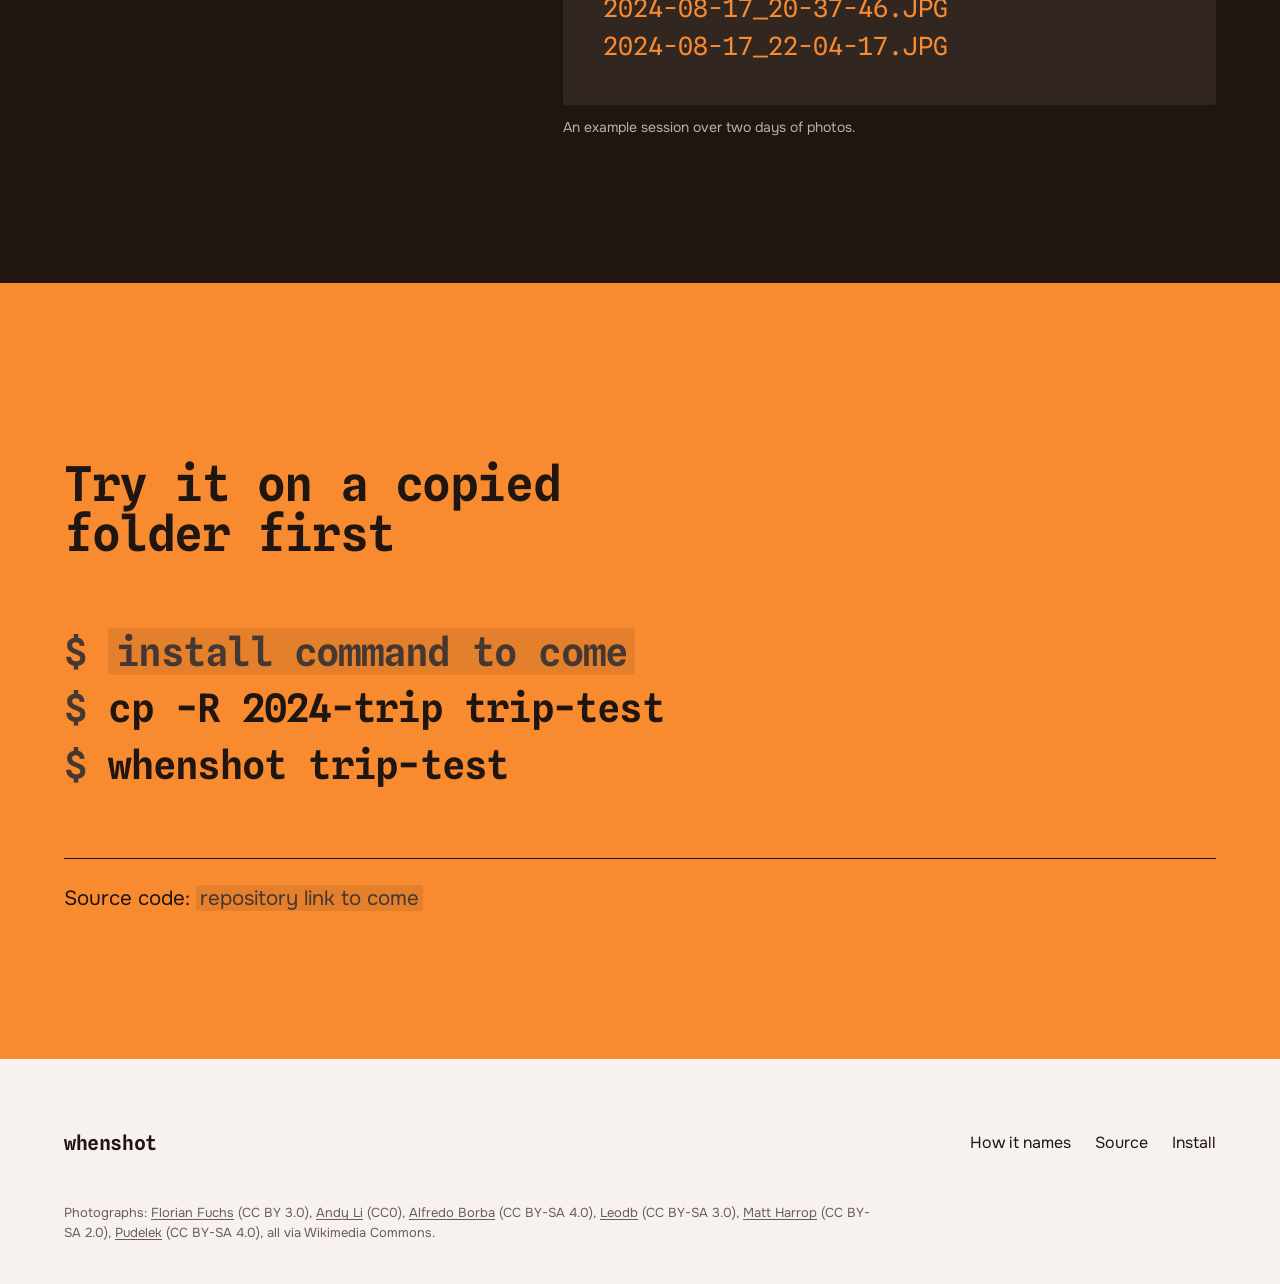
<file: site/made/custom-photo-rename-cli/index.html>
<!doctype html>
<html lang="en">
<head>
  <meta charset="utf-8">
  <meta name="viewport" content="width=device-width, initial-scale=1">
  <title>whenshot: rename photos by the date they were taken</title>
  <meta name="description" content="An open source command line tool that renames photos by the date they were taken, so sorting by name sorts them by time.">
  <link rel="preconnect" href="https://fonts.googleapis.com">
  <link rel="preconnect" href="https://fonts.gstatic.com" crossorigin>
  <link href="https://fonts.googleapis.com/css2?family=Onest:wght@400;600&family=Spline+Sans+Mono:wght@400;600&display=swap" rel="stylesheet">
  <link rel="stylesheet" href="styles.css">
  <script>document.documentElement.classList.add('js');</script>
</head>
<body>
  <a class="skip" href="#main">Skip to content</a>
  <!-- "whenshot" is a placeholder name (data-placeholder="tool-name"): replace every instance with the real one. -->
  <header class="field">
    <div class="nav container">
      <a class="wordmark" href="#top" aria-label="whenshot, home" data-placeholder="tool-name">whenshot</a>
      <nav class="nav__links" aria-label="Page">
        <a href="#name">How it names</a>
        <a href="#source">Source</a>
        <a href="#install">Install</a>
      </nav>
    </div>
  </header>
  <main id="main">
    <div class="field">
    <section class="hero container" id="top">
      <div class="hero__top">
        <h1>A photo’s name should be its date.</h1>
        <div class="hero__side">
          <p class="lede">An open source command line tool that renames photos by date taken.</p>
          <a class="btn" href="#install">Install</a>
        </div>
      </div>
      <figure class="sheet sorter" data-slot="hero-folder" data-kind="product" data-alt="A screen recording of a real folder in your file manager, sorted by name, before and after a run">
        <div class="sheet__bar">
          <input type="checkbox" id="run" class="run__input">
          <label for="run" class="run"><code class="run__cmd" data-placeholder="tool-name">$ whenshot 2024-trip</code><span class="run__do">Run it</span><span class="run__undo">Reset</span></label>
          <p class="sheet__sort">One day, three devices, sorted by name</p>
        </div>
        <ol class="frames" aria-label="Six photos from one day, sorted by name">
          <li class="frame" style="--b: 0; --a: 1; --cx: 0; --cy: 0; --dx: 1; --dy: 0; --bx: 0; --by: 0; --ax: 1; --ay: 0">
            <div class="frame__pic"><img src="https://upload.wikimedia.org/wikipedia/commons/thumb/0/0f/Almond_croissant_-_Workshop_Coffee_Lab_2025-06-27.jpg/960px-Almond_croissant_-_Workshop_Coffee_Lab_2025-06-27.jpg" srcset="https://upload.wikimedia.org/wikipedia/commons/thumb/0/0f/Almond_croissant_-_Workshop_Coffee_Lab_2025-06-27.jpg/960px-Almond_croissant_-_Workshop_Coffee_Lab_2025-06-27.jpg 960w, https://upload.wikimedia.org/wikipedia/commons/thumb/0/0f/Almond_croissant_-_Workshop_Coffee_Lab_2025-06-27.jpg/1280px-Almond_croissant_-_Workshop_Coffee_Lab_2025-06-27.jpg 1280w, https://upload.wikimedia.org/wikipedia/commons/thumb/0/0f/Almond_croissant_-_Workshop_Coffee_Lab_2025-06-27.jpg/1920px-Almond_croissant_-_Workshop_Coffee_Lab_2025-06-27.jpg 1920w" sizes="(min-width: 60rem) 15vw, 45vw" width="8160" height="6144" alt="A croissant on a cafe table" style="object-position: 50% 50%"><time class="imprint" datetime="2024-08-17T09:15:33">09:15:33</time></div>
            <span class="frame__name"><span class="old">DSC_0412.JPG</span><span class="new">2024-08-17_<wbr>09-15-33.JPG</span></span>
            <span class="frame__from">Camera</span>
          </li>
          <li class="frame" style="--b: 1; --a: 4; --cx: 1; --cy: 0; --dx: 1; --dy: 1; --bx: 1; --by: 0; --ax: 0; --ay: 2">
            <div class="frame__pic"><img src="https://upload.wikimedia.org/wikipedia/commons/thumb/1/1f/Conwy_Estuary_at_dusk_-_geograph.org.uk_-_4556293.jpg/960px-Conwy_Estuary_at_dusk_-_geograph.org.uk_-_4556293.jpg" srcset="https://upload.wikimedia.org/wikipedia/commons/thumb/1/1f/Conwy_Estuary_at_dusk_-_geograph.org.uk_-_4556293.jpg/960px-Conwy_Estuary_at_dusk_-_geograph.org.uk_-_4556293.jpg 960w, https://upload.wikimedia.org/wikipedia/commons/thumb/1/1f/Conwy_Estuary_at_dusk_-_geograph.org.uk_-_4556293.jpg/1280px-Conwy_Estuary_at_dusk_-_geograph.org.uk_-_4556293.jpg 1280w, https://upload.wikimedia.org/wikipedia/commons/thumb/1/1f/Conwy_Estuary_at_dusk_-_geograph.org.uk_-_4556293.jpg/1920px-Conwy_Estuary_at_dusk_-_geograph.org.uk_-_4556293.jpg 1920w" sizes="(min-width: 60rem) 15vw, 45vw" width="5472" height="3648" alt="Boats on an estuary at dusk" style="object-position: 50% 50%"><time class="imprint" datetime="2024-08-17T20:37:46">20:37:46</time></div>
            <span class="frame__name"><span class="old">DSC_0419.JPG</span><span class="new">2024-08-17_<wbr>20-37-46.JPG</span></span>
            <span class="frame__from">Camera</span>
          </li>
          <li class="frame" style="--b: 2; --a: 0; --cx: 2; --cy: 0; --dx: 0; --dy: 0; --bx: 0; --by: 1; --ax: 0; --ay: 0">
            <div class="frame__pic"><img src="https://upload.wikimedia.org/wikipedia/commons/thumb/3/3e/Herbert_Lake_beim_Icefields_Parkway.jpg/960px-Herbert_Lake_beim_Icefields_Parkway.jpg" srcset="https://upload.wikimedia.org/wikipedia/commons/thumb/3/3e/Herbert_Lake_beim_Icefields_Parkway.jpg/960px-Herbert_Lake_beim_Icefields_Parkway.jpg 960w, https://upload.wikimedia.org/wikipedia/commons/thumb/3/3e/Herbert_Lake_beim_Icefields_Parkway.jpg/1280px-Herbert_Lake_beim_Icefields_Parkway.jpg 1280w, https://upload.wikimedia.org/wikipedia/commons/thumb/3/3e/Herbert_Lake_beim_Icefields_Parkway.jpg/1920px-Herbert_Lake_beim_Icefields_Parkway.jpg 1920w" sizes="(min-width: 60rem) 15vw, 45vw" width="3239" height="2160" alt="Morning mist on a mountain lake" style="object-position: 50% 50%"><time class="imprint" datetime="2024-08-17T07:42:10">07:42:10</time></div>
            <span class="frame__name"><span class="old">IMG_2207.JPG</span><span class="new">2024-08-17_<wbr>07-42-10.JPG</span></span>
            <span class="frame__from">Phone</span>
          </li>
          <li class="frame" style="--b: 3; --a: 3; --cx: 0; --cy: 1; --dx: 0; --dy: 1; --bx: 1; --by: 1; --ax: 1; --ay: 1">
            <div class="frame__pic"><img src="https://upload.wikimedia.org/wikipedia/commons/thumb/9/9a/Sunset_Agta_Beach_Resort_-_Biliran_Philippines.jpg/960px-Sunset_Agta_Beach_Resort_-_Biliran_Philippines.jpg" srcset="https://upload.wikimedia.org/wikipedia/commons/thumb/9/9a/Sunset_Agta_Beach_Resort_-_Biliran_Philippines.jpg/960px-Sunset_Agta_Beach_Resort_-_Biliran_Philippines.jpg 960w, https://upload.wikimedia.org/wikipedia/commons/thumb/9/9a/Sunset_Agta_Beach_Resort_-_Biliran_Philippines.jpg/1280px-Sunset_Agta_Beach_Resort_-_Biliran_Philippines.jpg 1280w, https://upload.wikimedia.org/wikipedia/commons/thumb/9/9a/Sunset_Agta_Beach_Resort_-_Biliran_Philippines.jpg/1920px-Sunset_Agta_Beach_Resort_-_Biliran_Philippines.jpg 1920w" sizes="(min-width: 60rem) 15vw, 45vw" width="2030" height="1523" alt="People wading at sunset" style="object-position: 45% 70%"><time class="imprint" datetime="2024-08-17T19:51:04">19:51:04</time></div>
            <span class="frame__name"><span class="old">IMG_2231.JPG</span><span class="new">2024-08-17_<wbr>19-51-04.JPG</span></span>
            <span class="frame__from">Phone</span>
          </li>
          <li class="frame" style="--b: 4; --a: 2; --cx: 1; --cy: 1; --dx: 2; --dy: 0; --bx: 0; --by: 2; --ax: 0; --ay: 1">
            <div class="frame__pic"><img src="https://upload.wikimedia.org/wikipedia/commons/thumb/0/04/Cycling_Amsterdam_03.jpg/960px-Cycling_Amsterdam_03.jpg" srcset="https://upload.wikimedia.org/wikipedia/commons/thumb/0/04/Cycling_Amsterdam_03.jpg/960px-Cycling_Amsterdam_03.jpg 960w, https://upload.wikimedia.org/wikipedia/commons/thumb/0/04/Cycling_Amsterdam_03.jpg/1280px-Cycling_Amsterdam_03.jpg 1280w, https://upload.wikimedia.org/wikipedia/commons/thumb/0/04/Cycling_Amsterdam_03.jpg/1920px-Cycling_Amsterdam_03.jpg 1920w" sizes="(min-width: 60rem) 15vw, 45vw" width="2265" height="1500" alt="A cyclist passing a brick wall" style="object-position: 40% 50%"><time class="imprint" datetime="2024-08-17T13:08:51">13:08:51</time></div>
            <span class="frame__name"><span class="old">P1030218.JPG</span><span class="new">2024-08-17_<wbr>13-08-51.JPG</span></span>
            <span class="frame__from">Second camera</span>
          </li>
          <li class="frame" style="--b: 5; --a: 5; --cx: 2; --cy: 1; --dx: 2; --dy: 1; --bx: 1; --by: 2; --ax: 1; --ay: 2">
            <div class="frame__pic"><img src="https://upload.wikimedia.org/wikipedia/commons/thumb/a/ab/Esztergom_by_night_01_-_Simor_J%C3%A1nos_utca.jpg/960px-Esztergom_by_night_01_-_Simor_J%C3%A1nos_utca.jpg" srcset="https://upload.wikimedia.org/wikipedia/commons/thumb/a/ab/Esztergom_by_night_01_-_Simor_J%C3%A1nos_utca.jpg/960px-Esztergom_by_night_01_-_Simor_J%C3%A1nos_utca.jpg 960w, https://upload.wikimedia.org/wikipedia/commons/thumb/a/ab/Esztergom_by_night_01_-_Simor_J%C3%A1nos_utca.jpg/1280px-Esztergom_by_night_01_-_Simor_J%C3%A1nos_utca.jpg 1280w, https://upload.wikimedia.org/wikipedia/commons/thumb/a/ab/Esztergom_by_night_01_-_Simor_J%C3%A1nos_utca.jpg/1920px-Esztergom_by_night_01_-_Simor_J%C3%A1nos_utca.jpg 1920w" sizes="(min-width: 60rem) 15vw, 45vw" width="3387" height="2294" alt="An old town street at night" style="object-position: 50% 50%"><time class="imprint" datetime="2024-08-17T22:04:17">22:04:17</time></div>
            <span class="frame__name"><span class="old">P1030244.JPG</span><span class="new">2024-08-17_<wbr>22-04-17.JPG</span></span>
            <span class="frame__from">Second camera</span>
          </li>
        </ol>
      </figure>
    </section>
    </div>

    <section class="anatomy-sec container" id="name" aria-labelledby="name-h">
      <h2 id="name-h">Biggest unit first, so it sorts</h2>
      <p class="intro">Year, month, day, then the time: sort by name and you get shutter order.</p>
      <div class="anatomy" aria-label="The new name of IMG_2231.JPG, read part by part">
        <div class="anatomy__part" style="--n: 11">
          <span class="anatomy__text">2024-08-17_</span>
          <span class="anatomy__label" style="grid-column: 1 / 5">year</span>
          <span class="anatomy__label" style="grid-column: 6 / 8">month</span>
          <span class="anatomy__label" style="grid-column: 9 / 11">day</span>
        </div><div class="anatomy__part" style="--n: 12">
          <span class="anatomy__text">19-51-04.JPG</span>
          <span class="anatomy__label" style="grid-column: 1 / 3">hour</span>
          <span class="anatomy__label" style="grid-column: 4 / 6">minute</span>
          <span class="anatomy__label" style="grid-column: 7 / 9">second</span>
        </div>
      </div>
      <p class="anatomy__was">Once called IMG_2231.JPG, from the phone.</p>
    </section>

    <section class="dates container" id="dates" aria-labelledby="dates-h">
      <figure class="dates__photo">
        <div class="photo" data-slot="photo-1" data-alt="One of your own photos, the one whose two dates are listed beside it">
          <img src="https://upload.wikimedia.org/wikipedia/commons/thumb/3/3e/Herbert_Lake_beim_Icefields_Parkway.jpg/1920px-Herbert_Lake_beim_Icefields_Parkway.jpg" srcset="https://upload.wikimedia.org/wikipedia/commons/thumb/3/3e/Herbert_Lake_beim_Icefields_Parkway.jpg/960px-Herbert_Lake_beim_Icefields_Parkway.jpg 960w, https://upload.wikimedia.org/wikipedia/commons/thumb/3/3e/Herbert_Lake_beim_Icefields_Parkway.jpg/1280px-Herbert_Lake_beim_Icefields_Parkway.jpg 1280w, https://upload.wikimedia.org/wikipedia/commons/thumb/3/3e/Herbert_Lake_beim_Icefields_Parkway.jpg/1920px-Herbert_Lake_beim_Icefields_Parkway.jpg 1920w" sizes="(min-width: 60rem) 55vw, 100vw" width="3239" height="2160" alt="Morning mist on a still mountain lake, pines and peaks reflected" loading="lazy">
          <time class="imprint imprint--big" datetime="2024-08-17T07:42:10" data-keep>2024-08-17 07:42:10</time>
        </div>
        <figcaption class="caption">IMG_2207.JPG, from the phone</figcaption>
      </figure>
      <div class="dates__text">
        <h2 id="dates-h">The shutter’s date, not the copy’s</h2>
        <dl class="dates__list">
          <div class="dates__row dates__row--taken">
            <dt>Date taken</dt>
            <dd><span class="dates__value"><time datetime="2024-08-17T07:42:10">2024-08-17 07:42:10</time></span>Written by the phone as the shutter fired. It travels inside the photo.</dd>
          </div>
          <div class="dates__row">
            <dt>Date modified</dt>
            <dd><span class="dates__value"><time datetime="2024-09-02T21:14:55">2024-09-02 21:14:55</time></span>The evening it was copied off the phone. Copies can change it.</dd>
          </div>
        </dl>
      </div>
    </section>

  <section class="night" id="ls" aria-labelledby="ls-h">
    <div class="container">
      <h2 id="ls-h">Plain ls, in shutter order</h2>
      <div class="ls__head">
        <p class="intro">Past midnight too, because the day comes before the hour.</p>
      </div>
      <figure class="session">
        <pre class="session__col"><code><span class="prompt">$</span> ls -1 2024-trip
<span class="out">DSC_0398.JPG
DSC_0412.JPG
DSC_0419.JPG
IMG_2189.JPG
IMG_2207.JPG
IMG_2231.JPG
P1030201.JPG
P1030218.JPG
P1030244.JPG</span>
<span class="prompt">$</span> <span data-placeholder="tool-name">whenshot</span> 2024-trip
<span class="prompt">$</span> ls -1 2024-trip
<span class="renamed">2024-08-16_21-30-12.JPG
2024-08-16_23-58-40.JPG
2024-08-17_00-03-05.JPG
2024-08-17_07-42-10.JPG
2024-08-17_09-15-33.JPG
2024-08-17_13-08-51.JPG
2024-08-17_19-51-04.JPG
2024-08-17_20-37-46.JPG
2024-08-17_22-04-17.JPG</span></code></pre>
        <figcaption class="session__cap">An example session over two days of photos.</figcaption>
      </figure>
    </div>
  </section>

  <section class="field close" id="install" aria-labelledby="install-h">
    <div class="container">
      <h2 id="install-h">Try it on a copied folder first</h2>
      <pre class="close__cmds"><code><span class="prompt">$</span> <span class="fill" data-fill="install">install command to come</span>
<span class="prompt">$</span> cp -R 2024-trip trip-test
<span class="prompt">$</span> <span data-placeholder="tool-name">whenshot</span> trip-test</code></pre>
      <p class="close__foot" id="source">Source code: <span class="fill" data-fill="repo">repository link to come</span></p>
    </div>
  </section>
  </main>

  <footer class="foot container">
    <div class="foot__row">
      <a class="wordmark" href="#top" aria-label="whenshot, back to top" data-placeholder="tool-name">whenshot</a>
      <nav class="foot__links" aria-label="Footer">
        <a href="#name">How it names</a>
        <a href="#source">Source</a>
        <a href="#install">Install</a>
      </nav>
    </div>
    <p class="foot__credits" data-credits>Photographs: <a href="https://commons.wikimedia.org/wiki/File:Herbert_Lake_beim_Icefields_Parkway.jpg">Florian Fuchs</a> (CC BY 3.0), <a href="https://commons.wikimedia.org/wiki/File:Almond_croissant_-_Workshop_Coffee_Lab_2025-06-27.jpg">Andy Li</a> (CC0), <a href="https://commons.wikimedia.org/wiki/File:Cycling_Amsterdam_03.jpg">Alfredo Borba</a> (CC BY-SA 4.0), <a href="https://commons.wikimedia.org/wiki/File:Sunset_Agta_Beach_Resort_-_Biliran_Philippines.jpg">Leodb</a> (CC BY-SA 3.0), <a href="https://commons.wikimedia.org/wiki/File:Conwy_Estuary_at_dusk_-_geograph.org.uk_-_4556293.jpg">Matt Harrop</a> (CC BY-SA 2.0), <a href="https://commons.wikimedia.org/wiki/File:Esztergom_by_night_01_-_Simor_J%C3%A1nos_utca.jpg">Pudelek</a> (CC BY-SA 4.0), all via Wikimedia Commons.</p>
  </footer>
  <script>window.hallmarkSlots = (m) => { for (const [k, v] of Object.entries(m)) { const s = document.querySelector(`[data-slot="${k}"]`); if (!s) continue; const im = new Image(); im.src = typeof v === 'string' ? v : v.src; im.alt = (typeof v === 'object' && v.alt) || s.dataset.alt || ''; s.querySelectorAll(':scope > img').forEach((o) => o.remove()); s.prepend(im); } };
document.querySelectorAll('[data-slot] img').forEach((i) => { if (i.complete && !i.naturalWidth) i.remove(); else i.addEventListener('error', () => i.remove(), { once: true }); });</script>
</body>
</html>
</file>
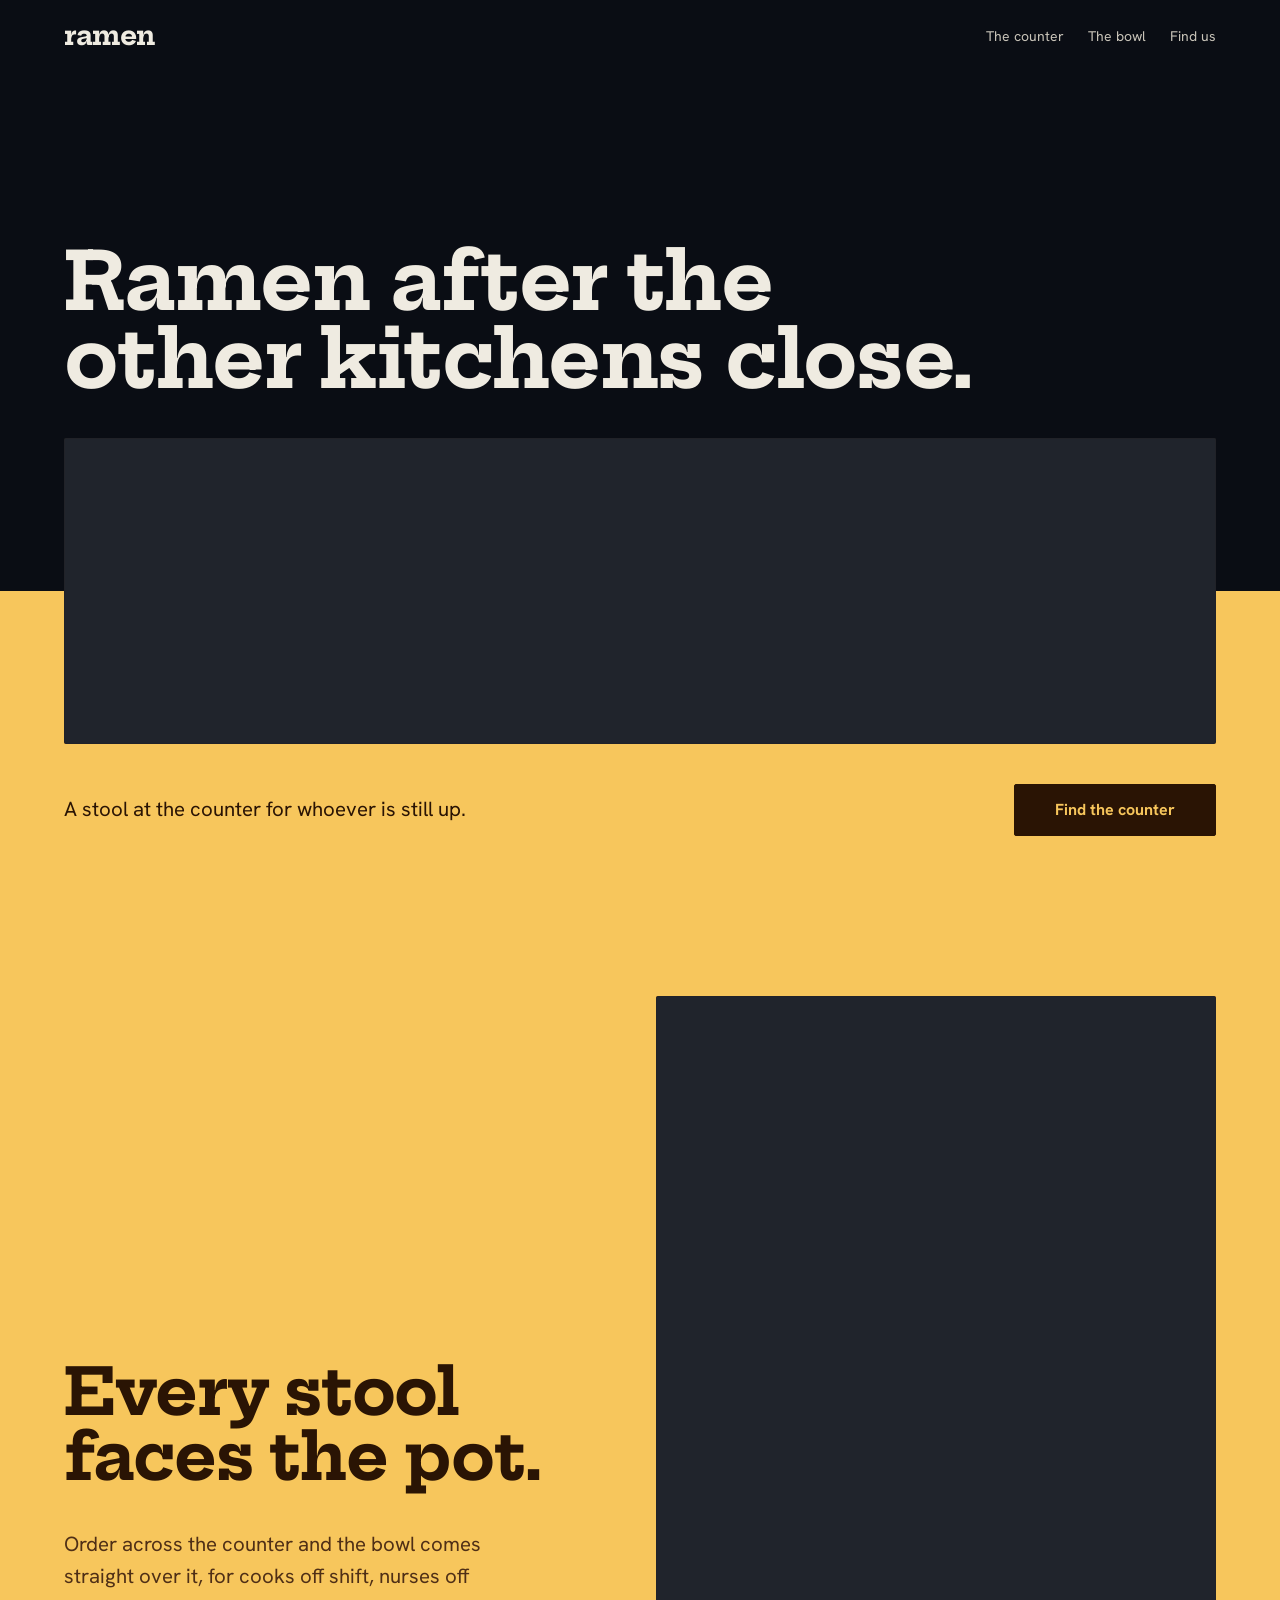
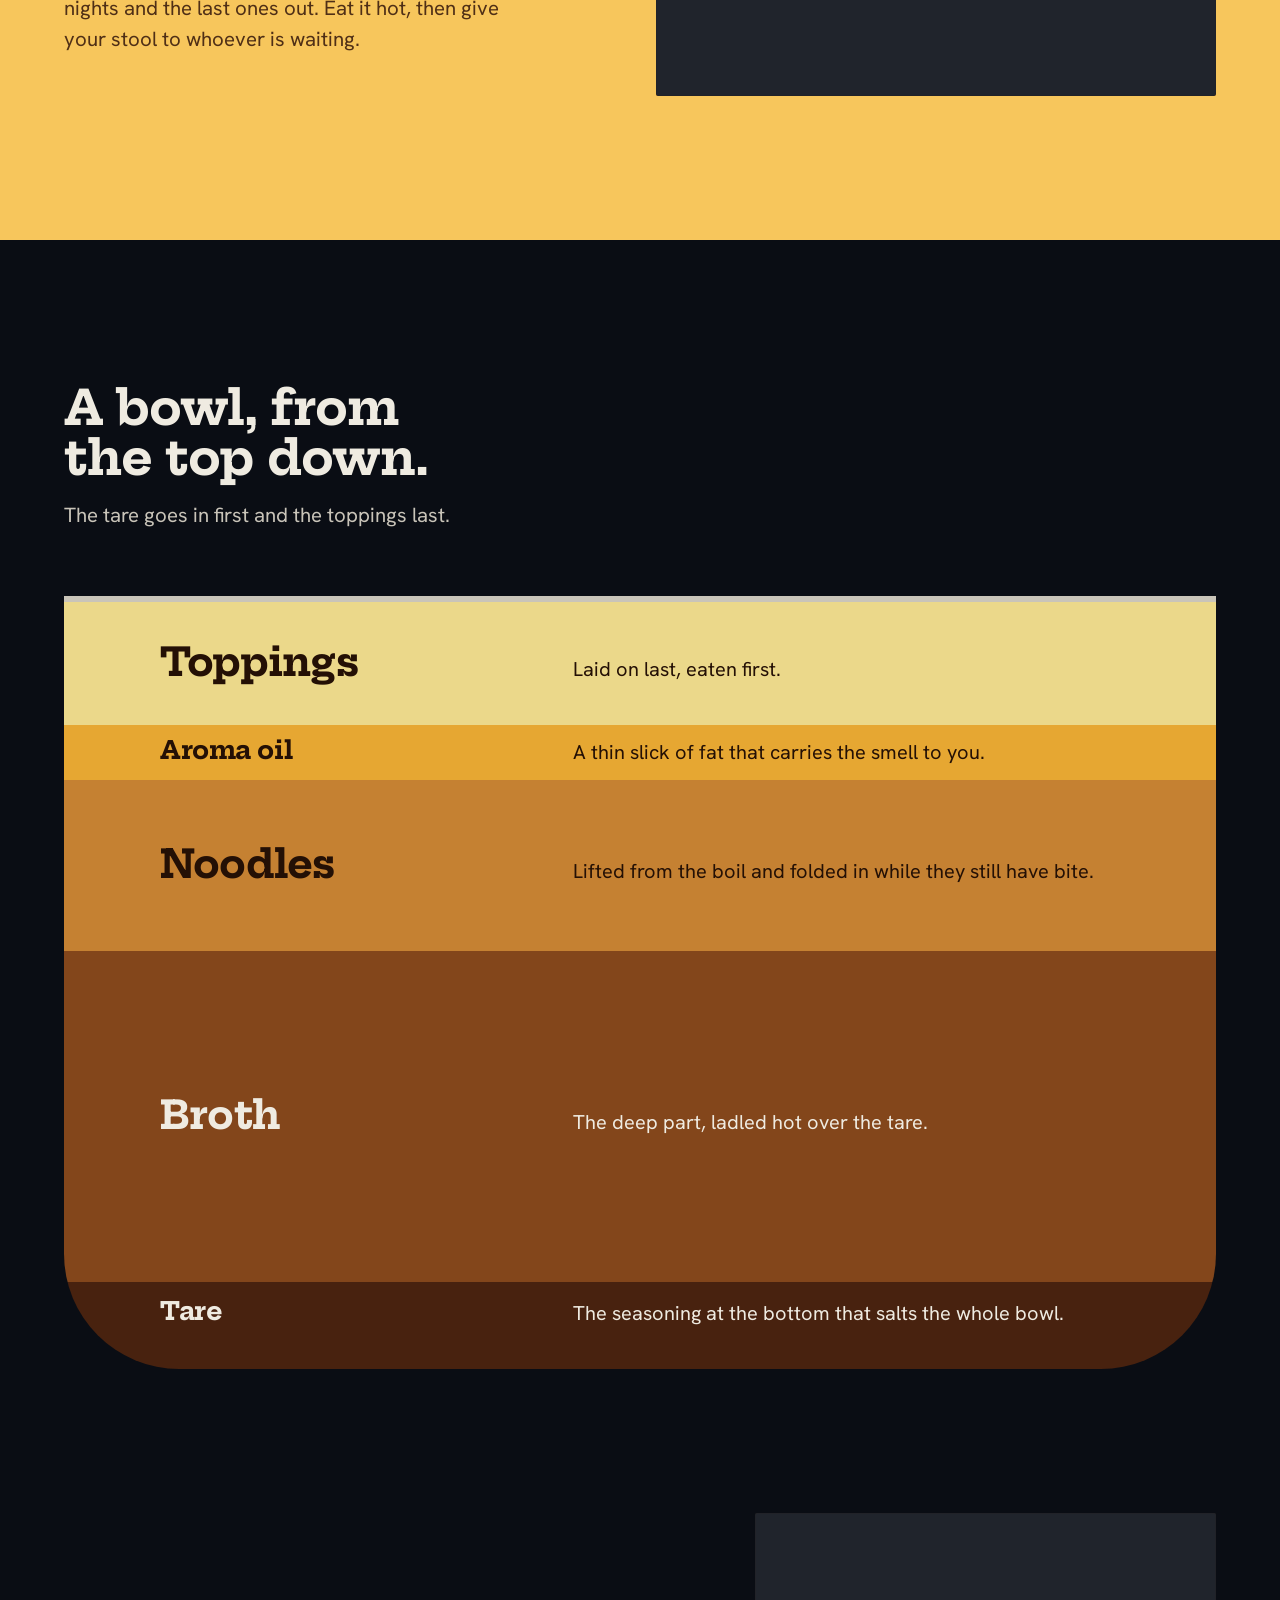
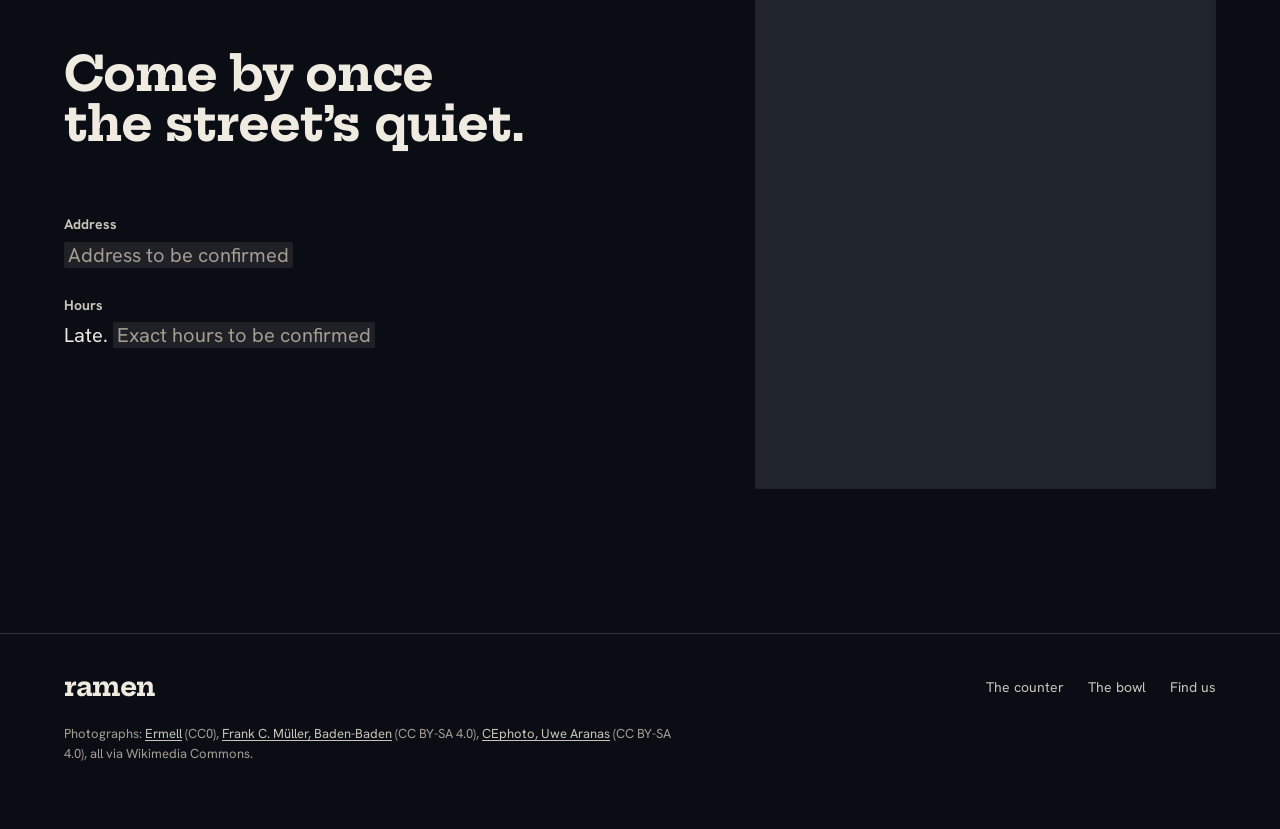
<file: site/made/custom-ramen-counter/index.html>
<!doctype html>
<html lang="en">
<head>
<meta charset="utf-8">
<meta name="viewport" content="width=device-width, initial-scale=1">
<title>Ramen at the counter that stays lit</title>
<meta name="description" content="A late-night ramen counter: sit facing the pot and eat while the rest of the street sleeps.">
<link rel="preconnect" href="https://fonts.googleapis.com">
<link rel="preconnect" href="https://fonts.gstatic.com" crossorigin>
<link href="https://fonts.googleapis.com/css2?family=Hanken+Grotesk:wght@400;700&family=Hepta+Slab:wght@700&display=swap" rel="stylesheet">
<link rel="stylesheet" href="style.css">
<script>document.documentElement.classList.add('js');</script>
</head>
<body>
<a class="skip" href="#main">Skip to content</a>
<header class="container nav">
  <a class="wordmark" href="#main" aria-label="ramen, back to the top">ramen</a>
  <ul class="nav__links">
    <li class="nav__more"><a href="#counter">The counter</a></li>
    <li class="nav__more"><a href="#bowl">The bowl</a></li>
    <li><a href="#find">Find us</a></li>
  </ul>
</header>

<main id="main">
  <section class="hero" aria-labelledby="hero-head">
    <div class="hero__night">
      <div class="container">
        <h1 id="hero-head">Ramen after the other kitchens close.</h1>
      </div>
    </div>
    <div class="hero__lit">
      <div class="container hero__litin">
        <figure class="hero__band" data-slot="hero" data-alt="The kitchen seen from a stool at night: the cooks, the stockpots, the stacked bowls">
          <img src="https://upload.wikimedia.org/wikipedia/commons/thumb/4/46/Making_of_chinese_noodles_5166105.jpg/1920px-Making_of_chinese_noodles_5166105.jpg" srcset="https://upload.wikimedia.org/wikipedia/commons/thumb/4/46/Making_of_chinese_noodles_5166105.jpg/960px-Making_of_chinese_noodles_5166105.jpg 960w, https://upload.wikimedia.org/wikipedia/commons/thumb/4/46/Making_of_chinese_noodles_5166105.jpg/1280px-Making_of_chinese_noodles_5166105.jpg 1280w, https://upload.wikimedia.org/wikipedia/commons/thumb/4/46/Making_of_chinese_noodles_5166105.jpg/1920px-Making_of_chinese_noodles_5166105.jpg 1920w" sizes="(min-width: 1440px) 1312px, 100vw" width="4608" height="3456" alt="Two cooks at work in a small noodle kitchen, stockpots and stacked bowls behind them" fetchpriority="high">
        </figure>
        <div class="hero__foot">
          <p>A stool at the counter for whoever is still up.</p>
          <a class="btn" href="#find">Find the counter</a>
        </div>
      </div>
    </div>
  </section>

  <section class="lamp counter" id="counter" aria-labelledby="counter-head">
    <div class="container counter__in">
      <div class="counter__text">
        <h2 id="counter-head">Every stool faces the pot.</h2>
        <p>Order across the counter and the bowl comes straight over it, for cooks off shift, nurses off nights and the last ones out. Eat it hot, then give your stool to whoever is waiting.</p>
      </div>
      <figure class="counter__photo" data-slot="cook" data-alt="The cook at the pot, seen from a stool during the late service">
        <img src="https://upload.wikimedia.org/wikipedia/commons/thumb/b/b5/Dalian_Liaoning_China_Noodlemaker-01.jpg/960px-Dalian_Liaoning_China_Noodlemaker-01.jpg" srcset="https://upload.wikimedia.org/wikipedia/commons/thumb/b/b5/Dalian_Liaoning_China_Noodlemaker-01.jpg/960px-Dalian_Liaoning_China_Noodlemaker-01.jpg 960w, https://upload.wikimedia.org/wikipedia/commons/thumb/b/b5/Dalian_Liaoning_China_Noodlemaker-01.jpg/1280px-Dalian_Liaoning_China_Noodlemaker-01.jpg 1280w, https://upload.wikimedia.org/wikipedia/commons/thumb/b/b5/Dalian_Liaoning_China_Noodlemaker-01.jpg/1920px-Dalian_Liaoning_China_Noodlemaker-01.jpg 1920w" sizes="(min-width: 60rem) 45vw, 100vw" width="2506" height="3759" alt="A cook in a white cap stretching noodles by hand over a floured steel counter" loading="lazy" style="object-position: 50% 30%">
      </figure>
    </div>
  </section>

  <section class="bowl" id="bowl" aria-labelledby="bowl-head">
    <div class="container">
      <div class="bowl__head">
        <h2 id="bowl-head">A bowl, from the top down.</h2>
        <p>The tare goes in first and the toppings last.</p>
      </div>
      <ol class="strata">
        <li class="stratum stratum--1" data-reveal style="--i: 0"><h3>Toppings</h3><p>Laid on last, eaten first.</p></li>
        <li class="stratum stratum--2 stratum--thin" data-reveal style="--i: 1"><h3>Aroma oil</h3><p>A thin slick of fat that carries the smell to you.</p></li>
        <li class="stratum stratum--3" data-reveal style="--i: 2"><h3>Noodles</h3><p>Lifted from the boil and folded in while they still have bite.</p></li>
        <li class="stratum stratum--4" data-reveal style="--i: 3"><h3>Broth</h3><p>The deep part, ladled hot over the tare.</p></li>
        <li class="stratum stratum--5 stratum--thin" data-reveal style="--i: 4"><h3>Tare</h3><p>The seasoning at the bottom that salts the whole bowl.</p></li>
      </ol>
    </div>
  </section>

  <section class="container find" id="find" aria-labelledby="find-head">
    <div class="find__text">
      <h2 id="find-head">Come by once the street’s quiet.</h2>
      <dl class="find__facts">
        <div><dt>Address</dt><dd><span class="fill" data-fill="address">Address to be confirmed</span></dd></div>
        <div><dt>Hours</dt><dd>Late. <span class="fill" data-fill="hours">Exact hours to be confirmed</span></dd></div>
      </dl>
    </div>
    <figure class="find__photo" data-slot="counter" data-alt="The counter and its stools, empty, under the counter lights">
      <img src="https://upload.wikimedia.org/wikipedia/commons/thumb/5/51/Barhocker_%28fcm%29.jpg/960px-Barhocker_%28fcm%29.jpg" srcset="https://upload.wikimedia.org/wikipedia/commons/thumb/5/51/Barhocker_%28fcm%29.jpg/960px-Barhocker_%28fcm%29.jpg 960w, https://upload.wikimedia.org/wikipedia/commons/thumb/5/51/Barhocker_%28fcm%29.jpg/1280px-Barhocker_%28fcm%29.jpg 1280w, https://upload.wikimedia.org/wikipedia/commons/thumb/5/51/Barhocker_%28fcm%29.jpg/1920px-Barhocker_%28fcm%29.jpg 1920w" sizes="(min-width: 60rem) 45vw, 100vw" width="1465" height="1865" alt="A row of bentwood stools along a wooden counter" loading="lazy" style="object-position: 50% 40%">
    </figure>
  </section>
</main>

<footer class="footer">
  <div class="container footer__in">
    <a class="wordmark" href="#main" aria-label="ramen, back to the top">ramen</a>
    <ul class="footer__links">
      <li><a href="#counter">The counter</a></li>
      <li><a href="#bowl">The bowl</a></li>
      <li><a href="#find">Find us</a></li>
    </ul>
    <p class="footer__credits" data-credits>Photographs: <a href="https://commons.wikimedia.org/wiki/File:Making_of_chinese_noodles_5166105.jpg">Ermell</a> (CC0), <a href="https://commons.wikimedia.org/wiki/File:Barhocker_(fcm).jpg">Frank C. Müller, Baden-Baden</a> (CC BY-SA 4.0), <a href="https://commons.wikimedia.org/wiki/File:Dalian_Liaoning_China_Noodlemaker-01.jpg">CEphoto, Uwe Aranas</a> (CC BY-SA 4.0), all via Wikimedia Commons.</p>
  </div>
</footer>

<script>
if ('IntersectionObserver' in window) {
  const io = new IntersectionObserver((es) => es.forEach((e) => { if (e.isIntersecting) { e.target.classList.add('is-in'); io.unobserve(e.target); } }), { rootMargin: '0px 0px -10% 0px' });
  document.querySelectorAll('[data-reveal]').forEach((el) => io.observe(el));
} else { document.querySelectorAll('[data-reveal]').forEach((el) => el.classList.add('is-in')); }
</script>
<script>window.hallmarkSlots = (m) => { for (const [k, v] of Object.entries(m)) { const s = document.querySelector(`[data-slot="${k}"]`); if (!s) continue; const im = new Image(); im.src = typeof v === 'string' ? v : v.src; im.alt = (typeof v === 'object' && v.alt) || s.dataset.alt || ''; s.querySelectorAll(':scope > img').forEach((o) => o.remove()); s.prepend(im); } };
document.querySelectorAll('[data-slot] img').forEach((i) => { if (i.complete && !i.naturalWidth) i.remove(); else i.addEventListener('error', () => i.remove(), { once: true }); });</script>
</body>
</html>
</file>
<file: site/style.css>
/* Hallmark · shape: Feature Stack · genre: modern-minimal · theme: custom (the product's own brand: the Fraunces lockup, cool paper, ink, one orange)
 * hero: Dealt, the head centred over a hand of real theme pages fanned like cards, dealt on arrival and again on request · nav: the lockup and one GitHub button, nothing else · footer: an ink close joined to the wheel, the install with every line copyable, the makers
 * signature: the hand of pages in the hero, and the wheel of finished pages at the close · radius: 14px on every surface, a full pill on every control
 * paper: #FAFAF9 · accent: #FC4C02 (caret, active states, focus, the star) · display: Fraunces · body: Geist
 * axes: light/roman-serif/warm · posture: restrained · contrast: pass · fold: pass · v2.7.0 */
/* Hallmark · dismissed F7 · by request every control and every label chip is a full pill and every surface takes 14px, one rule for the whole page */
/* Hallmark · dismissed 42 · the nav carries no links by request: the lockup and the GitHub button only */

:root {
  --paper: #FAFAF9;
  --paper-2: #F2F2F0;
  --paper-3: #E9E9E6;
  --ink: #0F0F0E;
  --ink-2: #3A3A37;
  --muted: #6B6B66;
  --line: #E4E4E0;
  --line-2: #D4D4CF;
  --accent: #FC4C02;
  --accent-soft: rgb(252 76 2 / 0.12);
  --ok: #1F9D55;
  --bad: #E5484D;
  --ink-paper: #121211;
  --ink-raise: #1C1C1A;
  --ink-raise-2: #262624;
  --on-ink: #F5F5F3;
  --on-ink-2: #C9C9C4;
  --on-ink-muted: #8E8E88;
  --on-ink-line: rgb(245 245 243 / 0.12);
  --on-ink-line-2: rgb(245 245 243 / 0.22);
  --ring: rgb(15 15 14 / 0.08);
  --shadow-1: 0 1px 2px rgb(15 15 14 / 0.06), 0 0 0 1px rgb(15 15 14 / 0.06);
  --shadow-2: 0 1px 2px rgb(15 15 14 / 0.05), 0 18px 40px -22px rgb(15 15 14 / 0.28), 0 0 0 1px rgb(15 15 14 / 0.06);
  --shadow-card: 0 2px 4px rgb(15 15 14 / 0.06), 0 30px 60px -28px rgb(15 15 14 / 0.45), 0 0 0 1px rgb(15 15 14 / 0.08);
  --scrim: rgb(15 15 14 / 0.5);

  --font-brand: "Fraunces", "Iowan Old Style", Georgia, serif;
  --font-display: "Newsreader", "Iowan Old Style", Georgia, serif;
  --display-weight: 400;
  --display-track: -0.025em;
  --display-track-h1: -0.035em;
  --font-body: "Geist", ui-sans-serif, system-ui, sans-serif;
  --font-mono: "Geist Mono", ui-monospace, "SF Mono", Menlo, monospace;
  --text-h1: clamp(2.75rem, 1.6rem + 4vw, 5.5rem);
  --text-h2: clamp(2.125rem, 1.5rem + 1.9vw, 3.375rem);
  --text-sub: 1.0625rem;
  --text-body: 1rem;
  --text-ui: 0.9375rem;
  --text-small: 0.8125rem;

  --s-1: 4px; --s-2: 8px; --s-3: 12px; --s-4: 16px; --s-5: 24px; --s-6: 32px; --s-7: 48px; --s-8: 64px; --s-9: 96px; --s-10: 128px;
  --section-gap: clamp(112px, 6rem + 7vw, 208px);
  --gutter: clamp(16px, 4vw, 48px);
  --container: 1240px;
  --nav-h: 72px;

  --r: 14px;
  --r-in: 8px;
  --r-pill: 999px;
  --ease: cubic-bezier(0.2, 0.7, 0.2, 1);
  --ease-out: cubic-bezier(0.16, 1, 0.3, 1);
  --ease-spring: cubic-bezier(0.3, 1.35, 0.5, 1);
  --dur: 320ms;
  --dur-fast: 160ms;
  --z-nav: 50;

  /* lifted from the rules */
  --paper-glass: rgb(250 250 249 / 0.82);
  --ink-bar: rgb(15 15 14 / 0.9);
  --on-ink-raise: #E2E2DE;
  --sh-a20: rgb(15 15 14 / 0.2);
  --sh-a50: rgb(15 15 14 / 0.5);
  --accent-light: #FFB38A;
  --white-18: rgb(255 255 255 / 0.18);
  --white: #FFFFFF;
  --sh-a45: rgb(15 15 14 / 0.45);
  --accent-55: rgb(252 76 2 / 0.55);
  --accent-10: rgb(252 76 2 / 0.10);
  --accent-03: rgb(252 76 2 / 0.03);
  --sh-a08: rgb(15 15 14 / 0.08);
  --sh-a55: rgb(15 15 14 / 0.55);
  --paper-88: rgb(250 250 249 / 0.88);
  --sh-a12: rgb(15 15 14 / 0.12);
  --sh-a10: rgb(15 15 14 / 0.1);
  --sh-a35: rgb(15 15 14 / 0.35);
  --paper-90: rgb(250 250 249 / 0.9);
  --bad-soft: rgb(229 72 77 / 0.12);
  --bad-ink: #B4232A;
  --ok-soft: rgb(31 157 85 / 0.12);
  --ok-ink: #13703B;
  --accent-on-ink: #FF9A6B;
  --wire-pic: #CFC6BA;
  --white-70: rgb(255 255 255 / 0.7);
  --ok-soft-ink: rgb(31 157 85 / 0.16);
  --ok-on-ink: #5BD38D;
  --accent-14: rgb(252 76 2 / 0.14);
  --black-90: rgb(0 0 0 / 0.9);
  --white-13: rgb(255 255 255 / 0.13);
}

*, *::before, *::after { box-sizing: border-box; }
html { -webkit-text-size-adjust: 100%; scroll-behavior: smooth; interpolate-size: allow-keywords; scroll-padding-top: calc(var(--nav-h) + 24px); }
html, body { overflow-x: clip; }
body { margin: 0; background: var(--paper); color: var(--ink); font: 400 var(--text-body)/1.55 var(--font-body); -webkit-font-smoothing: antialiased; text-rendering: optimizeLegibility; }
img, svg { display: block; max-width: 100%; }
a { color: inherit; }
button { font: inherit; color: inherit; }
code { font-family: var(--font-mono); font-size: 0.92em; }
h1, h2, h3, p { margin: 0; }
h1, h2 { overflow-wrap: break-word; min-width: 0; font-family: var(--font-display); font-weight: var(--display-weight); font-optical-sizing: auto; letter-spacing: var(--display-track); text-wrap: balance; }
:focus-visible { outline: 2px solid var(--accent); outline-offset: 3px; }
::selection { background: var(--accent-soft); }
.skip { position: absolute; left: var(--s-4); top: -60px; z-index: 100; padding: var(--s-2) var(--s-4); border-radius: var(--r-pill); background: var(--ink); color: var(--paper); text-decoration: none; }
.skip:focus { top: var(--s-4); }
.sr { position: absolute; width: 1px; height: 1px; overflow: hidden; clip-path: inset(50%); white-space: nowrap; }
.wrap { width: 100%; max-width: calc(var(--container) + 2 * var(--gutter)); margin-inline: auto; padding-inline: var(--gutter); }
[hidden] { display: none !important; }
svg path, svg rect { vector-effect: non-scaling-stroke; }

/* ---------- controls: every control is a pill ---------- */
.pill { appearance: none; display: inline-flex; align-items: center; gap: var(--s-2); min-height: 36px; padding: 0 var(--s-4); border: 0; border-radius: var(--r-pill); background: transparent; color: var(--muted); font-size: var(--text-ui); font-weight: 500; cursor: pointer; transition: background-color var(--dur-fast) var(--ease), color var(--dur-fast) var(--ease), box-shadow var(--dur-fast) var(--ease); }
.pill:hover { color: var(--ink); background: var(--paper-2); }
.pill[aria-selected="true"], .pill[aria-pressed="true"] { background: var(--ink); color: var(--paper); }
.pill__n { font-size: var(--text-small); opacity: 0.6; font-variant-numeric: tabular-nums; }
.pill--on-ink { color: var(--on-ink-muted); }
.pill--on-ink:hover { background: var(--ink-raise-2); color: var(--on-ink); }
.pill--on-ink[aria-selected="true"] { background: var(--on-ink); color: var(--ink); }
.btn { appearance: none; display: inline-flex; align-items: center; justify-content: center; gap: var(--s-2); min-height: 40px; padding: 0 var(--s-5); border: 0; border-radius: var(--r-pill); font-size: var(--text-ui); font-weight: 500; text-decoration: none; cursor: pointer; transition: background-color var(--dur-fast) var(--ease), color var(--dur-fast) var(--ease), box-shadow var(--dur-fast) var(--ease), transform var(--dur-fast) var(--ease); }
.btn:active { transform: scale(0.97); }
.btn--line { background: var(--paper); color: var(--ink); box-shadow: inset 0 0 0 1px var(--line-2); }
.btn--line:hover { box-shadow: inset 0 0 0 1px var(--ink); }
.btn--icon { width: 40px; padding: 0; background: var(--paper); color: var(--ink); box-shadow: inset 0 0 0 1px var(--line-2); }
.btn--icon:hover { box-shadow: inset 0 0 0 1px var(--ink); }
.btn--icon svg { width: 16px; height: 16px; fill: none; stroke: currentColor; stroke-width: 1.6; stroke-linecap: round; stroke-linejoin: round; }
.btn--on-ink { background: var(--ink-raise); color: var(--on-ink); box-shadow: inset 0 0 0 1px var(--on-ink-line-2); }
.btn--on-ink:hover { background: var(--ink-raise-2); box-shadow: inset 0 0 0 1px var(--on-ink-2); }

.copy { position: relative; flex: none; display: inline-grid; place-items: center; width: 32px; height: 32px; padding: 0; border: 0; border-radius: var(--r-pill); background: transparent; color: var(--muted); cursor: pointer; transition: background-color var(--dur-fast) var(--ease), color var(--dur-fast) var(--ease); }
.copy:hover { background: var(--paper-3); color: var(--ink); }
.copy:active { transform: scale(0.92); }
.copy:disabled, .btn:disabled, .pill:disabled { opacity: 0.4; cursor: not-allowed; }
.copy svg { grid-area: 1 / 1; width: 16px; height: 16px; fill: none; stroke: currentColor; stroke-width: 1.5; stroke-linecap: round; stroke-linejoin: round; transition: opacity var(--dur-fast) var(--ease), transform var(--dur) var(--ease-spring); }
.copy__ok { display: none; color: var(--accent); stroke-width: 2; }
.js .copy__ok { display: block; opacity: 0; transform: scale(0.4); }
.copy.is-done .copy__i { opacity: 0; transform: scale(0.4); }
.copy.is-done .copy__ok { opacity: 1; transform: none; }

/* ---------- nav: the lockup and one button ---------- */
.nav { position: fixed; inset: 0 0 auto; z-index: var(--z-nav); height: var(--nav-h); transition: background-color var(--dur) var(--ease), box-shadow var(--dur) var(--ease); }
.nav.is-stuck { background: var(--paper); box-shadow: 0 1px 0 var(--line); }
.nav.is-dark { color: var(--on-ink); background: var(--ink); box-shadow: 0 1px 0 var(--on-ink-line); }
.nav.is-dark .brand { color: var(--on-ink); }
.nav__in { height: 100%; display: flex; align-items: center; justify-content: space-between; }
.brand { display: inline-flex; align-items: baseline; gap: 0.14em; font-family: var(--font-brand); font-size: 1.5rem; font-weight: 400; letter-spacing: -0.02em; line-height: 1; color: var(--ink); text-decoration: none; }
.brand__slash { color: var(--accent); font-weight: 500; transform: translateY(0.02em); }
.brand--lg { font-size: clamp(2.5rem, 1.8rem + 2.6vw, 4rem); }


.gh { position: relative; display: inline-flex; align-items: center; gap: var(--s-2); height: 38px; padding: 0 var(--s-4) 0 var(--s-3); border-radius: var(--r-pill); background: var(--paper); color: var(--ink); box-shadow: inset 0 0 0 1px var(--line-2); text-decoration: none; font-size: var(--text-ui); font-weight: 500; transition: box-shadow var(--dur) var(--ease), background-color var(--dur) var(--ease), color var(--dur) var(--ease), transform var(--dur-fast) var(--ease); }
.gh:hover { background: var(--white); box-shadow: inset 0 0 0 1px var(--ink-2), 0 6px 16px -10px var(--sh-a45); }
.gh:active { transform: scale(0.97); }
.gh__mark { width: 17px; height: 17px; transform-origin: 50% 60%; }
.gh:hover .gh__mark { animation: gh-nod 620ms var(--ease-out); }
@keyframes gh-nod { 30% { transform: rotate(-14deg) scale(1.08); } 60% { transform: rotate(8deg); } }
.gh__count { display: inline-flex; align-items: center; gap: var(--s-2); }
.gh__count::before { content: ""; width: 1px; height: 16px; margin: 0 var(--s-1) 0 var(--s-1); background: var(--line-2); transition: background-color var(--dur) var(--ease); }
.gh__star { width: 14px; height: 14px; fill: transparent; stroke: var(--muted); stroke-width: 1.4; stroke-linejoin: round; transition: fill var(--dur-fast) var(--ease), stroke var(--dur-fast) var(--ease); }
.gh:hover .gh__star { fill: var(--accent); stroke: var(--accent); animation: gh-pop 520ms var(--ease-out); }
@keyframes gh-pop { 0% { transform: scale(0.6); } 55% { transform: scale(1.25) rotate(18deg); } 100% { transform: none; } }
.gh__n { display: inline-flex; align-items: center; height: 1.2em; line-height: 1.2em; font-variant-numeric: tabular-nums; }
.gh__n > span { display: block; height: 1.2em; }
.odo { display: block; height: 1.2em; overflow: hidden; line-height: 1.2em; }
.odo__col { display: block; transition: transform 1100ms var(--ease-out); }
.odo__col span { display: block; height: 1.2em; }
.nav.is-dark .gh { background: transparent; color: var(--on-ink); box-shadow: inset 0 0 0 1px var(--on-ink-line-2); }
.nav.is-dark .gh:hover { background: var(--ink-raise-2); box-shadow: inset 0 0 0 1px var(--on-ink-2); }
.nav.is-dark .gh__count::before { background: var(--on-ink-line-2); }
.nav.is-dark .gh__star { stroke: var(--on-ink-muted); }

/* ---------- hero background: a layout grid's column guides, ruled in from the two top corners ---------- */
.bg { position: absolute; inset: 0; z-index: -1; overflow: hidden; pointer-events: none; }
.guides { position: absolute; top: 0; width: 36%; height: 76%; background-image: repeating-linear-gradient(90deg, var(--accent-14) 0 1px, transparent 1px 48px), repeating-linear-gradient(0deg, var(--line-2) 0 1px, transparent 1px 48px); transform-origin: top; transition: transform 1200ms var(--ease-out); }
.guides--l { left: 0; -webkit-mask-image: radial-gradient(120% 100% at 0 0, var(--ink) 0, transparent 70%); mask-image: radial-gradient(120% 100% at 0 0, var(--ink) 0, transparent 70%); }
.guides--r { right: 0; background-position: right top; -webkit-mask-image: radial-gradient(120% 100% at 100% 0, var(--ink) 0, transparent 70%); mask-image: radial-gradient(120% 100% at 100% 0, var(--ink) 0, transparent 70%); }
.js .guides { transform: scaleY(0); }
.js .hero.is-in .guides { transform: none; }

/* ---------- hero: the head over a dealt hand of pages ---------- */
.hero { position: relative; isolation: isolate; min-height: max(100svh, 760px); display: flex; flex-direction: column; padding-top: calc(var(--nav-h) + clamp(32px, 6vh, 72px)); overflow: clip; }
.hero::before { content: ""; position: absolute; z-index: -1; left: 50%; bottom: -30%; width: 120vw; height: 80%; transform: translateX(-50%); background: radial-gradient(closest-side, var(--accent-10), var(--accent-03) 55%, transparent); pointer-events: none; }
.hero__copy { display: flex; flex-direction: column; align-items: center; text-align: center; }
.hero h1 { max-width: 15ch; font-size: min(var(--text-h1), 10vh + 0.5rem); line-height: 0.98; letter-spacing: var(--display-track-h1); font-variation-settings: "opsz" 72; }
.hero__sub { margin-top: var(--s-5); font-size: clamp(1.0625rem, 0.95rem + 0.35vw, 1.25rem); color: var(--muted); }
.install { display: inline-flex; align-items: center; gap: var(--s-3); margin-top: var(--s-6); height: 52px; padding: 0 var(--s-2) 0 var(--s-5); border-radius: var(--r-pill); background: var(--paper); box-shadow: var(--shadow-2); font-family: var(--font-mono); font-size: 0.9375rem; }
.install__caret { color: var(--accent); }
.install__cmd { min-width: 0; overflow-x: auto; scrollbar-width: none; font-size: inherit; color: var(--ink); white-space: nowrap; }
.install__cmd::-webkit-scrollbar { display: none; }
.install .copy { width: 38px; height: 38px; }
.hero__for { margin-top: var(--s-4); font-size: var(--text-small); color: var(--muted); }

.fan { --dw: clamp(200px, min(20vw + 90px, 46vh), 540px); position: relative; flex: 1; min-height: clamp(300px, 44vh, 470px); margin-top: var(--s-6); }
.fan::after { content: ""; position: absolute; left: 0; right: 0; bottom: 0; z-index: 25; height: 26%; background: linear-gradient(to bottom, transparent, var(--paper)); pointer-events: none; }
.fan__hand { position: absolute; left: 50%; top: 0; width: 0; height: 0; transition: transform 600ms var(--ease-out); }
.card { position: absolute; top: var(--s-7); left: 0; display: block; text-decoration: none; transform-origin: 50% 100%; transform: var(--t); transition: transform 720ms var(--ease-spring), box-shadow var(--dur) var(--ease); will-change: transform; }
.card--desk { width: var(--dw); aspect-ratio: 8 / 5; margin-left: calc(var(--dw) / -2); border-radius: var(--r); background: var(--paper-2); box-shadow: var(--shadow-card); }
/* a slim device: thin graphite bezel, modest corners, the island sits in the screen's own status bar (the shot leaves room for it) */
.card--phone { width: calc(var(--dw) * 0.3); aspect-ratio: 360 / 780; margin-left: calc(var(--dw) * -0.15); margin-top: calc(var(--dw) * -0.02); padding: 3px; border-radius: calc(var(--dw) * 0.036); background: oklch(24% 0.004 260); color: var(--paper); box-shadow: 0 1px 2px var(--sh-a12), 0 30px 56px -26px var(--sh-a45), inset 0 0 0 1px var(--white-18); }
.card--phone::before { content: ""; position: absolute; left: 50%; top: 1.6%; z-index: 2; width: 24%; height: 2.3%; border-radius: var(--r-pill); background: oklch(14% 0.004 260); transform: translateX(-50%); }
.card img { width: 100%; height: 100%; object-fit: cover; object-position: top center; border-radius: inherit; pointer-events: none; }
.card--phone img { border-radius: calc(var(--dw) * 0.036 - 3px); }
.card--desk::after { content: ""; position: absolute; inset: 0; border-radius: inherit; box-shadow: inset 0 0 0 1px var(--sh-a08); pointer-events: none; }
/* without the script the hand still sits on its arc; the script deals it and takes over */
.card--desk { --t: translate(calc((var(--i) - 2) * var(--dw) * 1.45), calc((var(--i) - 2) * (var(--i) - 2) * var(--dw) * 0.12)) rotate(calc((var(--i) - 2) * 4.2deg)); }
.card--phone { --t: translate(calc((var(--i) - 1.5) * var(--dw) * 1.45), calc((var(--i) - 1.5) * (var(--i) - 1.5) * var(--dw) * 0.12 - var(--dw) * 0.02)) rotate(calc((var(--i) - 1.5) * 4.2deg)); }
.js .card { --t: translate(0, 160%) rotate(0deg); }
.card__name { position: absolute; left: 50%; top: -12px; padding: var(--s-1) var(--s-3); border-radius: var(--r-pill); background: var(--ink); color: var(--paper); font-size: var(--text-small); font-weight: 500; white-space: nowrap; transform: translate(-50%, 6px); transition: opacity var(--dur-fast) var(--ease), transform var(--dur) var(--ease-spring); pointer-events: none; }
.js .card__name { opacity: 0; }
.card.is-up { z-index: 40 !important; }
.card--desk.is-up { box-shadow: 0 2px 4px var(--sh-a08), 0 44px 80px -28px var(--sh-a55), 0 0 0 1px var(--sh-a08); }
.card.is-up .card__name, .card:focus-visible .card__name { opacity: 1; transform: translate(-50%, -100%); }
.card:focus-visible { outline: 2px solid var(--accent); outline-offset: 4px; }
.fan__deal { position: absolute; right: var(--gutter); bottom: var(--s-6); z-index: 30; display: inline-flex; align-items: center; gap: var(--s-2); min-height: 40px; padding: 0 var(--s-4) 0 var(--s-3); border: 0; border-radius: var(--r-pill); background: var(--paper); box-shadow: var(--shadow-2); font-size: var(--text-ui); font-weight: 500; cursor: pointer; transition: transform var(--dur-fast) var(--ease), box-shadow var(--dur-fast) var(--ease); }
.fan__deal svg { width: 16px; height: 16px; fill: none; stroke: currentColor; stroke-width: 1.6; stroke-linecap: round; stroke-linejoin: round; transition: transform 500ms var(--ease-spring); }
.fan__deal:hover svg { transform: rotate(-200deg); }
.fan__deal:active { transform: scale(0.96); }

/* ---------- the head's edit: "A design skill" corrected to "The design skill" (js/headline.js) ---------- */
.hl { position: relative; }
.hl__w { display: inline-block; }
.hl__a { display: none; }
.hl.is-a .hl__a { display: inline-block; }
.hl.is-a .hl__the { display: none; }
.hl.is-run .hl__the { visibility: hidden; }
.hl__ghost { position: absolute; left: 0; top: 0; white-space: nowrap; pointer-events: none; user-select: none; }
.hl__t { position: relative; display: inline-block; transform-origin: 0 0; }
.hl__t > span { display: inline-block; }
.hl__ink { position: absolute; left: -0.15em; top: -0.25em; padding: 0.25em 0.15em; color: var(--ink); -webkit-mask: linear-gradient(90deg, var(--ink) 44%, transparent 56%) 100% 0 / 260% 100% no-repeat; mask: linear-gradient(90deg, var(--ink) 44%, transparent 56%) 100% 0 / 260% 100% no-repeat; }
.hl__slash { position: absolute; display: block; max-width: none; overflow: visible; }
.hl__slash path { fill: none; stroke: var(--accent); stroke-linecap: round; stroke-dasharray: 1 1; vector-effect: none; }

/* ---------- sections and heads ---------- */
.sec { padding-top: var(--section-gap); }
.head { display: grid; grid-template-columns: repeat(12, minmax(0, 1fr)); column-gap: var(--s-5); align-items: start; margin-bottom: var(--s-8); }
.head h2 { grid-column: 1 / span 7; font-size: var(--text-h2); line-height: 1.02; }
.head__sub { grid-column: 9 / span 4; font-size: var(--text-sub); line-height: 1.5; color: var(--muted); }
/* the head and its line start on one top edge: both are trimmed to their cap height */
@supports (text-box: trim-both cap alphabetic) {
  .head h2, .head__sub { text-box: trim-both cap alphabetic; }
}
@supports not (text-box: trim-both cap alphabetic) {
  .head__sub { padding-top: 0.55em; }
}

/* ---------- with and without ---------- */
.cmp-tabs { display: flex; flex-wrap: wrap; gap: var(--s-1); margin-bottom: var(--s-5); }
.cmp-pin { position: relative; }
.cmp { --at: 50%; position: sticky; top: calc(var(--nav-h) + var(--s-5)); aspect-ratio: 16 / 10; max-height: 78svh; width: 100%; border-radius: var(--r); overflow: hidden; background: var(--paper-2); box-shadow: var(--shadow-2); user-select: none; touch-action: pan-y; cursor: ew-resize; }
.cmp__scroll { position: absolute; inset: 0; overflow: hidden; }
.cmp__scroll::-webkit-scrollbar { display: none; }
.cmp__space { position: relative; }
.cmp__view { position: sticky; top: 0; height: var(--fh, 100%); overflow: hidden; }
.cmp__img { color: transparent; font-size: 0;  position: absolute; left: 0; top: 0; width: 100%; height: auto; will-change: transform; }
.cmp__top { position: absolute; inset: 0; clip-path: inset(0 0 0 var(--at)); }
.cmp.is-swap .cmp__img { opacity: 0; }
.cmp__img { transition: opacity 200ms var(--ease); }
.cmp__line { position: absolute; top: 0; bottom: 0; left: var(--at); width: 2px; margin-left: -1px; background: var(--paper); box-shadow: 0 0 0 1px var(--sh-a12); pointer-events: none; }
.cmp__handle { position: absolute; top: 50%; left: var(--at); display: grid; place-items: center; width: 44px; height: 44px; translate: -50% -50%; border-radius: var(--r-pill); background: var(--paper); color: var(--ink); box-shadow: 0 0 0 1px var(--sh-a10), 0 6px 16px -6px var(--sh-a35); cursor: ew-resize; transition: transform var(--dur-fast) var(--ease); }
.cmp__handle svg { width: 20px; height: 20px; fill: none; stroke: currentColor; stroke-width: 1.6; stroke-linecap: round; stroke-linejoin: round; }
.cmp.is-drag .cmp__handle, .cmp__handle:hover { transform: scale(1.08); }
.chip { position: absolute; top: var(--s-4); z-index: 2; display: inline-flex; align-items: center; gap: var(--s-2); height: 34px; padding: 0 var(--s-2) 0 var(--s-4); border-radius: var(--r-pill); background: var(--paper); box-shadow: var(--shadow-1); font-size: var(--text-small); font-weight: 500; color: var(--ink-2); pointer-events: none; }
.chip b { display: inline-flex; align-items: center; height: 24px; padding: 0 var(--s-2); border-radius: var(--r-pill); font-weight: 600; font-variant-numeric: tabular-nums; }
.chip--l { left: var(--s-4); }
.chip--l b { background: var(--bad-soft); color: var(--bad-ink); }
.chip--r { right: var(--s-4); }
.chip--r b { background: var(--ok-soft); color: var(--ok-ink); }
.cmp-note { margin-top: var(--s-4); font-size: var(--text-small); color: var(--muted); }

/* ---------- how it works ---------- */
.how { display: grid; grid-template-columns: repeat(4, minmax(0, 1fr)); gap: var(--s-5); margin: 0; padding: 0; list-style: none; }
.how__step h3 { margin-top: var(--s-5); font-size: 1.0625rem; font-weight: 500; letter-spacing: -0.01em; }
.how__step > p { margin-top: var(--s-1); font-size: var(--text-ui); color: var(--muted); max-width: 30ch; }
.how__art { position: relative; aspect-ratio: 1 / 1; border-radius: var(--r); background: var(--paper-2); overflow: hidden; box-shadow: inset 0 0 0 1px var(--line); }

.how__art--ask { display: flex; flex-direction: column; justify-content: center; gap: var(--s-3); padding: var(--s-5); }
.ask__me { align-self: flex-end; max-width: 92%; padding: var(--s-3) var(--s-4); border-radius: var(--r) var(--r) var(--r-in) var(--r); background: var(--ink); color: var(--paper); font-size: var(--text-small); line-height: 1.45; }
.ask__cmd { font-family: var(--font-mono); color: var(--accent-on-ink); }
.ask__qs { display: grid; justify-items: start; gap: var(--s-2); margin: 0; padding: 0; list-style: none; }
.ask__qs li { padding: var(--s-2) var(--s-3); border-radius: var(--r-pill); background: var(--paper); box-shadow: var(--shadow-1); font-size: var(--text-small); color: var(--ink-2); }

.how__art--deal { display: grid; place-items: center; }
.deal__c { position: absolute; left: 50%; top: 50%; width: 27%; aspect-ratio: 360 / 780; height: auto; border-radius: var(--r-in); outline: 3px solid var(--ink); outline-offset: -1px; box-shadow: var(--shadow-card); transform-origin: 50% 90%; transition: transform 700ms var(--ease-spring); }
.deal__c--1 { transform: translate(-50%, -46%) rotate(-14deg) translateX(-44%); }
.deal__c--3 { transform: translate(-50%, -46%) rotate(14deg) translateX(44%); }
.deal__c--2 { transform: translate(-50%, -56%) scale(1.08); z-index: 2; }
.deal__tag { position: absolute; left: 50%; bottom: 9%; z-index: 3; transform: translateX(-50%); padding: var(--s-1) var(--s-3); border-radius: var(--r-pill); background: var(--ink); color: var(--paper); font-size: var(--text-small); font-weight: 500; transition: opacity var(--dur) var(--ease) 300ms; }

.how__art--draw { display: grid; place-items: center; padding: 12%; }
.wire { position: relative; width: 100%; aspect-ratio: 4 / 5; border-radius: var(--r-in); background: var(--paper); box-shadow: var(--shadow-2); overflow: hidden; }
.wire i { position: absolute; left: 0; top: 0; width: 100%; height: 100%; border-radius: 0; background: var(--paper-3); transform-origin: 0 0; transform: translate(calc(var(--x) * 1%), calc(var(--y) * 1%)) scale(calc(var(--w) / 100), calc(var(--h) / 100)); transition: transform 650ms var(--ease-out), background-color 650ms var(--ease-out); }
.wire .w-nav { --x: 6; --y: 5; --w: 88; --h: 3.5; background: var(--line-2); }
.wire .w-h1 { background: var(--ink); }
.wire .w-btn { background: var(--accent); }
.wire .w-pic { background: var(--wire-pic); }
/* three structures the draw might deal */
.wire[data-l="0"] .w-h1 { --x: 6; --y: 15; --w: 44; --h: 12; } .wire[data-l="0"] .w-p { --x: 6; --y: 31; --w: 38; --h: 5; } .wire[data-l="0"] .w-btn { --x: 6; --y: 40; --w: 20; --h: 5; } .wire[data-l="0"] .w-pic { --x: 54; --y: 15; --w: 40; --h: 34; }
.wire[data-l="0"] .w-a { --x: 6; --y: 58; --w: 27; --h: 34; } .wire[data-l="0"] .w-b { --x: 36.5; --y: 58; --w: 27; --h: 34; } .wire[data-l="0"] .w-c { --x: 67; --y: 58; --w: 27; --h: 34; }
.wire[data-l="1"] .w-h1 { --x: 18; --y: 14; --w: 64; --h: 9; } .wire[data-l="1"] .w-p { --x: 28; --y: 26; --w: 44; --h: 4; } .wire[data-l="1"] .w-btn { --x: 40; --y: 33; --w: 20; --h: 5; } .wire[data-l="1"] .w-pic { --x: 6; --y: 43; --w: 88; --h: 30; }
.wire[data-l="1"] .w-a { --x: 6; --y: 77; --w: 43; --h: 18; } .wire[data-l="1"] .w-b { --x: 51; --y: 77; --w: 43; --h: 18; } .wire[data-l="1"] .w-c { --x: 51; --y: 95; --w: 43; --h: 0; }
.wire[data-l="2"] .w-pic { --x: 0; --y: 0; --w: 100; --h: 56; } .wire[data-l="2"] .w-nav { background: var(--white-70); } .wire[data-l="2"] .w-h1 { --x: 6; --y: 34; --w: 56; --h: 10; background: var(--paper); } .wire[data-l="2"] .w-p { --x: 6; --y: 62; --w: 50; --h: 4; } .wire[data-l="2"] .w-btn { --x: 6; --y: 47; --w: 22; --h: 5; }
.wire[data-l="2"] .w-a { --x: 6; --y: 71; --w: 88; --h: 6; } .wire[data-l="2"] .w-b { --x: 6; --y: 80; --w: 88; --h: 6; } .wire[data-l="2"] .w-c { --x: 6; --y: 89; --w: 88; --h: 6; }
.wire .w-pic { z-index: 0; } .wire .w-h1, .wire .w-btn, .wire .w-nav { z-index: 1; }

.how__art--lint { display: flex; flex-direction: column; justify-content: center; gap: var(--s-3); padding: var(--s-5); background: var(--ink-paper); box-shadow: none; color: var(--on-ink-2); font-family: var(--font-mono); font-size: 0.75rem; }
.lint__cmd { color: var(--on-ink-muted); }
.lint__list { display: grid; gap: var(--s-2); margin: 0; padding: 0; list-style: none; }
.lint__list li { position: relative; padding-left: var(--s-5); transition: color var(--dur) var(--ease); }
.lint__list li::before { content: ""; position: absolute; left: 0; top: 0.2em; width: 12px; height: 12px; border-radius: var(--r-pill); background: var(--bad); -webkit-mask: url("data:image/svg+xml,%3Csvg xmlns='http://www.w3.org/2000/svg' viewBox='0 0 12 12'%3E%3Cpath d='M3.5 3.5l5 5M8.5 3.5l-5 5' stroke='black' stroke-width='1.6' stroke-linecap='round'/%3E%3C/svg%3E") center / 12px no-repeat; mask: url("data:image/svg+xml,%3Csvg xmlns='http://www.w3.org/2000/svg' viewBox='0 0 12 12'%3E%3Cpath d='M3.5 3.5l5 5M8.5 3.5l-5 5' stroke='black' stroke-width='1.6' stroke-linecap='round'/%3E%3C/svg%3E") center / 12px no-repeat; transition: background-color var(--dur) var(--ease); }
.lint__list li.is-fixed { color: var(--on-ink-muted); text-decoration: line-through; text-decoration-color: var(--on-ink-line-2); }
.lint__list li.is-fixed::before { background: var(--ok); -webkit-mask-image: url("data:image/svg+xml,%3Csvg xmlns='http://www.w3.org/2000/svg' viewBox='0 0 12 12'%3E%3Cpath d='M2.5 6.5l2.2 2.2L9.5 3.8' fill='none' stroke='black' stroke-width='1.6' stroke-linecap='round' stroke-linejoin='round'/%3E%3C/svg%3E"); mask-image: url("data:image/svg+xml,%3Csvg xmlns='http://www.w3.org/2000/svg' viewBox='0 0 12 12'%3E%3Cpath d='M2.5 6.5l2.2 2.2L9.5 3.8' fill='none' stroke='black' stroke-width='1.6' stroke-linecap='round' stroke-linejoin='round'/%3E%3C/svg%3E"); }
.lint__ok { align-self: flex-start; padding: var(--s-1) var(--s-3); border-radius: var(--r-pill); background: var(--ok-soft-ink); color: var(--ok-on-ink); font-weight: 500; transition: opacity var(--dur) var(--ease), transform var(--dur) var(--ease-spring); }
.how.is-armed .lint__ok { opacity: 0; transform: translateY(4px); }
.how.is-armed .lint__ok.is-on { opacity: 1; transform: none; }
.how.is-armed .ask__qs li { opacity: 0; transform: translateY(6px); transition: opacity var(--dur) var(--ease), transform var(--dur) var(--ease-spring); }
.how.is-armed .ask__qs li.is-on { opacity: 1; transform: none; }
.how.is-armed .deal__c { transform: translate(-50%, -50%) rotate(0deg); }
.how.is-armed .deal__tag { opacity: 0; }
.how.is-dealt .deal__c--1 { transform: translate(-50%, -46%) rotate(-14deg) translateX(-44%); }
.how.is-dealt .deal__c--3 { transform: translate(-50%, -46%) rotate(14deg) translateX(44%); }
.how.is-dealt .deal__c--2 { transform: translate(-50%, -56%) scale(1.08); }
.how.is-dealt .deal__tag { opacity: 1; }

/* ---------- themes ---------- */
.th-bar { display: flex; flex-wrap: wrap; align-items: center; gap: var(--s-3) var(--s-6); margin-bottom: var(--s-6); }
.seg { display: inline-flex; flex-wrap: wrap; gap: var(--s-1); padding: var(--s-1); border-radius: var(--r-pill); background: var(--paper-2); }
.seg .pill { min-height: 34px; }
.seg .pill:hover { background: var(--paper); }
.seg .pill[aria-pressed="true"] { background: var(--paper); color: var(--ink); box-shadow: var(--shadow-1); }
.th-grid { display: grid; grid-template-columns: repeat(5, minmax(0, 1fr)); gap: var(--s-6) var(--s-5); margin: 0; padding: 0; list-style: none; }
/* ten themes first; the rest open with Show all or a genre */
.th-grid:not(.is-all) .th:nth-child(n+11) { display: none; }
.th-more { display: inline-flex; margin-top: var(--s-6); }
.th-grid.is-all + .th-more { display: none; }
.th__link { display: block; text-decoration: none; color: inherit; }
.th__shot { display: block; border-radius: var(--r); overflow: hidden; box-shadow: var(--shadow-1); transition: transform var(--dur) var(--ease-spring), box-shadow var(--dur) var(--ease); }
.th__shot img { width: 100%; height: auto; aspect-ratio: 8 / 5; object-fit: cover; }
.th__name { display: block; margin-top: var(--s-2); font-size: var(--text-small); font-weight: 500; color: var(--ink-2); }
.th__link:hover .th__shot { box-shadow: 0 0 0 2px var(--ink); }
.th__link:focus-visible { outline: none; }
.th__link:focus-visible .th__shot { outline: 2px solid var(--accent); outline-offset: 3px; }

.th-dlg { width: calc(100% - 2 * var(--gutter)); max-width: 1320px; height: calc(100svh - 48px); max-height: 960px; padding: 0; border: 0; border-radius: var(--r); background: var(--paper); color: var(--ink); box-shadow: 0 40px 80px -30px var(--sh-a50), 0 0 0 1px var(--sh-a08); overflow: hidden; }
.th-dlg::backdrop { background: var(--scrim); }
.th-dlg[open] { animation: dlg-in 380ms var(--ease-out); }
@keyframes dlg-in { from { opacity: 0; transform: translateY(14px) scale(0.985); } }
.th-dlg__in:focus { outline: none; }
.th-dlg__in { display: flex; flex-direction: column; height: 100%; }
.th-dlg__head { display: flex; flex-wrap: wrap; align-items: center; justify-content: space-between; gap: var(--s-4); padding: var(--s-6) var(--s-7) var(--s-5); }
.th-dlg__title { display: flex; align-items: baseline; flex-wrap: wrap; gap: var(--s-2) var(--s-4); min-width: 0; }
.th-dlg__name { font-family: var(--font-display); font-size: 2rem; font-weight: 400; letter-spacing: -0.025em; line-height: 1; }
.th-dlg__mat { font-size: var(--text-ui); color: var(--muted); }
.th-dlg__ctl { display: flex; gap: var(--s-2); }
.th-dlg__ctl .btn--line svg { width: 14px; height: 14px; fill: none; stroke: currentColor; stroke-width: 1.6; stroke-linecap: round; stroke-linejoin: round; }
.th-dlg__body { flex: 1; min-height: 0; padding: 0 var(--s-7) var(--s-7); }
.th-dlg__frame { position: relative; height: 100%; border-radius: var(--r); overflow: hidden; background: var(--paper-2); box-shadow: 0 0 0 1px var(--line), 0 20px 40px -30px var(--sh-a45); }
.th-dlg__frame iframe { position: absolute; left: 0; top: 0; width: 1440px; border: 0; transform-origin: 0 0; background: var(--white); transition: opacity 260ms var(--ease); }
.th-dlg__frame.is-loading iframe { opacity: 0; }
.th-dlg__frame::after { content: ""; position: absolute; left: 50%; top: 50%; width: 24px; height: 24px; margin: -12px 0 0 -12px; border-radius: var(--r-pill); border: 2px solid var(--line-2); border-top-color: var(--ink); opacity: 0; animation: spin 800ms linear infinite; pointer-events: none; transition: opacity 200ms var(--ease); }
.th-dlg__frame.is-loading::after { opacity: 1; }
@keyframes spin { to { transform: rotate(360deg); } }

/* ---------- one theme, two pages ---------- */
.pairs { display: grid; gap: var(--s-9); }
.pair { display: grid; grid-template-columns: minmax(0, 2fr) minmax(0, 5fr) minmax(0, 5fr); gap: var(--s-5); align-items: start; }
.pair__name { font-family: var(--font-display); font-size: clamp(1.75rem, 1.4rem + 1vw, 2.5rem); font-weight: 400; letter-spacing: -0.03em; line-height: 1; text-box: trim-both cap alphabetic; }
.pair__page { display: block; text-decoration: none; color: inherit; }
.shot { display: block; border-radius: var(--r); overflow: hidden; box-shadow: var(--shadow-2); transition: transform var(--dur) var(--ease-spring), box-shadow var(--dur) var(--ease); }
.shot img { width: 100%; height: auto; }
.pair__page:hover .shot { box-shadow: 0 0 0 2px var(--ink); }
.pair__biz { display: block; margin-top: var(--s-3); font-size: var(--text-small); color: var(--muted); }

/* ---------- questions ---------- */
.faq { display: grid; grid-template-columns: repeat(12, minmax(0, 1fr)); column-gap: var(--s-5); }
.faq h2 { grid-column: 1 / span 4; font-size: var(--text-h2); line-height: 1.02; text-box: trim-both cap alphabetic; }
.faq__list { grid-column: 6 / -1; border-top: 1px solid var(--line); }
.faq details { border-bottom: 1px solid var(--line); }
.faq summary { position: relative; display: flex; align-items: center; justify-content: space-between; gap: var(--s-4); padding: var(--s-5) 0; font-size: 1.0625rem; font-weight: 500; cursor: pointer; list-style: none; }
.faq summary::-webkit-details-marker { display: none; }
.faq__mark { position: relative; flex: none; width: 28px; height: 28px; border-radius: var(--r-pill); background: var(--paper-2); transition: background-color var(--dur-fast) var(--ease), transform var(--dur) var(--ease-spring); }
.faq__mark::before, .faq__mark::after { content: ""; position: absolute; inset: 0; margin: auto; width: 10px; height: 1.5px; border-radius: 2px; background: var(--ink); }
.faq__mark::after { transform: rotate(90deg); transition: transform var(--dur) var(--ease); }
.faq details[open] .faq__mark::after { transform: rotate(0deg); }
.faq summary:hover .faq__mark { background: var(--paper-3); }
.faq details[open] p { animation: faq-in 320ms var(--ease-out); }
@keyframes faq-in { from { opacity: 0; transform: translateY(-6px); } }
.faq details p { padding: 0 var(--s-8) var(--s-5) 0; color: var(--muted); }

/* ---------- made with hallmark: the wheel ---------- */
.made { margin-top: var(--section-gap); padding-top: var(--s-10); background: var(--ink); color: var(--on-ink); overflow: clip; }
.head--on-ink .head__sub { color: var(--on-ink-muted); }
.wheel { --cw: clamp(280px, 30vw + 80px, 600px); --n: 13; --r3d: calc((var(--cw) / 2 + 24px) / tan(180deg / var(--n))); position: relative; height: calc(var(--cw) * 0.625 + 120px); margin-top: calc(var(--s-6) * -1); perspective: 1500px; perspective-origin: 50% 35%; cursor: grab; touch-action: pan-y; outline: none; }
.wheel::before { content: ""; position: absolute; left: 50%; top: 34%; width: min(1400px, 110vw); height: 72%; transform: translateX(-50%); background: radial-gradient(closest-side, var(--accent-14), transparent); pointer-events: none; }
.wheel:focus-visible .wheel__stage { outline: 2px solid var(--accent); outline-offset: 12px; border-radius: var(--r); }
.wheel.is-drag { cursor: grabbing; }
.wheel__stage { position: absolute; left: 50%; top: 40px; width: var(--cw); aspect-ratio: 16 / 10; margin-left: calc(var(--cw) / -2); transform-style: preserve-3d; }
.wheel__ring { position: absolute; inset: 0; margin: 0; padding: 0; list-style: none; transform-style: preserve-3d; transform: translateZ(calc(var(--r3d) * -1)) rotateX(-3deg) rotateY(var(--turn, 0deg)); will-change: transform; }
.wheel__item { position: absolute; inset: 0; transform-style: preserve-3d; transform: rotateY(calc(var(--k) * 360deg / var(--n))) translateZ(var(--r3d)); backface-visibility: hidden; -webkit-backface-visibility: hidden; }
.wheel__card { position: absolute; inset: 0; display: block; color: var(--on-ink); transform: translateZ(var(--lift, 0px)); border-radius: var(--r); overflow: hidden; background: var(--ink-raise); box-shadow: 0 0 0 1px var(--on-ink-line), 0 40px 80px -30px var(--black-90); backface-visibility: hidden; -webkit-backface-visibility: hidden; transition: filter 300ms var(--ease); -webkit-box-reflect: below 14px linear-gradient(transparent 72%, var(--white-13)); }
.wheel__card img { width: 100%; height: 100%; object-fit: cover; object-position: top center; pointer-events: none; }
.wheel__card:focus-visible { outline: 2px solid var(--accent); outline-offset: 4px; }
.wheel__bar { display: flex; align-items: center; justify-content: center; gap: var(--s-5); margin-top: var(--s-5); }
.wheel__bar .btn--icon { flex: none; }
.wheel__cap { flex: 0 1 18rem; min-width: 0; text-align: center; font-size: var(--text-ui); color: var(--on-ink-muted); }
.wheel__cap a { color: inherit; text-decoration: none; }
.wheel__cap a:hover b { text-decoration: underline; text-decoration-thickness: 1px; text-underline-offset: 0.18em; }
.wheel__cap a:focus-visible { outline-offset: 4px; border-radius: var(--r-in); }
.wheel__cap b { display: block; font-family: var(--font-display); font-size: 1.5rem; font-weight: 400; letter-spacing: -0.02em; color: var(--on-ink); }

/* ---------- footer, joined to the wheel ---------- */
.foot { background: var(--ink); color: var(--on-ink); padding-top: var(--s-9); }
.foot__top { display: grid; grid-template-columns: repeat(12, minmax(0, 1fr)); column-gap: var(--s-5); padding-top: var(--s-9); border-top: 1px solid var(--on-ink-line); }
.foot__lead { grid-column: 1 / span 5; }
.foot .brand { color: var(--on-ink); }
.foot__line { margin-top: var(--s-4); font-size: var(--text-sub); color: var(--on-ink-muted); }
.foot__install { grid-column: 7 / -1; }
.install--ink { display: flex; margin-top: 0; width: 100%; justify-content: space-between; background: var(--ink-raise); box-shadow: inset 0 0 0 1px var(--on-ink-line-2); }
.install--ink .install__cmd { color: var(--on-ink); flex: 1; }
.foot .copy { color: var(--on-ink-muted); }
.foot .copy:hover { background: var(--ink-raise-2); color: var(--on-ink); }
.ag-tabs { display: flex; gap: var(--s-1); margin-top: var(--s-6); }
.ag { margin: var(--s-4) 0 0; }
.ag > div { display: grid; grid-template-columns: 9rem 1fr; align-items: center; gap: var(--s-4); min-height: 52px; border-bottom: 1px solid var(--on-ink-line); }
.ag dt { font-size: var(--text-small); color: var(--on-ink-muted); }
.ag dd { display: flex; align-items: center; justify-content: space-between; gap: var(--s-3); margin: 0; min-width: 0; }
.ag code { font-size: 0.8125rem; color: var(--on-ink); white-space: nowrap; overflow: hidden; text-overflow: ellipsis; }
.ag__plain { font-size: var(--text-small); color: var(--on-ink-2); }
.foot__bottom { display: flex; flex-wrap: wrap; align-items: center; justify-content: space-between; gap: var(--s-4); padding-block: var(--s-9) var(--s-7); }
.foot__links { display: flex; gap: var(--s-1); margin-left: calc(var(--s-3) * -1); }
.foot__links a, .foot__by a { color: var(--on-ink-2); text-decoration: none; }
.foot__links a { display: inline-flex; align-items: center; min-height: 36px; padding: 0 var(--s-3); border-radius: var(--r-pill); font-size: var(--text-small); transition: background-color var(--dur-fast) var(--ease), color var(--dur-fast) var(--ease); }
.foot__links a:hover { background: var(--ink-raise-2); color: var(--on-ink); }
.foot__by { font-size: var(--text-small); color: var(--on-ink-muted); }
.foot__by a { color: var(--on-ink); background: linear-gradient(currentColor, currentColor) 0 100% / 100% 1px no-repeat; transition: color var(--dur-fast) var(--ease), background-size var(--dur) var(--ease); }
.foot__by a:hover { color: var(--accent); }
.foot__by [data-fill] { color: var(--on-ink); }

/* ---------- arrival ---------- */
.js .reveal { opacity: 0; transform: translateY(14px); transition: opacity 700ms var(--ease-out), transform 700ms var(--ease-out); }
.js .reveal.is-in { opacity: 1; transform: none; }
.js .hero__copy > * { animation: rise 760ms var(--ease-out) both; }
.js .hero__copy > .hero__sub { animation-delay: 70ms; }
.js .hero__copy > .install { animation-delay: 140ms; }
@keyframes rise { from { opacity: 0; transform: translateY(12px); } }

/* ---------- smaller screens ---------- */
@media (max-height: 820px) and (min-width: 821px) {
  .hero { padding-top: calc(var(--nav-h) + 24px); }
  .hero h1 { font-size: min(var(--text-h1), 8.4vh + 0.5rem); }
  .hero__sub { margin-top: var(--s-4); }
  .install { margin-top: var(--s-5); height: 48px; }
  .hero__for { margin-top: var(--s-3); }
  .fan { margin-top: var(--s-4); }
  .card { top: var(--s-5); }
}
@media (max-width: 1100px) {
  .how { grid-template-columns: repeat(2, minmax(0, 1fr)); gap: var(--s-7) var(--s-5); }
}
@media (max-width: 820px) {
  .head { margin-bottom: var(--s-7); }
  .head h2, .head__sub { grid-column: 1 / -1; }
  .head__sub { margin-top: var(--s-4); }
  .pair { grid-template-columns: repeat(2, minmax(0, 1fr)); }
  .pair__name { grid-column: 1 / -1; }
  .faq h2, .faq__list { grid-column: 1 / -1; }
  .faq__list { margin-top: var(--s-6); }
  .foot__lead, .foot__install { grid-column: 1 / -1; }
  .foot__install { margin-top: var(--s-8); }
  .th-grid { grid-template-columns: repeat(2, minmax(0, 1fr)); }
  .hero { min-height: 0; }
  .fan { --dw: 40vw; flex: none; min-height: 0; height: calc(var(--dw) * 0.92); }
  .fan__deal { right: var(--gutter); bottom: auto; top: 0; }
}
@media (max-width: 560px) {
  :root { --nav-h: 60px; }
  .th-dlg { width: 100%; height: 100svh; max-height: none; border-radius: 0; }
  .th-dlg__head { padding: var(--s-4); }
  .th-dlg__body { padding: 0 var(--s-4) var(--s-4); }
  .th-dlg__name { font-size: 1.5rem; }
  .th-dlg__ctl .btn--line { display: none; }
  .guides { width: 50%; height: 50%; }
  .gh__label { display: none; }
  .hero { min-height: 0; padding-bottom: 0; }
  .fan { flex: none; min-height: 0; margin-top: var(--s-6); }
  .fan { --dw: 230px; height: 240px; }
  .card { top: var(--s-4); }
  .fan__deal { right: var(--gutter); left: auto; bottom: auto; top: 0; transform: none; width: 40px; padding: 0; justify-content: center; }
  .fan__deal:active { transform: scale(0.96); }
  .fan__deal span { position: absolute; width: 1px; height: 1px; overflow: hidden; clip-path: inset(50%); }
  .how__art { aspect-ratio: 4 / 3; }
  .seg { flex-wrap: nowrap; max-width: 100%; overflow-x: auto; scrollbar-width: none; }
  .seg::-webkit-scrollbar { display: none; }
  .seg .pill { flex: none; }
  .install { max-width: 100%; padding-left: var(--s-4); font-size: 0.8125rem; }
  .how { grid-template-columns: minmax(0, 1fr); }
  .pair { grid-template-columns: minmax(0, 1fr); }
  .th-grid { gap: var(--s-5) var(--s-3); }
  .ag > div { grid-template-columns: 1fr; gap: 0; padding-block: var(--s-2); }
  .cmp { aspect-ratio: 3 / 4; }
  .chip { top: var(--s-2); height: 30px; font-size: 0.75rem; }
  .chip--l { left: var(--s-2); } .chip--r { right: var(--s-2); }
  .wheel { --cw: 78vw; }
  .faq details[open] p { animation: faq-in 320ms var(--ease-out); }
@keyframes faq-in { from { opacity: 0; transform: translateY(-6px); } }
.faq details p { padding-right: 0; }
}
@media (prefers-reduced-motion: reduce) {
  *, *::before, *::after { animation-duration: 0.01ms !important; animation-iteration-count: 1 !important; transition-duration: 0.01ms !important; scroll-behavior: auto !important; }
}
@media (max-width: 400px) {
  .install { gap: var(--s-2); padding-left: var(--s-3); font-size: 0.75rem; letter-spacing: -0.02em; }
}
</file>
<file: lab/demo/fonts/cn.css>
@font-face {
  font-family: 'Noto Sans SC';
  font-style: normal;
  font-weight: 400;
  font-display: swap;
  src: url(cn/00.woff2) format('woff2');
  unicode-range: U+a, U+20-21, U+24-26, U+28-29, U+2b-3b, U+3f-5a, U+61-7a, U+a5, U+2018-2019, U+201c-201d, U+2026, U+3001-3002, U+300a-300d, U+4e00, U+4e09-4e0b, U+4e0d, U+4e1a, U+4e2a, U+4e2d, U+4e3a-4e3b, U+4e48, U+4e86, U+4e91, U+4e94, U+4e9a, U+4ea4, U+4eba, U+4ec0, U+4eca, U+4ee5, U+4eec, U+4ef7, U+4f11, U+4f4d, U+4f60, U+4f8b, U+4fc4, U+4fdd, U+4fee, U+5143, U+516d, U+518d, U+5199, U+51b2, U+51c9, U+51fa, U+5206, U+5230, U+5236, U+52a0, U+533a, U+5341, U+5348, U+5355-5357, U+539f, U+53e3, U+53e5, U+53ef-53f0, U+53f7-53f8, U+5408, U+540d-540e, U+5427, U+5468, U+5473, U+548c, U+5496, U+5561, U+559d, U+56ed, U+5728, U+5730, U+5740, U+5750, U+575a, U+57c3, U+5802, U+585e, U+5899, U+58f0, U+5929, U+5934, U+5976, U+597d, U+5b50, U+5b63, U+5b81, U+5b8c, U+5ba3, U+5bb6, U+5c0f, U+5c4b, U+5c71, U+5df1, U+5e97, U+5ea7, U+5eb7, U+5f00, U+5f04, U+5f97, U+600e, U+606f, U+60f3, U+611a, U+6162, U+6210-6211, U+623f, U+624b, U+624d, U+628a, U+62ff, U+6302, U+6309, U+6362, U+6539, U+653e, U+6574, U+65e5, U+65f6, U+662f, U+66f4, U+6708-6709, U+6728, U+6761, U+6765, U+676f, U+6784, U+679c, U+67d1, U+67dc, U+680b, U+683c, U+6842, U+6850, U+68a7, U+697c, U+6a58, U+6b21, U+6b62, U+6b65, U+6bcf, U+6bd4, U+6c5f, U+6cb9, U+6d0b, U+6d45, U+6f14, U+7089, U+70b9, U+70d8, U+7126, U+7167, U+7247, U+73b0, U+751c, U+7528, U+7559, U+7684, U+789f, U+78e8, U+793a, U+79cd, U+7a97, U+7ad9, U+7c92, U+7cd6, U+7ea2, U+7eb8, U+7ebf, U+8001, U+8036, U+814c, U+81ea, U+81f3, U+82b1, U+82cf, U+8309, U+8389, U+83dc, U+83f2, U+8425, U+865a, U+884c, U+8868, U+89d2, U+8bdd, U+8bf4, U+8c46, U+8d70, U+8d76-8d77, U+8ddf, U+8def, U+8f6c, U+8fc7, U+8fd9, U+9002, U+901a, U+90a3, U+90fd, U+914d, U+9171, U+91cc, U+949f, U+94c1, U+94fa, U+957f, U+95e8, U+95f4, U+96ea, U+9760, U+9875, U+9898, U+98ce, U+9ec4, U+ff01, U+ff08-ff09, U+ff0c, U+ff1a-ff1b, U+ff1f;
}
@font-face {
  font-family: 'Noto Sans SC';
  font-style: normal;
  font-weight: 500;
  font-display: swap;
  src: url(cn/01.woff2) format('woff2');
  unicode-range: U+a, U+20-21, U+24-26, U+28-29, U+2b-3b, U+3f-5a, U+61-7a, U+a5, U+2018-2019, U+201c-201d, U+2026, U+3001-3002, U+300a-300d, U+4e00, U+4e09-4e0b, U+4e0d, U+4e1a, U+4e2a, U+4e2d, U+4e3a-4e3b, U+4e48, U+4e86, U+4e91, U+4e94, U+4e9a, U+4ea4, U+4eba, U+4ec0, U+4eca, U+4ee5, U+4eec, U+4ef7, U+4f11, U+4f4d, U+4f60, U+4f8b, U+4fc4, U+4fdd, U+4fee, U+5143, U+516d, U+518d, U+5199, U+51b2, U+51c9, U+51fa, U+5206, U+5230, U+5236, U+52a0, U+533a, U+5341, U+5348, U+5355-5357, U+539f, U+53e3, U+53e5, U+53ef-53f0, U+53f7-53f8, U+5408, U+540d-540e, U+5427, U+5468, U+5473, U+548c, U+5496, U+5561, U+559d, U+56ed, U+5728, U+5730, U+5740, U+5750, U+575a, U+57c3, U+5802, U+585e, U+5899, U+58f0, U+5929, U+5934, U+5976, U+597d, U+5b50, U+5b63, U+5b81, U+5b8c, U+5ba3, U+5bb6, U+5c0f, U+5c4b, U+5c71, U+5df1, U+5e97, U+5ea7, U+5eb7, U+5f00, U+5f04, U+5f97, U+600e, U+606f, U+60f3, U+611a, U+6162, U+6210-6211, U+623f, U+624b, U+624d, U+628a, U+62ff, U+6302, U+6309, U+6362, U+6539, U+653e, U+6574, U+65e5, U+65f6, U+662f, U+66f4, U+6708-6709, U+6728, U+6761, U+6765, U+676f, U+6784, U+679c, U+67d1, U+67dc, U+680b, U+683c, U+6842, U+6850, U+68a7, U+697c, U+6a58, U+6b21, U+6b62, U+6b65, U+6bcf, U+6bd4, U+6c5f, U+6cb9, U+6d0b, U+6d45, U+6f14, U+7089, U+70b9, U+70d8, U+7126, U+7167, U+7247, U+73b0, U+751c, U+7528, U+7559, U+7684, U+789f, U+78e8, U+793a, U+79cd, U+7a97, U+7ad9, U+7c92, U+7cd6, U+7ea2, U+7eb8, U+7ebf, U+8001, U+8036, U+814c, U+81ea, U+81f3, U+82b1, U+82cf, U+8309, U+8389, U+83dc, U+83f2, U+8425, U+865a, U+884c, U+8868, U+89d2, U+8bdd, U+8bf4, U+8c46, U+8d70, U+8d76-8d77, U+8ddf, U+8def, U+8f6c, U+8fc7, U+8fd9, U+9002, U+901a, U+90a3, U+90fd, U+914d, U+9171, U+91cc, U+949f, U+94c1, U+94fa, U+957f, U+95e8, U+95f4, U+96ea, U+9760, U+9875, U+9898, U+98ce, U+9ec4, U+ff01, U+ff08-ff09, U+ff0c, U+ff1a-ff1b, U+ff1f;
}
@font-face {
  font-family: 'Noto Serif SC';
  font-style: normal;
  font-weight: 400;
  font-display: swap;
  src: url(cn/02.woff2) format('woff2');
  unicode-range: U+a, U+20-21, U+24-26, U+28-29, U+2b-3b, U+3f-5a, U+61-7a, U+a5, U+2018-2019, U+201c-201d, U+2026, U+3001-3002, U+300a-300d, U+4e00, U+4e09-4e0b, U+4e0d, U+4e1a, U+4e2a, U+4e2d, U+4e3a-4e3b, U+4e48, U+4e86, U+4e91, U+4e94, U+4e9a, U+4ea4, U+4eba, U+4ec0, U+4eca, U+4ee5, U+4eec, U+4ef7, U+4f11, U+4f4d, U+4f60, U+4f8b, U+4fc4, U+4fdd, U+4fee, U+5143, U+516d, U+518d, U+5199, U+51b2, U+51c9, U+51fa, U+5206, U+5230, U+5236, U+52a0, U+533a, U+5341, U+5348, U+5355-5357, U+539f, U+53e3, U+53e5, U+53ef-53f0, U+53f7-53f8, U+5408, U+540d-540e, U+5427, U+5468, U+5473, U+548c, U+5496, U+5561, U+559d, U+56ed, U+5728, U+5730, U+5740, U+5750, U+575a, U+57c3, U+5802, U+585e, U+5899, U+58f0, U+5929, U+5934, U+5976, U+597d, U+5b50, U+5b63, U+5b81, U+5b8c, U+5ba3, U+5bb6, U+5c0f, U+5c4b, U+5c71, U+5df1, U+5e97, U+5ea7, U+5eb7, U+5f00, U+5f04, U+5f97, U+600e, U+606f, U+60f3, U+611a, U+6162, U+6210-6211, U+623f, U+624b, U+624d, U+628a, U+62ff, U+6302, U+6309, U+6362, U+6539, U+653e, U+6574, U+65e5, U+65f6, U+662f, U+66f4, U+6708-6709, U+6728, U+6761, U+6765, U+676f, U+6784, U+679c, U+67d1, U+67dc, U+680b, U+683c, U+6842, U+6850, U+68a7, U+697c, U+6a58, U+6b21, U+6b62, U+6b65, U+6bcf, U+6bd4, U+6c5f, U+6cb9, U+6d0b, U+6d45, U+6f14, U+7089, U+70b9, U+70d8, U+7126, U+7167, U+7247, U+73b0, U+751c, U+7528, U+7559, U+7684, U+789f, U+78e8, U+793a, U+79cd, U+7a97, U+7ad9, U+7c92, U+7cd6, U+7ea2, U+7eb8, U+7ebf, U+8001, U+8036, U+814c, U+81ea, U+81f3, U+82b1, U+82cf, U+8309, U+8389, U+83dc, U+83f2, U+8425, U+865a, U+884c, U+8868, U+89d2, U+8bdd, U+8bf4, U+8c46, U+8d70, U+8d76-8d77, U+8ddf, U+8def, U+8f6c, U+8fc7, U+8fd9, U+9002, U+901a, U+90a3, U+90fd, U+914d, U+9171, U+91cc, U+949f, U+94c1, U+94fa, U+957f, U+95e8, U+95f4, U+96ea, U+9760, U+9875, U+9898, U+98ce, U+9ec4, U+ff01, U+ff08-ff09, U+ff0c, U+ff1a-ff1b, U+ff1f;
}
@font-face {
  font-family: 'Noto Serif SC';
  font-style: normal;
  font-weight: 600;
  font-display: swap;
  src: url(cn/03.woff2) format('woff2');
  unicode-range: U+a, U+20-21, U+24-26, U+28-29, U+2b-3b, U+3f-5a, U+61-7a, U+a5, U+2018-2019, U+201c-201d, U+2026, U+3001-3002, U+300a-300d, U+4e00, U+4e09-4e0b, U+4e0d, U+4e1a, U+4e2a, U+4e2d, U+4e3a-4e3b, U+4e48, U+4e86, U+4e91, U+4e94, U+4e9a, U+4ea4, U+4eba, U+4ec0, U+4eca, U+4ee5, U+4eec, U+4ef7, U+4f11, U+4f4d, U+4f60, U+4f8b, U+4fc4, U+4fdd, U+4fee, U+5143, U+516d, U+518d, U+5199, U+51b2, U+51c9, U+51fa, U+5206, U+5230, U+5236, U+52a0, U+533a, U+5341, U+5348, U+5355-5357, U+539f, U+53e3, U+53e5, U+53ef-53f0, U+53f7-53f8, U+5408, U+540d-540e, U+5427, U+5468, U+5473, U+548c, U+5496, U+5561, U+559d, U+56ed, U+5728, U+5730, U+5740, U+5750, U+575a, U+57c3, U+5802, U+585e, U+5899, U+58f0, U+5929, U+5934, U+5976, U+597d, U+5b50, U+5b63, U+5b81, U+5b8c, U+5ba3, U+5bb6, U+5c0f, U+5c4b, U+5c71, U+5df1, U+5e97, U+5ea7, U+5eb7, U+5f00, U+5f04, U+5f97, U+600e, U+606f, U+60f3, U+611a, U+6162, U+6210-6211, U+623f, U+624b, U+624d, U+628a, U+62ff, U+6302, U+6309, U+6362, U+6539, U+653e, U+6574, U+65e5, U+65f6, U+662f, U+66f4, U+6708-6709, U+6728, U+6761, U+6765, U+676f, U+6784, U+679c, U+67d1, U+67dc, U+680b, U+683c, U+6842, U+6850, U+68a7, U+697c, U+6a58, U+6b21, U+6b62, U+6b65, U+6bcf, U+6bd4, U+6c5f, U+6cb9, U+6d0b, U+6d45, U+6f14, U+7089, U+70b9, U+70d8, U+7126, U+7167, U+7247, U+73b0, U+751c, U+7528, U+7559, U+7684, U+789f, U+78e8, U+793a, U+79cd, U+7a97, U+7ad9, U+7c92, U+7cd6, U+7ea2, U+7eb8, U+7ebf, U+8001, U+8036, U+814c, U+81ea, U+81f3, U+82b1, U+82cf, U+8309, U+8389, U+83dc, U+83f2, U+8425, U+865a, U+884c, U+8868, U+89d2, U+8bdd, U+8bf4, U+8c46, U+8d70, U+8d76-8d77, U+8ddf, U+8def, U+8f6c, U+8fc7, U+8fd9, U+9002, U+901a, U+90a3, U+90fd, U+914d, U+9171, U+91cc, U+949f, U+94c1, U+94fa, U+957f, U+95e8, U+95f4, U+96ea, U+9760, U+9875, U+9898, U+98ce, U+9ec4, U+ff01, U+ff08-ff09, U+ff0c, U+ff1a-ff1b, U+ff1f;
}
</file>
<file: lab/demo/fonts/original.css>
@font-face {
  font-family: 'Bricolage Grotesque';
  font-style: normal;
  font-weight: 500 800;
  font-stretch: 75% 100%;
  font-display: swap;
  src: url(original/00.woff2) format('woff2');
  unicode-range: U+a, U+20-21, U+24-26, U+28-29, U+2b-3b, U+3f-5a, U+61-7a, U+a5, U+2018-2019, U+201c-201d, U+2026, U+3001-3002, U+300a-300d, U+4e00, U+4e0a-4e0b, U+4e0d-4e0e, U+4e1a, U+4e2a, U+4e2d, U+4e3a-4e3b, U+4e48, U+4e86, U+4e91, U+4e9a, U+4ea4, U+4eba, U+4ec0, U+4eca, U+4ee5, U+4eec, U+4f11, U+4f4d, U+4f60, U+4f8b, U+4fc4, U+4fdd, U+4fee, U+505a, U+5143, U+516b, U+516d, U+5199, U+51b2, U+51fa, U+5230, U+533a, U+5341, U+5348, U+5355, U+5357, U+539f, U+53e3, U+53e5, U+53ef-53f0, U+53f7-53f8, U+540d-540e, U+5427, U+5468, U+5473, U+548c, U+5496, U+5561, U+559d, U+56ed, U+5728, U+5730, U+5740, U+5750, U+575a, U+57c3, U+585e, U+5899, U+58f0, U+5929, U+5934, U+5b50, U+5b63, U+5b81, U+5bb6, U+5c0f, U+5c4b, U+5c71, U+5df1, U+5e97, U+5ea7, U+5eb7, U+5f00, U+5f97, U+600e, U+606f, U+60f3, U+611a, U+6162, U+6210-6211, U+623f, U+624b, U+624d, U+628a, U+62ff, U+6302, U+6309, U+6362, U+6539, U+6587, U+65e5, U+65e9, U+65f6, U+662f, U+6708-6709, U+6728, U+672a, U+6765, U+676f, U+6784, U+679c, U+67d1, U+67dc, U+680b, U+6842, U+6850, U+68a7, U+697c, U+6a58, U+6b21, U+6bcf, U+6bd4, U+6c5f, U+6cb9, U+6d0b, U+6d45, U+6f14, U+7089, U+70b9, U+70d8, U+7248, U+73b0, U+7559, U+7684, U+770b, U+78e8, U+793a, U+7a97, U+7ad9, U+7cd6, U+7ea2, U+7ebf, U+8001, U+814c, U+81ea, U+81f3, U+82b1, U+82cf, U+83dc, U+8425, U+865a, U+8868, U+89d2, U+8bdd, U+8bf4, U+8c46, U+8d70, U+8d76-8d77, U+8ddf, U+8def, U+8f6c, U+8fc7, U+8fd9, U+9002, U+901a, U+914d, U+91cc, U+949f, U+94c1, U+94fa, U+957f, U+95e8, U+95f4, U+9760, U+9875, U+9898, U+98ce, U+9999, U+9ec4, U+ff01, U+ff08-ff09, U+ff0c, U+ff1a-ff1b, U+ff1f;
}
@font-face {
  font-family: 'Source Serif 4';
  font-style: italic;
  font-weight: 400;
  font-display: swap;
  src: url(original/01.woff2) format('woff2');
  unicode-range: U+a, U+20-21, U+24-26, U+28-29, U+2b-3b, U+3f-5a, U+61-7a, U+a5, U+2018-2019, U+201c-201d, U+2026, U+3001-3002, U+300a-300d, U+4e00, U+4e0a-4e0b, U+4e0d-4e0e, U+4e1a, U+4e2a, U+4e2d, U+4e3a-4e3b, U+4e48, U+4e86, U+4e91, U+4e9a, U+4ea4, U+4eba, U+4ec0, U+4eca, U+4ee5, U+4eec, U+4f11, U+4f4d, U+4f60, U+4f8b, U+4fc4, U+4fdd, U+4fee, U+505a, U+5143, U+516b, U+516d, U+5199, U+51b2, U+51fa, U+5230, U+533a, U+5341, U+5348, U+5355, U+5357, U+539f, U+53e3, U+53e5, U+53ef-53f0, U+53f7-53f8, U+540d-540e, U+5427, U+5468, U+5473, U+548c, U+5496, U+5561, U+559d, U+56ed, U+5728, U+5730, U+5740, U+5750, U+575a, U+57c3, U+585e, U+5899, U+58f0, U+5929, U+5934, U+5b50, U+5b63, U+5b81, U+5bb6, U+5c0f, U+5c4b, U+5c71, U+5df1, U+5e97, U+5ea7, U+5eb7, U+5f00, U+5f97, U+600e, U+606f, U+60f3, U+611a, U+6162, U+6210-6211, U+623f, U+624b, U+624d, U+628a, U+62ff, U+6302, U+6309, U+6362, U+6539, U+6587, U+65e5, U+65e9, U+65f6, U+662f, U+6708-6709, U+6728, U+672a, U+6765, U+676f, U+6784, U+679c, U+67d1, U+67dc, U+680b, U+6842, U+6850, U+68a7, U+697c, U+6a58, U+6b21, U+6bcf, U+6bd4, U+6c5f, U+6cb9, U+6d0b, U+6d45, U+6f14, U+7089, U+70b9, U+70d8, U+7248, U+73b0, U+7559, U+7684, U+770b, U+78e8, U+793a, U+7a97, U+7ad9, U+7cd6, U+7ea2, U+7ebf, U+8001, U+814c, U+81ea, U+81f3, U+82b1, U+82cf, U+83dc, U+8425, U+865a, U+8868, U+89d2, U+8bdd, U+8bf4, U+8c46, U+8d70, U+8d76-8d77, U+8ddf, U+8def, U+8f6c, U+8fc7, U+8fd9, U+9002, U+901a, U+914d, U+91cc, U+949f, U+94c1, U+94fa, U+957f, U+95e8, U+95f4, U+9760, U+9875, U+9898, U+98ce, U+9999, U+9ec4, U+ff01, U+ff08-ff09, U+ff0c, U+ff1a-ff1b, U+ff1f;
}
@font-face {
  font-family: 'Source Serif 4';
  font-style: normal;
  font-weight: 400;
  font-display: swap;
  src: url(original/02.woff2) format('woff2');
  unicode-range: U+a, U+20-21, U+24-26, U+28-29, U+2b-3b, U+3f-5a, U+61-7a, U+a5, U+2018-2019, U+201c-201d, U+2026, U+3001-3002, U+300a-300d, U+4e00, U+4e0a-4e0b, U+4e0d-4e0e, U+4e1a, U+4e2a, U+4e2d, U+4e3a-4e3b, U+4e48, U+4e86, U+4e91, U+4e9a, U+4ea4, U+4eba, U+4ec0, U+4eca, U+4ee5, U+4eec, U+4f11, U+4f4d, U+4f60, U+4f8b, U+4fc4, U+4fdd, U+4fee, U+505a, U+5143, U+516b, U+516d, U+5199, U+51b2, U+51fa, U+5230, U+533a, U+5341, U+5348, U+5355, U+5357, U+539f, U+53e3, U+53e5, U+53ef-53f0, U+53f7-53f8, U+540d-540e, U+5427, U+5468, U+5473, U+548c, U+5496, U+5561, U+559d, U+56ed, U+5728, U+5730, U+5740, U+5750, U+575a, U+57c3, U+585e, U+5899, U+58f0, U+5929, U+5934, U+5b50, U+5b63, U+5b81, U+5bb6, U+5c0f, U+5c4b, U+5c71, U+5df1, U+5e97, U+5ea7, U+5eb7, U+5f00, U+5f97, U+600e, U+606f, U+60f3, U+611a, U+6162, U+6210-6211, U+623f, U+624b, U+624d, U+628a, U+62ff, U+6302, U+6309, U+6362, U+6539, U+6587, U+65e5, U+65e9, U+65f6, U+662f, U+6708-6709, U+6728, U+672a, U+6765, U+676f, U+6784, U+679c, U+67d1, U+67dc, U+680b, U+6842, U+6850, U+68a7, U+697c, U+6a58, U+6b21, U+6bcf, U+6bd4, U+6c5f, U+6cb9, U+6d0b, U+6d45, U+6f14, U+7089, U+70b9, U+70d8, U+7248, U+73b0, U+7559, U+7684, U+770b, U+78e8, U+793a, U+7a97, U+7ad9, U+7cd6, U+7ea2, U+7ebf, U+8001, U+814c, U+81ea, U+81f3, U+82b1, U+82cf, U+83dc, U+8425, U+865a, U+8868, U+89d2, U+8bdd, U+8bf4, U+8c46, U+8d70, U+8d76-8d77, U+8ddf, U+8def, U+8f6c, U+8fc7, U+8fd9, U+9002, U+901a, U+914d, U+91cc, U+949f, U+94c1, U+94fa, U+957f, U+95e8, U+95f4, U+9760, U+9875, U+9898, U+98ce, U+9999, U+9ec4, U+ff01, U+ff08-ff09, U+ff0c, U+ff1a-ff1b, U+ff1f;
}
</file>
<file: lab/demo/fonts/shangwu.css>
@font-face {
  font-family: 'Figtree';
  font-style: normal;
  font-weight: 400;
  font-display: swap;
  src: url(shangwu/00.woff2) format('woff2');
  unicode-range: U+a, U+20-21, U+24-26, U+28-29, U+2b-3b, U+3f-5a, U+61-7a, U+a5, U+2018-2019, U+201c-201d, U+2026, U+3001-3002, U+300a-300d, U+4e00, U+4e03, U+4e09-4e0b, U+4e0e, U+4e1a, U+4e2a, U+4e3a-4e3b, U+4e60, U+4e86, U+4e92, U+4ea4, U+4eba, U+4ece, U+4f20, U+4f4d, U+4f5c, U+4f8b, U+505a, U+5148, U+516d, U+518d, U+5230, U+52a1, U+533a-533b, U+5355, U+5386, U+539f, U+53ea, U+53ef-53f0, U+53f7, U+5408, U+540d-540e, U+5468, U+548c, U+54c1, U+5546, U+56e2, U+56fe, U+5728, U+573a, U+578b, U+57ce, U+58eb, U+590d, U+5929, U+59cb, U+5b8c, U+5b9e, U+5c0f, U+5c11, U+5c4a, U+5c97, U+5dde, U+5de5, U+5e02, U+5e73-5e74, U+5e76, U+5e8f, U+5f00, U+5f20, U+5f55, U+6001, U+603b, U+60ef, U+6210-6211, U+6253, U+627e, U+6284, U+628a, U+6302, U+6309, U+6574, U+6708-6709, U+672c, U+6742, U+676d, U+6784, U+6797, U+67d0, U+6b63, U+6b65, U+6bcf, U+6bd5, U+6c42, U+6c47, U+6d41, U+6d77, U+6f14, U+70b9, U+7167, U+7247, U+72b6, U+72ec, U+73b0, U+751f, U+753b, U+754c, U+7684, U+76ee, U+770b, U+77e5, U+7814, U+7855, U+793a, U+793e, U+79d1, U+7a0b, U+7acb, U+7b80, U+7cfb, U+7ecf, U+8001, U+804a, U+804c, U+8054, U+80fd, U+865a, U+8868, U+89c6, U+89c9, U+8ba1-8ba2, U+8bb0, U+8bbe-8bbf, U+8bca, U+8bfe, U+8c03, U+8c08, U+8d2d, U+8d70, U+8ddf, U+8e72, U+8f66, U+8f7d, U+8fbe, U+8fc7, U+8fdc, U+9002, U+90fd, U+91cd, U+94ae, U+952e, U+957f, U+9662, U+96c6, U+9762, U+9875, U+9879, U+9898, U+9996, U+ff01, U+ff08-ff09, U+ff0c, U+ff1a-ff1b, U+ff1f;
}
@font-face {
  font-family: 'Figtree';
  font-style: normal;
  font-weight: 500;
  font-display: swap;
  src: url(shangwu/01.woff2) format('woff2');
  unicode-range: U+a, U+20-21, U+24-26, U+28-29, U+2b-3b, U+3f-5a, U+61-7a, U+a5, U+2018-2019, U+201c-201d, U+2026, U+3001-3002, U+300a-300d, U+4e00, U+4e03, U+4e09-4e0b, U+4e0e, U+4e1a, U+4e2a, U+4e3a-4e3b, U+4e60, U+4e86, U+4e92, U+4ea4, U+4eba, U+4ece, U+4f20, U+4f4d, U+4f5c, U+4f8b, U+505a, U+5148, U+516d, U+518d, U+5230, U+52a1, U+533a-533b, U+5355, U+5386, U+539f, U+53ea, U+53ef-53f0, U+53f7, U+5408, U+540d-540e, U+5468, U+548c, U+54c1, U+5546, U+56e2, U+56fe, U+5728, U+573a, U+578b, U+57ce, U+58eb, U+590d, U+5929, U+59cb, U+5b8c, U+5b9e, U+5c0f, U+5c11, U+5c4a, U+5c97, U+5dde, U+5de5, U+5e02, U+5e73-5e74, U+5e76, U+5e8f, U+5f00, U+5f20, U+5f55, U+6001, U+603b, U+60ef, U+6210-6211, U+6253, U+627e, U+6284, U+628a, U+6302, U+6309, U+6574, U+6708-6709, U+672c, U+6742, U+676d, U+6784, U+6797, U+67d0, U+6b63, U+6b65, U+6bcf, U+6bd5, U+6c42, U+6c47, U+6d41, U+6d77, U+6f14, U+70b9, U+7167, U+7247, U+72b6, U+72ec, U+73b0, U+751f, U+753b, U+754c, U+7684, U+76ee, U+770b, U+77e5, U+7814, U+7855, U+793a, U+793e, U+79d1, U+7a0b, U+7acb, U+7b80, U+7cfb, U+7ecf, U+8001, U+804a, U+804c, U+8054, U+80fd, U+865a, U+8868, U+89c6, U+89c9, U+8ba1-8ba2, U+8bb0, U+8bbe-8bbf, U+8bca, U+8bfe, U+8c03, U+8c08, U+8d2d, U+8d70, U+8ddf, U+8e72, U+8f66, U+8f7d, U+8fbe, U+8fc7, U+8fdc, U+9002, U+90fd, U+91cd, U+94ae, U+952e, U+957f, U+9662, U+96c6, U+9762, U+9875, U+9879, U+9898, U+9996, U+ff01, U+ff08-ff09, U+ff0c, U+ff1a-ff1b, U+ff1f;
}
@font-face {
  font-family: 'Figtree';
  font-style: normal;
  font-weight: 600;
  font-display: swap;
  src: url(shangwu/02.woff2) format('woff2');
  unicode-range: U+a, U+20-21, U+24-26, U+28-29, U+2b-3b, U+3f-5a, U+61-7a, U+a5, U+2018-2019, U+201c-201d, U+2026, U+3001-3002, U+300a-300d, U+4e00, U+4e03, U+4e09-4e0b, U+4e0e, U+4e1a, U+4e2a, U+4e3a-4e3b, U+4e60, U+4e86, U+4e92, U+4ea4, U+4eba, U+4ece, U+4f20, U+4f4d, U+4f5c, U+4f8b, U+505a, U+5148, U+516d, U+518d, U+5230, U+52a1, U+533a-533b, U+5355, U+5386, U+539f, U+53ea, U+53ef-53f0, U+53f7, U+5408, U+540d-540e, U+5468, U+548c, U+54c1, U+5546, U+56e2, U+56fe, U+5728, U+573a, U+578b, U+57ce, U+58eb, U+590d, U+5929, U+59cb, U+5b8c, U+5b9e, U+5c0f, U+5c11, U+5c4a, U+5c97, U+5dde, U+5de5, U+5e02, U+5e73-5e74, U+5e76, U+5e8f, U+5f00, U+5f20, U+5f55, U+6001, U+603b, U+60ef, U+6210-6211, U+6253, U+627e, U+6284, U+628a, U+6302, U+6309, U+6574, U+6708-6709, U+672c, U+6742, U+676d, U+6784, U+6797, U+67d0, U+6b63, U+6b65, U+6bcf, U+6bd5, U+6c42, U+6c47, U+6d41, U+6d77, U+6f14, U+70b9, U+7167, U+7247, U+72b6, U+72ec, U+73b0, U+751f, U+753b, U+754c, U+7684, U+76ee, U+770b, U+77e5, U+7814, U+7855, U+793a, U+793e, U+79d1, U+7a0b, U+7acb, U+7b80, U+7cfb, U+7ecf, U+8001, U+804a, U+804c, U+8054, U+80fd, U+865a, U+8868, U+89c6, U+89c9, U+8ba1-8ba2, U+8bb0, U+8bbe-8bbf, U+8bca, U+8bfe, U+8c03, U+8c08, U+8d2d, U+8d70, U+8ddf, U+8e72, U+8f66, U+8f7d, U+8fbe, U+8fc7, U+8fdc, U+9002, U+90fd, U+91cd, U+94ae, U+952e, U+957f, U+9662, U+96c6, U+9762, U+9875, U+9879, U+9898, U+9996, U+ff01, U+ff08-ff09, U+ff0c, U+ff1a-ff1b, U+ff1f;
}
@font-face {
  font-family: 'Noto Sans SC';
  font-style: normal;
  font-weight: 400;
  font-display: swap;
  src: url(shangwu/03.woff2) format('woff2');
  unicode-range: U+a, U+20-21, U+24-26, U+28-29, U+2b-3b, U+3f-5a, U+61-7a, U+a5, U+2018-2019, U+201c-201d, U+2026, U+3001-3002, U+300a-300d, U+4e00, U+4e03, U+4e09-4e0b, U+4e0e, U+4e1a, U+4e2a, U+4e3a-4e3b, U+4e60, U+4e86, U+4e92, U+4ea4, U+4eba, U+4ece, U+4f20, U+4f4d, U+4f5c, U+4f8b, U+505a, U+5148, U+516d, U+518d, U+5230, U+52a1, U+533a-533b, U+5355, U+5386, U+539f, U+53ea, U+53ef-53f0, U+53f7, U+5408, U+540d-540e, U+5468, U+548c, U+54c1, U+5546, U+56e2, U+56fe, U+5728, U+573a, U+578b, U+57ce, U+58eb, U+590d, U+5929, U+59cb, U+5b8c, U+5b9e, U+5c0f, U+5c11, U+5c4a, U+5c97, U+5dde, U+5de5, U+5e02, U+5e73-5e74, U+5e76, U+5e8f, U+5f00, U+5f20, U+5f55, U+6001, U+603b, U+60ef, U+6210-6211, U+6253, U+627e, U+6284, U+628a, U+6302, U+6309, U+6574, U+6708-6709, U+672c, U+6742, U+676d, U+6784, U+6797, U+67d0, U+6b63, U+6b65, U+6bcf, U+6bd5, U+6c42, U+6c47, U+6d41, U+6d77, U+6f14, U+70b9, U+7167, U+7247, U+72b6, U+72ec, U+73b0, U+751f, U+753b, U+754c, U+7684, U+76ee, U+770b, U+77e5, U+7814, U+7855, U+793a, U+793e, U+79d1, U+7a0b, U+7acb, U+7b80, U+7cfb, U+7ecf, U+8001, U+804a, U+804c, U+8054, U+80fd, U+865a, U+8868, U+89c6, U+89c9, U+8ba1-8ba2, U+8bb0, U+8bbe-8bbf, U+8bca, U+8bfe, U+8c03, U+8c08, U+8d2d, U+8d70, U+8ddf, U+8e72, U+8f66, U+8f7d, U+8fbe, U+8fc7, U+8fdc, U+9002, U+90fd, U+91cd, U+94ae, U+952e, U+957f, U+9662, U+96c6, U+9762, U+9875, U+9879, U+9898, U+9996, U+ff01, U+ff08-ff09, U+ff0c, U+ff1a-ff1b, U+ff1f;
}
@font-face {
  font-family: 'Noto Sans SC';
  font-style: normal;
  font-weight: 500;
  font-display: swap;
  src: url(shangwu/04.woff2) format('woff2');
  unicode-range: U+a, U+20-21, U+24-26, U+28-29, U+2b-3b, U+3f-5a, U+61-7a, U+a5, U+2018-2019, U+201c-201d, U+2026, U+3001-3002, U+300a-300d, U+4e00, U+4e03, U+4e09-4e0b, U+4e0e, U+4e1a, U+4e2a, U+4e3a-4e3b, U+4e60, U+4e86, U+4e92, U+4ea4, U+4eba, U+4ece, U+4f20, U+4f4d, U+4f5c, U+4f8b, U+505a, U+5148, U+516d, U+518d, U+5230, U+52a1, U+533a-533b, U+5355, U+5386, U+539f, U+53ea, U+53ef-53f0, U+53f7, U+5408, U+540d-540e, U+5468, U+548c, U+54c1, U+5546, U+56e2, U+56fe, U+5728, U+573a, U+578b, U+57ce, U+58eb, U+590d, U+5929, U+59cb, U+5b8c, U+5b9e, U+5c0f, U+5c11, U+5c4a, U+5c97, U+5dde, U+5de5, U+5e02, U+5e73-5e74, U+5e76, U+5e8f, U+5f00, U+5f20, U+5f55, U+6001, U+603b, U+60ef, U+6210-6211, U+6253, U+627e, U+6284, U+628a, U+6302, U+6309, U+6574, U+6708-6709, U+672c, U+6742, U+676d, U+6784, U+6797, U+67d0, U+6b63, U+6b65, U+6bcf, U+6bd5, U+6c42, U+6c47, U+6d41, U+6d77, U+6f14, U+70b9, U+7167, U+7247, U+72b6, U+72ec, U+73b0, U+751f, U+753b, U+754c, U+7684, U+76ee, U+770b, U+77e5, U+7814, U+7855, U+793a, U+793e, U+79d1, U+7a0b, U+7acb, U+7b80, U+7cfb, U+7ecf, U+8001, U+804a, U+804c, U+8054, U+80fd, U+865a, U+8868, U+89c6, U+89c9, U+8ba1-8ba2, U+8bb0, U+8bbe-8bbf, U+8bca, U+8bfe, U+8c03, U+8c08, U+8d2d, U+8d70, U+8ddf, U+8e72, U+8f66, U+8f7d, U+8fbe, U+8fc7, U+8fdc, U+9002, U+90fd, U+91cd, U+94ae, U+952e, U+957f, U+9662, U+96c6, U+9762, U+9875, U+9879, U+9898, U+9996, U+ff01, U+ff08-ff09, U+ff0c, U+ff1a-ff1b, U+ff1f;
}
@font-face {
  font-family: 'Noto Sans SC';
  font-style: normal;
  font-weight: 700;
  font-display: swap;
  src: url(shangwu/05.woff2) format('woff2');
  unicode-range: U+a, U+20-21, U+24-26, U+28-29, U+2b-3b, U+3f-5a, U+61-7a, U+a5, U+2018-2019, U+201c-201d, U+2026, U+3001-3002, U+300a-300d, U+4e00, U+4e03, U+4e09-4e0b, U+4e0e, U+4e1a, U+4e2a, U+4e3a-4e3b, U+4e60, U+4e86, U+4e92, U+4ea4, U+4eba, U+4ece, U+4f20, U+4f4d, U+4f5c, U+4f8b, U+505a, U+5148, U+516d, U+518d, U+5230, U+52a1, U+533a-533b, U+5355, U+5386, U+539f, U+53ea, U+53ef-53f0, U+53f7, U+5408, U+540d-540e, U+5468, U+548c, U+54c1, U+5546, U+56e2, U+56fe, U+5728, U+573a, U+578b, U+57ce, U+58eb, U+590d, U+5929, U+59cb, U+5b8c, U+5b9e, U+5c0f, U+5c11, U+5c4a, U+5c97, U+5dde, U+5de5, U+5e02, U+5e73-5e74, U+5e76, U+5e8f, U+5f00, U+5f20, U+5f55, U+6001, U+603b, U+60ef, U+6210-6211, U+6253, U+627e, U+6284, U+628a, U+6302, U+6309, U+6574, U+6708-6709, U+672c, U+6742, U+676d, U+6784, U+6797, U+67d0, U+6b63, U+6b65, U+6bcf, U+6bd5, U+6c42, U+6c47, U+6d41, U+6d77, U+6f14, U+70b9, U+7167, U+7247, U+72b6, U+72ec, U+73b0, U+751f, U+753b, U+754c, U+7684, U+76ee, U+770b, U+77e5, U+7814, U+7855, U+793a, U+793e, U+79d1, U+7a0b, U+7acb, U+7b80, U+7cfb, U+7ecf, U+8001, U+804a, U+804c, U+8054, U+80fd, U+865a, U+8868, U+89c6, U+89c9, U+8ba1-8ba2, U+8bb0, U+8bbe-8bbf, U+8bca, U+8bfe, U+8c03, U+8c08, U+8d2d, U+8d70, U+8ddf, U+8e72, U+8f66, U+8f7d, U+8fbe, U+8fc7, U+8fdc, U+9002, U+90fd, U+91cd, U+94ae, U+952e, U+957f, U+9662, U+96c6, U+9762, U+9875, U+9879, U+9898, U+9996, U+ff01, U+ff08-ff09, U+ff0c, U+ff1a-ff1b, U+ff1f;
}
</file>
<file: lab/demo/fonts/yeshi.css>
@font-face {
  font-family: 'Noto Sans SC';
  font-style: normal;
  font-weight: 400;
  font-display: swap;
  src: url(yeshi/00.woff2) format('woff2');
  unicode-range: U+a, U+20-21, U+24-26, U+28-29, U+2b-3b, U+3f-5a, U+61-7a, U+a5, U+2018-2019, U+201c-201d, U+2026, U+3001-3002, U+300a-300d, U+4e00, U+4e09-4e0b, U+4e0d, U+4e1c, U+4e24, U+4e2a, U+4e2d, U+4e3a-4e3b, U+4e48, U+4e4e, U+4e5f, U+4e86, U+4e8c, U+4eba, U+4ec0, U+4eca, U+4ee5, U+4ef7, U+4f11, U+4f4d, U+4f60, U+4f8b, U+4fe1, U+505a, U+5148, U+516b, U+516d, U+518d, U+51cc, U+51e0, U+51fa, U+5230, U+5237, U+524d, U+52a0, U+5341, U+5355, U+53d8, U+53e3, U+53ef, U+540d, U+5468, U+54ea, U+5728, U+5730, U+5740, U+591a, U+591c, U+5927, U+5b50, U+5b66, U+5c11, U+5c1d, U+5c42, U+5df1, U+5e02, U+5e38, U+5e74, U+5e95, U+5f20, U+5fae, U+6001, U+600e, U+606f, U+610f, U+627e, U+6392, U+644a, U+653e, U+65e5, U+662f, U+665a, U+6668, U+6700, U+676f, U+6784, U+679c, U+683c, U+6863, U+68da, U+6b21, U+6bcf, U+6d46, U+6f14, U+70b8-70b9, U+70ed, U+714e, U+7167, U+71ac, U+7247, U+73b0, U+751c, U+7684, U+770b, U+793a, U+7b2c, U+7b49, U+7cca, U+7cd6, U+7f6e, U+8001, U+8106, U+810a, U+81ea, U+81f3, U+82b1, U+83dc, U+8471, U+8584, U+865a, U+86cb, U+884c, U+8c03, U+8c46, U+8d77, U+8def, U+8fa3, U+8fd8-8fd9, U+90fd, U+9171, U+91cc, U+93ca, U+9505, U+961f, U+968f, U+96e8, U+9762, U+9875, U+9898, U+997c, U+9999, U+ff01, U+ff08-ff09, U+ff0c, U+ff1a-ff1b, U+ff1f;
}
@font-face {
  font-family: 'Noto Sans SC';
  font-style: normal;
  font-weight: 500;
  font-display: swap;
  src: url(yeshi/01.woff2) format('woff2');
  unicode-range: U+a, U+20-21, U+24-26, U+28-29, U+2b-3b, U+3f-5a, U+61-7a, U+a5, U+2018-2019, U+201c-201d, U+2026, U+3001-3002, U+300a-300d, U+4e00, U+4e09-4e0b, U+4e0d, U+4e1c, U+4e24, U+4e2a, U+4e2d, U+4e3a-4e3b, U+4e48, U+4e4e, U+4e5f, U+4e86, U+4e8c, U+4eba, U+4ec0, U+4eca, U+4ee5, U+4ef7, U+4f11, U+4f4d, U+4f60, U+4f8b, U+4fe1, U+505a, U+5148, U+516b, U+516d, U+518d, U+51cc, U+51e0, U+51fa, U+5230, U+5237, U+524d, U+52a0, U+5341, U+5355, U+53d8, U+53e3, U+53ef, U+540d, U+5468, U+54ea, U+5728, U+5730, U+5740, U+591a, U+591c, U+5927, U+5b50, U+5b66, U+5c11, U+5c1d, U+5c42, U+5df1, U+5e02, U+5e38, U+5e74, U+5e95, U+5f20, U+5fae, U+6001, U+600e, U+606f, U+610f, U+627e, U+6392, U+644a, U+653e, U+65e5, U+662f, U+665a, U+6668, U+6700, U+676f, U+6784, U+679c, U+683c, U+6863, U+68da, U+6b21, U+6bcf, U+6d46, U+6f14, U+70b8-70b9, U+70ed, U+714e, U+7167, U+71ac, U+7247, U+73b0, U+751c, U+7684, U+770b, U+793a, U+7b2c, U+7b49, U+7cca, U+7cd6, U+7f6e, U+8001, U+8106, U+810a, U+81ea, U+81f3, U+82b1, U+83dc, U+8471, U+8584, U+865a, U+86cb, U+884c, U+8c03, U+8c46, U+8d77, U+8def, U+8fa3, U+8fd8-8fd9, U+90fd, U+9171, U+91cc, U+93ca, U+9505, U+961f, U+968f, U+96e8, U+9762, U+9875, U+9898, U+997c, U+9999, U+ff01, U+ff08-ff09, U+ff0c, U+ff1a-ff1b, U+ff1f;
}
@font-face {
  font-family: 'Noto Sans SC';
  font-style: normal;
  font-weight: 700;
  font-display: swap;
  src: url(yeshi/02.woff2) format('woff2');
  unicode-range: U+a, U+20-21, U+24-26, U+28-29, U+2b-3b, U+3f-5a, U+61-7a, U+a5, U+2018-2019, U+201c-201d, U+2026, U+3001-3002, U+300a-300d, U+4e00, U+4e09-4e0b, U+4e0d, U+4e1c, U+4e24, U+4e2a, U+4e2d, U+4e3a-4e3b, U+4e48, U+4e4e, U+4e5f, U+4e86, U+4e8c, U+4eba, U+4ec0, U+4eca, U+4ee5, U+4ef7, U+4f11, U+4f4d, U+4f60, U+4f8b, U+4fe1, U+505a, U+5148, U+516b, U+516d, U+518d, U+51cc, U+51e0, U+51fa, U+5230, U+5237, U+524d, U+52a0, U+5341, U+5355, U+53d8, U+53e3, U+53ef, U+540d, U+5468, U+54ea, U+5728, U+5730, U+5740, U+591a, U+591c, U+5927, U+5b50, U+5b66, U+5c11, U+5c1d, U+5c42, U+5df1, U+5e02, U+5e38, U+5e74, U+5e95, U+5f20, U+5fae, U+6001, U+600e, U+606f, U+610f, U+627e, U+6392, U+644a, U+653e, U+65e5, U+662f, U+665a, U+6668, U+6700, U+676f, U+6784, U+679c, U+683c, U+6863, U+68da, U+6b21, U+6bcf, U+6d46, U+6f14, U+70b8-70b9, U+70ed, U+714e, U+7167, U+71ac, U+7247, U+73b0, U+751c, U+7684, U+770b, U+793a, U+7b2c, U+7b49, U+7cca, U+7cd6, U+7f6e, U+8001, U+8106, U+810a, U+81ea, U+81f3, U+82b1, U+83dc, U+8471, U+8584, U+865a, U+86cb, U+884c, U+8c03, U+8c46, U+8d77, U+8def, U+8fa3, U+8fd8-8fd9, U+90fd, U+9171, U+91cc, U+93ca, U+9505, U+961f, U+968f, U+96e8, U+9762, U+9875, U+9898, U+997c, U+9999, U+ff01, U+ff08-ff09, U+ff0c, U+ff1a-ff1b, U+ff1f;
}
@font-face {
  font-family: 'ZCOOL QingKe HuangYou';
  font-style: normal;
  font-weight: 400;
  font-display: swap;
  src: url(yeshi/03.woff2) format('woff2');
  unicode-range: U+a, U+20-21, U+24-26, U+28-29, U+2b-3b, U+3f-5a, U+61-7a, U+a5, U+2018-2019, U+201c-201d, U+2026, U+3001-3002, U+300a-300d, U+4e00, U+4e09-4e0b, U+4e0d, U+4e1c, U+4e24, U+4e2a, U+4e2d, U+4e3a-4e3b, U+4e48, U+4e4e, U+4e5f, U+4e86, U+4e8c, U+4eba, U+4ec0, U+4eca, U+4ee5, U+4ef7, U+4f11, U+4f4d, U+4f60, U+4f8b, U+4fe1, U+505a, U+5148, U+516b, U+516d, U+518d, U+51cc, U+51e0, U+51fa, U+5230, U+5237, U+524d, U+52a0, U+5341, U+5355, U+53d8, U+53e3, U+53ef, U+540d, U+5468, U+54ea, U+5728, U+5730, U+5740, U+591a, U+591c, U+5927, U+5b50, U+5b66, U+5c11, U+5c1d, U+5c42, U+5df1, U+5e02, U+5e38, U+5e74, U+5e95, U+5f20, U+5fae, U+6001, U+600e, U+606f, U+610f, U+627e, U+6392, U+644a, U+653e, U+65e5, U+662f, U+665a, U+6668, U+6700, U+676f, U+6784, U+679c, U+683c, U+6863, U+68da, U+6b21, U+6bcf, U+6d46, U+6f14, U+70b8-70b9, U+70ed, U+714e, U+7167, U+71ac, U+7247, U+73b0, U+751c, U+7684, U+770b, U+793a, U+7b2c, U+7b49, U+7cca, U+7cd6, U+7f6e, U+8001, U+8106, U+810a, U+81ea, U+81f3, U+82b1, U+83dc, U+8471, U+8584, U+865a, U+86cb, U+884c, U+8c03, U+8c46, U+8d77, U+8def, U+8fa3, U+8fd8-8fd9, U+90fd, U+9171, U+91cc, U+93ca, U+9505, U+961f, U+968f, U+96e8, U+9762, U+9875, U+9898, U+997c, U+9999, U+ff01, U+ff08-ff09, U+ff0c, U+ff1a-ff1b, U+ff1f;
}
</file>
<file: site/made/atelier-architect/style.css>
/* Hallmark · shape: Conversational FAQ · genre: editorial · theme: Atelier (deal 2/3, seed homepage-small-architecture-studio-3c8a·c567434a·2026-10-20·r0) · draw: e8ad73
 * hero: Settled · nav: edge-aligned, the wordmark and two links over a slate rule (swapped from search-led: a small studio has nothing to search) · footer: statement · imagery: photographs, library 4, warm · signature: the questions a client asks an architect, each section headed by one, the fee and planning answers given plainly
 * axes: light/roman-serif/cool · posture: restrained · contrast: pass · fold: pass · v2.8.0 */
/* Hallmark · pre-emit critique: P4 H4 E4 S3 R5 V4 · weakest: S, no real projects or names were given; every section answers a question a homeowner asks before hiring an architect, so the page argues by candour rather than portfolio */
/* Hallmark · dismissed 58 · the 88 words include the four closed answers, which do not paint until a question is opened */
@import url("./tokens.css");
@import url("./base.css");

body { color: var(--color-ink-2); line-height: 1.6; }
h1, h2, h3 { color: var(--color-ink); }

/* Chrome */
.skip { position: absolute; left: var(--space-md); top: calc(-1 * var(--space-3xl)); z-index: var(--z-toast); padding: var(--space-xs) var(--space-md); background: var(--color-ink); color: var(--color-paper); }
.skip:focus-visible { top: var(--space-md); }

.nav { border-bottom: 2px solid var(--color-accent); }
.nav__inner { display: flex; align-items: center; justify-content: space-between; min-height: 72px; }
.wordmark { font: var(--display-weight) var(--text-xl)/1 var(--font-display); letter-spacing: var(--tracking-display); color: var(--color-ink); text-decoration: none; white-space: nowrap; }
.nav__links { display: flex; gap: var(--space-xl); margin: 0; padding: 0; list-style: none; }
.nav__links a { font-size: var(--text-sm); color: var(--color-ink); text-decoration: none; white-space: nowrap; }
.nav__links a:hover { text-decoration: underline; text-decoration-color: var(--color-accent); }
.wordmark:focus-visible, .nav__links a:focus-visible { outline: 2px solid var(--color-focus); outline-offset: 4px; }

/* Controls */
.btn { display: inline-flex; align-items: center; min-height: 48px; padding: 0 var(--space-lg); border: var(--rule-hair) solid var(--color-ink); border-radius: var(--radius-pill); background: transparent; color: var(--color-ink); font: 400 var(--text-md)/1 var(--font-body); white-space: nowrap; text-decoration: none; cursor: pointer;
  transition: background-color var(--dur-short) var(--ease-out), color var(--dur-short) var(--ease-out), transform var(--dur-micro) var(--ease-out); }
.btn:hover { background: var(--color-ink); color: var(--color-paper); }
.btn:active { transform: translateY(1px); }
.btn:focus-visible { outline: 2px solid var(--color-focus); outline-offset: 2px; }
.btn:disabled, .btn[aria-disabled="true"] { opacity: 0.55; cursor: not-allowed; transform: none; }
.btn[aria-busy="true"] { cursor: progress; }
.link { color: var(--color-ink); text-decoration: underline; text-decoration-color: var(--color-accent); text-decoration-thickness: 1px; text-underline-offset: 0.2em; transition: text-decoration-thickness var(--dur-short) var(--ease-out); }
.link:hover { text-decoration-thickness: 2px; }
.link:focus-visible { outline: 2px solid var(--color-focus); outline-offset: 3px; }
@media (prefers-reduced-motion: reduce) { .btn, .link { transition: none; } }

/* Sections */
.section { padding-block: var(--section-gap) 0; }
.section--l { padding-top: var(--section-gap-l); }
.head { display: grid; grid-template-columns: repeat(12, minmax(0, 1fr)); column-gap: var(--gap-columns); align-items: end; margin-bottom: var(--space-2xl); }
.head h2 { grid-column: 1 / span 6; }
.head .lead { grid-column: 8 / span 5; }

/* Hero */
.hero__inner { display: grid; grid-template-columns: minmax(0, 28rem) minmax(0, 1fr); gap: var(--space-3xl); align-items: center; min-height: calc(100dvh - 74px); padding-block: var(--space-2xl); }
.hero h1 { animation: settle var(--dur-long) var(--ease-out) both; }
.hero .lead { margin-top: var(--space-lg); max-width: none; }
.hero__actions { display: flex; flex-wrap: wrap; align-items: center; gap: var(--space-lg); margin-top: var(--space-xl); }
.hero__photo { height: min(72dvh, 640px); margin: 0; }
@keyframes settle { from { opacity: 0; } to { opacity: 1; } }
@media (prefers-reduced-motion: reduce) { .hero h1 { animation: none; } }

.photo { margin: 0; border-radius: var(--radius-card); }
.photo > img { outline: var(--rule-hair) solid color-mix(in oklab, var(--color-ink) 6%, transparent); outline-offset: calc(var(--rule-hair) * -1); }
figcaption { margin-top: var(--space-sm); font: 400 var(--text-sm)/1.45 var(--font-body); color: var(--color-muted); }
figcaption b { font-weight: 400; color: var(--color-ink); }

/* Bento */
.bento { display: grid; grid-template-columns: repeat(12, minmax(0, 1fr)); grid-auto-rows: 400px; gap: var(--space-xl) var(--gap-columns); }
.tile { display: flex; flex-direction: column; min-width: 0; }
.tile--7 { grid-column: span 7; } .tile--5 { grid-column: span 5; }
.tile .photo { flex: 1; min-height: 0; }
.tile__text { display: grid; gap: var(--space-2xs); padding-top: var(--space-md); }
.tile--well { justify-content: flex-end; gap: var(--space-lg); }
.tile--well h3 { font-size: var(--text-section); }
.tile--well .ruled > li { font-size: var(--text-lead); padding-block: var(--space-md); }
.ruled { margin: 0; padding: 0; list-style: none; border-top: var(--rule-head) solid var(--color-ink); }
.ruled > li { padding-block: var(--space-sm); color: var(--color-ink); }
.ruled > li + li { border-top: var(--rule-hair) solid var(--color-rule); }

/* Table */
.stages { width: 100%; border-collapse: collapse; border-top: var(--rule-head) solid var(--color-ink); }
.stages th { padding: var(--space-sm) 0; font: 400 var(--text-sm)/1.4 var(--font-body); color: var(--color-muted); text-align: left; white-space: nowrap; }
.stages td { padding: var(--space-lg) var(--space-lg) var(--space-lg) 0; font-size: var(--text-lead); border-top: var(--rule-hair) solid var(--color-rule); color: var(--color-ink-2); vertical-align: baseline; }
.stages td:first-child { width: 8%; }
.stages .figure { font: var(--statement-weight) var(--text-section)/1 var(--font-display); letter-spacing: var(--tracking-statement); color: var(--color-ink); }
.stages .name { width: 26%; font: var(--display-weight) var(--text-title)/1.2 var(--font-display); letter-spacing: var(--tracking-display); color: var(--color-ink); }

/* Showcase */
.showcase .photo { aspect-ratio: 21 / 9; min-height: 560px; }

/* Questions */
.faq { display: grid; grid-template-columns: repeat(12, minmax(0, 1fr)); column-gap: var(--gap-columns); }
.faq__head { grid-column: 1 / span 4; }
.faq__list { grid-column: 6 / span 7; border-top: var(--rule-head) solid var(--color-ink); }
.faq details { border-bottom: var(--rule-hair) solid var(--color-rule); }
.faq summary { display: flex; justify-content: space-between; align-items: center; gap: var(--space-lg); padding: var(--space-xl) 0 var(--space-md); cursor: pointer; list-style: none; }
.faq summary::-webkit-details-marker { display: none; }
.faq summary::after { content: "+"; font: 400 var(--text-xl)/1 var(--font-body); color: var(--color-ink); }
.faq details[open] summary::after { content: "\2212"; }
.faq summary:hover h3 { text-decoration: underline; text-decoration-color: var(--color-accent); text-decoration-thickness: 1px; text-underline-offset: 0.18em; }
.faq summary:focus-visible { outline: 2px solid var(--color-focus); outline-offset: 2px; }
.faq .answer { padding-bottom: var(--space-lg); max-width: 58ch; }

/* Band and form */
.band { margin-top: var(--section-gap-l); padding-block: var(--section-gap-s); background: var(--color-paper-2); }
.start { display: grid; grid-template-columns: repeat(12, minmax(0, 1fr)); column-gap: var(--gap-columns); }
.start__head { grid-column: 1 / span 5; }
.start__head .lead { margin-top: var(--space-lg); }
.form { grid-column: 7 / span 6; display: grid; gap: var(--space-lg); }
.field { display: grid; gap: var(--space-xs); }
.field label, .seg legend { font-size: var(--text-sm); color: var(--color-ink); }
.field input { min-height: 48px; padding: 0 var(--space-md); border: var(--rule-hair) solid var(--color-muted); border-radius: 0; background: var(--color-paper); color: var(--color-ink); outline: 2px solid transparent; outline-offset: -3px; }
.field input:focus-visible { outline-color: var(--color-focus); }
.field input[aria-invalid] { border-color: var(--color-error); }
.field input:disabled { opacity: 0.55; cursor: not-allowed; }
.pair { display: grid; grid-template-columns: repeat(2, minmax(0, 1fr)); gap: var(--gap-columns); }
.seg { display: grid; grid-template-columns: repeat(4, minmax(0, 1fr)); margin: 0; padding: 0; border: 0; }
.seg legend { padding: 0; margin-bottom: var(--space-xs); }
.seg input { position: absolute; opacity: 0; width: 1px; height: 1px; }
.seg label { display: flex; align-items: center; justify-content: center; min-height: 48px; padding: 0 var(--space-sm); border: var(--rule-hair) solid var(--color-muted); margin-left: calc(var(--rule-hair) * -1); background: var(--color-paper); color: var(--color-ink); font-size: var(--text-sm); cursor: pointer; white-space: nowrap; transition: background-color var(--dur-short) var(--ease-out); }
.seg label:first-of-type { margin-left: 0; }
.seg label:hover { background: var(--color-paper-3); }
.seg input:checked + label { box-shadow: inset 0 0 0 1px var(--color-ink); border-color: var(--color-ink); position: relative; }
.seg input:focus-visible + label { outline: 2px solid var(--color-focus); outline-offset: 2px; position: relative; z-index: var(--z-raised); }
.form__foot { display: flex; align-items: center; gap: var(--space-lg); }
.form__help { min-height: 1lh; font-size: var(--text-sm); color: var(--color-muted); }

/* Footer */
.footer { padding-block: var(--section-gap) var(--space-2xl); }
.footer__line { max-width: 22ch; font: var(--statement-weight) var(--text-display-s)/1.1 var(--font-display); letter-spacing: var(--tracking-statement); color: var(--color-ink); }
.footer__row { display: grid; grid-template-columns: repeat(12, minmax(0, 1fr)); column-gap: var(--gap-columns); margin-top: var(--space-2xl); padding-top: var(--space-lg); border-top: var(--rule-head) solid var(--color-ink); font-size: var(--text-sm); }
.footer__links { grid-column: 1 / span 5; display: flex; flex-wrap: wrap; gap: var(--space-xs) var(--space-xl); margin: 0; padding: 0; list-style: none; }
.footer__links a { color: var(--color-ink); white-space: nowrap; }
.footer__contact { grid-column: 7 / span 6; display: grid; gap: var(--space-2xs); }
.footer__credits { margin-top: var(--space-xl); max-width: 110ch; font-size: var(--text-xs); color: var(--color-muted); }
.footer__credits a { color: var(--color-muted); }
.fill { padding: 0 0.2em; border-radius: 2px; color: var(--color-muted); background: color-mix(in oklch, var(--color-muted) 14%, transparent); }

/* Under 60rem every composition stacks in reading order */
@media (max-width: 60rem) {
  .nav__links { gap: var(--space-lg); }
  .nav__links li:first-child { display: none; }
  .hero__inner { grid-template-columns: minmax(0, 1fr); gap: var(--space-xl); min-height: 0; }
  .hero__photo { height: auto; aspect-ratio: 4 / 3; }
  .head, .faq, .start, .footer__row { grid-template-columns: minmax(0, 1fr); row-gap: var(--space-md); }
  .head h2, .head .lead, .faq__head, .faq__list, .start__head, .form, .footer__links, .footer__contact { grid-column: 1; }
  .faq__list, .form { margin-top: var(--space-xl); }
  .bento { grid-template-columns: minmax(0, 1fr); grid-auto-rows: auto; gap: var(--space-xl); }
  .tile--7, .tile--5 { grid-column: 1; }
  .tile .photo { flex: none; aspect-ratio: 4 / 3; }
  .tile__text { grid-template-columns: minmax(0, 1fr); gap: var(--space-xs); }
  .showcase .photo { aspect-ratio: 4 / 3; min-height: 0; }
  .stages thead { display: none; }
  .stages tr { display: grid; grid-template-columns: auto minmax(0, 1fr); column-gap: var(--space-md); padding-block: var(--space-md); border-top: var(--rule-hair) solid var(--color-rule); }
  .stages td { padding: var(--space-2xs) 0; border-top: 0; width: auto; }
  .stages td:first-child { grid-row: span 3; width: auto; }
  .stages .name { width: auto; }
}
@media (max-width: 40rem) {
  .seg { grid-template-columns: repeat(2, minmax(0, 1fr)); }
  .seg label:nth-of-type(3) { margin-left: 0; }
  .seg label:nth-of-type(n + 3) { margin-top: calc(var(--rule-hair) * -1); }
  .pair { grid-template-columns: minmax(0, 1fr); gap: var(--space-lg); }
}
</file>
<file: site/made/bloom-swim-school/styles.css>
/* Hallmark · shape: Marquee Hero (the pool, then the term) · genre: atmospheric · theme: Bloom (by request) · draw: ff419e
 * hero: Ledge · nav: floating pill · footer: mast · imagery: photographs, library 2, warm · signature: the teaching pool as a tall field with the head resting on its ledge
 * axes: light/grotesk-sans/warm · posture: committed · contrast: pass · fold: pass · v2.7.0 */
/* Hallmark · pre-emit critique: P4 H4 E4 S4 R4 V4 · weakest: S, swim schools all promise confidence; the head names the small class as the teacher’s reach, and the stages map onto the age classes */
/* Hallmark · hero-review: fix · 5 findings · 3 resolved 2 unresolved (no warm teaching pool or children’s lesson in the library; owner photos replace both) */
/* Hallmark · finish-review: subagent · 8 findings · 6 resolved 1 partial (pool photo cropped to water, still a stand-in) 1 dismissed (warm treatment is applied in base.css) · gap: cool stand-in photographs on a warm theme */
@import url("./tokens.css");
@import url("./base.css");

body { color: var(--color-ink-2); font-size: 1.0625rem; }
body::before { content: ""; position: fixed; inset: 0; z-index: -1; pointer-events: none;
  background: radial-gradient(42% 38% at 72% 16%, color-mix(in oklab, var(--color-accent) 10%, transparent), transparent 70%),
              radial-gradient(46% 40% at 18% 90%, color-mix(in oklab, var(--color-accent-2) 7%, transparent), transparent 72%); }
h1, h2, h3 { color: var(--color-ink); line-height: 1.06; }
::selection { background: color-mix(in oklab, var(--color-accent) 25%, transparent); }
a { color: var(--color-accent); text-underline-offset: 0.2em; }

.skip { position: absolute; left: var(--space-md); top: calc(-1 * var(--space-3xl)); z-index: var(--z-toast); padding: var(--space-xs) var(--space-md); border-radius: var(--radius-pill); background: var(--color-ink); color: var(--color-paper); }
.skip:focus-visible { top: var(--space-md); }

/* controls */
.btn { display: inline-flex; align-items: center; justify-content: center; min-height: 48px; padding: 0 var(--space-lg); border: var(--rule-hair) solid var(--color-ink); border-radius: var(--radius-pill); background: transparent; color: var(--color-ink); font: 500 var(--text-md)/1 var(--font-body); white-space: nowrap; text-decoration: none; cursor: pointer; transition: background-color var(--dur-short) var(--ease-out), transform var(--dur-micro) var(--ease-out); }
.btn:hover { background: var(--color-paper-3); }
.btn:active { transform: translateY(1px); }
.btn:focus-visible { outline: 2px solid var(--color-focus); outline-offset: 2px; }
.btn:disabled, .btn[aria-disabled="true"] { opacity: 0.55; cursor: not-allowed; transform: none; }
.btn--primary { background: var(--color-accent); border-color: var(--color-accent); color: var(--color-accent-ink); }
.btn--primary:hover { background: var(--color-ink-2); border-color: var(--color-ink-2); }
.btn--sm { min-height: 44px; }

/* nav: floating pill */
.nav { position: sticky; top: var(--space-md); z-index: var(--z-sticky-nav); padding-inline: var(--gutter); }
.nav__pill { display: flex; align-items: center; justify-content: space-between; gap: var(--space-xl); max-width: 1040px; min-height: 64px; margin: var(--space-md) auto 0; padding: 0 var(--space-xs) 0 var(--space-lg); border-radius: var(--radius-pill); background: color-mix(in oklab, var(--color-paper-2) 86%, transparent); backdrop-filter: blur(10px); box-shadow: var(--shadow-card); }
.wordmark { font: var(--display-weight) var(--text-lg)/1 var(--font-display); letter-spacing: var(--tracking-display); color: var(--color-ink); text-decoration: none; white-space: nowrap; }
.links { display: flex; gap: var(--space-xl); margin: 0; padding: 0; list-style: none; }
.links a { font-weight: 500; font-size: var(--text-sm); color: var(--color-ink-2); text-decoration: none; white-space: nowrap; }
.links a:hover { color: var(--color-accent); text-decoration: underline; }
.wordmark:focus-visible, .links a:focus-visible { outline: 2px solid var(--color-focus); outline-offset: 4px; border-radius: 4px; }

/* hero: ledge */
.hero { min-height: 100dvh; display: grid; grid-template-rows: minmax(0, 1fr) auto; row-gap: var(--space-lg); margin-top: calc(-1 * (var(--space-2xl) + var(--space-md))); }
.hero__field { min-height: 420px; margin: 0; border-radius: 0 0 var(--radius-card) var(--radius-card); }
.hero__field > img { object-view-box: inset(24% 0% 0% 22%); object-position: 50% 60%; }
.hero .container { padding-bottom: var(--space-xl); }
.hero__ledge { display: grid; grid-template-columns: minmax(0, 8fr) minmax(0, 4fr); column-gap: var(--space-2xl); align-items: end; }
.hero__ledge h1 { font-size: clamp(3rem, 6.4vw + 0.5rem, 6.25rem); line-height: 0.98; max-width: 18ch; }
.hero__side { display: grid; gap: var(--space-lg); padding-bottom: var(--space-xs); }
.hero__side .lead { color: var(--color-ink-2); }
.serif-line { font: 400 var(--text-xl)/1.35 var(--font-outlier); }
.actions { display: flex; flex-wrap: wrap; gap: var(--space-sm); }

/* sections */
.section { padding-top: var(--section-gap); }
.gap-l { padding-top: var(--section-gap-l); }
.gap-m { padding-top: var(--section-gap); }
.head { display: grid; gap: var(--space-md); margin-bottom: var(--space-2xl); }
.head .lead { color: var(--color-muted); }
.head--split { grid-template-columns: repeat(12, minmax(0, 1fr)); column-gap: var(--gap-columns); align-items: end; }
.head--split h2 { grid-column: 1 / span 7; }
.head--split .lead { grid-column: 9 / span 4; }
.surface { background: var(--color-paper-2); border-radius: var(--radius-card); box-shadow: var(--shadow-card); }

/* steps: a stair into the pool */
.stair { display: grid; grid-template-columns: repeat(4, minmax(0, 1fr)); gap: var(--gap-columns); margin: 0; padding: 0; list-style: none; align-items: start; }
.stair li { display: grid; align-content: start; gap: var(--space-sm); min-height: 300px; padding: var(--space-xl); }
.stair li:nth-child(2) { margin-top: var(--space-2xl); }
.stair li:nth-child(3) { margin-top: calc(2 * var(--space-2xl)); }
.stair li:nth-child(4) { margin-top: calc(3 * var(--space-2xl)); }
.stair__n { font: var(--display-weight) clamp(3.5rem, 4vw + 1rem, 5rem)/1 var(--font-display); color: var(--color-accent); margin-bottom: var(--space-lg); }
.stair p { color: var(--color-ink-2); }

/* the pool */
.photo { position: relative; margin: 0; border-radius: var(--radius-card); }
.photo > img { border-radius: var(--radius-card); outline: var(--rule-hair) solid color-mix(in oklab, var(--color-ink) 8%, transparent); outline-offset: -1px; }
.photo--wide { aspect-ratio: 21 / 9; min-height: 520px; }
.photo--wide > img { object-view-box: inset(45% 30% 0% 0%); }

/* classes: a table */
.classes { width: 100%; border-collapse: collapse; }
.classes th, .classes td { padding: var(--space-xl) var(--space-lg) var(--space-xl) 0; text-align: left; vertical-align: baseline; border-bottom: var(--rule-hair) solid var(--color-rule); }
.classes thead th { padding-block: 0 var(--space-md); font-size: var(--text-sm); font-weight: 500; color: var(--color-muted); white-space: nowrap; border-bottom-color: var(--color-ink-2); }
.classes__age { width: 26%; font: var(--display-weight) var(--text-display-s)/1 var(--font-display); letter-spacing: var(--tracking-display); color: var(--color-ink); white-space: nowrap; }
.classes__name { width: 24%; font-size: var(--text-lg); font-weight: 500; color: var(--color-ink); }
.classes td { color: var(--color-ink-2); }

/* questions */
.rows-wrap { display: grid; grid-template-columns: repeat(12, minmax(0, 1fr)); column-gap: var(--gap-columns); align-items: start; }
.rows-wrap > .head { grid-column: 1 / span 4; margin-bottom: 0; }
.rows-wrap > .head h2 { max-width: 12ch; }
.rows { grid-column: 5 / span 8; margin: 0; }
.rows > div { display: grid; grid-template-columns: minmax(0, 5fr) minmax(0, 6fr); column-gap: var(--gap-columns); padding-block: var(--space-lg); border-bottom: var(--rule-hair) solid var(--color-rule); }
.rows > div:first-child { padding-top: 0; }
.rows dt { font-weight: 500; font-size: var(--text-lg); color: var(--color-ink); }
.rows dd { margin: 0; color: var(--color-ink-2); }
.fill { padding: 0 0.2em; border-radius: 2px; color: var(--color-muted); background: color-mix(in oklch, var(--color-muted) 14%, transparent); }

/* ask for a place */
.place { display: grid; grid-template-columns: repeat(12, minmax(0, 1fr)); column-gap: var(--gap-columns); padding: var(--space-2xl); align-items: start; }
.place__note { margin-top: var(--space-xl); padding-top: var(--space-lg); border-top: var(--rule-hair) solid var(--color-rule); color: var(--color-muted); }
.place__head { grid-column: 1 / span 5; display: grid; gap: var(--space-md); align-content: start; }
.place__head .lead { color: var(--color-ink-2); }
.place__form { grid-column: 7 / span 6; display: grid; gap: var(--space-lg); }
.field { display: grid; gap: var(--space-xs); }
.field label { font-size: var(--text-sm); font-weight: 500; color: var(--color-ink); }
.place__form input, .place__form select { min-height: 48px; padding: 0 var(--space-lg); border: var(--rule-hair) solid var(--color-muted); border-radius: var(--radius-pill); background: var(--color-paper); color: var(--color-ink); font: inherit; outline: 2px solid transparent; outline-offset: -3px; appearance: none; }
.place__form select { background-image: linear-gradient(45deg, transparent 50%, var(--color-ink) 50%), linear-gradient(135deg, var(--color-ink) 50%, transparent 50%); background-position: calc(100% - 26px) 50%, calc(100% - 20px) 50%; background-size: 6px 6px; background-repeat: no-repeat; }
.place__form input:hover, .place__form select:hover { border-color: var(--color-ink-2); }
.place__form input:focus-visible, .place__form select:focus-visible { outline-color: var(--color-focus); }
.place__form [aria-invalid] { border-color: var(--color-error); }
.place__form :disabled { opacity: 0.55; cursor: not-allowed; }
.place__form .btn { justify-self: start; }
.place__help { min-height: 1lh; font-size: var(--text-sm); color: var(--color-muted); }

/* footer: mast */
.footer { padding-block: var(--section-gap) var(--space-2xl); }
.footer__mark { font: var(--display-weight) clamp(3.5rem, 9vw, 9rem)/0.95 var(--font-display); letter-spacing: var(--tracking-display); color: var(--color-ink); }
.footer__row { display: flex; flex-wrap: wrap; justify-content: space-between; gap: var(--space-lg); margin-top: var(--space-xl); padding-top: var(--space-lg); border-top: var(--rule-hair) solid var(--color-rule); }
.footer__links { display: flex; flex-wrap: wrap; gap: var(--space-xl); margin: 0; padding: 0; list-style: none; }
.footer__links a { color: var(--color-ink-2); white-space: nowrap; }
.footer__links a:hover { color: var(--color-accent); }
.footer__note { color: var(--color-muted); }
.credits { margin-top: var(--space-xl); font-size: var(--text-sm); color: var(--color-muted); max-width: none; }
.credits a { color: var(--color-muted); }

@media (max-width: 60rem) {
  .head--split, .rows-wrap, .place { grid-template-columns: minmax(0, 1fr); }
  .head--split h2, .head--split .lead, .rows-wrap > .head, .rows, .place__head, .place__form { grid-column: 1 / -1; }
  .rows-wrap > .head { margin-bottom: var(--space-xl); }
  .stair { grid-template-columns: repeat(2, minmax(0, 1fr)); }
  .stair li:nth-child(n) { margin-top: 0; min-height: 0; }
  .photo--wide { aspect-ratio: 4 / 3; min-height: 0; }
  .place { padding: var(--space-xl) var(--space-lg); row-gap: var(--space-xl); }
}
@media (max-width: 40rem) {
  .stair { grid-template-columns: minmax(0, 1fr); }
  .stair li { padding: var(--space-lg); }
  .stair__n { margin-bottom: var(--space-xs); }
  .rows > div { grid-template-columns: minmax(0, 1fr); row-gap: var(--space-xs); }
  .classes thead { display: none; }
  .classes, .classes tbody, .classes tr, .classes th, .classes td { display: block; width: 100%; }
  .classes tr { padding-block: var(--space-lg); border-bottom: var(--rule-hair) solid var(--color-rule); }
  .classes th, .classes td { padding: var(--space-3xs) 0; border: 0; }
  .classes .classes__age { width: 100%; margin-bottom: var(--space-xs); }
}

@media (max-width: 60rem) {
  .links { display: none; }
  .hero { min-height: 0; grid-template-rows: auto auto; }
  .hero__field { aspect-ratio: 4 / 3; min-height: 0; }
  .hero__ledge { grid-template-columns: minmax(0, 1fr); row-gap: var(--space-lg); }
}
@media (max-width: 40rem) {
  .nav__pill .btn { padding: 0 var(--space-md); }
}
</file>
<file: site/made/cobalt-database-client/styles.css>
/* Hallmark · shape: Narrative Workflow · genre: modern-minimal · theme: Cobalt (deal 1/3, seed database-gui-7418·98838caf·2026-10-20·r0) · draw: a52fcf
 * hero: Settled (swapped from Corridor: a software page leads with its interface) · nav: banner over a retracting bar · footer: mast · imagery: the product built in 9 slots, no photographs · signature: the same six pending orders as psql prints them and as Rowan shows them, one toggle apart, with the edit staged
 * axes: light/grotesk-sans/cool · posture: restrained · contrast: pass · fold: pass · v2.8.0 */
/* Hallmark · pre-emit critique: P4 H4 E4 S4 R4 V4 · weakest: P, a GUI page argues ease by default; argued safety instead, every stage ends in SQL you can read, and the hero puts psql's no-review write beside the staged one */
/* Hallmark · hero-review: fix (run after the page, not before) · 5 findings · 5 resolved · finish-review: subagent · 8 findings · 7 resolved 1 dismissed (8: the psql view already hides the staging bar) · gap: psql only lived in the hero, now it returns in Commit */
/* Hallmark · waive 77 · one head, one line and the download form, once on this page · the four stages already carry the weight, so the close only asks for the email that gets Rowan */
/* Hallmark · dismissed 58 · about 230 of the counted words are sample rows, SQL and schema inside the built Rowan window; the copy itself is under 320 */
/* Hallmark · answered F4 · .app__btn is the Review SQL button drawn inside the Rowan window sample, not a page control; the page has one primary */
/* Hallmark · answered F25 · on a phone the Rowan sample tables drop the customer, time, email, city and key columns so id and the edited value stay in view */
@import url("./tokens.css");
@import url("./base.css");

/* chrome */
.skip { position: absolute; left: var(--space-md); top: calc(-1 * var(--space-3xl)); z-index: var(--z-toast); padding: var(--space-xs) var(--space-md); background: var(--color-ink); color: var(--color-paper); }
.skip:focus-visible { top: var(--space-md); }

.banner { background: var(--color-paper-2); border-bottom: var(--rule-hair) solid var(--color-rule); font-size: var(--text-sm); color: var(--color-ink-2); }
.banner__in { display: flex; justify-content: space-between; align-items: center; gap: var(--space-md); min-height: 40px; }
.banner a { color: var(--color-ink); text-decoration-color: var(--color-accent); white-space: nowrap; }

.bar { position: sticky; top: 0; z-index: var(--z-sticky-nav); background: color-mix(in oklab, var(--color-paper) 94%, transparent); border-bottom: var(--rule-hair) solid var(--color-rule); transition: transform var(--dur-short) var(--ease-out); }
.bar.is-hidden { transform: translateY(-100%); }
.bar__in { display: flex; align-items: center; gap: var(--space-xl); min-height: 64px; }
.wordmark { font: 600 var(--text-xl)/1 var(--font-display); letter-spacing: var(--tracking-display); text-decoration: none; }
.bar nav { margin-left: auto; }
.bar__links { display: flex; gap: var(--space-lg); margin: 0; padding: 0; list-style: none; }
.bar__links a, .foot__links a { font-family: var(--font-display); font-weight: 500; text-decoration-line: underline; text-decoration-color: transparent; transition: text-decoration-color var(--dur-short) var(--ease-out); }
.bar__links a:hover, .foot__links a:hover { text-decoration-color: var(--color-accent); }
.bar__cta { min-height: 44px; }

/* controls */
.btn { display: inline-flex; align-items: center; min-height: 48px; padding: 0 var(--space-lg); border: var(--rule-hair) solid var(--color-rule-2); border-radius: var(--radius-input); background: var(--color-paper); color: var(--color-ink); font: 500 var(--text-md)/1 var(--font-body); white-space: nowrap; text-decoration: none; cursor: pointer; transition: background-color var(--dur-short) var(--ease-out), border-color var(--dur-short) var(--ease-out), transform var(--dur-micro) var(--ease-out); }
.btn:hover { background: var(--color-paper-2); border-color: var(--color-muted); }
.btn:active { transform: translateY(1px); }
.btn:focus-visible { outline: 2px solid var(--color-focus); outline-offset: 2px; }
.btn:disabled, .btn[aria-disabled="true"] { opacity: 0.55; cursor: not-allowed; transform: none; }
.btn[aria-busy="true"] { cursor: progress; }
.btn--primary { background: var(--color-accent); border-color: var(--color-accent); color: var(--color-accent-ink); }
.btn--primary:hover { background: var(--color-ink); border-color: var(--color-ink); }
.btn--quiet { background: transparent; }
a:focus-visible { outline: 2px solid var(--color-focus); outline-offset: 2px; }

/* shared */
.head { margin-bottom: var(--space-2xl); }
.head--split { display: grid; grid-template-columns: repeat(12, minmax(0, 1fr)); column-gap: var(--gap-columns); align-items: end; }
.head--split h2 { grid-column: 1 / 7; }
.head--split .lead { grid-column: 8 / 13; color: var(--color-ink-2); }
.lead { color: var(--color-ink-2); }
h2 + .lead { margin-top: var(--space-md); }
.graphite { background: var(--color-graphite); color: var(--color-graphite-ink); }
.graphite pre { margin: 0; font: 400 var(--text-sm)/1.7 var(--font-outlier); white-space: pre; overflow-x: auto; }
.graphite .token { color: var(--color-accent-2); }
.graphite .comment, .graphite .ln { color: var(--color-graphite-muted); }
.ln { display: inline-block; width: 4ch; margin-right: var(--space-sm); text-align: right; }
.hl { display: inline-block; min-width: calc(100% + 2 * var(--space-lg)); margin-inline: calc(-1 * var(--space-lg)); padding-inline: var(--space-lg); background: var(--color-graphite-2); }
code { font-family: var(--font-outlier); }
.r { text-align: right; }

/* hero */
.hero { display: grid; align-items: center; min-height: calc(100dvh - 105px); padding-block: var(--space-xl) var(--space-2xl); }
.hero__grid { display: grid; grid-template-columns: minmax(0, 5fr) minmax(0, 7fr); gap: var(--space-3xl); align-items: center; }
.hero h1 { font-size: clamp(2.75rem, 4.2vw + 0.75rem, 4.75rem); line-height: 1.02; max-width: 11ch; }
.hero .lead { margin-top: var(--space-lg); max-width: 34ch; }
.actions { display: flex; flex-wrap: wrap; gap: var(--space-sm); margin-top: var(--space-xl); }

.seg { display: flex; align-items: center; gap: var(--space-xs); margin: 0 0 var(--space-sm); padding: 0; border: 0; }
.seg legend { float: left; margin-right: var(--space-sm); font: 500 var(--text-sm)/1 var(--font-display); color: var(--color-muted); }
.seg input { position: absolute; opacity: 0; width: 1px; height: 1px; }
.seg label { display: inline-flex; align-items: center; min-height: 44px; padding: 0 var(--space-md); border: var(--rule-hair) solid var(--color-rule-2); border-radius: var(--radius-input); font: 500 var(--text-sm)/1 var(--font-display); cursor: pointer; transition: background-color var(--dur-micro) var(--ease-out), border-color var(--dur-micro) var(--ease-out); }
.seg label:hover { border-color: var(--color-muted); }
.seg input:checked + label { background: var(--color-accent-wash); border-color: var(--color-accent); color: var(--color-ink); }
.seg input:focus-visible + label { outline: 2px solid var(--color-focus); outline-offset: 2px; }
.seg input:active + label { background: var(--color-paper-3); }
.seg input:disabled + label { opacity: 0.55; cursor: not-allowed; }

.app { display: flex; flex-direction: column; height: clamp(440px, 60dvh, 560px); margin: 0; background: var(--color-paper); border: var(--rule-hair) solid var(--color-rule-2); border-radius: var(--radius-card); box-shadow: var(--shadow-card); font-size: var(--text-sm); }
.app__top { display: flex; align-items: center; gap: var(--space-md); padding: var(--space-sm) var(--space-md); border-bottom: var(--rule-hair) solid var(--color-rule); }
.app__conn { font-family: var(--font-display); font-weight: 600; margin-right: var(--space-xs); }
.app__tab { padding: var(--space-2xs) var(--space-sm); border-radius: var(--radius-input); color: var(--color-muted); }
.app__tab.is-on { background: var(--color-paper-2); color: var(--color-ink); }
.app__mode { margin-left: auto; color: var(--color-ink-2); }
.app__body { display: grid; grid-template-columns: 136px minmax(0, 1fr); flex: 1; min-height: 0; }
.app__side { margin: 0; padding: var(--space-md) var(--space-xs); list-style: none; background: var(--color-paper-2); border-right: var(--rule-hair) solid var(--color-rule); }
.app__side li { padding: var(--space-xs) var(--space-sm); border-radius: var(--radius-input); font-family: var(--font-outlier); font-size: var(--text-xs); color: var(--color-ink-2); }
.app__side li.is-on { background: var(--color-accent-wash); color: var(--color-ink); }
.app__main { display: flex; flex-direction: column; min-width: 0; }
.app__filter { display: flex; justify-content: space-between; gap: var(--space-md); padding: var(--space-sm) var(--space-md); border-bottom: var(--rule-hair) solid var(--color-rule); color: var(--color-muted); }
.app__filter code { font-size: var(--text-xs); color: var(--color-ink); }
.grid-view { flex: 1; min-height: 0; overflow: auto; }
.grid-view .rows th, .grid-view .rows td { padding: var(--space-sm); }
.grid-view .rows th:first-child, .grid-view .rows td:first-child { padding-left: var(--space-md); }
.app__foot { flex-shrink: 0; display: flex; align-items: center; gap: var(--space-md); padding: var(--space-md); border-radius: 0 0 calc(var(--radius-card) - 1px) 0; }
.app__foot code { flex: 1; min-width: 0; overflow: hidden; text-overflow: ellipsis; white-space: nowrap; font-size: var(--text-xs); }
.staged { color: var(--color-graphite-ink); font-weight: 500; white-space: nowrap; }
.app__btn { white-space: nowrap; padding: var(--space-xs) var(--space-md); border-radius: var(--radius-input); background: var(--color-accent); color: var(--color-accent-ink); font-weight: 500; }
.app__btn--quiet { background: transparent; color: var(--color-ink); border: var(--rule-hair) solid var(--color-rule-2); }

.psql-view { display: none; flex: 1; margin: 0; padding: var(--space-md) var(--space-lg); background: var(--color-graphite); color: var(--color-graphite-ink); font: 400 var(--text-xs)/1.6 var(--font-outlier); white-space: pre; overflow: auto; }
.psql-view .comment { color: var(--color-graphite-muted); }
.hero__visual:has(#v-psql:checked) .grid-view, .hero__visual:has(#v-psql:checked) .app__foot, .hero__visual:has(#v-psql:checked) .app__filter { display: none; }
.hero__visual:has(#v-psql:checked) .psql-view { display: block; }

.rows { width: 100%; border-collapse: collapse; font-variant-numeric: tabular-nums; }
.rows th { padding: var(--space-sm) var(--space-md); background: var(--color-paper); border-bottom: var(--rule-hair) solid var(--color-rule-2); font: 500 var(--text-sm)/1.2 var(--font-display); color: var(--color-muted); text-align: left; white-space: nowrap; }
.rows th.r { text-align: right; }
.rows td { padding: var(--space-sm) var(--space-md); border-bottom: var(--rule-hair) solid var(--color-rule); font-family: var(--font-outlier); font-size: var(--text-xs); white-space: nowrap; }
.rows tr.is-sel td, .rows tr.is-edit td { background: var(--color-paper-2); }
.rows td.cell-edit { background: var(--color-accent-wash); color: var(--color-ink); box-shadow: inset 0 0 0 1px var(--color-accent); }
.rows s { color: var(--color-muted); margin-right: var(--space-xs); }

/* the window: bento */
.window { padding-block: var(--section-gap) var(--section-gap-s); }
.bento { display: grid; grid-template-columns: repeat(12, minmax(0, 1fr)); gap: var(--space-2xl) var(--gap-columns); }
.tile { grid-column: span 5; display: flex; flex-direction: column; gap: var(--space-xs); }
.tile--lead, .tile--wide { grid-column: span 7; }
.tile__vis { display: flex; flex-direction: column; justify-content: center; height: 300px; margin-bottom: var(--space-md); padding: var(--space-lg); border: var(--rule-hair) solid var(--color-rule); border-radius: var(--radius-card); background: var(--color-paper-2); }
.tile__vis.graphite { background: var(--color-graphite); border-color: var(--color-graphite); }
.tile p { color: var(--color-ink-2); max-width: 46ch; }

.fk { display: grid; grid-template-columns: minmax(0, 1.2fr) minmax(0, 1fr); gap: var(--space-lg); align-items: start; }
.rows--mini th { background: var(--color-paper-2); }
.rows--mini tr.is-sel td { background: var(--color-accent-wash); }
.link { color: var(--color-accent); text-decoration: underline; text-underline-offset: 0.2em; }
.record { margin: 0; padding: var(--space-md); background: var(--color-paper); border: var(--rule-hair) solid var(--color-accent); border-radius: var(--radius-input); }
.record div { display: grid; grid-template-columns: 11ch minmax(0, 1fr); gap: var(--space-xs); padding-block: var(--space-xs); border-bottom: var(--rule-hair) solid var(--color-rule); }
.record div:last-child { border-bottom: 0; }
.record dt { font: 500 var(--text-sm)/1.4 var(--font-display); color: var(--color-muted); }
.record dd { margin: 0; font: 400 var(--text-xs)/1.6 var(--font-outlier); overflow-wrap: anywhere; }

.palette { background: var(--color-paper); border: var(--rule-hair) solid var(--color-rule-2); border-radius: var(--radius-input); box-shadow: var(--shadow-card); }
.palette__q { display: flex; justify-content: space-between; align-items: center; padding: var(--space-sm) var(--space-md); border-bottom: var(--rule-hair) solid var(--color-rule); font-size: var(--text-lg); }
.palette kbd { font: 500 var(--text-xs)/1 var(--font-body); color: var(--color-muted); }
.palette ul { margin: 0; padding: var(--space-xs); list-style: none; }
.palette li { padding: var(--space-sm) var(--space-md); border-radius: var(--radius-input); }
.palette li.is-on { background: var(--color-accent-wash); }

.schema { width: 100%; border-collapse: collapse; }
.schema td { padding: var(--space-sm) var(--space-md); border-bottom: var(--rule-hair) solid var(--color-rule); font-size: var(--text-sm); }
.schema tr:last-child td { border-bottom: 0; }
.schema td:first-child { font-family: var(--font-display); font-weight: 600; }
.schema td:last-child { color: var(--color-muted); }
.schema code { font-size: var(--text-xs); color: var(--color-accent); }

/* stages */
.stage { border-top: var(--rule-hair) solid var(--color-rule); }
.stage--connect { padding-block: var(--section-gap-s) var(--section-gap); }
.stage--browse { padding-block: var(--section-gap) var(--section-gap-s); background: var(--color-paper-2); border-top: 0; }
.stage--query { padding-block: var(--section-gap-l) var(--section-gap); border-top: 0; }
.stage--commit { padding-block: var(--section-gap-s) var(--section-gap-l); }
.split { display: grid; grid-template-columns: minmax(0, 5fr) minmax(0, 7fr); gap: var(--space-3xl); align-items: center; }
.split--flip { grid-template-columns: minmax(0, 7fr) minmax(0, 5fr); }
.facts { display: grid; gap: var(--space-sm); margin: var(--space-xl) 0 0; padding: 0; list-style: none; }
.facts li { padding-top: var(--space-sm); border-top: var(--rule-hair) solid var(--color-rule); }

.split__vis { min-height: 460px; border-radius: var(--radius-card); }
.stage--connect .split__vis { display: grid; place-items: center; background: transparent; }
.conn { width: 100%; max-width: 640px; padding: var(--space-xl); background: var(--color-paper); border: var(--rule-hair) solid var(--color-rule-2); border-radius: var(--radius-input); box-shadow: var(--shadow-card); }
.conn__title { margin-bottom: var(--space-lg); font: 600 var(--text-xl)/1.1 var(--font-display); letter-spacing: -0.01em; }
.conn__field { display: grid; gap: var(--space-xs); margin-bottom: var(--space-md); }
.conn__label { font: 500 var(--text-sm)/1 var(--font-display); color: var(--color-muted); }
.conn__input { padding: var(--space-sm) var(--space-md); border: var(--rule-hair) solid var(--color-muted); border-radius: var(--radius-input); font-size: var(--text-sm); white-space: nowrap; overflow: hidden; text-overflow: ellipsis; }
.conn__input code { font-size: var(--text-xs); }
.conn__pair { display: grid; grid-template-columns: repeat(2, minmax(0, 1fr)); gap: var(--space-md); }
.conn__switch { display: flex; align-items: center; gap: var(--space-sm); margin-block: var(--space-xs) var(--space-lg); font-weight: 500; }
.switch { position: relative; width: 36px; height: 20px; border-radius: var(--radius-pill); background: var(--color-accent); }
.switch::after { content: ""; position: absolute; top: 3px; left: 19px; width: 14px; height: 14px; border-radius: var(--radius-pill); background: var(--color-accent-ink); }
.conn__foot { display: flex; justify-content: flex-end; gap: var(--space-xs); }

.browse { background: var(--color-paper); border: var(--rule-hair) solid var(--color-rule); border-radius: var(--radius-card); overflow-x: auto; }
.browse__bar { display: flex; align-items: center; gap: var(--space-xs); padding: var(--space-md) var(--space-lg); border-bottom: var(--rule-hair) solid var(--color-rule); }
.chip { padding: var(--space-2xs) var(--space-sm); border: var(--rule-hair) solid var(--color-accent); border-radius: var(--radius-input); background: var(--color-accent-wash); font-size: var(--text-sm); }
.browse__sort { margin-left: auto; font-size: var(--text-sm); color: var(--color-muted); }
.rows--wide th, .rows--wide td { padding: var(--space-lg); }
.rows--wide td { font-size: var(--text-sm); }
.rows--wide td:nth-child(2) { font-family: var(--font-display); font-weight: 500; font-size: var(--text-md); }
.rows--wide tr:last-child td { border-bottom: 0; }

.editor { padding: var(--space-lg); }
.editor__file { margin: 0 calc(-1 * var(--space-lg)) var(--space-lg); padding: 0 var(--space-lg) var(--space-md); border-bottom: var(--rule-hair) solid var(--color-graphite-2); font-family: var(--font-outlier); font-size: var(--text-sm); color: var(--color-graphite-muted); }
.caret { border-bottom: 2px solid var(--color-accent-2); color: var(--color-graphite-muted); }
.complete { width: max-content; max-width: 100%; margin: var(--space-sm) 0 0 calc(4ch + var(--space-sm) + 12ch); padding: var(--space-2xs); list-style: none; background: var(--color-graphite-2); border: var(--rule-hair) solid var(--color-graphite-muted); border-radius: var(--radius-input); }
.complete li { display: flex; gap: var(--space-lg); justify-content: space-between; padding: var(--space-xs) var(--space-sm); border-radius: var(--space-2xs); font-size: var(--text-sm); }
.complete li.is-on { background: var(--color-graphite); }
.complete code { color: var(--color-graphite-ink); }
.complete span { color: var(--color-graphite-muted); }

.diff { display: grid; grid-template-columns: minmax(0, 1fr) minmax(0, 1fr); gap: var(--gap-columns); background: transparent; }
.pane { padding: var(--space-lg); border-radius: var(--radius-card); min-height: 300px; }
.pane__head { margin: 0 calc(-1 * var(--space-lg)) var(--space-lg); padding: 0 var(--space-lg) var(--space-md); border-bottom: var(--rule-hair) solid var(--color-graphite-2); font-family: var(--font-outlier); font-size: var(--text-sm); color: var(--color-graphite-muted); }
.pane pre { font-size: var(--text-md); line-height: 1.9; }

/* close */
.close { padding-block: var(--section-gap-s); border-top: var(--rule-hair) solid var(--color-rule); }
.close__grid { display: grid; grid-template-columns: repeat(12, minmax(0, 1fr)); column-gap: var(--gap-columns); align-items: end; }
.close__grid > div { grid-column: 1 / 7; }
.signup { grid-column: 7 / 13; }
.signup label { display: block; margin-bottom: var(--space-xs); font: 500 var(--text-sm)/1.2 var(--font-display); color: var(--color-ink-2); }
.signup__row { display: flex; gap: var(--space-xs); }
.signup input { flex: 1; min-width: 0; min-height: 48px; padding: 0 var(--space-md); border: var(--rule-hair) solid var(--color-muted); border-radius: var(--radius-input); background: var(--color-paper); color: var(--color-ink); outline: 2px solid transparent; outline-offset: -3px; }
.signup input:hover { border-color: var(--color-ink-2); }
.signup input:focus-visible { outline-color: var(--color-focus); }
.signup input:disabled { opacity: 0.55; cursor: not-allowed; }
.signup input[aria-invalid] { border-color: var(--color-error); }
.signup__help { min-height: 1lh; margin-top: var(--space-2xs); font-size: var(--text-sm); color: var(--color-muted); }

/* footer: mast */
.foot { padding-block: var(--space-3xl) var(--space-xl); background: var(--color-paper-2); border-top: var(--rule-hair) solid var(--color-rule); }
.foot__mark { font: 600 clamp(5rem, 14vw, 12rem)/0.9 var(--font-display); letter-spacing: -0.04em; color: var(--color-ink); }
.foot__row { display: flex; justify-content: space-between; align-items: center; gap: var(--space-lg); margin-top: var(--space-xl); padding-top: var(--space-lg); border-top: var(--rule-hair) solid var(--color-rule-2); }
.foot__links { display: flex; flex-wrap: wrap; gap: var(--space-lg); margin: 0; padding: 0; list-style: none; }
.foot__legal { font-size: var(--text-sm); color: var(--color-muted); }

/* one settle: the hero's product surface */
@keyframes settle { from { opacity: 0; transform: translateY(8px); } to { opacity: 1; transform: none; } }
.js .app { animation: settle var(--dur-long) var(--ease-out) both; }
@media (prefers-reduced-motion: reduce) { .js .app { animation: none; } .bar { transition: none; } }

@media (max-width: 88rem) { .app__body { grid-template-columns: minmax(0, 1fr); } .app__side { display: none; } }
@media (max-width: 60rem) {
  .hero { min-height: 0; padding-block: var(--space-2xl); }
  .hero__grid, .split, .split--flip, .diff { grid-template-columns: minmax(0, 1fr); gap: var(--space-xl); }
  .split--flip .split__text { order: -1; }
  .head--split h2, .head--split .lead, .close__grid > div, .signup { grid-column: 1 / -1; }
  .close__grid { row-gap: var(--space-xl); }
  .tile, .tile--lead, .tile--wide { grid-column: 1 / -1; }
  .tile__vis { height: auto; min-height: 240px; }
  .app { height: auto; }
  .grid-view { flex: none; }
  .bar__links { display: none; }
}
@media (max-width: 40rem) {
  .app__body { grid-template-columns: minmax(0, 1fr); }
  .app__side, .app__tab, .app__mode, .banner a { display: none; }
  .grid-view .rows th:nth-child(2), .grid-view .rows td:nth-child(2), .grid-view .rows th:nth-child(5), .grid-view .rows td:nth-child(5), .schema td:nth-child(3), .rows--wide th:nth-child(3), .rows--wide td:nth-child(3), .rows--wide th:nth-child(4), .rows--wide td:nth-child(4) { display: none; }
  .fk { grid-template-columns: minmax(0, 1fr); }
  .stage--connect .split__vis { padding: var(--space-md); }
  .conn { padding: var(--space-lg); }
  .conn__pair { grid-template-columns: minmax(0, 1fr); }
  .signup__row { flex-direction: column; }
  .pane pre { font-size: var(--text-sm); }
  .foot__row { flex-direction: column; align-items: flex-start; }
}
</file>
<file: site/made/coral-physio-booking/styles.css>
/* Hallmark · shape: Bento Grid · genre: modern-minimal · theme: Coral (by request) · draw: 1ccc8b
 * hero: Stage (swapped from Corridor: the product is the material) · nav: edge-aligned · footer: colophon block · imagery: product sample in hero, booking and reminder; library photographs 3, muted · signature: the diary with a treatment note open that drafts its own invoice
 * axes: light/grotesk-sans/warm · posture: restrained · contrast: pass · fold: pass · v2.7.0 */
/* Hallmark · pre-emit critique: P4 H4 E4 S4 R4 V4 · weakest: S, a booking app reads like any scheduler; the note shows knee angles and pain scores so it can only be a physio's diary */
/* Hallmark · answered F4 · the ink pills inside the built product are the app's own controls drawn as spans, not page buttons; the page keeps one button recipe */
/* Hallmark · dismissed 58 · over 200 of the counted words are sample text inside the built product (diary, note, booking page, text thread, invoice table); the prose alone is about 330 */
/* Hallmark · hero-review: fix · 5 findings · 3 resolved 1 partial (head runs four lines at 1280) 1 no action
 * finish-review: subagent · 8 findings · 6 resolved 1 dismissed (duplicate id: the page has none) 1 unresolved (a section head can land at a screen's foot at one scroll position) · gap: none */
@import url("./tokens.css");
@import url("./base.css");

/* chrome */
.skip { position: absolute; left: var(--space-md); top: calc(-1 * var(--space-3xl)); z-index: var(--z-toast); padding: var(--space-xs) var(--space-md); background: var(--color-ink); color: var(--color-paper); border-radius: var(--radius-input); }
.skip:focus-visible { top: var(--space-md); }

.nav { position: sticky; top: 0; z-index: var(--z-sticky-nav); background: var(--color-paper); border-bottom: 1px solid transparent; }
.nav__row { display: flex; align-items: center; justify-content: space-between; min-height: 72px; }
.wordmark { font: 600 var(--text-xl)/1 var(--font-display); letter-spacing: var(--tracking-display); color: var(--color-ink); text-decoration: none; }
.wordmark:hover { color: var(--color-ink-2); }
.nav__links { display: flex; align-items: center; gap: var(--space-lg); }
.nav__links > a:not(.btn) { font-weight: 500; text-decoration: none; text-decoration-color: transparent; transition: text-decoration-color var(--dur-short) var(--ease-out); }
.nav__links > a:not(.btn):hover { text-decoration: underline; text-decoration-color: var(--color-accent-2); }

/* controls */
.btn { display: inline-flex; align-items: center; justify-content: center; min-height: 48px; padding: 0 var(--space-lg); border: 1px solid var(--color-ink); border-radius: var(--radius-pill); background: var(--color-ink); color: var(--color-paper); font: 500 var(--text-md)/1 var(--font-body); white-space: nowrap; text-decoration: none; cursor: pointer; transition: background-color var(--dur-short) var(--ease-out), border-color var(--dur-short) var(--ease-out), transform var(--dur-micro) var(--ease-out); }
.btn:hover { background: var(--color-ink-2); }
.btn:active { transform: translateY(1px); }
.btn:focus-visible { outline: 2px solid var(--color-focus); outline-offset: 2px; }
.btn:disabled, .btn[aria-disabled="true"] { opacity: 0.55; cursor: not-allowed; transform: none; }
.btn[aria-busy="true"] { cursor: progress; }
.btn--quiet { background: transparent; color: var(--color-ink); border-color: var(--color-rule-2); }
.btn--quiet:hover { background: var(--color-paper-2); border-color: var(--color-muted); }
.btn--small { min-height: 44px; padding: 0 var(--space-md); font-size: var(--text-sm); }
@media (prefers-reduced-motion: reduce) { .btn { transition: background-color var(--dur-short) linear; } }

.fig { font-family: var(--font-outlier); font-variant-numeric: tabular-nums; font-weight: 400; }
.status { display: inline-flex; align-items: center; min-height: 24px; padding: 0 var(--space-xs); border: 1px solid var(--color-rule-2); border-radius: var(--radius-pill); font-size: var(--text-xs); font-weight: 500; white-space: nowrap; color: var(--color-ink); }
.status--done { background: var(--color-ink); border-color: var(--color-ink); color: var(--color-paper); }
.status--now { background: var(--color-paper); }
.status--late { background: var(--color-accent); border-color: var(--color-accent); color: var(--color-accent-ink); }
.ui-btn { display: inline-flex; align-items: center; min-height: 32px; padding: 0 var(--space-sm); border-radius: var(--radius-pill); font-size: var(--text-xs); font-weight: 500; white-space: nowrap; }
.ui-btn--ink { background: var(--color-ink); color: var(--color-paper); }

.lifted { background: var(--color-paper); border-radius: var(--radius-card); box-shadow: var(--shadow-lift); outline: 1px solid color-mix(in oklab, var(--color-ink) 8%, transparent); outline-offset: -1px; }

/* hero */
.hero { display: flex; align-items: center; min-height: calc(100dvh - 72px); padding-block: var(--space-xl); }
.hero__grid { display: grid; grid-template-columns: minmax(0, 10fr) minmax(0, 14fr); gap: var(--space-2xl); align-items: center; }
.hero__text { display: grid; gap: var(--space-lg); }
.hero h1 { max-width: 12ch; font-size: clamp(2.75rem, 5.8vw, var(--text-display)); }
.hero .lead { max-width: 34ch; color: var(--color-ink-2); }
.actions { display: flex; flex-wrap: wrap; gap: var(--space-sm); margin-top: var(--space-xs); }

.app { margin: 0; height: clamp(540px, 70dvh, 640px); display: grid; grid-template-rows: auto minmax(0, 1fr); font-size: var(--text-sm); }
.app__bar { display: flex; align-items: center; gap: var(--space-lg); padding: var(--space-sm) var(--space-lg); border-bottom: 1px solid var(--color-rule); }
.app__mark { font-weight: 600; }
.app__tabs { display: flex; gap: var(--space-2xs); }
.tab { padding: var(--space-2xs) var(--space-sm); border-radius: var(--radius-pill); color: var(--color-muted); font-weight: 500; }
.tab.is-on { background: var(--color-paper-2); color: var(--color-ink); }
.app__date { margin-left: auto; color: var(--color-muted); }
.app__body { display: grid; grid-template-columns: minmax(0, 11fr) minmax(0, 13fr); min-height: 0; }
.day { list-style: none; margin: 0; padding: var(--space-xs); border-right: 1px solid var(--color-rule); overflow: hidden; display: grid; align-content: start; }
.appt { display: grid; grid-template-columns: auto minmax(0, 1fr) auto; gap: var(--space-sm); align-items: center; padding: var(--space-sm); border-bottom: 1px solid var(--color-rule); }
.appt:last-child { border-bottom: 0; }
.appt > .fig { color: var(--color-muted); font-size: var(--text-xs); }
.appt__who { display: grid; font-weight: 500; line-height: 1.3; }
.appt__who small { font-weight: 400; color: var(--color-muted); font-size: var(--text-xs); }
.appt.is-open { background: color-mix(in oklab, var(--color-accent) 16%, var(--color-paper)); border-radius: var(--radius-input); border-bottom-color: transparent; }
.appt--gap .appt__who { color: var(--color-muted); font-weight: 400; }
.note { display: grid; grid-template-rows: auto minmax(0, 1fr) auto; gap: var(--space-md); padding: var(--space-lg); min-height: 0; overflow: hidden; }
.note__head { display: flex; align-items: baseline; justify-content: space-between; gap: var(--space-sm); padding-bottom: var(--space-md); border-bottom: 1px solid var(--color-rule); }
.note__who { font-size: var(--text-xl); font-weight: 600; letter-spacing: var(--tracking-display); }
.note__what { color: var(--color-muted); }
.note__fields { display: grid; align-content: start; gap: var(--space-md); min-height: 0; overflow: hidden; }
.note__field { display: grid; gap: var(--space-2xs); }
.note__label { color: var(--color-muted); font-size: var(--text-xs); font-weight: 500; }
.note__text { line-height: 1.5; }
.homework { list-style: none; margin: 0; padding: 0; display: grid; grid-template-columns: repeat(2, minmax(0, 1fr)); gap: var(--space-xs); }
.homework li { display: flex; justify-content: space-between; gap: var(--space-sm); padding: var(--space-2xs) var(--space-sm); background: var(--color-paper-2); border-radius: var(--radius-input); white-space: nowrap; }
.homework .fig { color: var(--color-muted); white-space: nowrap; }
.caret { display: inline-block; width: 1px; height: 1.1em; margin-left: var(--space-3xs); vertical-align: text-bottom; background: var(--color-accent-2); }
.measures { display: grid; grid-template-columns: repeat(4, minmax(0, 1fr)); margin: 0; border: 1px solid var(--color-rule); border-radius: var(--radius-input); }
.measures > div { padding: var(--space-xs) var(--space-sm); border-left: 1px solid var(--color-rule); }
.measures > div:first-child { border-left: 0; }
.measures dt { color: var(--color-muted); font-size: var(--text-xs); line-height: 1.3; }
.measures dd { display: grid; gap: var(--space-3xs); margin: var(--space-2xs) 0 0; font-size: var(--text-lg); color: var(--color-ink); }
.measures dd small { font-size: var(--text-xs); color: var(--color-muted); }
.note__foot { display: flex; align-items: center; gap: var(--space-md); padding-top: var(--space-md); border-top: 1px solid var(--color-rule); }
.note__foot > :first-child { color: var(--color-muted); }
.note__amount { margin-left: auto; font-size: var(--text-md); }

/* section rhythm */
.jobs { padding-top: var(--section-gap-s); }
.seen { padding-top: var(--section-gap); }
.notes { padding-top: var(--section-gap-l); }
.paid { padding-top: var(--section-gap); }
.start { margin-top: var(--section-gap-l); padding-block: var(--section-gap-s); background: var(--color-paper-2); }

.head { display: grid; gap: var(--space-md); margin-bottom: var(--space-2xl); }
.head .lead, .jobs__head .lead, .split__text .lead, .start .lead { color: var(--color-ink-2); }
.head--split { grid-template-columns: minmax(0, 5fr) minmax(0, 7fr); gap: var(--gap-columns); align-items: end; }
.head--split .lead { justify-self: end; max-width: 40ch; }

/* rows */
.jobs__grid { display: grid; grid-template-columns: minmax(0, 4fr) minmax(0, 8fr); gap: var(--gap-columns); align-items: start; }
.jobs__head { display: grid; gap: var(--space-md); position: sticky; top: calc(72px + var(--space-xl)); }
.rows { list-style: none; margin: 0; padding: 0; border-top: 1px solid var(--color-ink); }
.rows li { display: grid; grid-template-columns: minmax(0, 3fr) minmax(0, 5fr); gap: var(--gap-columns); align-items: baseline; padding-block: var(--space-xl); border-bottom: 1px solid var(--color-rule); }
.rows p { font-size: var(--text-lg); line-height: 1.45; color: var(--color-ink-2); max-width: 40ch; }

/* bento */
.bento { display: grid; grid-template-columns: repeat(12, minmax(0, 1fr)); gap: var(--gap-columns); }
.tile { display: grid; gap: var(--space-lg); align-content: start; }
.tile--lead { grid-column: span 7; padding: var(--space-xl); background: var(--color-paper-2); border-radius: var(--radius-card); }
.tile--photo { grid-column: span 5; grid-template-rows: minmax(0, 1fr) auto; gap: var(--space-sm); align-content: stretch; }
.tile--sms { grid-column: span 7; padding: var(--space-xl); background: var(--color-paper-2); border-radius: var(--radius-card); }
.tile__text { display: grid; gap: var(--space-xs); }
.tile__text p { color: var(--color-ink-2); max-width: 46ch; }

.photo { margin: 0; border-radius: var(--radius-card); }
.photo > img { outline: 1px solid color-mix(in oklab, var(--color-ink) 6%, transparent); outline-offset: -1px; border-radius: var(--radius-card); }
.photo--fill { height: 100%; min-height: 360px; }
.photo--square { aspect-ratio: 1 / 1; min-height: 440px; }
.caption { font-size: var(--text-sm); font-weight: 500; color: var(--color-muted); }

.booker { display: grid; gap: var(--space-lg); padding: var(--space-xl); background: var(--color-paper); border-radius: var(--radius-input); }
.booker__top { display: flex; justify-content: space-between; align-items: baseline; gap: var(--space-md); }
.booker__name { font-size: var(--text-xl); font-weight: 600; letter-spacing: var(--tracking-display); }
.booker__type { color: var(--color-muted); font-size: var(--text-sm); }
.week { list-style: none; margin: 0; padding: 0; display: grid; grid-template-columns: repeat(5, minmax(0, 1fr)); gap: var(--space-xs); }
.week li { display: grid; justify-items: center; gap: var(--space-2xs); padding: var(--space-sm) 0; border: 1px solid var(--color-rule); border-radius: var(--radius-input); font-size: var(--text-sm); color: var(--color-muted); }
.week b { font-size: var(--text-xl); color: var(--color-ink); }
.week .is-on { background: var(--color-ink); border-color: var(--color-ink); color: var(--color-paper); }
.week .is-on b { color: var(--color-paper); }
.week .is-off { border-style: dashed; }
.week .is-off b { color: var(--color-muted); }
.slots { list-style: none; margin: 0; padding: 0; display: grid; grid-template-columns: repeat(3, minmax(0, 1fr)); gap: var(--space-xs); }
.slots li { display: grid; place-items: center; min-height: 48px; border: 1px solid var(--color-rule-2); border-radius: var(--radius-pill); font-size: var(--text-md); }
.slots .is-on { background: var(--color-ink); border-color: var(--color-ink); color: var(--color-paper); }
.booker__foot { display: flex; align-items: center; justify-content: space-between; gap: var(--space-md); padding-top: var(--space-md); border-top: 1px solid var(--color-rule); font-weight: 500; }

.thread { display: grid; gap: var(--space-md); justify-items: start; padding: var(--space-xl); background: var(--color-paper); border-radius: var(--radius-input); }
.thread__from { justify-self: center; font-size: var(--text-sm); font-weight: 500; color: var(--color-muted); }
.bubble { max-width: 44ch; padding: var(--space-sm) var(--space-md); border-radius: var(--radius-card); background: var(--color-paper-3); line-height: 1.45; }
.bubble--them { justify-self: end; min-width: 3rem; text-align: center; border-radius: var(--radius-pill); background: var(--color-ink); color: var(--color-paper); }
.thread__time { justify-self: center; font-size: var(--text-xs); color: var(--color-muted); }
.thread__time--end { justify-self: end; margin-top: calc(-1 * var(--space-xs)); }
.thread__meta { justify-self: end; font-size: var(--text-xs); color: var(--color-muted); }

/* split */
.split { display: grid; grid-template-columns: minmax(0, 6fr) minmax(0, 6fr); gap: var(--space-3xl); align-items: center; }
.split__text { display: grid; gap: var(--space-lg); }
.facts { margin: var(--space-lg) 0 0; display: grid; border-top: 1px solid var(--color-rule); }
.facts > div { display: grid; grid-template-columns: minmax(0, 2fr) minmax(0, 3fr); gap: var(--gap-columns); padding-block: var(--space-lg); border-bottom: 1px solid var(--color-rule); }
.facts dt { font-weight: 600; }
.facts dd { margin: 0; color: var(--color-ink-2); }

/* table */
.ledger { border-top: 1px solid var(--color-ink); background: none; }
.ledger table { width: 100%; border-collapse: collapse; }
.ledger th, .ledger td { padding: var(--space-lg) var(--space-md) var(--space-lg) 0; text-align: left; border-bottom: 1px solid var(--color-rule); font-size: var(--text-md); white-space: nowrap; }
.ledger thead th { padding-block: var(--space-md); font-size: var(--text-sm); font-weight: 500; color: var(--color-muted); }
.ledger tbody th { font-weight: 600; }
.ledger .r { text-align: right; padding-right: var(--space-xl); }
.ledger td:last-child { width: 1%; padding-right: 0; }

/* close */
.start__grid { display: grid; grid-template-columns: minmax(0, 7fr) minmax(0, 5fr); gap: var(--gap-columns); align-items: end; }
.start__grid > div { display: grid; gap: var(--space-md); }
.signup { display: grid; gap: var(--space-xs); }
.signup label { font-size: var(--text-sm); font-weight: 500; }
.signup__row { display: flex; gap: var(--space-xs); }
.signup input { flex: 1; min-width: 0; min-height: 48px; padding: 0 var(--space-md); border: 1px solid var(--color-muted); border-radius: var(--radius-input); background: var(--color-paper); color: var(--color-ink); font-size: var(--text-md); outline: 2px solid transparent; outline-offset: -3px; }
.signup input:hover { border-color: var(--color-ink-2); }
.signup input:focus-visible { outline-color: var(--color-focus); }
.signup input:disabled { opacity: 0.55; cursor: not-allowed; }
.signup input[aria-invalid] { border-color: var(--color-error); }
.signup__help { min-height: 1lh; font-size: var(--text-sm); color: var(--color-ink-2); }

/* footer */
.foot { padding-block: var(--space-3xl) var(--space-2xl); }
.foot__grid { display: grid; grid-template-columns: minmax(0, 4fr) minmax(0, 8fr); gap: var(--gap-columns); padding-top: var(--space-xl); border-top: 1px solid var(--color-rule); }
.wordmark--foot { font-size: var(--text-3xl); }
.foot__body { display: grid; gap: var(--space-lg); }
.foot__colophon { font-size: var(--text-lg); line-height: 1.5; max-width: 52ch; color: var(--color-ink-2); }
.foot__links { display: flex; flex-wrap: wrap; gap: var(--space-xs) var(--space-lg); }
.foot__links a { text-decoration-color: var(--color-rule-2); }
.foot__links a:hover { text-decoration-color: var(--color-accent-2); }
.foot__credits { font-size: var(--text-sm); color: var(--color-muted); max-width: 90ch; }
.foot__credits a { color: var(--color-ink-2); }
a:hover { text-decoration-color: var(--color-accent-2); }

/* narrow */
@media (max-width: 85rem) {
  .hero__grid { grid-template-columns: minmax(0, 9fr) minmax(0, 16fr); }
  .app__tabs .tab:not(.is-on) { display: none; }
  .note__what { display: none; }
}
@media (max-width: 75rem) {
  .measures { grid-template-columns: repeat(2, minmax(0, 1fr)); }
  .measures > div:nth-child(3) { border-left: 0; }
  .measures > div:nth-child(n+3) { border-top: 1px solid var(--color-rule); }
}
@media (max-width: 60rem) {
  .hero { min-height: 0; padding-block: var(--space-2xl); }
  .hero__grid, .jobs__grid, .split, .head--split, .start__grid, .foot__grid { grid-template-columns: minmax(0, 1fr); }
  .hero__grid { gap: var(--space-xl); }
  .jobs__head { position: static; }
  .head--split .lead { justify-self: start; }
  .app { height: auto; }
  .app__body { grid-template-columns: minmax(0, 1fr); }
  .day { border-right: 0; border-bottom: 1px solid var(--color-rule); }
  .app__tabs { display: none; }
  .tile--lead, .tile--photo, .tile--sms { grid-column: span 12; }
  .photo--fill { height: auto; aspect-ratio: 4 / 3; min-height: 0; }
  .photo--square { min-height: 0; }
  .rows li { grid-template-columns: minmax(0, 1fr); gap: var(--space-xs); }
  .facts > div { grid-template-columns: minmax(0, 1fr); gap: var(--space-2xs); }
  .ledger thead { display: none; }
  .ledger tr { display: grid; grid-template-columns: minmax(0, 1fr) auto; gap: var(--space-2xs) var(--space-md); padding-block: var(--space-md); border-bottom: 1px solid var(--color-rule); }
  .ledger th, .ledger td { padding: 0; border: 0; white-space: normal; }
  .ledger tbody th { grid-column: 1; grid-row: 1; }
  .ledger td.r { grid-column: 2; grid-row: 1; padding-right: 0; }
  .ledger td:last-child { grid-column: 2; grid-row: 2; width: auto; justify-self: end; }
  .ledger td:not(.r):not(:last-child) { grid-column: 1; color: var(--color-muted); font-size: var(--text-sm); }
}
@media (max-width: 40rem) {
  .nav__links > a:not(.btn) { display: none; }
  .app__date { display: none; }
  .booker, .thread, .tile--lead, .tile--sms { padding: var(--space-lg); }
  .slots { grid-template-columns: repeat(2, minmax(0, 1fr)); }
  .note__foot { flex-wrap: wrap; }
  .signup__row { flex-direction: column; }
  .booker__top { flex-direction: column; }
  .booker__foot { flex-direction: column; align-items: flex-start; }
}
</file>
<file: site/made/custom-couples-budget/styles.css>
/* Hallmark · shape: the seam, sections split down the middle with shared things laid across it · genre: editorial · theme: custom · job: sign up · idea: "every dollar has an owner, yours on the left, mine on the right, ours across the line between" · vibe: "two colours, one line, fair and frank"
 * paper: oklch(97.6% 0.006 240) · accent: oklch(46% 0.17 262) · display: Funnel Display 700 · body: Onest 400/700 · hero: the screen split marigold and sky at a seam the visitor drags, the head mirrored across it, the rent bill laid open on it with the drag line running to the foot · nav: mirrored on the seam, links on the left half, the wordmark on the seam, the action on the right half · footer: a paper strip, the wordmark beside the section links, one closing line · imagery: none, the product built in four slots · signature: the line between you, dragged across the rent bill, which moves the whole first screen
 * axes: light/grotesk-heavy/warm · posture: full palette (yours marigold, mine sky, ours ink, paper for the product) · contrast: pass · fold: pass · v2.0.0 */
/* Hallmark · pre-emit critique: P4 H4 E4 S5 R4 V4 · weakest: H, the mirrored hero has three centred masses; the rent bill leads, the lede and action mirror off the seam instead of stacking on it */
/* Hallmark · hero-review: fix · 4 findings · 3 resolved 1 partial (the stack stays; the open seam line now carries it) */
/* Hallmark · finish-review: subagent · 8 findings · 8 resolved · gap: none */
@import url("./tokens.css");
@import url("./base.css");

/* chrome */
.skip { position: absolute; left: var(--space-md); top: calc(-1 * var(--space-3xl)); z-index: var(--z-toast); padding: var(--space-xs) var(--space-md); background: var(--color-ink); color: var(--color-paper); }
.skip:focus-visible { top: var(--space-md); }

.btn { display: inline-flex; align-items: center; justify-content: center; gap: var(--space-xs); min-height: 52px; padding: 0 var(--space-lg); border: 1px solid var(--color-ink); border-radius: var(--radius-pill); background: var(--color-ink); color: var(--color-paper); font: 700 var(--text-md)/1 var(--font-body); white-space: nowrap; text-decoration: none; cursor: pointer; transition: background-color var(--dur-short) var(--ease-out), transform var(--dur-micro) var(--ease-out); }
.btn:hover { background: var(--color-ink-2); }
.btn:active { transform: translateY(1px); }
.btn:focus-visible { outline: 2px solid var(--color-focus); outline-offset: 3px; }
.btn:disabled, .btn[aria-disabled="true"] { opacity: 0.55; cursor: not-allowed; transform: none; }
.btn--quiet { min-height: 44px; background: transparent; color: var(--color-ink); }
.btn--quiet:hover { background: color-mix(in oklab, var(--color-ink) 10%, transparent); }
@media (prefers-reduced-motion: reduce) { .btn { transition: background-color var(--dur-short) linear; } .btn:active { transform: none; } }

.nav { display: grid; grid-template-columns: minmax(0, 1fr) auto minmax(0, 1fr); align-items: center; min-height: var(--nav-h); }
.nav__links { display: flex; gap: var(--space-lg); margin: 0; padding: 0; list-style: none; }
.nav a:not(.btn), .nav summary { white-space: nowrap; color: var(--color-ink); text-decoration: none; border-radius: var(--radius-inner); }
.nav__links a:hover { text-decoration: underline; }
.nav a:focus-visible, .nav summary:focus-visible { outline: 2px solid var(--color-focus); outline-offset: 4px; }
.nav__menu { display: none; }
.nav__menu summary { display: inline-flex; align-items: center; min-height: 44px; cursor: pointer; list-style: none; }
.nav__menu summary::-webkit-details-marker { display: none; }
.nav__menu ul { position: absolute; z-index: var(--z-dropdown); display: grid; gap: var(--space-xs); margin: var(--space-xs) 0 0; padding: var(--space-md) var(--space-lg); list-style: none; background: var(--color-paper); border-radius: var(--radius-inner); box-shadow: var(--shadow-menu); }
.nav__menu ul a { display: inline-flex; min-height: 44px; align-items: center; }
.wordmark { font: 700 1.75rem/1 var(--font-display); letter-spacing: -0.03em; }
.nav__action { justify-self: end; }

/* hero: the seam */
.hero { position: relative; isolation: isolate; overflow: clip; display: flex; flex-direction: column; min-height: 100svh; background: var(--color-me); }
.hero::before { content: ""; position: absolute; inset: 0; z-index: -1; background: var(--color-you); transform: translateX(calc(var(--seam, 50%) - 100%)); }
.hero__body { display: flex; flex-direction: column; gap: var(--space-xl); margin-top: auto; padding-block: var(--space-xl) var(--space-2xl); }
.hero__head { display: grid; grid-template-columns: minmax(0, 1fr) minmax(0, 1fr); font-size: var(--text-hero); font-weight: 700; line-height: 0.94; letter-spacing: var(--tracking-display); max-width: none; }
.hero__you { justify-self: end; padding-right: 0.13em; }
.hero__me { justify-self: start; padding-left: 0.13em; }
.hero__ours { grid-column: 1 / -1; justify-self: center; }
.hero__pair { display: grid; grid-template-columns: minmax(0, 1fr) minmax(0, 1fr); align-items: center; }
.hero__lede { justify-self: end; max-width: 30ch; padding-right: var(--space-lg); text-align: right; font-size: var(--text-lead); line-height: 1.4; }
.hero__pair .btn { justify-self: start; margin-left: var(--space-lg); }

/* the rent bill, built open on the seam */
.bill { position: relative; margin-bottom: auto; display: grid; grid-template-columns: var(--seam, 50%) minmax(0, 1fr); grid-template-rows: auto var(--bar-h); align-content: start; padding-bottom: var(--space-2xl); background: transparent; overflow: visible; }
.bill::before { content: ""; position: absolute; top: var(--bill-top); bottom: calc(-4 * var(--space-4xl)); left: calc(var(--seam, 50%) - 1px); width: 2px; background: var(--color-ink); }
.bill__name { grid-column: 1 / -1; justify-self: center; padding-bottom: var(--space-md); font-weight: 700; line-height: 1.5; text-align: center; }
.bill__you, .bill__me { display: flex; flex-direction: column; justify-content: center; gap: var(--space-2xs); min-width: 0; }
.bill__you { align-items: flex-end; text-align: right; padding-right: var(--space-2xl); }
.bill__me { align-items: flex-start; padding-left: var(--space-2xl); }
.bill__you span, .bill__me span { font-size: var(--text-lead); }
.bill b { font: 700 var(--text-display)/1 var(--font-display); letter-spacing: -0.035em; }
.bill__hint { font-size: var(--text-sm); font-weight: 400; color: var(--color-ink-2); }
.bill__range { position: absolute; z-index: var(--z-raised); top: var(--bill-top); height: var(--bar-h); left: calc(30% - var(--thumb) / 2); width: calc(40% + var(--thumb)); margin: 0; background: transparent; appearance: none; -webkit-appearance: none; cursor: ew-resize; }
.bill__range::-webkit-slider-runnable-track { height: var(--bar-h); background: transparent; }
.bill__range::-moz-range-track { height: var(--bar-h); background: transparent; }
.bill__range::-webkit-slider-thumb { -webkit-appearance: none; appearance: none; width: var(--thumb); height: var(--thumb); margin-top: calc((var(--bar-h) - var(--thumb)) / 2); border-radius: var(--radius-pill); background: var(--color-ink); border: 3px solid var(--color-paper); }
.bill__range::-moz-range-thumb { width: var(--thumb); height: var(--thumb); border-radius: var(--radius-pill); background: var(--color-ink); border: 3px solid var(--color-paper); box-sizing: border-box; }
.bill__range:focus-visible { outline: 2px solid var(--color-focus); outline-offset: 2px; border-radius: var(--radius-pill); }
.bill__range:active::-webkit-slider-thumb { background: var(--color-ink-2); }
.bill__range:disabled { opacity: 0.55; cursor: not-allowed; }


/* shared heads */
.head { display: grid; gap: var(--space-md); margin-bottom: var(--space-2xl); }
.head h2 { font-size: var(--text-section); font-weight: 700; line-height: 1.02; letter-spacing: -0.03em; max-width: 20ch; }
.head p { font-size: var(--text-lead); color: var(--color-ink-2); max-width: 44ch; }

/* the month, built */
.month { padding-block: var(--section-gap) var(--section-gap-s); }
.app { background: transparent; }
.app__bar { display: flex; justify-content: space-between; align-items: baseline; gap: var(--space-md); padding-bottom: var(--space-md); margin-bottom: var(--space-md); border-bottom: 1px solid var(--color-rule); }
.app__month { font: 700 var(--text-xl)/1 var(--font-display); }
.app__sum { color: var(--color-ink-2); }
.app__sum b { margin-left: var(--space-xs); color: var(--color-ink); }
.app__cols { display: grid; grid-template-columns: minmax(0, 1fr) minmax(0, 1.5fr) minmax(0, 1fr); align-items: start; gap: var(--space-md); }
.col { display: flex; flex-direction: column; gap: var(--space-md); padding: var(--space-lg); border-radius: var(--radius-inner); }
.col--you { background: var(--color-you-2); }
.col--me { background: var(--color-me-2); }
.col--ours { background: var(--color-ink); color: var(--color-paper); }
.col__name { font: 700 var(--text-title)/1.1 var(--font-display); }
.col__list { display: grid; gap: var(--space-sm); margin: 0; padding: 0; list-style: none; }
.col__list li { display: flex; justify-content: space-between; gap: var(--space-md); }
.col__foot { display: flex; justify-content: space-between; margin-top: auto; padding-top: var(--space-sm); border-top: 1px solid color-mix(in oklab, var(--color-ink) 18%, transparent); }
.col__list--split { gap: var(--space-lg); }
.col__list--split li { display: grid; grid-template-columns: minmax(0, 1fr) auto; row-gap: var(--space-xs); }
.col__list--split i { grid-column: 1 / -1; display: grid; grid-template-columns: calc(var(--s) * 1%) minmax(0, 1fr); height: 12px; border-radius: var(--radius-pill); overflow: hidden; background: var(--color-me); }
.col__list--split i::before { content: ""; background: var(--color-you); box-shadow: inset -2px 0 0 var(--color-paper); }
.col__list--split small { font-size: var(--text-sm); color: var(--color-paper-3); }
.col__list--split small:last-child { text-align: right; }

/* splits, on ink */
.splits { padding-block: var(--section-gap-s) var(--section-gap); background: var(--color-ink); color: var(--color-paper); --color-focus: var(--color-you); }
.splits .head p { color: var(--color-paper-3); }
.rules { display: grid; gap: var(--space-xl); margin: 0; padding: 0; list-style: none; }
.rules li { display: grid; grid-template-columns: minmax(0, 4fr) minmax(0, 8fr); gap: var(--gap-columns); align-items: center; }
.rules p { font-size: var(--text-lead); color: var(--color-paper-3); }
.rules b { display: block; font: 700 var(--text-title)/1.15 var(--font-display); color: var(--color-paper); }
.rule__bar { display: grid; grid-template-columns: calc(var(--s) * 1%) minmax(0, 1fr); min-height: 80px; border-radius: var(--radius-inner); overflow: hidden; background: var(--color-me); color: var(--color-ink); }
.rule__bar span { display: flex; align-items: center; padding-inline: var(--space-lg); font: 700 var(--text-xl)/1 var(--font-display); }
.rule__bar span:first-child { background: var(--color-you); box-shadow: inset -2px 0 0 var(--color-ink); }
.rule__bar span:last-child { justify-content: flex-end; }
.rule__bar--whole { grid-template-columns: minmax(0, 1fr); background: var(--color-you); }
.rule__bar--whole span:first-child { box-shadow: none; justify-content: flex-start; }

/* privacy, on the seam */
.pair { display: grid; grid-template-columns: minmax(0, 1fr) minmax(0, 1fr); grid-template-rows: auto auto; }
.pair__half { display: grid; grid-row: span 2; grid-template-rows: subgrid; gap: var(--space-2xl); padding: var(--space-4xl) var(--space-2xl) var(--space-3xl); }
.pair__half--you { background: var(--color-you); justify-items: end; text-align: right; }
.pair__half--me { background: var(--color-me); justify-items: start; }
.pair__half h2 { font-size: var(--text-section); font-weight: 700; line-height: 1.02; letter-spacing: -0.03em; max-width: 12ch; }
.pair__lede { align-self: end; max-width: 28ch; font-size: var(--text-lead); line-height: 1.4; color: var(--color-ink-2); }
.pair__fig { display: grid; gap: var(--space-sm); margin: 0; align-self: start; justify-items: inherit; }
.pair__fig figcaption { font-size: var(--text-sm); color: var(--color-ink-2); }
.phone { display: flex; flex-direction: column; gap: var(--space-lg); width: min(380px, 100%); min-height: 360px; padding: var(--space-xl); border-radius: var(--radius-card); background: var(--color-paper); outline: 1px solid color-mix(in oklab, var(--color-ink) 10%, transparent); outline-offset: -1px; text-align: left; }
.phone__title { font: 700 var(--text-title)/1.1 var(--font-display); }
.phone__left { display: flex; justify-content: space-between; align-items: baseline; margin-top: auto; padding-top: var(--space-md); border-top: 1px solid var(--color-rule); }
.phone__left b { font: 700 var(--text-2xl)/1 var(--font-display); }
.phone--closed { justify-content: space-between; }
.phone__big { font: 700 var(--text-display-s)/1 var(--font-display); letter-spacing: -0.03em; }
.phone__big span { font: 400 var(--text-lead)/1 var(--font-body); letter-spacing: 0; color: var(--color-ink-2); }
.phone__note { color: var(--color-ink-2); }

/* saving, from both ends */
.saving { display: grid; grid-template-columns: calc(var(--a) * 1%) minmax(0, 1fr) calc(var(--b) * 1%); min-height: 560px; margin-top: var(--section-gap); }
.saving__you, .saving__gap, .saving__me { grid-row: 1; }
.saving__you { grid-column: 1; display: flex; align-items: flex-end; padding: var(--space-xl) var(--space-xl) var(--space-xl) var(--gutter); background: var(--color-you); box-shadow: inset -2px 0 0 var(--color-ink); }
.saving__gap { grid-column: 2; background: var(--color-paper-2); }
.saving__me { grid-column: 3; display: flex; align-items: flex-end; justify-content: flex-end; padding: var(--space-xl) var(--gutter) var(--space-xl) var(--space-xl); background: var(--color-me); box-shadow: inset 2px 0 0 var(--color-ink); text-align: right; }
.saving__you p, .saving__me p { font-size: var(--text-lead); }
.saving b { display: block; font: 700 var(--text-display-s)/1 var(--font-display); letter-spacing: -0.03em; }
.saving__head { grid-column: 2; grid-row: 1; z-index: var(--z-base); display: grid; align-content: center; gap: var(--space-md); padding: var(--space-3xl) var(--space-2xl); }
.saving__head h2 { font-size: var(--text-section); font-weight: 700; line-height: 1.02; letter-spacing: -0.03em; max-width: 14ch; }
.saving__head p { font-size: var(--text-lead); color: var(--color-ink-2); max-width: 30ch; }
.saving__togo { margin-top: var(--space-lg); }
.saving__togo b { color: var(--color-ink); }

/* close, on the seam */
.start { display: grid; grid-template-columns: minmax(0, 1fr) minmax(0, 1fr); margin-top: var(--section-gap-s); }
.start__half { display: grid; align-content: start; gap: var(--space-lg); padding: var(--space-4xl) var(--space-2xl); }
.start__half--you { background: var(--color-you); justify-items: end; text-align: right; }
.start__half--me { background: var(--color-me); justify-items: start; }
.start h2 { font-size: var(--text-section); font-weight: 700; line-height: 1.02; letter-spacing: -0.03em; max-width: 12ch; }
.start__them { font: 700 var(--text-section)/1.02 var(--font-display); letter-spacing: -0.03em; max-width: 12ch; color: var(--color-ink-2); }

/* footer */
.foot { display: grid; grid-template-columns: auto minmax(0, 1fr) auto; align-items: center; gap: var(--space-xl); padding-block: var(--section-gap-s) var(--space-2xl); }
.foot__links { display: flex; flex-wrap: wrap; gap: var(--space-lg); margin: 0; padding: 0; list-style: none; }
.foot a { text-decoration: none; }
.foot a:hover { text-decoration: underline; }
.foot a:focus-visible { outline: 2px solid var(--color-focus); outline-offset: 4px; border-radius: var(--radius-inner); }
.foot__line { font-size: var(--text-sm); color: var(--color-ink-2); }

@media (max-width: 60rem) {
  .nav__links { display: none; }
  .nav__menu { display: block; }
  .nav__action { padding: 0 var(--space-md); }
  .app__cols { grid-template-columns: minmax(0, 1fr); }
  .col--ours { order: -1; }
  .rules li { grid-template-columns: minmax(0, 1fr); gap: var(--space-sm); }
  .pair, .start { grid-template-columns: minmax(0, 1fr); }
  .pair__half, .start__half { justify-items: center; text-align: center; padding: var(--space-2xl) var(--gutter); }
  .pair__half h2, .pair__lede { max-width: none; }
  .saving { grid-template-columns: calc(var(--a) * 1%) minmax(0, 1fr) calc(var(--b) * 1%); grid-template-rows: auto 160px; min-height: 0; }
  .saving__head { grid-column: 1 / -1; grid-row: 1; padding: 0 var(--gutter) var(--space-xl); }
  .saving__you, .saving__gap, .saving__me { grid-row: 2; }
  .saving__you, .saving__me { padding: var(--space-sm); }
  .saving__you p, .saving__me p { font-size: var(--text-sm); }
  .saving b { font-size: var(--text-xl); }
  .foot { grid-template-columns: minmax(0, 1fr); gap: var(--space-md); }
}
@media (max-width: 40rem) {
  .hero__pair { grid-template-columns: minmax(0, 1fr); gap: var(--space-md); }
  .hero__lede { justify-self: center; text-align: center; padding: 0; }
  .hero__pair .btn { justify-self: center; margin: 0; }
  .bill__you { padding-right: var(--space-lg); }
  .bill__me { padding-left: var(--space-lg); }
  .bill b { font-size: var(--text-2xl); }
  .bill__you span, .bill__me span { font-size: var(--text-md); }
  .nav__action { padding: 0 var(--space-sm); font-size: var(--text-sm); }
  .app__bar { flex-direction: column; padding: var(--space-md); }
  .col { padding: var(--space-md); }
  .phone { min-height: 0; }
}
</file>
<file: site/made/custom-mobile-bike-repair/styles.css>
/* Hallmark · shape: the symptom thread (one choice in a sticky lane, read by the translator and the booking form) · genre: editorial · theme: custom · job: book · idea: "Riders know the noise, not the part: the page runs on what the bike is doing, and every symptom ends with a mechanic at your door." · vibe: "street-side, plain-spoken, lane-paint green, road-sign type"
 * paper: oklch(95.5% 0.007 250) pavement grey · accent: oklch(76% 0.16 148) cycle-lane green, also the translator's field · display: Overpass 800 · body: Overpass 400 · hero: Banner, the head on the paper, the lane-green strip of symptom chips and Send a mechanic across the screen, the bike in a full-bleed band under it · nav: wordmark and one quiet action, no links · footer: one row, wordmark and line, two links, credits under · imagery: photographs, library 2, natural · signature: the lane, a green strip of symptom chips in the rider's own words beside Send a mechanic, sticky down the page, choosing what the translator shows and what the form books
 * axes: light/grotesk/green · posture: Committed (the lane green carries the sticky lane and the translator band; the primary action is ink) · contrast: pass · fold: pass · v2.0.0 */
/* Hallmark · pre-emit critique: P4 H4 E4 S4 R4 V4 · weakest: S, the photographs are library stand-ins (an old bike at a wall, a cargo bike in snow) with no mechanic in them; the specificity rides on the symptom thread and the rider's own words instead */
/* Hallmark · hero-review: fix · 5 findings · 3 resolved 2 partial (the picture shows no mechanic; chip state shows on use) */
/* Hallmark · finish-review: subagent · 7 findings · 6 resolved 1 partial (the nav keeps Book a visit, the category's word, so the first screen never says one action twice) · gap: no picture of a mechanic at a door until the owner sends one */
@import url("./tokens.css");
@import url("./base.css");

/* Skip link */
.skip { position: absolute; left: var(--space-md); top: calc(-1 * var(--space-3xl)); z-index: var(--z-toast); padding: var(--space-xs) var(--space-md); background: var(--color-ink); color: var(--color-paper); }
.skip:focus-visible { top: var(--space-md); }

/* Buttons */
.btn { display: inline-flex; align-items: center; gap: var(--space-xs); min-height: 52px; padding: 0 var(--space-lg); border: 1px solid var(--color-ink); border-radius: var(--radius-input); background: var(--color-ink); color: var(--color-paper); font: 800 var(--text-md)/1 var(--font-body); white-space: nowrap; text-decoration: none; cursor: pointer; transition: background-color var(--dur-short) var(--ease-out), border-color var(--dur-short) var(--ease-out), transform var(--dur-micro) var(--ease-out); }
.btn:hover { background: var(--color-ink-2); border-color: var(--color-ink-2); }
.btn:active { transform: translateY(1px); }
.btn:focus-visible { outline: 2px solid var(--color-focus); outline-offset: 2px; }
.btn:disabled, .btn[aria-disabled="true"] { opacity: 0.55; cursor: not-allowed; transform: none; }
.btn[aria-busy="true"] { cursor: progress; }
.btn--quiet { min-height: 44px; background: transparent; color: var(--color-ink); border-color: var(--color-ink-2); font-weight: 600; }
.btn--quiet:hover { background: var(--color-paper-2); border-color: var(--color-ink); }
@media (prefers-reduced-motion: reduce) { .btn { transition: background-color var(--dur-short) linear; } }

/* Nav */
.nav { position: relative; z-index: var(--z-raised); background: var(--color-paper); }
.nav__inner { display: flex; align-items: center; justify-content: space-between; gap: var(--space-lg); min-height: var(--nav-h); }
.wordmark { font: 800 var(--text-lg)/1 var(--font-display); letter-spacing: -0.02em; text-decoration: none; color: var(--color-ink); white-space: nowrap; }
.wordmark:hover { color: var(--color-ink-2); }
.wordmark:focus-visible { outline: 2px solid var(--color-focus); outline-offset: 4px; }

/* Hero: Banner, the type on the paper, a lane of symptoms that stays with the reader, the bike in the band under it */
.hero__body { display: grid; gap: var(--space-lg); padding-block: var(--space-xl) var(--space-2xl); }
.hero h1 { font-size: clamp(3rem, 5vw + 1rem, 6rem); font-weight: 800; line-height: 0.96; letter-spacing: var(--tracking-display); max-width: 18ch; }
.hero__lede { font-size: var(--text-lead); line-height: 1.45; max-width: 40ch; color: var(--color-ink-2); }
.lane { position: sticky; top: 0; z-index: var(--z-sticky); background: var(--color-field); color: var(--color-ink); border-bottom: 2px solid var(--color-ink); --color-focus: var(--color-ink); }
.lane__inner { display: flex; align-items: center; justify-content: space-between; gap: var(--space-lg); padding-block: var(--space-md); }
.hero__photo { position: relative; margin: 0; height: max(280px, calc(100svh - 494px)); max-height: 760px; }
.hero__photo > img { object-position: 50% 18%; }

.chips { display: flex; align-items: center; gap: var(--space-md); margin: 0; padding: 0; border: 0; min-width: 0; }
.chips legend { float: left; padding: 0; margin-right: var(--space-md); font-weight: 800; font-size: var(--text-md); color: var(--color-ink); white-space: nowrap; }
.chips__row { display: flex; gap: var(--space-xs); min-width: 0; }
.chips input { position: absolute; opacity: 0; width: 1px; height: 1px; }
.chips label { display: inline-flex; align-items: center; min-height: 44px; padding: 0 var(--space-md); border: 1px solid var(--color-field-rule); border-radius: var(--radius-input); color: var(--color-ink); font-size: var(--text-md); cursor: pointer; white-space: nowrap; transition: background-color var(--dur-short) var(--ease-out), color var(--dur-short) var(--ease-out); }
.chips label:hover { background: var(--color-field-2); border-color: var(--color-ink); }
.chips input:checked + label { background: var(--color-ink); border-color: var(--color-ink); color: var(--color-field); }
.chips input:focus-visible + label { outline: 2px solid var(--color-focus); outline-offset: 2px; }
.chips input:disabled + label { opacity: 0.55; cursor: not-allowed; }

/* Sections */
.section-head { display: grid; gap: var(--space-md); }
h2 { font-size: var(--text-section); font-weight: 800; line-height: 1.02; letter-spacing: var(--tracking-display); max-width: 18ch; }
.intro { font-size: var(--text-lead); line-height: 1.45; color: var(--color-ink-2); max-width: 40ch; }

/* Translator: the lane-green field, the rider's words beside the mechanic's */
.fix { background: var(--color-field); color: var(--color-ink); padding-block: var(--section-gap); --color-focus: var(--color-ink); }
.fix h2 { max-width: none; }
.panels { display: grid; gap: var(--space-3xl); margin-top: var(--space-2xl); }
.panel { display: grid; grid-template-columns: repeat(12, minmax(0, 1fr)); gap: var(--space-xl) var(--gap-columns); align-items: start; padding-top: var(--space-xl); border-top: 2px solid var(--color-ink); }
.said { grid-column: 1 / span 5; font: 400 var(--text-section)/1.08 var(--font-display); letter-spacing: -0.02em; max-width: 14ch; }
.panel__answer { grid-column: 7 / span 6; display: grid; gap: var(--space-xl); }
.panel h3 { font-size: var(--text-display-s); font-weight: 800; line-height: 1.02; letter-spacing: var(--tracking-display); max-width: 16ch; }
.checks { display: grid; grid-template-columns: repeat(2, minmax(0, 1fr)); gap: var(--space-xl) var(--gap-columns); margin: 0; }
.checks div { border-top: 1px solid var(--color-field-rule); padding-top: var(--space-sm); }
.checks dt { font-weight: 800; font-size: var(--text-lg); }
.checks dd { margin: var(--space-2xs) 0 0; line-height: 1.45; }

.photo { margin: 0; border-radius: var(--radius-card); }
.photo > img { border-radius: var(--radius-card); outline: 1px solid color-mix(in oklab, var(--color-ink) 8%, transparent); outline-offset: -1px; }

/* Booking */
.book { background: var(--color-paper-2); padding-block: var(--section-gap); }
.book__grid { display: grid; gap: var(--space-2xl); }
.book__head { display: grid; grid-template-columns: repeat(12, minmax(0, 1fr)); gap: var(--space-md) var(--gap-columns); align-items: end; }
.book__head h2 { grid-column: 1 / span 7; grid-row: span 2; font-size: var(--text-display-s); }
.book__head .intro, .book__head .area { grid-column: 8 / span 5; }
.area { font-size: var(--text-md); color: var(--color-ink-2); }
.fill { padding: 0 0.2em; border-radius: 2px; color: var(--color-muted); background: color-mix(in oklch, var(--color-muted) 14%, transparent); }
.form { display: grid; grid-template-columns: repeat(3, minmax(0, 1fr)); gap: var(--space-lg) var(--space-md); }
.field { display: grid; gap: var(--space-xs); min-width: 0; }
.field--wide { grid-column: span 2; }
.field label { font-size: var(--text-sm); font-weight: 600; color: var(--color-ink); }
.field input, .field select { width: 100%; min-height: 52px; padding: 0 var(--space-md); border: 1px solid var(--color-muted); border-radius: var(--radius-input); background: var(--color-paper); color: var(--color-ink); font-size: var(--text-md); outline: 2px solid transparent; outline-offset: -3px; }
.field input:hover, .field select:hover { border-color: var(--color-ink-2); }
.field input:focus-visible, .field select:focus-visible { outline-color: var(--color-focus); }
.field input[aria-invalid], .field select[aria-invalid] { border-color: var(--color-error); }
.field input:disabled, .field select:disabled { opacity: 0.55; cursor: not-allowed; }
.form__foot { align-self: end; display: grid; gap: var(--space-xs); }
.form__help { min-height: 1lh; font-size: var(--text-sm); color: var(--color-ink-2); }

/* Ride */
.ride { padding-block: var(--section-gap-l) var(--section-gap); }
.ride__grid { display: grid; grid-template-columns: repeat(12, minmax(0, 1fr)); gap: var(--gap-columns); align-items: center; }
.ride .photo { grid-column: 1 / span 7; aspect-ratio: 5 / 4; min-height: 440px; }
.ride__text { grid-column: 9 / span 4; display: grid; gap: var(--space-lg); justify-items: start; }

/* Footer */
.footer { border-top: 1px solid var(--color-rule); padding-block: var(--space-2xl) var(--space-xl); }
.footer__row { display: flex; flex-wrap: wrap; align-items: baseline; justify-content: space-between; gap: var(--space-lg); }
.footer__brand { display: flex; flex-wrap: wrap; align-items: baseline; gap: var(--space-md); }
.footer__brand p { color: var(--color-ink-2); }
.footer nav ul { display: flex; flex-wrap: wrap; gap: var(--space-lg); margin: 0; padding: 0; list-style: none; }
.footer nav a { color: var(--color-ink); text-decoration: underline; text-decoration-color: var(--color-rule); white-space: nowrap; transition: text-decoration-color var(--dur-short) var(--ease-out); }
.footer nav a:hover { text-decoration-color: var(--color-focus); }
.credits { margin-top: var(--space-xl); font-size: var(--text-sm); color: var(--color-muted); max-width: none; }
.credits a { color: var(--color-ink-2); }

/* Responsive */
@media (max-width: 60rem) {
  .said, .panel__answer, .book__head h2, .book__head .intro, .book__head .area, .ride .photo, .ride__text { grid-column: 1 / -1; }
  .book__head h2 { grid-row: auto; }
  .form { grid-template-columns: repeat(2, minmax(0, 1fr)); }
  .lane { position: static; }
  .ride .photo { min-height: 0; }
  .lane__inner { flex-direction: column; align-items: stretch; }
  .lane .btn { justify-content: center; }
}
@media (max-width: 40rem) {
  .checks, .form { grid-template-columns: minmax(0, 1fr); }
  .field--wide { grid-column: 1 / -1; }
  .chips { display: grid; gap: var(--space-xs); }
  .chips legend { float: none; margin: 0 0 var(--space-xs); }
  .chips__row { flex-wrap: wrap; }
  .hero__body { gap: var(--space-md); padding-block: var(--space-lg); }
  .nav .btn--quiet { padding: 0 var(--space-md); }
}
</file>
<file: site/made/custom-photo-rename-cli/styles.css>
/* Hallmark · shape: the sort, one photo followed from camera name to date name · genre: modern-minimal · theme: custom · job: sign up · idea: "A photo's name should be the second it was taken, so sorting by name is sorting by time" · vibe: "a folder that sorts itself by time"
 * paper: oklch(96.5% 0.007 50) · accent: oklch(53% 0.18 40) · field: oklch(74% 0.165 55), the orange of the date film cameras burned into the corner of a print · display: Spline Sans Mono · body: Onest · hero: the head on eight columns with the lede and install beside it, then a contact sheet of six frames full width on the orange field, a run control that renames them and slides them into shutter order · nav: a wordmark set like a filename and three text links, no button, no rule · footer: one band on paper, wordmark, two links, the photo credits · imagery: product sample in hero-folder (six library photos as the sample folder) · signature: the contact sheet re-sorting itself when the visitor runs the command, camera names turning into dates, each frame carrying its time taken in imprint orange
 * axes: tinted-light/mono-display/orange-field · posture: committed, the orange field carries the hero and the close · contrast: pass · fold: pass · copy: placeholder name whenshot · v2.0.0 */
/* Hallmark · pre-emit critique: P4 H4 E4 S4 R4 V4 · weakest: S, a sort demo could sit on any file tool; the same six frames carry the whole page, from the sheet to one name taken apart, one photo's two dates and the plain ls listing */
/* Hallmark · hero-review: fix · 5 findings · 5 resolved (stock stack replaced by head beside side text over a full-width contact sheet; frames 2:3 at about 205px; imprint orange on every frame; no dead width; sheet ends inside 1280 x 800) */
/* Hallmark · finish-review: subagent · fix · 6 findings · 5 resolved 1 partial · gap: the close is still a field band of commands, now the copy-first test recipe rather than a bare install line */
@import url("./tokens.css");
@import url("./base.css");

:root { --row: 60px; --thumb: 48px; }

/* chrome */
.skip { position: absolute; left: var(--space-md); top: calc(-1 * var(--space-3xl)); z-index: var(--z-toast); padding: var(--space-xs) var(--space-md); background: var(--color-ink); color: var(--color-paper); }
.skip:focus-visible { top: var(--space-md); }

.field { background: var(--color-field); color: var(--color-ink); --color-focus: var(--color-ink); }
.field ::selection { background: var(--color-ink); color: var(--color-field); }

.nav { display: flex; align-items: center; justify-content: space-between; gap: var(--space-lg); min-height: 72px; }
.wordmark { font: 600 var(--text-lg)/1 var(--font-display); letter-spacing: -0.02em; text-decoration: none; color: var(--color-ink); white-space: nowrap; }
.wordmark:hover { text-decoration: underline; text-decoration-thickness: 2px; }
.wordmark:focus-visible { outline: 2px solid var(--color-focus); outline-offset: 4px; }
.nav__links { display: flex; gap: var(--space-lg); }
.nav__links a { font-size: var(--text-sm); text-decoration: none; white-space: nowrap; padding-block: var(--space-xs); transition: color var(--dur-micro) var(--ease-out); }
.nav__links a:hover { text-decoration: underline; text-decoration-thickness: 1px; }
.nav__links a:focus-visible { outline: 2px solid var(--color-focus); outline-offset: 2px; }

/* buttons */
.btn { display: inline-flex; align-items: center; gap: var(--space-xs); min-height: 48px; padding: 0 var(--space-lg); border: 1px solid var(--color-ink); border-radius: var(--radius-card); background: var(--color-ink); color: var(--color-paper); font: 600 var(--text-md)/1 var(--font-body); white-space: nowrap; text-decoration: none; cursor: pointer; transition: background-color var(--dur-short) var(--ease-out), transform var(--dur-micro) var(--ease-out); }
.btn:hover { background: var(--color-ink-2); }
.btn:active { transform: translateY(1px); }
.btn:focus-visible { outline: 2px solid var(--color-focus); outline-offset: 3px; }
.btn:disabled, .btn[aria-disabled="true"] { opacity: 0.55; cursor: not-allowed; transform: none; }

/* hero */
.hero { padding-block: var(--space-xl) var(--space-2xl); }
.hero__top { display: grid; grid-template-columns: minmax(0, 8fr) minmax(0, 4fr); gap: var(--space-lg) var(--gap-columns); align-items: end; }
.hero h1 { font-size: var(--text-display); font-weight: 600; line-height: 1.02; letter-spacing: var(--tracking-display); max-width: 20ch; }
.hero__side { display: grid; justify-items: start; gap: var(--space-lg); padding-bottom: var(--space-2xs); }
.lede { font-size: var(--text-lead); line-height: 1.4; max-width: 34ch; }

.sheet { margin: var(--space-2xl) 0 0; background: none; overflow: visible; }
.sheet__bar { display: flex; align-items: center; justify-content: space-between; gap: var(--space-sm) var(--space-lg); flex-wrap: wrap; padding-bottom: var(--space-md); margin-bottom: var(--space-lg); border-bottom: 1px solid var(--color-ink); }
.sheet__sort { font-size: var(--text-sm); }

.run__input { position: absolute; opacity: 0; width: 1px; height: 1px; margin: 0; }
.run { display: inline-flex; align-items: center; gap: var(--space-md); min-height: 48px; padding: 0 var(--space-xs) 0 var(--space-md); border: 1px solid var(--color-ink); border-radius: var(--radius-card); cursor: pointer; white-space: nowrap; transition: background-color var(--dur-micro) var(--ease-out), transform var(--dur-micro) var(--ease-out); }
.run__cmd { font: 400 var(--text-md)/1 var(--font-display); }
.run__do, .run__undo { display: inline-flex; align-items: center; min-height: 34px; padding: 0 var(--space-sm); border-radius: 2px; background: var(--color-paper); font-size: var(--text-sm); font-weight: 600; }
.run__undo { display: none; }
.run:hover { background: var(--color-field-2); }
.run__input:focus-visible + .run { outline: 2px solid var(--color-focus); outline-offset: 3px; }
.run__input:active + .run { transform: translateY(1px); }
.run__input:disabled + .run { opacity: 0.55; cursor: not-allowed; }
.run__input:checked + .run .run__do { display: none; }
.run__input:checked + .run .run__undo { display: inline-flex; }

.frames { --gap: var(--space-md); list-style: none; margin: 0; padding: 0; display: grid; grid-template-columns: repeat(6, minmax(0, 1fr)); gap: var(--gap); }
.frame { --sx: var(--b); --sy: 0; --px: var(--sx); --py: var(--sy); container-type: inline-size; display: grid; gap: var(--space-2xs); transform: translate(calc((var(--px) - var(--sx)) * (100% + var(--gap))), calc((var(--py) - var(--sy)) * (100% + var(--gap)))); transition: transform var(--dur-long) var(--ease-in-out); }
.frame__pic { position: relative; aspect-ratio: 2 / 3; overflow: hidden; border-radius: 2px; background: var(--color-field-2); margin-bottom: var(--space-xs); }
.frame__pic img { width: 100%; height: 100%; object-fit: cover; outline: 1px solid color-mix(in oklab, var(--color-ink) 10%, transparent); outline-offset: -1px; }
.imprint { position: absolute; right: var(--space-xs); bottom: var(--space-xs); z-index: 2; padding: var(--space-3xs) var(--space-2xs); border-radius: 2px; background: var(--color-ink); color: var(--color-field); font: 400 var(--text-xs)/1.2 var(--font-display); font-variant-numeric: tabular-nums; }
.frame__name { display: grid; font: 400 clamp(0.75rem, calc(100cqi / 14), 1rem)/1.25 var(--font-display); letter-spacing: -0.02em; }
.frame__name > span { grid-area: 1 / 1; transition: opacity var(--dur-short) var(--ease-out), visibility var(--dur-short); }
.frame__name .new { opacity: 0; visibility: hidden; }
.frame__from { font-size: var(--text-sm); color: var(--color-ink-2); }

.sorter:has(.run__input:checked) .frame { --px: var(--a); --py: 0; }
.sorter:has(.run__input:checked) .frame .old { opacity: 0; visibility: hidden; }
.sorter:has(.run__input:checked) .frame .new { opacity: 1; visibility: visible; }

@media (prefers-reduced-motion: reduce) {
  .frame, .frame__name > span, .run { transition: none; }
}

@media (max-width: 60rem) {
  .nav__links a:not(:last-child) { display: none; }
  .hero__top { grid-template-columns: minmax(0, 1fr); }
  .frames { grid-template-columns: repeat(3, minmax(0, 1fr)); }
  .frame { --sx: var(--cx); --sy: var(--cy); }
  .sorter:has(.run__input:checked) .frame { --px: var(--dx); --py: var(--dy); }
}
@media (max-width: 40rem) {
  .frames { grid-template-columns: repeat(2, minmax(0, 1fr)); }
  .frame { --sx: var(--bx); --sy: var(--by); }
  .sorter:has(.run__input:checked) .frame { --px: var(--ax); --py: var(--ay); }
  .run { gap: var(--space-xs); padding-left: var(--space-sm); }
  .run__cmd { font-size: var(--text-sm); }
  .sheet__sort { display: none; }
}

/* sections */
h2 { font-size: var(--text-section); font-weight: 600; line-height: 1.05; letter-spacing: -0.03em; max-width: 24ch; }
.intro { margin-top: var(--space-md); font-size: var(--text-lead); line-height: 1.45; max-width: 48ch; color: var(--color-ink-2); }

.anatomy-sec { padding-block: var(--section-gap) var(--section-gap-s); }
.anatomy { container-type: inline-size; display: flex; flex-wrap: nowrap; margin-top: var(--space-2xl); }
.anatomy__part { --fit: 23; display: inline-grid; grid-template-columns: repeat(var(--n), 1ch); row-gap: var(--space-sm); font: 600 calc(100cqi / var(--fit) / 0.62)/1 var(--font-display); letter-spacing: 0; }
.anatomy__text { grid-column: 1 / -1; white-space: pre; font-variant-numeric: tabular-nums; }
.anatomy__label { grid-row: 2; margin-right: 0.12ch; padding-top: var(--space-xs); border-top: 3px solid var(--color-ink); font: 400 var(--text-md)/1.2 var(--font-body); color: var(--color-ink-2); }
.anatomy__was { margin-top: var(--space-xl); font-size: var(--text-sm); color: var(--color-muted); }

.dates { display: grid; grid-template-columns: minmax(0, 7fr) minmax(0, 5fr); gap: var(--gap-columns); align-items: center; padding-block: var(--section-gap-s) var(--section-gap-l); border-top: 1px solid var(--color-rule); }
.dates__photo { margin: 0; }
.dates__photo .photo { position: relative; }
.imprint--big { right: var(--space-md); bottom: var(--space-md); padding: var(--space-2xs) var(--space-xs); font-size: var(--text-lg); }
.photo { aspect-ratio: 4 / 3; min-height: 440px; border-radius: var(--radius-card); }
.photo > img { outline: 1px solid color-mix(in oklab, var(--color-ink) 8%, transparent); outline-offset: -1px; }
.caption { margin-top: var(--space-sm); font-size: var(--text-sm); color: var(--color-ink-2); }
.dates__text { display: grid; gap: var(--space-xl); }
.dates__list { margin: 0; display: grid; gap: var(--space-xl); }
.dates__row { display: grid; gap: var(--space-xs); }
.dates__row + .dates__row { padding-top: var(--space-xl); border-top: 1px solid var(--color-rule); }
.dates__row dt { font-size: var(--text-sm); font-weight: 600; }
.dates__row dd { margin: 0; color: var(--color-ink-2); max-width: 40ch; }
.dates__value { display: block; margin-bottom: var(--space-xs); font: 400 var(--text-2xl)/1.1 var(--font-display); letter-spacing: -0.02em; color: var(--color-muted); font-variant-numeric: tabular-nums; }
.dates__row--taken .dates__value { font-size: var(--text-3xl); font-weight: 600; color: var(--color-ink); }

.night { --color-focus: var(--color-field); background: var(--color-night); color: var(--color-night-ink); padding-block: var(--section-gap) var(--section-gap); }
.night ::selection { background: var(--color-field); color: var(--color-ink); }
.night .intro { color: var(--color-night-muted); }
.night > .container { display: grid; grid-template-columns: minmax(0, 5fr) minmax(0, 7fr); gap: var(--space-md) var(--gap-columns); align-items: start; }
.night h2 { grid-column: 1; }
.ls__head { grid-column: 1; }
.session { grid-column: 2; grid-row: 1 / span 3; margin: 0; display: grid; gap: var(--space-sm); }
.session__col { margin: 0; padding: var(--space-xl); border-radius: var(--radius-card); background: var(--color-night-2); color: var(--color-night-ink); font: 400 var(--text-xl)/1.5 var(--font-display); overflow-x: auto; tab-size: 4; }
.session__col code { font: inherit; }
.session__col:focus-visible { outline: 2px solid var(--color-focus); outline-offset: 2px; }
.prompt { color: var(--color-field); }
.out { color: var(--color-night-muted); }
.renamed { color: var(--color-field); }
.session__cap { font-size: var(--text-sm); color: var(--color-night-muted); }

.close { padding-block: var(--section-gap-l) var(--section-gap); }
.close__cmds { margin: var(--space-2xl) 0 0; font: 600 var(--text-3xl)/1.45 var(--font-display); letter-spacing: -0.02em; white-space: pre-wrap; overflow-wrap: break-word; }
.close__cmds code { font: inherit; }
.close .prompt { color: var(--color-ink-2); }
.fill { padding: 0 0.2em; border-radius: 2px; color: var(--color-ink-2); background: color-mix(in oklch, var(--color-ink) 9%, transparent); }
.close__foot { margin-top: var(--space-2xl); padding-top: var(--space-lg); border-top: 1px solid var(--color-ink); font-size: var(--text-lead); }

.foot { padding-block: var(--space-2xl) var(--space-xl); }
.foot__row { display: flex; align-items: center; justify-content: space-between; gap: var(--space-lg); flex-wrap: wrap; }
.foot__links { display: flex; gap: var(--space-lg); }
.foot__links a { padding-block: var(--space-xs); text-decoration: none; }
.foot__links a:hover, .foot__credits a:hover { text-decoration: underline; color: var(--color-accent); }
.foot__links a:focus-visible, .foot__credits a:focus-visible { outline: 2px solid var(--color-focus); outline-offset: 2px; }
.foot__credits { margin-top: var(--space-xl); max-width: 90ch; font-size: var(--text-xs); color: var(--color-muted); }
.foot__credits a { color: inherit; }

@media (max-width: 60rem) {
  .anatomy { flex-wrap: wrap; row-gap: var(--space-xl); }
  .anatomy__part { --fit: 12.4; }
  .dates { grid-template-columns: minmax(0, 1fr); }
  .photo { min-height: 0; }
  .night > .container { grid-template-columns: minmax(0, 1fr); }
  .session { grid-column: 1; grid-row: auto; margin-top: var(--space-xl); }
  .session__col { font-size: var(--text-lg); padding: var(--space-lg); }
  .close__cmds { font-size: var(--text-xl); }
}
@media (max-width: 40rem) {
  .anatomy__label { font-size: var(--text-sm); }
  .session__col { font-size: var(--text-md); padding: var(--space-md); }
  .dates__row--taken .dates__value { font-size: var(--text-2xl); }
  .dates__value { font-size: var(--text-xl); }
}
</file>
<file: site/made/custom-ramen-counter/style.css>
/* Hallmark · shape: the walk in (street, lamp, counter, bowl, street) · genre: editorial · theme: custom · idea: "a late-night ramen counter is the one lit place on a dark street, so the page walks you in from the night, sits you at the counter, cuts the bowl open, and sends you back out" · vibe: "warm lamp light on a cold street"
 * paper: oklch(16% 0.015 262) night · accent: oklch(80% 0.17 132) scallion, kept to focus rings on the night and link hovers · display: Hepta Slab 700 · body: Hanken Grotesk 400/700 · hero: the dark street above with the headline, the lamp-lit counter below, the kitchen photo straddling the seam between them · nav: lowercase wordmark left, three section links right, no button, no rule · footer: one low row over a hairline, wordmark, section links, photo credits · imagery: photographs, library 3, lamp duotone (greyscale multiplied by the lamp, shadows lifted to the night) · signature: the lit counter on the dark street, the hero's night giving way to lamp yellow with the kitchen across the seam; then the bowl in cross-section, five bands as thick as their layers
 * axes: night/slab/lamp · posture: full palette (night field, lamp field, broth ramp; colours taken from the hour, the lamp and the broth; scallion only as a signal) · contrast: pass · fold: pass · v2.8.0 */
/* Hallmark · pre-emit critique: P4 H4 E4 S4 R4 V4 · weakest: S, the brief gives no name, menu, hours or place; carried it with the bowl's own layers and the counter's manners instead of invented dishes, and left address and hours as blanks to fill */
/* Hallmark · hero-review: fix · 5 findings · 4 resolved 1 partial (the bowl signature stays below the fold; the lit seam now carries screen one) */
/* Hallmark · finish-review: subagent · 8 findings · 8 resolved · gap: none */
/* Hallmark · dismissed F6 · .counter names the ramen counter, a place; its heads carry no figures */
@import url("./tokens.css");
@import url("./base.css");


.skip { position: absolute; left: var(--space-md); top: calc(-1 * var(--space-3xl)); z-index: var(--z-toast); padding: var(--space-xs) var(--space-md); background: var(--color-ink); color: var(--color-paper); }
.skip:focus-visible { top: var(--space-md); }

/* nav */
.nav { display: flex; align-items: center; justify-content: space-between; gap: var(--space-lg); min-height: 72px; }
.wordmark { font: 700 1.625rem/1 var(--font-display); letter-spacing: -0.015em; color: var(--color-ink); text-decoration: none; }
.nav__links { display: flex; gap: var(--space-lg); margin: 0; padding: 0; list-style: none; }
.nav__links a, .footer__links a { color: var(--color-ink-2); font-size: var(--text-sm); text-decoration: none; white-space: nowrap; transition: color var(--dur-short) var(--ease-out); }
.nav__links a:hover, .footer__links a:hover { color: var(--color-ink); text-decoration: underline; text-decoration-color: var(--color-accent); }
.wordmark:hover { color: var(--color-ink-2); }
.nav__links a:active, .footer__links a:active, .wordmark:active { color: var(--color-muted); }
.nav__links a:focus-visible, .footer__links a:focus-visible, .wordmark:focus-visible { outline: 2px solid var(--color-focus); outline-offset: 4px; }

/* hero: the dark street above, the lit counter below, the kitchen straddling the seam */
.hero { display: flex; flex-direction: column; min-height: calc(100svh - 72px); }
.hero__night { flex: 1; display: grid; align-content: end; padding-block: var(--space-xl) calc(var(--band-hero) / 2 + var(--space-xl)); }
.hero h1 { max-width: 16ch; font-size: var(--text-hero); font-weight: 700; line-height: 0.98; letter-spacing: var(--tracking-display); }
.hero__lit, .lamp { --color-focus: var(--color-lamp-ink); background: var(--color-lamp); color: var(--color-lamp-ink); }
.hero__litin { display: grid; gap: var(--space-xl); padding-bottom: var(--space-2xl); }
.hero__band { height: var(--band-hero); margin: calc(var(--band-hero) / -2) 0 0; border-radius: var(--radius-card); }
.hero__band > img { object-position: 50% 12%; }
.hero__foot { display: flex; align-items: center; justify-content: space-between; gap: var(--space-lg); flex-wrap: wrap; }
.hero__foot p { max-width: 48ch; font-size: var(--text-lead); color: var(--color-lamp-ink); }

/* the lamp treatment: every slotted photo in greyscale, multiplied by the lamp, its shadows lifted toward the night */
[data-slot] > img { filter: grayscale(1) contrast(1.08) brightness(0.98); }
[data-slot]::before, [data-slot]::after { content: ""; position: absolute; inset: 0; z-index: 2; pointer-events: none; }
[data-slot]::before { background: var(--color-lamp); mix-blend-mode: multiply; }
[data-slot]::after { background: var(--color-paper-3); mix-blend-mode: lighten; outline: 1px solid color-mix(in oklab, var(--color-lamp-ink) 10%, transparent); outline-offset: -1px; }

.btn { display: inline-flex; align-items: center; min-height: 52px; padding: 0 var(--space-xl); border: 1px solid var(--color-lamp-ink); border-radius: var(--radius-card); background: var(--color-lamp-ink); color: var(--color-lamp); font: 700 var(--text-md)/1 var(--font-body); white-space: nowrap; text-decoration: none; cursor: pointer; transition: background-color var(--dur-short) var(--ease-out), transform var(--dur-micro) var(--ease-out); }
.btn:hover { background: var(--color-lamp-ink-2); }
.btn:active { transform: translateY(1px); }
.btn:focus-visible { outline: 2px solid var(--color-focus); outline-offset: 3px; }
.btn:disabled, .btn[aria-disabled="true"] { opacity: 0.55; cursor: not-allowed; transform: none; }


/* the counter: the lamp carries on from the hero, so you sit down in the light */
.counter__in { display: grid; grid-template-columns: repeat(12, minmax(0, 1fr)); gap: var(--gap-columns); align-items: end; padding-block: var(--space-3xl) var(--section-gap); }
.counter__text { grid-column: 1 / 7; display: grid; gap: var(--space-xl); padding-bottom: var(--space-xl); }
.counter h2 { max-width: 12ch; font-size: var(--text-statement); font-weight: 700; line-height: 1; letter-spacing: var(--tracking-display); }
.counter__text p { max-width: 42ch; font-size: var(--text-lead); color: var(--color-lamp-ink-2); }
.counter__photo { grid-column: 7 / 13; aspect-ratio: 4 / 5; min-height: 440px; margin: 0; border-radius: var(--radius-card); }
.bowl h2, .find h2 { max-width: 14ch; font-size: var(--text-section); font-weight: 700; line-height: 1.04; letter-spacing: var(--tracking-display); }

/* the bowl, cut open: a rim on top, a round foot, each band as thick as its layer */
.bowl { padding-top: var(--section-gap); }
.bowl__head { display: grid; gap: var(--space-md); padding-bottom: var(--space-2xl); }
.bowl__head p { font-size: var(--text-lead); color: var(--color-ink-2); }
.strata { margin: 0; padding: 0; list-style: none; overflow: clip; border-top: 6px solid var(--color-ink-2); border-radius: 0 0 var(--bowl-foot) var(--bowl-foot); }
.stratum { display: grid; grid-template-columns: repeat(12, minmax(0, 1fr)); gap: var(--gap-columns); align-items: baseline; padding-inline: var(--space-3xl); color: var(--color-layer-ink); }
.stratum h3 { grid-column: 1 / 6; font-size: var(--text-3xl); font-weight: 700; line-height: 1; letter-spacing: -0.02em; }
.stratum p { grid-column: 6 / 13; font-size: var(--text-lg); }
.stratum--thin h3 { font-size: var(--text-xl); }
.stratum--1 { background: var(--color-layer-1); padding-block: var(--space-xl); }
.stratum--2 { background: var(--color-layer-2); padding-block: var(--space-sm); }
.stratum--3 { background: var(--color-layer-3); padding-block: var(--space-2xl); }
.stratum--4 { background: var(--color-layer-4); padding-block: var(--space-4xl); color: var(--color-ink); }
.stratum--5 { background: var(--color-layer-5); padding-block: var(--space-md) var(--space-xl); color: var(--color-ink); }
.js [data-reveal] { opacity: 0; transform: translateY(8px); transition: opacity var(--dur-long) var(--ease-out), transform var(--dur-long) var(--ease-out); transition-delay: calc(var(--i, 0) * 60ms); }
.js [data-reveal].is-in { opacity: 1; transform: none; }

/* find the counter */
.find { display: grid; grid-template-columns: repeat(12, minmax(0, 1fr)); gap: var(--gap-columns); align-items: center; padding-block: var(--section-gap); }
.find__text { grid-column: 1 / 7; display: grid; gap: var(--space-2xl); }
.find__facts { display: grid; gap: var(--space-lg); margin: 0; }
.find__facts dt { font-size: var(--text-sm); font-weight: 700; color: var(--color-ink-2); }
.find__facts dd { margin: var(--space-2xs) 0 0; font-size: var(--text-lg); }
.fill { padding: 0 0.2em; border-radius: 2px; color: var(--color-muted); background: color-mix(in oklch, var(--color-muted) 14%, transparent); }
.find__photo { grid-column: 8 / 13; aspect-ratio: 4 / 5; min-height: 440px; margin: 0; border-radius: var(--radius-card); }

/* footer: one low row over a hairline */
.footer { border-top: 1px solid var(--color-rule); }
.footer__in { display: grid; grid-template-columns: auto minmax(0, 1fr); gap: var(--space-lg) var(--gap-columns); align-items: center; padding-block: var(--space-xl) var(--space-2xl); }
.footer__links { display: flex; justify-content: flex-end; gap: var(--space-lg); margin: 0; padding: 0; list-style: none; }
.footer__credits { grid-column: 1 / -1; font-size: var(--text-xs); color: var(--color-muted); max-width: 90ch; }
.footer__credits a { color: var(--color-ink-2); }
.footer__credits a:hover { color: var(--color-ink); }
.footer__credits a:focus-visible { outline: 2px solid var(--color-focus); outline-offset: 2px; }

@media (max-width: 60rem) {
  .counter__text, .counter__photo, .find__text, .find__photo { grid-column: 1 / -1; }
  .counter__text { padding-bottom: 0; }
  .stratum { padding-inline: var(--space-lg); gap: var(--space-xs); }
  .stratum h3, .stratum p { grid-column: 1 / -1; }
  .stratum--4 { padding-block: var(--space-2xl); }
  .find__photo { order: -1; }
}

@media (max-width: 40rem) {
  .nav__links { gap: var(--space-md); }
  .wordmark { font-size: 1.375rem; }
  .footer__in { grid-template-columns: minmax(0, 1fr); }
  .footer__links { justify-content: flex-start; flex-wrap: wrap; }
}
@media (prefers-reduced-motion: reduce) { .btn { transition: background-color var(--dur-short) linear; } .js [data-reveal] { opacity: 1; transform: none; transition: none; } }
</file>
